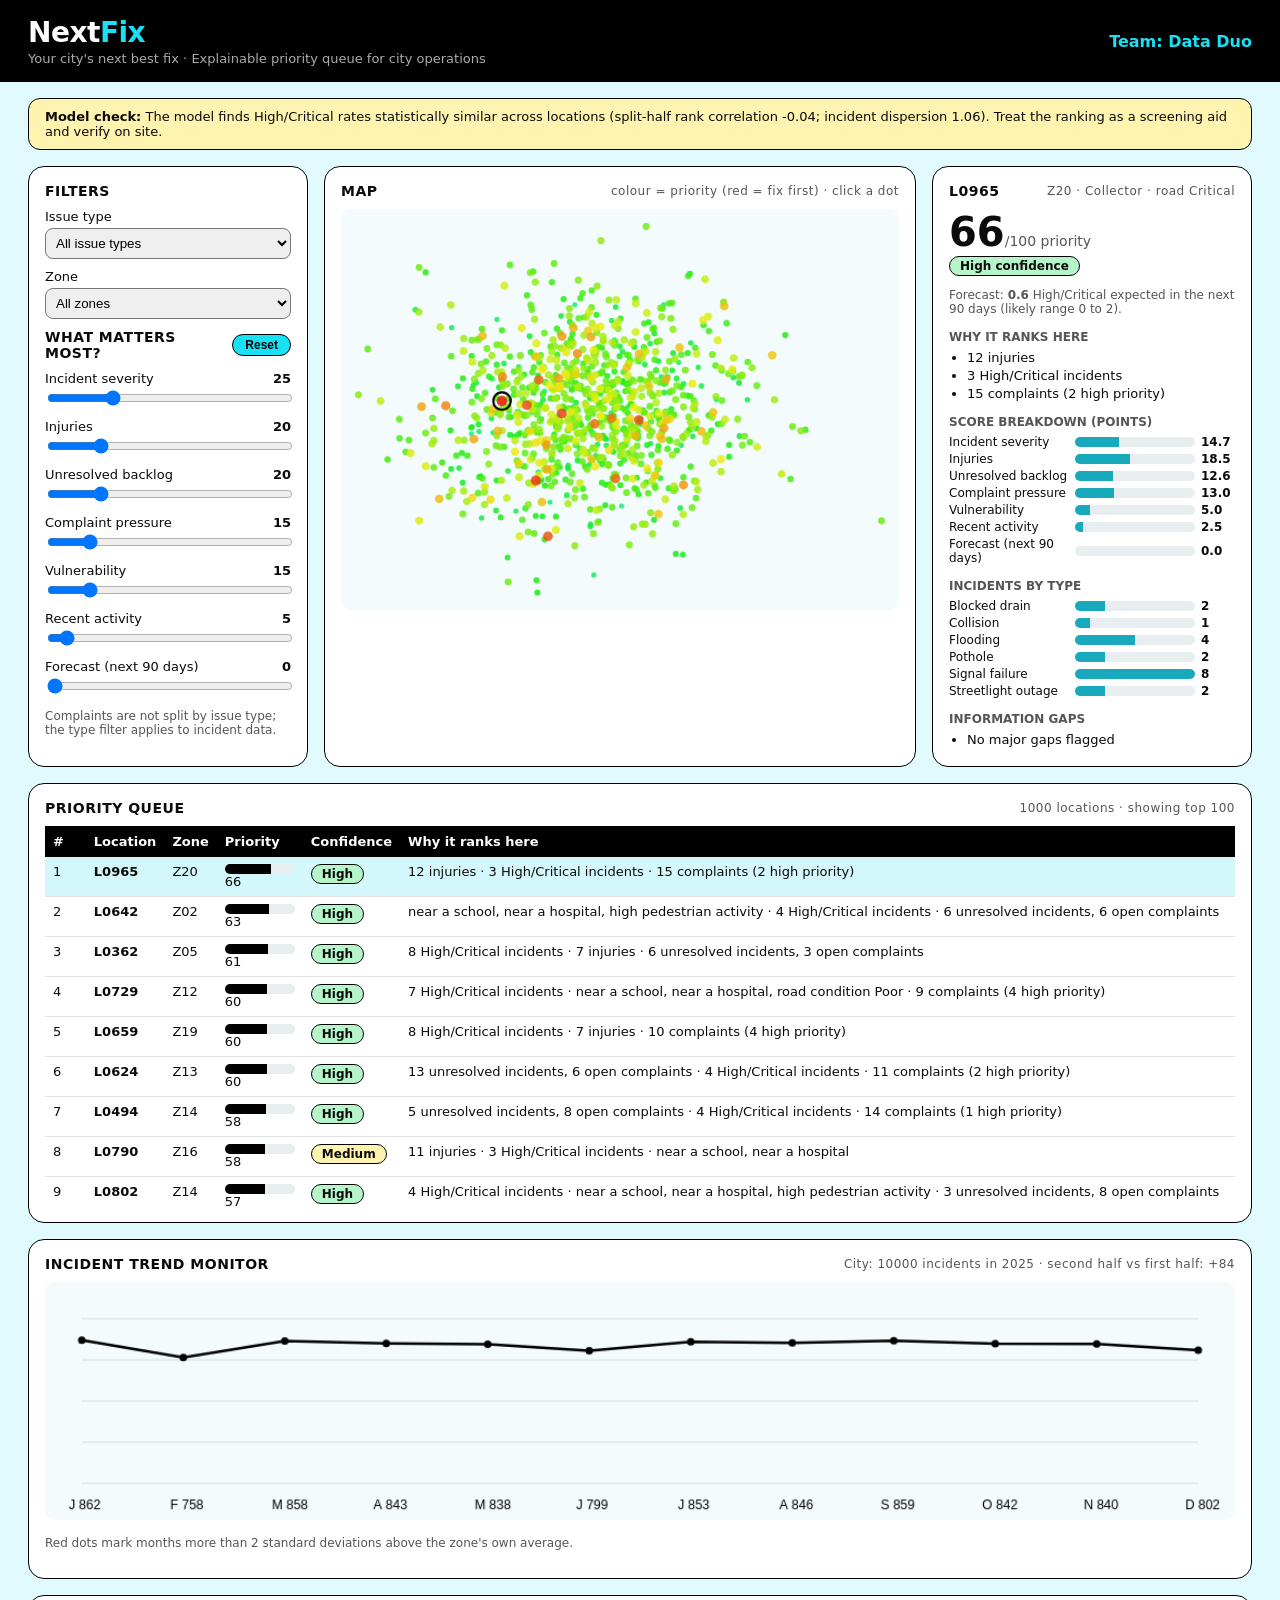
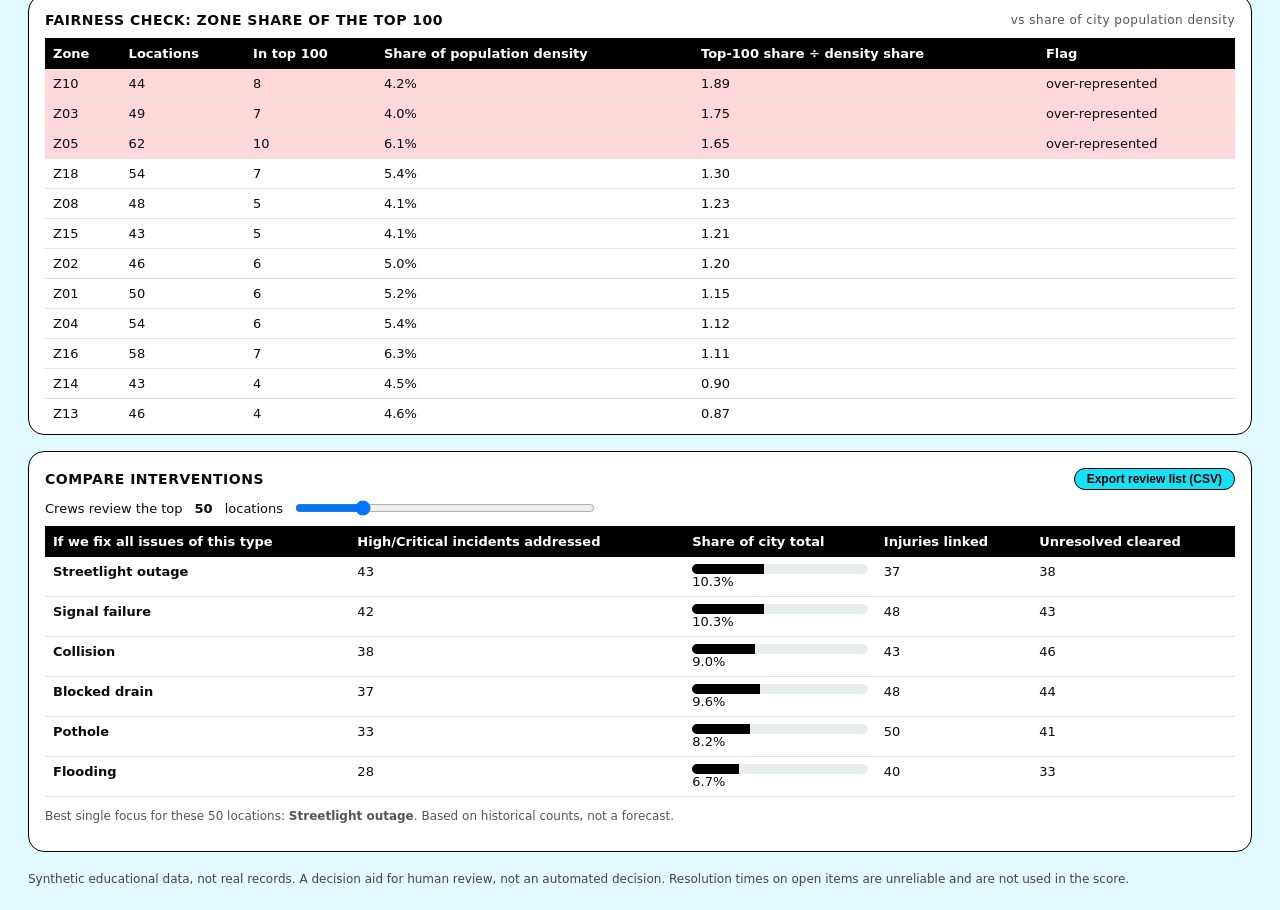
<file: index.html>
<!DOCTYPE html>
<html lang="en"><head><meta charset="utf-8"><meta name="viewport" content="width=device-width,initial-scale=1">
<title>NextFix – Where should we fix first?</title><link rel="stylesheet" href="style.css"></head><body>
<header><div><h1>Next<span>Fix</span></h1><p>Your city's next best fix · Explainable priority queue for city operations</p></div><div class="team">Team: Data Duo</div></header>
<main>
<section class="banner wide" id="banner"></section>
<section class="card"><h2>Filters</h2>
<label>Issue type<select id="type"></select></label><label>Zone<select id="zone"></select></label>
<h2>What matters most? <button id="reset">Reset</button></h2><div id="weights"></div>
<p class="note">Complaints are not split by issue type; the type filter applies to incident data.</p></section>
<section class="card"><h2>Map <small>colour = priority (red = fix first) · click a dot</small></h2><canvas id="map" width="640" height="460"></canvas></section>
<section class="card" id="detail"></section>
<section class="card wide"><h2>Priority queue <small id="count"></small></h2><div class="scroll"><table id="queue"><thead><tr><th>#</th><th>Location</th><th>Zone</th><th>Priority</th><th>Confidence</th><th>Why it ranks here</th></tr></thead><tbody></tbody></table></div></section>
<section class="card wide"><h2>Incident trend monitor <small id="trendnote"></small></h2><canvas id="trend" width="1100" height="220"></canvas><p class="note">Red dots mark months more than 2 standard deviations above the zone's own average.</p></section>
<section class="card wide"><h2>Fairness check: zone share of the top 100 <small>vs share of city population density</small></h2><div class="scroll"><table id="fair"></table></div></section>
<section class="card wide"><h2>Compare interventions <button id="export">Export review list (CSV)</button></h2><label class="row">Crews review the top <b id="nv">50</b> locations <input type="range" id="topn" min="10" max="200" value="50"></label><div id="sim"></div></section>
</main>
<footer>Synthetic educational data, not real records. A decision aid for human review, not an automated decision. Resolution times on open items are unreliable and are not used in the score.</footer>
<script src="data.js"></script><script src="app.js"></script></body></html>
</file>
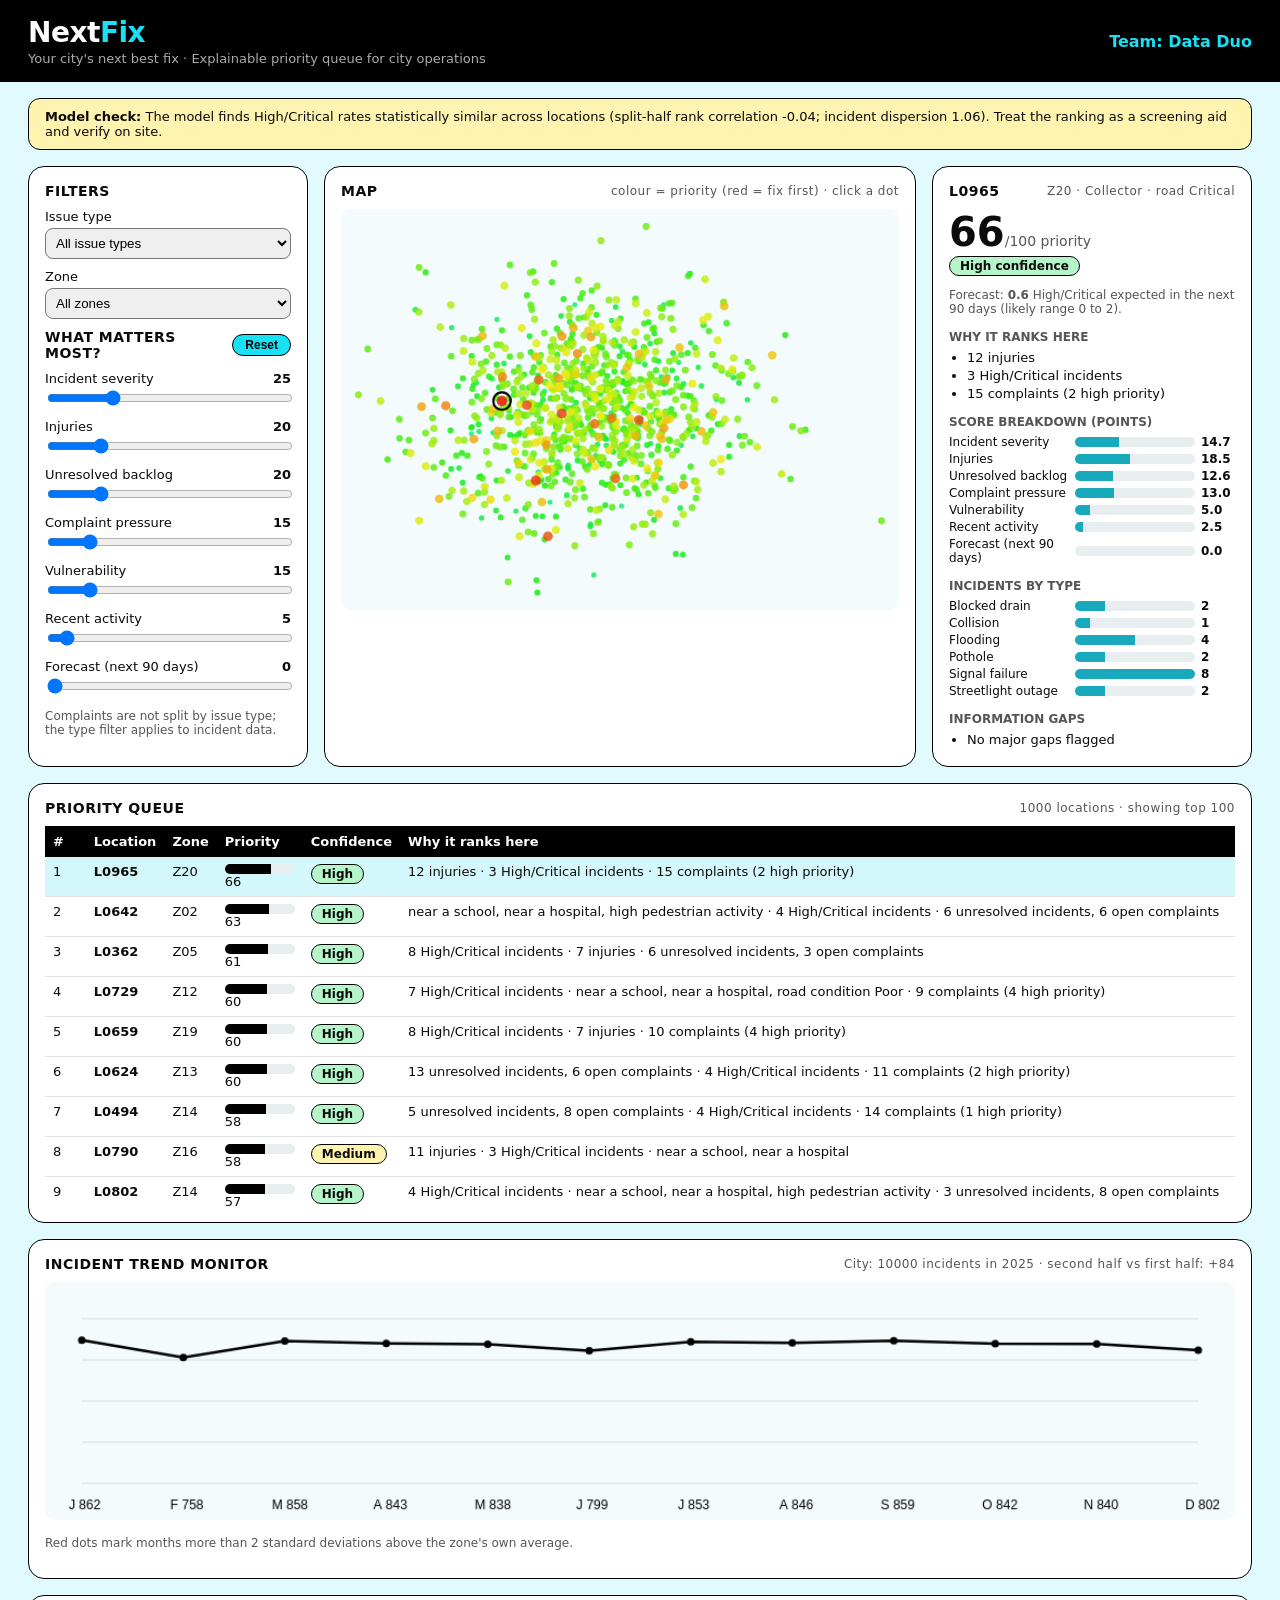
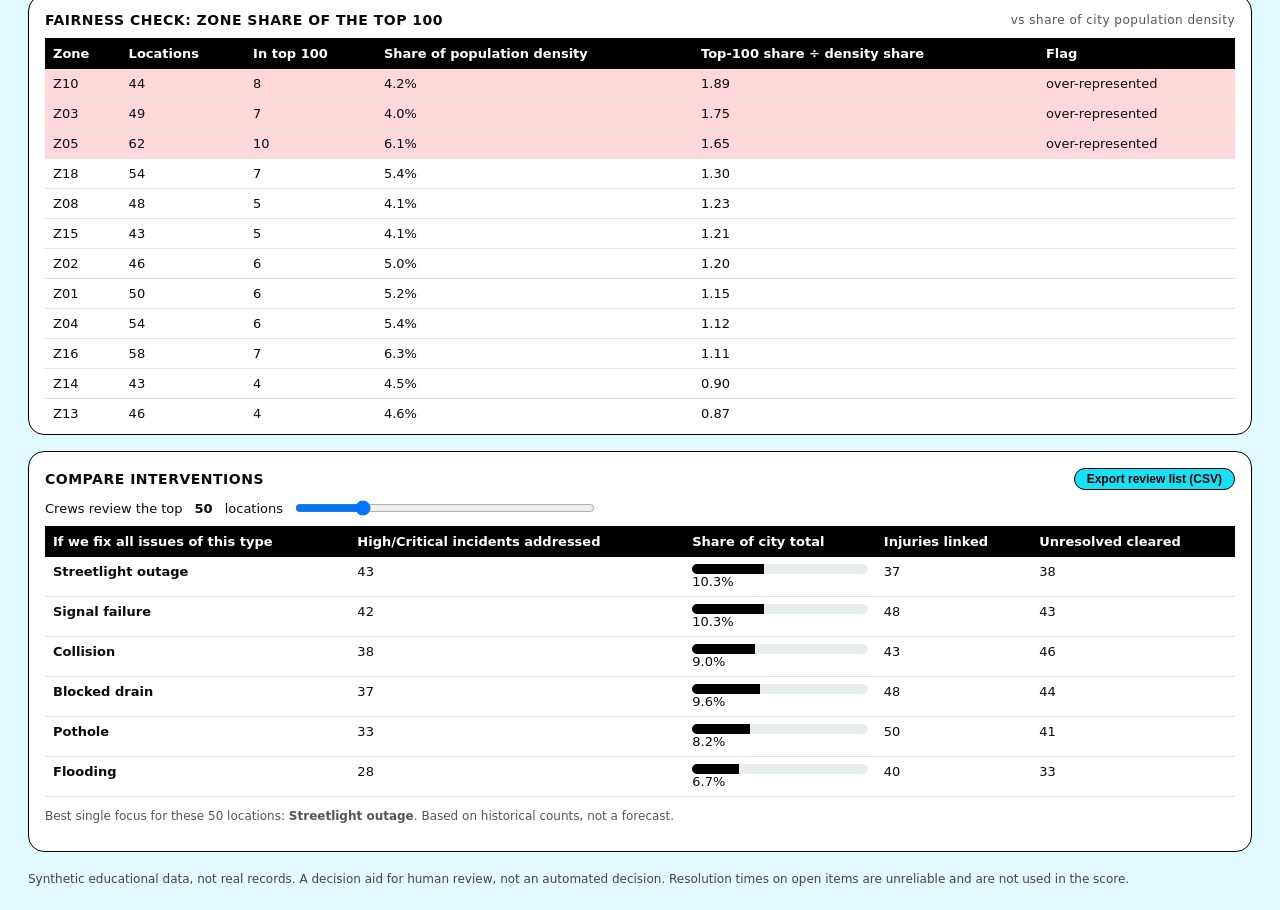
<file: NextFix_standalone.html>
<!DOCTYPE html>
<html lang="en"><head><meta charset="utf-8"><meta name="viewport" content="width=device-width,initial-scale=1">
<title>NextFix – Where should we fix first?</title><style>
*{box-sizing:border-box}body{margin:0;font-family:Inter,system-ui,sans-serif;background:#e0fafe;color:#0b0b0b}
header{background:#000;color:#fff;padding:16px 28px;display:flex;justify-content:space-between;align-items:center}
h1{margin:0;font-size:28px;font-weight:900;letter-spacing:-.5px}h1 span{color:#18e0f5}header p{margin:2px 0 0;color:#aaa;font-size:13px}.team{color:#18e0f5;font-weight:700}
main{display:grid;grid-template-columns:280px 1fr 320px;gap:16px;padding:16px 28px}
.card{background:#fff;border:1.5px solid #000;border-radius:16px;padding:16px}.wide{grid-column:1/-1}
h2{margin:0 0 10px;font-size:14px;text-transform:uppercase;letter-spacing:.5px;display:flex;justify-content:space-between;align-items:center}h2 small{font-weight:400;text-transform:none;color:#555;font-size:12px}
h3{margin:14px 0 6px;font-size:12px;text-transform:uppercase;color:#555}
label{display:block;font-size:13px;margin-bottom:10px}label output{float:right;font-weight:700}select,input[type=range]{width:100%;margin-top:4px}select{padding:6px;border-radius:8px}
label.row{display:flex;gap:12px;align-items:center}label.row input{max-width:300px;margin:0}
button{background:#18e0f5;border:1.5px solid #000;border-radius:999px;font-weight:700;padding:3px 12px;cursor:pointer}
canvas{width:100%;height:auto;border-radius:10px;background:#f4fbfc;cursor:pointer}.note{font-size:12px;color:#555}
.scroll{max-height:380px;overflow:auto}table{width:100%;border-collapse:collapse;font-size:13px}
th{position:sticky;top:0;background:#000;color:#fff;text-align:left;padding:8px}td{padding:7px 8px;border-bottom:1px solid #e3e3e3;vertical-align:top}
#queue tbody tr{cursor:pointer}#queue tbody tr:hover,#queue tr.sel{background:#d3f7fb}
.bar{background:#e8eef0;border-radius:6px;height:10px;min-width:70px;overflow:hidden}.bar i{display:block;height:100%;background:#000}
.b{display:grid;grid-template-columns:120px 1fr 34px;gap:6px;align-items:center;font-size:12px;margin:3px 0}.b .bar i{background:#18a9bd}
.big{font-size:40px;font-weight:900}.big span{font-size:14px;font-weight:400;color:#555}
.pill{display:inline-block;padding:2px 10px;border-radius:999px;font-size:12px;font-weight:700;border:1.5px solid #000}.High{background:#b6f5c9}.Medium{background:#fff3b0}.Low{background:#ffc9c9}
ul{margin:0;padding-left:18px;font-size:13px}li{margin:3px 0}footer{padding:4px 28px 24px;font-size:12px;color:#444}
@media(max-width:1000px){main{grid-template-columns:1fr}}
.banner{background:#fff3b0;border:1.5px solid #000;border-radius:12px;padding:10px 16px;font-size:13px}
#trend{background:#f4fbfc;cursor:default}.over{background:#ffd9d9}.under{background:#fff3b0}h2 button{font-size:12px}

</style></head><body>
<header><div><h1>Next<span>Fix</span></h1><p>Your city's next best fix · Explainable priority queue for city operations</p></div><div class="team">Team: Data Duo</div></header>
<main>
<section class="banner wide" id="banner"></section>
<section class="card"><h2>Filters</h2>
<label>Issue type<select id="type"></select></label><label>Zone<select id="zone"></select></label>
<h2>What matters most? <button id="reset">Reset</button></h2><div id="weights"></div>
<p class="note">Complaints are not split by issue type; the type filter applies to incident data.</p></section>
<section class="card"><h2>Map <small>colour = priority (red = fix first) · click a dot</small></h2><canvas id="map" width="640" height="460"></canvas></section>
<section class="card" id="detail"></section>
<section class="card wide"><h2>Priority queue <small id="count"></small></h2><div class="scroll"><table id="queue"><thead><tr><th>#</th><th>Location</th><th>Zone</th><th>Priority</th><th>Confidence</th><th>Why it ranks here</th></tr></thead><tbody></tbody></table></div></section>
<section class="card wide"><h2>Incident trend monitor <small id="trendnote"></small></h2><canvas id="trend" width="1100" height="220"></canvas><p class="note">Red dots mark months more than 2 standard deviations above the zone's own average.</p></section>
<section class="card wide"><h2>Fairness check: zone share of the top 100 <small>vs share of city population density</small></h2><div class="scroll"><table id="fair"></table></div></section>
<section class="card wide"><h2>Compare interventions <button id="export">Export review list (CSV)</button></h2><label class="row">Crews review the top <b id="nv">50</b> locations <input type="range" id="topn" min="10" max="200" value="50"></label><div id="sim"></div></section>
</main>
<footer>Synthetic educational data, not real records. A decision aid for human review, not an automated decision. Resolution times on open items are unreliable and are not used in the score.</footer>
<script>
const TYPES=["Blocked drain", "Collision", "Flooding", "Pothole", "Signal failure", "Streetlight outage"];
const META={"msg": "The model finds High/Critical rates statistically similar across locations (split-half rank correlation -0.04; incident dispersion 1.06). Treat the ranking as a screening aid and verify on site.", "fcw": 0};
const ZM={"Z01":[46,31,43,40,46,40,47,40,42,42,34,46],"Z02":[42,26,44,43,35,45,32,40,29,39,53,42],"Z03":[39,37,47,37,49,47,50,36,42,35,45,48],"Z04":[50,46,41,41,55,45,44,34,47,40,55,49],"Z05":[61,51,68,45,59,47,58,45,50,59,46,47],"Z06":[40,20,39,34,36,42,45,34,42,41,34,41],"Z07":[35,41,37,34,34,45,30,51,37,41,32,28],"Z08":[33,37,43,40,46,41,36,46,32,51,47,33],"Z09":[46,38,46,46,38,37,52,52,54,45,55,35],"Z10":[39,43,49,51,33,38,29,35,43,49,27,38],"Z11":[48,53,53,55,53,49,62,49,56,57,52,57],"Z12":[39,36,39,39,44,32,39,46,43,35,27,45],"Z13":[43,31,36,50,46,32,36,43,38,37,41,38],"Z14":[44,41,41,38,31,32,34,35,31,26,30,40],"Z15":[43,30,40,33,28,40,37,37,52,40,42,25],"Z16":[47,43,52,52,57,45,51,50,46,55,49,40],"Z17":[43,46,29,36,34,34,39,37,40,38,43,31],"Z18":[49,47,42,56,40,33,58,45,47,42,51,49],"Z19":[30,35,38,31,37,34,35,50,46,30,36,41],"Z20":[45,26,31,42,37,41,39,41,42,40,41,29],"ALL":[862,758,858,843,838,799,853,846,859,842,840,802]};
const DATA=[{"id":"L0001","z":"Z19","rt":"Residential","rc":"Good","pd":8597,"sc":0,"ho":0,"pa":"Medium","la":16.5164,"lo":80.46389,"t":[[2,1,1,0,5,1],[0,0,0,0,0,0],[2,1,1,2,5,0],[3,0,0,2,4,1],[2,1,0,0,9,1],[2,1,0,1,10,0]],"ni":11,"cn":10,"cw":14.0,"hp":5,"oc":4,"fc":0.605,"fl":0,"fh":2},{"id":"L0002","z":"Z14","rt":"Collector","rc":"Poor","pd":1343,"sc":0,"ho":1,"pa":"High","la":16.38439,"lo":80.42982,"t":[[0,0,0,0,0,0],[0,0,0,0,0,0],[1,0,0,1,2,0],[1,0,0,0,2,0],[3,1,0,1,7,0],[1,1,1,0,4,0]],"ni":6,"cn":13,"cw":13.5,"hp":2,"oc":3,"fc":0.605,"fl":0,"fh":2},{"id":"L0003","z":"Z17","rt":"Local","rc":"Poor","pd":14911,"sc":0,"ho":0,"pa":"Medium","la":16.62755,"lo":80.4409,"t":[[2,0,1,0,4,0],[5,2,3,1,17,1],[2,2,0,0,12,0],[2,1,0,0,6,1],[1,0,0,0,1,1],[1,0,0,0,1,0]],"ni":13,"cn":7,"cw":9.0,"hp":3,"oc":2,"fc":0.605,"fl":0,"fh":2},{"id":"L0004","z":"Z17","rt":"Arterial","rc":"Poor","pd":7235,"sc":1,"ho":0,"pa":"Low","la":16.28954,"lo":80.42675,"t":[[0,0,0,0,0,0],[0,0,0,0,0,0],[2,0,1,0,4,1],[1,1,1,1,8,1],[1,0,1,0,2,0],[0,0,0,0,0,0]],"ni":4,"cn":11,"cw":11.5,"hp":1,"oc":3,"fc":0.605,"fl":0,"fh":2},{"id":"L0005","z":"Z10","rt":"Residential","rc":"Poor","pd":5480,"sc":0,"ho":0,"pa":"Medium","la":16.2702,"lo":80.43971,"t":[[0,0,0,0,0,0],[3,2,1,0,9,0],[1,1,1,1,4,0],[2,0,0,0,3,0],[4,1,3,1,10,0],[0,0,0,0,0,0]],"ni":10,"cn":8,"cw":7.5,"hp":0,"oc":4,"fc":0.605,"fl":0,"fh":2},{"id":"L0006","z":"Z07","rt":"Collector","rc":"Poor","pd":20697,"sc":0,"ho":0,"pa":"High","la":16.64817,"lo":80.31427,"t":[[1,0,0,1,1,0],[3,0,1,1,5,2],[1,1,1,0,4,0],[2,0,0,1,3,0],[2,1,0,0,5,0],[1,0,0,0,1,0]],"ni":10,"cn":10,"cw":8.5,"hp":0,"oc":4,"fc":0.605,"fl":0,"fh":2},{"id":"L0007","z":"Z03","rt":"Local","rc":"Fair","pd":14887,"sc":0,"ho":0,"pa":"Medium","la":16.48227,"lo":80.52487,"t":[[1,0,1,1,2,1],[2,2,1,1,12,0],[0,0,0,0,0,0],[0,0,0,0,0,0],[1,0,1,0,2,0],[0,0,0,0,0,0]],"ni":4,"cn":1,"cw":1.0,"hp":0,"oc":1,"fc":0.605,"fl":0,"fh":2},{"id":"L0008","z":"Z14","rt":"Residential","rc":"Poor","pd":11841,"sc":1,"ho":0,"pa":"High","la":16.38163,"lo":80.54965,"t":[[1,0,0,0,1,0],[2,0,0,1,3,1],[0,0,0,0,0,0],[0,0,0,0,0,0],[4,0,1,1,6,0],[0,0,0,0,0,0]],"ni":7,"cn":9,"cw":7.5,"hp":0,"oc":5,"fc":0.605,"fl":0,"fh":2},{"id":"L0009","z":"Z08","rt":"Collector","rc":"Good","pd":11571,"sc":0,"ho":0,"pa":"Medium","la":16.45541,"lo":80.51133,"t":[[0,0,0,0,0,0],[0,0,0,0,0,0],[2,0,0,2,4,1],[6,1,2,2,12,1],[1,1,0,0,4,0],[1,0,0,0,1,0]],"ni":10,"cn":8,"cw":9.0,"hp":2,"oc":3,"fc":0.605,"fl":0,"fh":2},{"id":"L0010","z":"Z13","rt":"Local","rc":"Good","pd":14918,"sc":0,"ho":0,"pa":"Medium","la":16.42276,"lo":80.48431,"t":[[2,0,0,0,3,2],[2,0,1,0,2,0],[0,0,0,0,0,0],[1,0,0,0,1,0],[0,0,0,0,0,0],[2,0,1,1,3,1]],"ni":7,"cn":12,"cw":13.0,"hp":2,"oc":7,"fc":0.605,"fl":0,"fh":2},{"id":"L0011","z":"Z16","rt":"Collector","rc":"Poor","pd":1708,"sc":1,"ho":0,"pa":"High","la":16.37052,"lo":80.57552,"t":[[2,1,2,0,10,0],[1,1,0,1,4,0],[3,1,1,2,7,0],[0,0,0,0,0,0],[1,0,1,1,2,0],[1,0,0,0,1,1]],"ni":8,"cn":15,"cw":17.5,"hp":4,"oc":3,"fc":0.605,"fl":0,"fh":2},{"id":"L0012","z":"Z19","rt":"Arterial","rc":"Poor","pd":17914,"sc":0,"ho":0,"pa":"Medium","la":16.33347,"lo":80.493,"t":[[5,2,1,0,12,1],[3,2,2,0,10,1],[2,0,0,0,2,0],[2,1,0,0,5,0],[2,0,0,0,3,0],[0,0,0,0,0,0]],"ni":14,"cn":6,"cw":5.5,"hp":1,"oc":2,"fc":0.605,"fl":0,"fh":2},{"id":"L0013","z":"Z18","rt":"Local","rc":"Fair","pd":2054,"sc":0,"ho":0,"pa":"High","la":16.37777,"lo":80.51435,"t":[[1,0,1,0,1,0],[2,2,1,1,8,0],[0,0,0,0,0,0],[1,0,0,0,1,0],[5,1,0,3,11,0],[1,1,1,0,4,1]],"ni":10,"cn":9,"cw":10.0,"hp":2,"oc":4,"fc":0.605,"fl":0,"fh":2},{"id":"L0014","z":"Z04","rt":"Collector","rc":"Good","pd":12811,"sc":1,"ho":0,"pa":"Medium","la":16.35801,"lo":80.64339,"t":[[2,1,1,0,6,1],[2,1,2,0,10,1],[0,0,0,0,0,0],[2,1,1,1,10,1],[2,0,0,0,3,1],[0,0,0,0,0,0]],"ni":8,"cn":9,"cw":12.0,"hp":4,"oc":3,"fc":0.605,"fl":0,"fh":2},{"id":"L0015","z":"Z03","rt":"Local","rc":"Critical","pd":10660,"sc":0,"ho":0,"pa":"Medium","la":16.44557,"lo":80.55845,"t":[[1,0,1,0,1,0],[0,0,0,0,0,0],[1,0,0,0,2,0],[0,0,0,0,0,0],[2,0,1,0,3,1],[1,1,1,1,4,0]],"ni":5,"cn":9,"cw":7.5,"hp":1,"oc":3,"fc":0.605,"fl":0,"fh":2},{"id":"L0016","z":"Z08","rt":"Arterial","rc":"Fair","pd":5581,"sc":0,"ho":0,"pa":"Medium","la":16.4455,"lo":80.48734,"t":[[2,0,1,0,3,0],[2,0,0,1,3,1],[0,0,0,0,0,0],[1,1,0,1,8,0],[2,0,1,1,2,1],[1,0,1,0,2,0]],"ni":8,"cn":4,"cw":3.5,"hp":0,"oc":1,"fc":0.605,"fl":0,"fh":2},{"id":"L0017","z":"Z07","rt":"Local","rc":"Good","pd":16979,"sc":1,"ho":0,"pa":"High","la":16.38419,"lo":80.49441,"t":[[1,1,0,0,4,0],[3,0,0,1,5,0],[2,0,1,0,4,1],[0,0,0,0,0,0],[2,1,0,2,5,2],[2,0,1,0,4,1]],"ni":10,"cn":11,"cw":13.5,"hp":3,"oc":4,"fc":0.605,"fl":0,"fh":2},{"id":"L0018","z":"Z14","rt":"Local","rc":"Poor","pd":21670,"sc":0,"ho":0,"pa":"Medium","la":16.48238,"lo":80.52022,"t":[[0,0,0,0,0,0],[1,0,0,0,2,0],[0,0,0,0,0,0],[1,1,0,1,4,0],[2,1,0,2,6,0],[2,1,0,0,5,2]],"ni":6,"cn":10,"cw":8.0,"hp":0,"oc":4,"fc":0.605,"fl":0,"fh":2},{"id":"L0019","z":"Z20","rt":"Arterial","rc":"Poor","pd":7037,"sc":0,"ho":0,"pa":"Low","la":16.51138,"lo":80.49334,"t":[[1,0,0,1,2,0],[2,0,2,1,4,2],[1,1,1,0,4,1],[1,0,0,1,1,0],[0,0,0,0,0,0],[2,1,0,0,5,1]],"ni":7,"cn":5,"cw":6.0,"hp":2,"oc":4,"fc":0.605,"fl":0,"fh":2},{"id":"L0020","z":"Z11","rt":"Residential","rc":"Poor","pd":16183,"sc":0,"ho":0,"pa":"Medium","la":16.40541,"lo":80.29281,"t":[[1,1,0,1,4,1],[1,1,0,0,4,1],[3,0,0,0,3,2],[3,1,0,0,10,0],[1,0,1,1,2,1],[0,0,0,0,0,0]],"ni":9,"cn":7,"cw":7.0,"hp":1,"oc":3,"fc":0.605,"fl":0,"fh":2},{"id":"L0021","z":"Z04","rt":"Residential","rc":"Fair","pd":17256,"sc":0,"ho":0,"pa":"Low","la":16.46916,"lo":80.57555,"t":[[1,0,0,0,1,0],[3,1,1,0,7,1],[2,1,0,1,9,0],[2,0,1,1,3,1],[2,1,0,0,5,2],[1,0,1,0,2,0]],"ni":11,"cn":12,"cw":14.5,"hp":3,"oc":6,"fc":0.605,"fl":0,"fh":2},{"id":"L0022","z":"Z12","rt":"Collector","rc":"Fair","pd":16114,"sc":0,"ho":0,"pa":"Low","la":16.4867,"lo":80.53644,"t":[[2,0,1,0,2,0],[3,1,1,1,6,0],[0,0,0,0,0,0],[1,0,0,1,1,1],[1,0,1,0,1,0],[0,0,0,0,0,0]],"ni":7,"cn":10,"cw":9.0,"hp":1,"oc":4,"fc":0.605,"fl":0,"fh":2},{"id":"L0023","z":"Z17","rt":"Local","rc":"Good","pd":7210,"sc":0,"ho":0,"pa":"Low","la":16.36393,"lo":80.4764,"t":[[1,1,0,0,4,0],[1,0,0,0,1,0],[2,0,1,0,3,0],[1,0,0,0,1,0],[2,0,0,0,3,2],[1,0,1,0,2,0]],"ni":8,"cn":7,"cw":6.0,"hp":0,"oc":4,"fc":0.605,"fl":0,"fh":2},{"id":"L0024","z":"Z10","rt":"Highway","rc":"Poor","pd":11303,"sc":0,"ho":1,"pa":"Medium","la":16.41517,"lo":80.62205,"t":[[3,0,1,4,5,1],[2,1,0,0,5,1],[0,0,0,0,0,0],[2,0,0,0,2,1],[1,0,0,0,2,0],[6,4,3,2,19,2]],"ni":14,"cn":9,"cw":9.5,"hp":2,"oc":6,"fc":0.605,"fl":0,"fh":2},{"id":"L0025","z":"Z01","rt":"Local","rc":"Fair","pd":21921,"sc":0,"ho":0,"pa":"Low","la":16.45624,"lo":80.51277,"t":[[0,0,0,0,0,0],[0,0,0,0,0,0],[0,0,0,0,0,0],[1,1,0,0,4,0],[3,0,2,1,3,1],[0,0,0,0,0,0]],"ni":4,"cn":8,"cw":6.5,"hp":0,"oc":5,"fc":0.605,"fl":0,"fh":2},{"id":"L0026","z":"Z01","rt":"Local","rc":"Fair","pd":15418,"sc":0,"ho":0,"pa":"Medium","la":16.44048,"lo":80.50354,"t":[[2,0,0,1,3,0],[0,0,0,0,0,0],[0,0,0,0,0,0],[3,1,2,1,7,1],[0,0,0,0,0,0],[1,0,0,0,2,1]],"ni":6,"cn":10,"cw":14.0,"hp":4,"oc":4,"fc":0.605,"fl":0,"fh":2},{"id":"L0027","z":"Z20","rt":"Collector","rc":"Fair","pd":14399,"sc":0,"ho":0,"pa":"Medium","la":16.48448,"lo":80.37649,"t":[[0,0,0,0,0,0],[1,1,0,0,8,1],[1,0,0,0,2,0],[2,0,1,0,3,1],[1,0,0,0,2,0],[1,0,0,0,2,0]],"ni":6,"cn":4,"cw":5.0,"hp":1,"oc":4,"fc":0.605,"fl":0,"fh":2},{"id":"L0028","z":"Z14","rt":"Residential","rc":"Fair","pd":9406,"sc":0,"ho":0,"pa":"Low","la":16.45056,"lo":80.54247,"t":[[3,0,0,0,5,1],[1,0,0,0,2,0],[2,1,0,1,5,0],[1,1,0,0,8,0],[0,0,0,0,0,0],[0,0,0,0,0,0]],"ni":7,"cn":3,"cw":3.0,"hp":0,"oc":2,"fc":0.605,"fl":0,"fh":2},{"id":"L0029","z":"Z10","rt":"Arterial","rc":"Fair","pd":15658,"sc":0,"ho":0,"pa":"High","la":16.4623,"lo":80.46295,"t":[[4,1,1,2,9,3],[2,1,1,1,6,0],[1,0,1,0,1,0],[1,0,0,1,1,1],[2,0,1,0,3,1],[0,0,0,0,0,0]],"ni":10,"cn":9,"cw":8.5,"hp":0,"oc":5,"fc":0.605,"fl":0,"fh":2},{"id":"L0030","z":"Z12","rt":"Collector","rc":"Fair","pd":10834,"sc":0,"ho":0,"pa":"High","la":16.54536,"lo":80.46042,"t":[[1,0,1,1,2,0],[2,0,1,1,2,2],[0,0,0,0,0,0],[2,2,1,0,12,2],[2,1,0,0,6,0],[3,1,1,1,12,2]],"ni":10,"cn":6,"cw":6.0,"hp":1,"oc":3,"fc":0.605,"fl":0,"fh":2},{"id":"L0031","z":"Z02","rt":"Collector","rc":"Critical","pd":5760,"sc":0,"ho":0,"pa":"High","la":16.53371,"lo":80.46899,"t":[[0,0,0,0,0,0],[1,1,1,0,4,1],[2,0,0,0,3,0],[1,0,1,0,2,0],[2,1,1,1,6,2],[1,0,0,0,1,0]],"ni":7,"cn":9,"cw":11.5,"hp":3,"oc":4,"fc":0.605,"fl":0,"fh":2},{"id":"L0032","z":"Z11","rt":"Collector","rc":"Fair","pd":12501,"sc":1,"ho":0,"pa":"Medium","la":16.25382,"lo":80.54358,"t":[[1,0,0,0,2,0],[2,0,1,0,2,2],[1,1,0,0,4,1],[1,0,0,0,1,0],[0,0,0,0,0,0],[3,1,1,1,7,2]],"ni":8,"cn":8,"cw":10.5,"hp":3,"oc":5,"fc":0.605,"fl":0,"fh":2},{"id":"L0033","z":"Z20","rt":"Arterial","rc":"Poor","pd":23693,"sc":1,"ho":1,"pa":"Medium","la":16.53402,"lo":80.61535,"t":[[1,0,0,0,1,1],[1,1,1,0,4,0],[0,0,0,0,0,0],[0,0,0,0,0,0],[1,1,0,1,4,0],[2,0,0,0,4,0]],"ni":5,"cn":5,"cw":4.0,"hp":0,"oc":4,"fc":0.605,"fl":0,"fh":2},{"id":"L0034","z":"Z19","rt":"Collector","rc":"Poor","pd":16285,"sc":0,"ho":0,"pa":"Medium","la":16.40953,"lo":80.54547,"t":[[2,1,1,0,5,1],[1,0,0,1,2,0],[1,0,0,1,2,0],[2,1,2,0,6,1],[2,0,0,0,2,1],[2,1,1,0,9,1]],"ni":10,"cn":11,"cw":12.5,"hp":2,"oc":6,"fc":0.605,"fl":0,"fh":2},{"id":"L0035","z":"Z01","rt":"Highway","rc":"Good","pd":11275,"sc":1,"ho":0,"pa":"High","la":16.59069,"lo":80.57758,"t":[[0,0,0,0,0,0],[4,1,1,1,8,1],[1,0,0,0,2,0],[2,0,1,0,4,0],[1,0,0,0,1,0],[3,0,0,0,4,1]],"ni":11,"cn":12,"cw":10.5,"hp":1,"oc":3,"fc":0.605,"fl":0,"fh":2},{"id":"L0036","z":"Z10","rt":"Arterial","rc":"Poor","pd":14136,"sc":0,"ho":0,"pa":"Medium","la":16.43546,"lo":80.41446,"t":[[1,1,0,0,4,0],[1,0,1,0,1,0],[1,0,0,0,1,1],[2,1,0,1,9,1],[1,0,1,0,2,0],[2,1,1,0,6,0]],"ni":8,"cn":4,"cw":4.5,"hp":1,"oc":0,"fc":0.605,"fl":0,"fh":2},{"id":"L0037","z":"Z03","rt":"Collector","rc":"Good","pd":11313,"sc":0,"ho":0,"pa":"Low","la":16.46504,"lo":80.61022,"t":[[1,0,1,0,1,0],[1,0,1,0,1,0],[4,1,0,1,9,0],[2,0,0,0,3,0],[2,1,1,1,10,2],[2,0,1,0,3,0]],"ni":12,"cn":7,"cw":7.5,"hp":1,"oc":3,"fc":0.605,"fl":0,"fh":2},{"id":"L0038","z":"Z08","rt":"Collector","rc":"Fair","pd":9667,"sc":0,"ho":0,"pa":"Medium","la":16.49408,"lo":80.54198,"t":[[2,1,1,4,5,1],[2,1,0,1,5,1],[5,2,2,0,12,1],[1,0,0,0,2,0],[0,0,0,0,0,0],[2,0,1,1,3,0]],"ni":12,"cn":11,"cw":13.0,"hp":3,"oc":3,"fc":0.605,"fl":0,"fh":2},{"id":"L0039","z":"Z08","rt":"Local","rc":"Poor","pd":16125,"sc":0,"ho":0,"pa":"Medium","la":16.47467,"lo":80.48092,"t":[[1,0,0,0,2,0],[2,0,1,1,3,1],[2,0,0,2,2,1],[3,0,0,0,3,0],[1,0,0,0,2,1],[4,1,0,0,12,2]],"ni":13,"cn":5,"cw":5.0,"hp":1,"oc":3,"fc":0.605,"fl":0,"fh":2},{"id":"L0040","z":"Z11","rt":"Local","rc":"Fair","pd":21609,"sc":0,"ho":0,"pa":"High","la":16.43714,"lo":80.52643,"t":[[2,0,1,1,3,1],[1,1,0,0,4,0],[1,1,1,0,8,0],[1,1,1,0,4,0],[2,0,0,1,3,0],[1,0,0,0,1,1]],"ni":8,"cn":6,"cw":4.5,"hp":0,"oc":0,"fc":0.605,"fl":0,"fh":2},{"id":"L0041","z":"Z20","rt":"Collector","rc":"Poor","pd":19737,"sc":0,"ho":0,"pa":"High","la":16.4482,"lo":80.45155,"t":[[2,0,1,1,2,1],[2,1,1,1,5,0],[2,0,0,0,4,0],[0,0,0,0,0,0],[3,3,1,1,20,0],[1,0,0,1,1,0]],"ni":10,"cn":9,"cw":11.0,"hp":3,"oc":3,"fc":0.605,"fl":0,"fh":2},{"id":"L0042","z":"Z15","rt":"Residential","rc":"Poor","pd":19776,"sc":0,"ho":0,"pa":"Medium","la":16.39582,"lo":80.5628,"t":[[1,1,0,0,4,0],[0,0,0,0,0,0],[1,0,0,0,2,0],[2,0,0,1,4,0],[2,0,0,1,3,1],[1,0,0,1,2,0]],"ni":7,"cn":4,"cw":6.0,"hp":2,"oc":3,"fc":0.605,"fl":0,"fh":2},{"id":"L0043","z":"Z11","rt":"Collector","rc":"Fair","pd":4758,"sc":0,"ho":0,"pa":"Medium","la":16.48186,"lo":80.52613,"t":[[1,0,0,0,1,0],[1,1,0,0,4,1],[1,1,0,1,4,1],[2,0,0,0,2,1],[4,1,1,2,9,0],[1,0,0,0,1,0]],"ni":10,"cn":11,"cw":12.5,"hp":3,"oc":2,"fc":0.605,"fl":0,"fh":2},{"id":"L0044","z":"Z06","rt":"Arterial","rc":"Fair","pd":19010,"sc":1,"ho":0,"pa":"High","la":16.62171,"lo":80.50829,"t":[[1,0,0,0,1,0],[2,1,1,0,5,0],[2,0,1,0,3,2],[2,0,1,1,4,2],[1,1,0,0,4,0],[1,1,0,0,8,0]],"ni":9,"cn":7,"cw":8.5,"hp":2,"oc":2,"fc":0.605,"fl":0,"fh":2},{"id":"L0045","z":"Z18","rt":"Collector","rc":"Fair","pd":2221,"sc":1,"ho":0,"pa":"Low","la":16.68638,"lo":80.51257,"t":[[2,0,0,0,4,1],[2,1,1,0,5,0],[2,1,0,1,6,0],[2,2,0,0,8,0],[2,1,0,0,5,1],[2,1,0,1,6,0]],"ni":12,"cn":10,"cw":11.0,"hp":2,"oc":4,"fc":0.606,"fl":0,"fh":2},{"id":"L0046","z":"Z19","rt":"Arterial","rc":"Critical","pd":23111,"sc":0,"ho":0,"pa":"Medium","la":16.35473,"lo":80.70949,"t":[[4,2,3,1,15,2],[1,0,1,0,1,1],[0,0,0,0,0,0],[2,0,1,0,3,2],[2,1,0,0,5,0],[3,0,1,1,5,0]],"ni":12,"cn":8,"cw":11.0,"hp":3,"oc":3,"fc":0.605,"fl":0,"fh":2},{"id":"L0047","z":"Z01","rt":"Arterial","rc":"Fair","pd":12849,"sc":0,"ho":0,"pa":"Low","la":16.31856,"lo":80.58265,"t":[[3,2,1,1,10,0],[0,0,0,0,0,0],[1,0,0,1,2,1],[2,1,1,1,5,1],[2,1,0,0,5,1],[1,1,1,1,8,0]],"ni":9,"cn":14,"cw":15.0,"hp":3,"oc":5,"fc":0.605,"fl":0,"fh":2},{"id":"L0048","z":"Z01","rt":"Local","rc":"Poor","pd":3769,"sc":0,"ho":1,"pa":"Medium","la":16.54945,"lo":80.50153,"t":[[3,2,0,1,18,1],[2,0,0,0,3,1],[4,1,1,1,10,0],[2,2,1,1,8,0],[4,1,1,0,9,0],[1,1,0,0,4,1]],"ni":16,"cn":10,"cw":11.5,"hp":2,"oc":7,"fc":0.606,"fl":0,"fh":2},{"id":"L0049","z":"Z11","rt":"Residential","rc":"Fair","pd":12553,"sc":0,"ho":0,"pa":"Medium","la":16.36415,"lo":80.46759,"t":[[2,1,1,0,5,0],[0,0,0,0,0,0],[3,1,2,1,7,0],[1,0,0,1,2,0],[2,0,0,0,3,0],[1,0,0,0,1,0]],"ni":9,"cn":6,"cw":6.0,"hp":1,"oc":4,"fc":0.605,"fl":0,"fh":2},{"id":"L0050","z":"Z14","rt":"Local","rc":"Poor","pd":8350,"sc":1,"ho":0,"pa":"Medium","la":16.5223,"lo":80.53289,"t":[[3,0,0,0,4,0],[0,0,0,0,0,0],[1,0,0,0,1,0],[0,0,0,0,0,0],[1,0,0,0,1,0],[0,0,0,0,0,0]],"ni":5,"cn":9,"cw":11.0,"hp":2,"oc":5,"fc":0.605,"fl":0,"fh":2},{"id":"L0051","z":"Z09","rt":"Highway","rc":"Fair","pd":10572,"sc":0,"ho":1,"pa":"High","la":16.42021,"lo":80.46626,"t":[[1,0,1,0,2,0],[1,0,0,0,2,1],[1,0,0,0,2,0],[3,1,0,0,8,1],[0,0,0,0,0,0],[1,1,0,1,4,0]],"ni":7,"cn":9,"cw":11.0,"hp":3,"oc":1,"fc":0.605,"fl":0,"fh":2},{"id":"L0052","z":"Z12","rt":"Local","rc":"Poor","pd":14920,"sc":1,"ho":0,"pa":"High","la":16.52303,"lo":80.39366,"t":[[2,1,1,0,6,1],[2,1,2,0,6,0],[1,1,0,1,4,0],[0,0,0,0,0,0],[3,1,0,3,12,2],[0,0,0,0,0,0]],"ni":8,"cn":6,"cw":5.0,"hp":0,"oc":1,"fc":0.605,"fl":0,"fh":2},{"id":"L0053","z":"Z17","rt":"Collector","rc":"Poor","pd":12978,"sc":0,"ho":0,"pa":"Medium","la":16.49862,"lo":80.47906,"t":[[2,0,1,2,3,1],[2,1,0,1,5,0],[0,0,0,0,0,0],[2,0,0,0,3,0],[2,0,0,0,3,1],[0,0,0,0,0,0]],"ni":8,"cn":6,"cw":5.5,"hp":1,"oc":4,"fc":0.605,"fl":0,"fh":2},{"id":"L0054","z":"Z13","rt":"Local","rc":"Poor","pd":14972,"sc":0,"ho":0,"pa":"Medium","la":16.60185,"lo":80.52141,"t":[[1,0,1,1,1,0],[5,1,2,1,9,1],[3,2,1,0,14,1],[2,1,1,0,6,0],[2,0,0,0,4,0],[1,1,0,1,8,0]],"ni":14,"cn":4,"cw":3.5,"hp":0,"oc":2,"fc":0.605,"fl":0,"fh":2},{"id":"L0055","z":"Z19","rt":"Collector","rc":"Good","pd":20731,"sc":0,"ho":0,"pa":"High","la":16.50925,"lo":80.51604,"t":[[2,2,0,1,8,1],[1,0,0,0,2,0],[3,0,0,0,5,1],[0,0,0,0,0,0],[0,0,0,0,0,0],[1,0,0,0,2,0]],"ni":7,"cn":5,"cw":5.0,"hp":1,"oc":2,"fc":0.605,"fl":0,"fh":2},{"id":"L0056","z":"Z20","rt":"Collector","rc":"Poor","pd":6738,"sc":0,"ho":0,"pa":"Low","la":16.49488,"lo":80.44408,"t":[[0,0,0,0,0,0],[1,0,1,0,1,0],[0,0,0,0,0,0],[0,0,0,0,0,0],[2,1,1,0,9,1],[2,1,0,0,6,0]],"ni":5,"cn":9,"cw":11.0,"hp":3,"oc":2,"fc":0.605,"fl":0,"fh":2},{"id":"L0057","z":"Z02","rt":"Arterial","rc":"Poor","pd":23941,"sc":1,"ho":0,"pa":"High","la":16.4796,"lo":80.43709,"t":[[2,2,1,0,8,1],[1,0,0,0,2,0],[1,1,0,0,8,1],[0,0,0,0,0,0],[3,0,1,0,5,0],[2,0,0,1,3,0]],"ni":9,"cn":9,"cw":11.5,"hp":3,"oc":3,"fc":0.605,"fl":0,"fh":2},{"id":"L0058","z":"Z17","rt":"Local","rc":"Poor","pd":8720,"sc":0,"ho":0,"pa":"Medium","la":16.54027,"lo":80.47543,"t":[[2,0,0,1,2,0],[0,0,0,0,0,0],[2,0,1,1,4,1],[1,0,1,0,2,1],[0,0,0,0,0,0],[1,1,0,0,4,0]],"ni":6,"cn":11,"cw":12.5,"hp":3,"oc":7,"fc":0.605,"fl":0,"fh":2},{"id":"L0059","z":"Z14","rt":"Local","rc":"Fair","pd":12163,"sc":1,"ho":0,"pa":"Medium","la":16.49467,"lo":80.4994,"t":[[0,0,0,0,0,0],[3,1,0,0,7,0],[1,0,1,0,1,1],[1,1,1,0,4,0],[1,0,0,0,1,0],[2,1,0,4,10,0]],"ni":8,"cn":8,"cw":8.0,"hp":1,"oc":4,"fc":0.605,"fl":0,"fh":2},{"id":"L0060","z":"Z09","rt":"Local","rc":"Poor","pd":22974,"sc":0,"ho":0,"pa":"Medium","la":16.39485,"lo":80.39816,"t":[[1,0,1,0,1,1],[0,0,0,0,0,0],[0,0,0,0,0,0],[2,1,0,0,5,1],[1,1,1,0,4,0],[3,2,1,0,13,0]],"ni":7,"cn":11,"cw":12.0,"hp":3,"oc":4,"fc":0.605,"fl":0,"fh":2},{"id":"L0061","z":"Z15","rt":"Local","rc":"Poor","pd":20122,"sc":0,"ho":0,"pa":"Low","la":16.28838,"lo":80.81863,"t":[[1,0,0,0,1,0],[4,3,1,0,14,1],[2,0,1,1,2,0],[6,2,4,0,17,1],[2,0,0,0,2,0],[2,0,0,1,2,0]],"ni":17,"cn":7,"cw":6.5,"hp":0,"oc":0,"fc":0.605,"fl":0,"fh":2},{"id":"L0062","z":"Z04","rt":"Collector","rc":"Poor","pd":22788,"sc":0,"ho":1,"pa":"Low","la":16.44997,"lo":80.60263,"t":[[1,0,1,1,2,1],[1,0,0,0,1,0],[1,1,1,1,4,0],[1,1,0,0,4,0],[2,0,1,1,3,2],[0,0,0,0,0,0]],"ni":6,"cn":9,"cw":9.0,"hp":2,"oc":7,"fc":0.605,"fl":0,"fh":2},{"id":"L0063","z":"Z17","rt":"Local","rc":"Fair","pd":7299,"sc":0,"ho":0,"pa":"High","la":16.4228,"lo":80.51343,"t":[[4,1,0,0,8,2],[1,0,0,0,1,0],[2,0,0,0,2,0],[2,1,1,1,5,0],[3,2,2,2,9,1],[1,1,0,0,4,0]],"ni":13,"cn":10,"cw":9.5,"hp":2,"oc":4,"fc":0.605,"fl":0,"fh":2},{"id":"L0064","z":"Z10","rt":"Residential","rc":"Poor","pd":14521,"sc":1,"ho":0,"pa":"Low","la":16.59141,"lo":80.50226,"t":[[2,2,1,0,8,1],[2,0,0,0,2,1],[0,0,0,0,0,0],[2,0,0,2,4,0],[0,0,0,0,0,0],[1,0,0,1,1,0]],"ni":7,"cn":9,"cw":8.5,"hp":1,"oc":6,"fc":0.605,"fl":0,"fh":2},{"id":"L0065","z":"Z12","rt":"Local","rc":"Fair","pd":2400,"sc":0,"ho":0,"pa":"Low","la":16.30271,"lo":80.39814,"t":[[1,1,0,0,4,0],[1,0,0,0,2,1],[2,0,1,0,2,0],[2,0,1,0,2,1],[0,0,0,0,0,0],[1,0,0,0,1,0]],"ni":7,"cn":10,"cw":12.5,"hp":3,"oc":4,"fc":0.605,"fl":0,"fh":2},{"id":"L0066","z":"Z16","rt":"Residential","rc":"Good","pd":2975,"sc":0,"ho":0,"pa":"Medium","la":16.36554,"lo":80.42932,"t":[[3,1,0,0,10,2],[2,0,1,0,3,0],[1,0,1,0,2,0],[1,1,0,0,8,0],[3,0,2,0,5,1],[1,1,0,0,4,0]],"ni":11,"cn":7,"cw":8.0,"hp":1,"oc":4,"fc":0.605,"fl":0,"fh":2},{"id":"L0067","z":"Z20","rt":"Arterial","rc":"Fair","pd":2937,"sc":0,"ho":1,"pa":"Medium","la":16.46516,"lo":80.55691,"t":[[4,0,2,0,5,0],[3,1,1,1,7,0],[3,1,1,1,11,3],[0,0,0,0,0,0],[2,1,1,0,5,0],[2,0,1,1,3,2]],"ni":14,"cn":5,"cw":7.0,"hp":2,"oc":1,"fc":0.605,"fl":0,"fh":2},{"id":"L0068","z":"Z17","rt":"Local","rc":"Good","pd":1689,"sc":0,"ho":0,"pa":"Low","la":16.41031,"lo":80.53998,"t":[[2,0,2,0,3,0],[4,2,1,2,11,3],[1,0,1,0,2,0],[1,0,0,0,2,1],[0,0,0,0,0,0],[0,0,0,0,0,0]],"ni":8,"cn":8,"cw":7.0,"hp":1,"oc":1,"fc":0.605,"fl":0,"fh":2},{"id":"L0069","z":"Z10","rt":"Residential","rc":"Fair","pd":21220,"sc":0,"ho":0,"pa":"Low","la":16.49965,"lo":80.53736,"t":[[0,0,0,0,0,0],[3,1,1,0,6,1],[1,0,0,0,1,0],[3,1,1,0,8,1],[2,0,1,1,3,1],[3,1,1,1,6,0]],"ni":12,"cn":7,"cw":6.5,"hp":1,"oc":3,"fc":0.605,"fl":0,"fh":2},{"id":"L0070","z":"Z08","rt":"Residential","rc":"Poor","pd":10943,"sc":1,"ho":0,"pa":"Low","la":16.33932,"lo":80.5178,"t":[[0,0,0,0,0,0],[0,0,0,0,0,0],[3,1,1,0,10,2],[1,0,0,0,1,0],[2,1,0,1,6,2],[0,0,0,0,0,0]],"ni":6,"cn":6,"cw":6.0,"hp":1,"oc":3,"fc":0.605,"fl":0,"fh":2},{"id":"L0071","z":"Z09","rt":"Residential","rc":"Poor","pd":19830,"sc":0,"ho":0,"pa":"Low","la":16.56669,"lo":80.48107,"t":[[2,0,1,0,4,1],[2,0,1,1,4,0],[3,1,3,0,6,2],[1,0,1,2,1,0],[3,2,1,1,9,0],[1,0,0,0,1,0]],"ni":12,"cn":5,"cw":6.0,"hp":1,"oc":1,"fc":0.605,"fl":0,"fh":2},{"id":"L0072","z":"Z13","rt":"Residential","rc":"Critical","pd":22459,"sc":0,"ho":1,"pa":"Medium","la":16.50489,"lo":80.64333,"t":[[3,0,2,0,4,0],[2,2,0,1,8,1],[2,0,0,0,3,0],[3,1,2,0,8,2],[1,0,0,0,2,0],[2,0,2,0,3,1]],"ni":13,"cn":10,"cw":12.0,"hp":2,"oc":1,"fc":0.605,"fl":0,"fh":2},{"id":"L0073","z":"Z10","rt":"Local","rc":"Critical","pd":12855,"sc":0,"ho":0,"pa":"High","la":16.55091,"lo":80.38342,"t":[[1,0,0,1,2,0],[3,0,2,0,5,1],[3,2,1,1,10,1],[2,1,2,1,5,1],[3,1,0,0,7,1],[0,0,0,0,0,0]],"ni":12,"cn":14,"cw":18.5,"hp":5,"oc":5,"fc":0.605,"fl":0,"fh":2},{"id":"L0074","z":"Z17","rt":"Collector","rc":"Poor","pd":12525,"sc":0,"ho":1,"pa":"Low","la":16.46161,"lo":80.47469,"t":[[1,0,0,0,1,1],[0,0,0,0,0,0],[3,1,1,0,10,3],[0,0,0,0,0,0],[2,0,1,1,2,0],[5,0,0,0,7,1]],"ni":11,"cn":14,"cw":14.0,"hp":2,"oc":7,"fc":0.605,"fl":0,"fh":2},{"id":"L0075","z":"Z01","rt":"Residential","rc":"Critical","pd":4098,"sc":1,"ho":0,"pa":"High","la":16.43569,"lo":80.6084,"t":[[3,1,1,1,6,0],[2,1,0,0,10,0],[1,0,1,0,1,0],[0,0,0,0,0,0],[3,1,1,1,7,0],[2,0,0,0,3,0]],"ni":11,"cn":8,"cw":7.5,"hp":1,"oc":1,"fc":0.605,"fl":0,"fh":2},{"id":"L0076","z":"Z13","rt":"Local","rc":"Fair","pd":4133,"sc":0,"ho":0,"pa":"Medium","la":16.50286,"lo":80.47919,"t":[[0,0,0,0,0,0],[2,0,1,1,3,0],[0,0,0,0,0,0],[2,0,1,0,4,0],[3,0,0,1,3,0],[2,1,1,0,6,0]],"ni":9,"cn":8,"cw":7.5,"hp":0,"oc":4,"fc":0.605,"fl":0,"fh":2},{"id":"L0077","z":"Z14","rt":"Arterial","rc":"Good","pd":10662,"sc":1,"ho":0,"pa":"Medium","la":16.56065,"lo":80.56903,"t":[[1,0,1,0,1,1],[0,0,0,0,0,0],[1,0,0,0,2,0],[2,0,0,0,2,0],[1,1,0,0,8,1],[6,1,2,1,10,2]],"ni":11,"cn":6,"cw":5.0,"hp":0,"oc":3,"fc":0.605,"fl":0,"fh":2},{"id":"L0078","z":"Z15","rt":"Residential","rc":"Poor","pd":7233,"sc":1,"ho":0,"pa":"Low","la":16.52112,"lo":80.51853,"t":[[2,0,0,0,3,0],[0,0,0,0,0,0],[1,1,1,0,4,1],[4,1,1,2,9,1],[2,0,1,0,3,2],[4,0,0,0,5,1]],"ni":13,"cn":6,"cw":8.0,"hp":2,"oc":2,"fc":0.605,"fl":0,"fh":2},{"id":"L0079","z":"Z11","rt":"Local","rc":"Fair","pd":22202,"sc":0,"ho":0,"pa":"Medium","la":16.39613,"lo":80.52677,"t":[[4,0,1,1,6,0],[0,0,0,0,0,0],[2,0,0,1,2,0],[3,1,2,2,8,0],[2,0,0,2,3,1],[4,0,1,1,7,3]],"ni":15,"cn":4,"cw":3.5,"hp":0,"oc":2,"fc":0.605,"fl":0,"fh":2},{"id":"L0080","z":"Z03","rt":"Local","rc":"Good","pd":23450,"sc":0,"ho":1,"pa":"Medium","la":16.54883,"lo":80.56281,"t":[[3,2,1,1,10,1],[3,0,0,1,5,2],[0,0,0,0,0,0],[1,1,0,0,4,1],[1,1,1,0,4,0],[2,1,2,0,6,1]],"ni":10,"cn":3,"cw":4.0,"hp":1,"oc":1,"fc":0.605,"fl":0,"fh":2},{"id":"L0081","z":"Z15","rt":"Residential","rc":"Good","pd":1518,"sc":0,"ho":0,"pa":"Low","la":16.39312,"lo":80.68287,"t":[[4,1,3,1,9,0],[2,1,1,1,5,1],[3,1,0,1,8,0],[1,1,0,0,4,1],[4,1,1,0,13,1],[1,0,0,0,1,0]],"ni":15,"cn":9,"cw":12.0,"hp":4,"oc":6,"fc":0.605,"fl":0,"fh":2},{"id":"L0082","z":"Z19","rt":"Residential","rc":"Fair","pd":16917,"sc":0,"ho":1,"pa":"High","la":16.40752,"lo":80.60185,"t":[[1,0,1,1,2,0],[0,0,0,0,0,0],[5,2,0,3,20,1],[0,0,0,0,0,0],[0,0,0,0,0,0],[1,0,1,1,1,1]],"ni":7,"cn":8,"cw":6.0,"hp":0,"oc":3,"fc":0.605,"fl":0,"fh":2},{"id":"L0083","z":"Z03","rt":"Residential","rc":"Fair","pd":13281,"sc":0,"ho":0,"pa":"Low","la":16.5166,"lo":80.55203,"t":[[1,1,0,0,8,1],[0,0,0,0,0,0],[3,0,1,1,5,0],[1,1,1,0,4,1],[3,0,0,1,4,2],[6,1,2,1,12,2]],"ni":14,"cn":7,"cw":7.5,"hp":1,"oc":3,"fc":0.605,"fl":0,"fh":2},{"id":"L0084","z":"Z15","rt":"Arterial","rc":"Good","pd":15953,"sc":1,"ho":0,"pa":"Low","la":16.51982,"lo":80.55736,"t":[[0,0,0,0,0,0],[0,0,0,0,0,0],[4,1,3,2,9,1],[1,0,0,0,2,0],[4,0,1,2,7,2],[3,0,1,0,4,2]],"ni":12,"cn":6,"cw":7.5,"hp":2,"oc":3,"fc":0.605,"fl":0,"fh":2},{"id":"L0085","z":"Z08","rt":"Collector","rc":"Poor","pd":10284,"sc":0,"ho":0,"pa":"High","la":16.36209,"lo":80.45848,"t":[[4,0,2,1,7,2],[3,0,0,1,5,1],[3,1,0,1,6,1],[2,0,0,3,4,1],[2,1,0,2,10,0],[1,1,0,0,4,1]],"ni":15,"cn":5,"cw":5.0,"hp":0,"oc":2,"fc":0.605,"fl":0,"fh":2},{"id":"L0086","z":"Z16","rt":"Local","rc":"Good","pd":17794,"sc":0,"ho":0,"pa":"High","la":16.33654,"lo":80.38586,"t":[[3,1,2,1,7,0],[1,1,0,0,8,1],[5,2,3,0,18,1],[1,1,0,0,8,0],[6,1,2,0,12,1],[0,0,0,0,0,0]],"ni":16,"cn":7,"cw":7.0,"hp":1,"oc":1,"fc":0.606,"fl":0,"fh":2},{"id":"L0087","z":"Z06","rt":"Arterial","rc":"Fair","pd":6903,"sc":0,"ho":0,"pa":"Medium","la":16.52163,"lo":80.41318,"t":[[2,0,1,1,3,0],[1,0,0,1,2,0],[4,0,0,0,4,0],[3,0,1,2,4,0],[0,0,0,0,0,0],[2,1,1,0,5,0]],"ni":12,"cn":7,"cw":7.0,"hp":1,"oc":4,"fc":0.605,"fl":0,"fh":2},{"id":"L0088","z":"Z12","rt":"Local","rc":"Good","pd":24794,"sc":0,"ho":0,"pa":"Medium","la":16.50995,"lo":80.39895,"t":[[1,0,0,0,1,0],[2,0,2,0,4,0],[0,0,0,0,0,0],[3,1,0,0,8,1],[0,0,0,0,0,0],[1,1,1,1,8,0]],"ni":7,"cn":5,"cw":7.5,"hp":3,"oc":2,"fc":0.605,"fl":0,"fh":2},{"id":"L0089","z":"Z08","rt":"Local","rc":"Fair","pd":22586,"sc":0,"ho":0,"pa":"High","la":16.51172,"lo":80.40679,"t":[[0,0,0,0,0,0],[3,0,1,0,3,1],[1,0,0,0,1,0],[3,2,0,1,10,1],[0,0,0,0,0,0],[0,0,0,0,0,0]],"ni":7,"cn":4,"cw":5.0,"hp":1,"oc":0,"fc":0.605,"fl":0,"fh":2},{"id":"L0090","z":"Z15","rt":"Arterial","rc":"Fair","pd":24562,"sc":0,"ho":0,"pa":"High","la":16.41471,"lo":80.54477,"t":[[3,0,0,0,5,0],[1,0,0,0,1,1],[2,1,1,1,5,0],[1,0,0,0,1,0],[1,0,0,0,2,0],[3,2,0,0,10,1]],"ni":11,"cn":7,"cw":8.5,"hp":2,"oc":2,"fc":0.605,"fl":0,"fh":2},{"id":"L0091","z":"Z15","rt":"Residential","rc":"Good","pd":23073,"sc":0,"ho":0,"pa":"Medium","la":16.36177,"lo":80.34919,"t":[[2,0,0,0,2,0],[1,0,0,2,2,0],[0,0,0,0,0,0],[3,0,0,0,6,1],[2,0,0,1,4,1],[0,0,0,0,0,0]],"ni":8,"cn":7,"cw":6.0,"hp":1,"oc":2,"fc":0.605,"fl":0,"fh":2},{"id":"L0092","z":"Z19","rt":"Local","rc":"Fair","pd":4280,"sc":0,"ho":1,"pa":"Low","la":16.53773,"lo":80.5274,"t":[[4,1,2,0,8,0],[3,1,2,1,8,0],[0,0,0,0,0,0],[3,0,0,0,5,0],[2,0,0,1,2,0],[2,0,0,0,3,0]],"ni":14,"cn":8,"cw":10.5,"hp":3,"oc":4,"fc":0.605,"fl":0,"fh":2},{"id":"L0093","z":"Z04","rt":"Collector","rc":"Poor","pd":14794,"sc":1,"ho":0,"pa":"Medium","la":16.48708,"lo":80.5311,"t":[[2,2,0,1,8,1],[1,0,1,0,1,0],[2,1,1,2,6,1],[1,0,0,1,1,0],[1,1,0,0,8,0],[3,0,0,0,4,0]],"ni":10,"cn":8,"cw":9.5,"hp":2,"oc":3,"fc":0.605,"fl":0,"fh":2},{"id":"L0094","z":"Z11","rt":"Arterial","rc":"Fair","pd":17324,"sc":0,"ho":0,"pa":"Low","la":16.51303,"lo":80.5067,"t":[[0,0,0,0,0,0],[2,0,1,0,3,0],[1,0,0,0,2,1],[4,1,1,0,8,1],[3,2,1,2,10,1],[3,0,2,1,5,3]],"ni":13,"cn":10,"cw":12.0,"hp":3,"oc":2,"fc":0.605,"fl":0,"fh":2},{"id":"L0095","z":"Z09","rt":"Local","rc":"Poor","pd":1699,"sc":1,"ho":1,"pa":"Low","la":16.50601,"lo":80.46531,"t":[[3,1,1,0,8,0],[3,1,0,0,6,1],[1,0,0,0,1,1],[3,1,2,0,7,1],[2,0,0,1,3,1],[0,0,0,0,0,0]],"ni":12,"cn":9,"cw":7.5,"hp":0,"oc":3,"fc":0.605,"fl":0,"fh":2},{"id":"L0096","z":"Z05","rt":"Highway","rc":"Fair","pd":16402,"sc":0,"ho":1,"pa":"High","la":16.54358,"lo":80.51506,"t":[[1,1,0,0,4,0],[3,1,2,1,8,1],[1,0,0,0,1,0],[2,0,0,0,2,0],[0,0,0,0,0,0],[2,0,1,0,2,0]],"ni":9,"cn":13,"cw":12.5,"hp":1,"oc":8,"fc":0.605,"fl":0,"fh":2},{"id":"L0097","z":"Z04","rt":"Arterial","rc":"Good","pd":4655,"sc":0,"ho":1,"pa":"Low","la":16.47438,"lo":80.54244,"t":[[1,0,0,0,2,0],[0,0,0,0,0,0],[1,0,0,0,2,1],[1,0,1,0,1,0],[1,0,0,1,1,0],[5,2,1,3,12,2]],"ni":9,"cn":9,"cw":11.0,"hp":2,"oc":5,"fc":0.605,"fl":0,"fh":2},{"id":"L0098","z":"Z11","rt":"Residential","rc":"Fair","pd":13727,"sc":0,"ho":0,"pa":"Low","la":16.35236,"lo":80.34349,"t":[[1,0,0,0,2,1],[0,0,0,0,0,0],[1,0,1,0,2,0],[1,1,0,2,4,0],[2,0,1,0,4,0],[0,0,0,0,0,0]],"ni":5,"cn":10,"cw":14.0,"hp":4,"oc":6,"fc":0.605,"fl":0,"fh":2},{"id":"L0099","z":"Z05","rt":"Collector","rc":"Fair","pd":19467,"sc":1,"ho":0,"pa":"Medium","la":16.50318,"lo":80.65576,"t":[[3,1,1,1,7,0],[0,0,0,0,0,0],[1,1,0,0,4,0],[5,1,1,0,14,1],[1,0,0,1,1,0],[2,0,1,1,2,0]],"ni":12,"cn":8,"cw":10.5,"hp":3,"oc":8,"fc":0.605,"fl":0,"fh":2},{"id":"L0100","z":"Z13","rt":"Residential","rc":"Good","pd":11726,"sc":0,"ho":0,"pa":"Medium","la":16.47761,"lo":80.42695,"t":[[3,1,1,2,6,0],[1,1,0,0,8,1],[3,0,1,0,4,1],[1,0,0,0,2,1],[4,3,0,1,13,0],[2,1,0,0,5,0]],"ni":14,"cn":5,"cw":3.0,"hp":0,"oc":2,"fc":0.606,"fl":0,"fh":2},{"id":"L0101","z":"Z04","rt":"Local","rc":"Good","pd":19710,"sc":1,"ho":0,"pa":"Medium","la":16.46042,"lo":80.4278,"t":[[1,0,0,0,2,0],[2,2,0,1,8,0],[2,0,1,0,3,1],[3,0,1,0,4,0],[1,0,1,0,2,0],[0,0,0,0,0,0]],"ni":9,"cn":6,"cw":6.5,"hp":1,"oc":4,"fc":0.605,"fl":0,"fh":2},{"id":"L0102","z":"Z04","rt":"Local","rc":"Poor","pd":4914,"sc":0,"ho":1,"pa":"Low","la":16.33498,"lo":80.57196,"t":[[1,0,1,0,2,0],[3,0,0,0,4,1],[0,0,0,0,0,0],[2,1,0,1,5,0],[1,0,0,0,1,0],[2,0,0,0,3,1]],"ni":9,"cn":11,"cw":13.5,"hp":3,"oc":4,"fc":0.605,"fl":0,"fh":2},{"id":"L0103","z":"Z19","rt":"Local","rc":"Fair","pd":7729,"sc":0,"ho":0,"pa":"Medium","la":16.46231,"lo":80.50338,"t":[[3,1,0,0,8,0],[1,0,0,0,1,0],[1,0,1,0,2,0],[2,0,1,0,3,2],[2,0,1,0,3,1],[0,0,0,0,0,0]],"ni":9,"cn":10,"cw":13.5,"hp":4,"oc":4,"fc":0.605,"fl":0,"fh":2},{"id":"L0104","z":"Z14","rt":"Arterial","rc":"Fair","pd":3181,"sc":1,"ho":1,"pa":"Medium","la":16.49926,"lo":80.43783,"t":[[2,0,1,0,3,0],[1,0,1,0,1,0],[0,0,0,0,0,0],[2,0,0,1,4,0],[2,1,0,1,6,0],[2,1,0,0,6,1]],"ni":9,"cn":7,"cw":5.5,"hp":0,"oc":2,"fc":0.605,"fl":0,"fh":2},{"id":"L0105","z":"Z08","rt":"Residential","rc":"Good","pd":19285,"sc":1,"ho":0,"pa":"Low","la":16.30694,"lo":80.61194,"t":[[2,0,1,3,3,0],[3,0,1,2,5,1],[0,0,0,0,0,0],[2,0,0,0,4,0],[1,0,0,0,2,0],[1,0,1,0,2,0]],"ni":9,"cn":8,"cw":7.5,"hp":1,"oc":3,"fc":0.605,"fl":0,"fh":2},{"id":"L0106","z":"Z15","rt":"Arterial","rc":"Good","pd":18344,"sc":0,"ho":0,"pa":"Low","la":16.38518,"lo":80.49826,"t":[[1,0,0,0,2,0],[1,1,1,1,4,1],[2,0,1,0,4,0],[3,1,2,0,7,0],[1,0,0,1,2,0],[2,0,0,0,3,0]],"ni":10,"cn":14,"cw":16.5,"hp":4,"oc":4,"fc":0.605,"fl":0,"fh":2},{"id":"L0107","z":"Z11","rt":"Local","rc":"Fair","pd":17180,"sc":0,"ho":0,"pa":"Low","la":16.37534,"lo":80.50333,"t":[[3,0,0,1,4,0],[1,0,0,0,1,0],[1,1,0,0,4,0],[1,0,0,0,1,0],[2,1,1,0,9,0],[1,0,1,0,1,1]],"ni":9,"cn":9,"cw":13.0,"hp":4,"oc":4,"fc":0.605,"fl":0,"fh":2},{"id":"L0108","z":"Z10","rt":"Highway","rc":"Good","pd":9251,"sc":0,"ho":0,"pa":"Low","la":16.50686,"lo":80.42283,"t":[[1,0,0,0,1,1],[1,0,0,0,1,0],[1,0,0,1,2,0],[1,0,0,0,2,0],[1,0,0,0,2,0],[1,0,0,0,1,0]],"ni":6,"cn":10,"cw":9.0,"hp":0,"oc":4,"fc":0.605,"fl":0,"fh":2},{"id":"L0109","z":"Z08","rt":"Collector","rc":"Critical","pd":1374,"sc":0,"ho":0,"pa":"Medium","la":16.42785,"lo":80.46663,"t":[[2,0,0,0,2,1],[1,0,0,0,1,0],[4,1,2,1,8,2],[1,0,0,0,1,0],[3,0,2,1,3,1],[2,0,2,0,3,0]],"ni":13,"cn":8,"cw":8.5,"hp":2,"oc":4,"fc":0.605,"fl":0,"fh":2},{"id":"L0110","z":"Z09","rt":"Local","rc":"Fair","pd":24900,"sc":1,"ho":0,"pa":"Low","la":16.47828,"lo":80.48737,"t":[[3,0,2,0,5,0],[2,1,1,0,10,1],[1,1,0,0,4,0],[2,0,1,1,2,1],[1,0,0,0,2,0],[1,0,0,1,1,0]],"ni":10,"cn":10,"cw":10.0,"hp":1,"oc":7,"fc":0.605,"fl":0,"fh":2},{"id":"L0111","z":"Z08","rt":"Arterial","rc":"Good","pd":14912,"sc":0,"ho":0,"pa":"Low","la":16.43967,"lo":80.4208,"t":[[1,0,0,1,2,0],[3,1,0,0,7,1],[3,1,1,0,8,0],[1,1,0,0,4,0],[2,1,0,0,6,0],[1,1,0,0,8,0]],"ni":11,"cn":15,"cw":13.5,"hp":1,"oc":7,"fc":0.605,"fl":0,"fh":2},{"id":"L0112","z":"Z02","rt":"Collector","rc":"Fair","pd":16291,"sc":0,"ho":0,"pa":"High","la":16.49728,"lo":80.37888,"t":[[3,0,2,0,4,0],[1,0,1,0,1,1],[4,2,2,0,11,0],[3,0,0,0,4,1],[4,0,1,0,7,0],[1,0,0,0,2,1]],"ni":16,"cn":9,"cw":8.0,"hp":1,"oc":5,"fc":0.605,"fl":0,"fh":2},{"id":"L0113","z":"Z11","rt":"Arterial","rc":"Poor","pd":19932,"sc":0,"ho":0,"pa":"Low","la":16.485,"lo":80.53575,"t":[[2,1,0,0,5,0],[2,1,1,0,6,0],[1,0,0,0,1,1],[2,0,0,1,3,0],[0,0,0,0,0,0],[2,0,0,2,3,0]],"ni":9,"cn":4,"cw":4.5,"hp":1,"oc":0,"fc":0.605,"fl":0,"fh":2},{"id":"L0114","z":"Z01","rt":"Arterial","rc":"Fair","pd":3100,"sc":0,"ho":0,"pa":"Medium","la":16.62741,"lo":80.45914,"t":[[4,2,1,2,19,1],[1,0,0,0,2,0],[0,0,0,0,0,0],[2,0,0,1,2,0],[2,0,0,0,3,1],[0,0,0,0,0,0]],"ni":9,"cn":7,"cw":8.0,"hp":2,"oc":2,"fc":0.605,"fl":0,"fh":2},{"id":"L0115","z":"Z18","rt":"Local","rc":"Good","pd":19728,"sc":0,"ho":0,"pa":"Low","la":16.39455,"lo":80.55203,"t":[[2,0,1,1,3,1],[3,2,1,0,14,1],[1,0,1,1,1,1],[0,0,0,0,0,0],[3,0,1,0,5,1],[3,2,0,1,10,0]],"ni":12,"cn":6,"cw":6.5,"hp":1,"oc":2,"fc":0.605,"fl":0,"fh":2},{"id":"L0116","z":"Z02","rt":"Local","rc":"Good","pd":11925,"sc":0,"ho":0,"pa":"Low","la":16.43552,"lo":80.63372,"t":[[1,0,1,0,1,0],[2,0,0,0,3,0],[1,1,0,2,4,0],[6,0,0,4,10,1],[2,1,1,1,6,0],[1,0,0,0,2,1]],"ni":13,"cn":12,"cw":10.5,"hp":0,"oc":4,"fc":0.605,"fl":0,"fh":2},{"id":"L0117","z":"Z13","rt":"Residential","rc":"Poor","pd":20320,"sc":0,"ho":0,"pa":"Low","la":16.38074,"lo":80.35487,"t":[[1,0,0,1,2,0],[0,0,0,0,0,0],[2,1,0,0,6,0],[0,0,0,0,0,0],[2,0,1,1,4,2],[1,0,0,1,2,1]],"ni":6,"cn":11,"cw":10.0,"hp":1,"oc":4,"fc":0.605,"fl":0,"fh":2},{"id":"L0118","z":"Z18","rt":"Collector","rc":"Fair","pd":23586,"sc":0,"ho":0,"pa":"Low","la":16.32177,"lo":80.49459,"t":[[2,0,0,1,3,0],[2,0,1,0,4,1],[2,0,0,1,3,0],[5,2,1,1,18,0],[0,0,0,0,0,0],[2,0,2,1,3,0]],"ni":13,"cn":4,"cw":5.0,"hp":1,"oc":2,"fc":0.605,"fl":0,"fh":2},{"id":"L0119","z":"Z02","rt":"Residential","rc":"Good","pd":10836,"sc":1,"ho":0,"pa":"Low","la":16.4391,"lo":80.42681,"t":[[3,0,1,1,4,1],[1,1,0,0,4,0],[4,1,1,0,10,0],[0,0,0,0,0,0],[0,0,0,0,0,0],[4,2,1,1,11,1]],"ni":12,"cn":9,"cw":8.5,"hp":1,"oc":2,"fc":0.605,"fl":0,"fh":2},{"id":"L0120","z":"Z12","rt":"Residential","rc":"Fair","pd":24310,"sc":0,"ho":0,"pa":"Low","la":16.43369,"lo":80.39314,"t":[[3,0,1,0,4,1],[1,0,0,0,1,0],[0,0,0,0,0,0],[0,0,0,0,0,0],[2,0,2,0,3,0],[0,0,0,0,0,0]],"ni":6,"cn":7,"cw":10.0,"hp":3,"oc":2,"fc":0.605,"fl":0,"fh":2},{"id":"L0121","z":"Z03","rt":"Local","rc":"Good","pd":4413,"sc":0,"ho":0,"pa":"Medium","la":16.42065,"lo":80.37128,"t":[[0,0,0,0,0,0],[1,0,0,0,1,0],[1,0,0,0,1,0],[3,1,1,0,8,0],[1,0,0,1,1,0],[3,0,0,1,6,1]],"ni":9,"cn":11,"cw":11.0,"hp":2,"oc":3,"fc":0.605,"fl":0,"fh":2},{"id":"L0122","z":"Z15","rt":"Collector","rc":"Poor","pd":21222,"sc":1,"ho":0,"pa":"High","la":16.52148,"lo":80.44126,"t":[[1,0,0,0,2,0],[2,1,1,0,6,1],[1,0,1,0,2,0],[1,0,1,0,2,0],[3,0,0,1,6,0],[3,3,1,0,20,1]],"ni":11,"cn":13,"cw":14.5,"hp":3,"oc":4,"fc":0.605,"fl":0,"fh":2},{"id":"L0123","z":"Z10","rt":"Collector","rc":"Fair","pd":7852,"sc":1,"ho":1,"pa":"High","la":16.41703,"lo":80.43971,"t":[[2,1,1,0,9,0],[1,1,0,0,4,1],[0,0,0,0,0,0],[1,0,0,0,2,0],[0,0,0,0,0,0],[3,2,0,0,14,0]],"ni":7,"cn":7,"cw":7.5,"hp":2,"oc":3,"fc":0.605,"fl":0,"fh":2},{"id":"L0124","z":"Z08","rt":"Arterial","rc":"Poor","pd":6114,"sc":0,"ho":0,"pa":"High","la":16.34939,"lo":80.55168,"t":[[0,0,0,0,0,0],[1,0,0,1,2,0],[1,0,0,0,1,0],[1,0,0,0,2,1],[1,0,0,1,1,1],[4,1,1,0,9,2]],"ni":8,"cn":4,"cw":4.5,"hp":1,"oc":2,"fc":0.605,"fl":0,"fh":2},{"id":"L0125","z":"Z12","rt":"Arterial","rc":"Poor","pd":13036,"sc":0,"ho":0,"pa":"Medium","la":16.41024,"lo":80.42221,"t":[[1,0,1,0,1,0],[2,0,0,2,4,0],[0,0,0,0,0,0],[1,0,1,0,1,0],[4,1,2,0,9,0],[0,0,0,0,0,0]],"ni":8,"cn":5,"cw":6.0,"hp":1,"oc":4,"fc":0.605,"fl":0,"fh":2},{"id":"L0126","z":"Z16","rt":"Local","rc":"Fair","pd":11733,"sc":0,"ho":0,"pa":"Medium","la":16.49471,"lo":80.6666,"t":[[1,0,1,0,2,0],[2,0,0,1,3,1],[0,0,0,0,0,0],[3,1,2,0,6,1],[3,0,3,1,4,1],[1,0,0,0,1,1]],"ni":10,"cn":9,"cw":10.5,"hp":2,"oc":3,"fc":0.605,"fl":0,"fh":2},{"id":"L0127","z":"Z09","rt":"Residential","rc":"Good","pd":22463,"sc":0,"ho":0,"pa":"Low","la":16.58849,"lo":80.43716,"t":[[1,0,0,0,2,1],[2,1,0,2,6,1],[3,1,0,1,8,1],[2,0,0,0,2,0],[0,0,0,0,0,0],[1,0,0,1,2,1]],"ni":9,"cn":10,"cw":11.5,"hp":2,"oc":4,"fc":0.605,"fl":0,"fh":2},{"id":"L0128","z":"Z17","rt":"Residential","rc":"Good","pd":13868,"sc":0,"ho":1,"pa":"Low","la":16.39536,"lo":80.60008,"t":[[0,0,0,0,0,0],[1,0,0,0,2,1],[0,0,0,0,0,0],[0,0,0,0,0,0],[0,0,0,0,0,0],[3,1,1,1,10,0]],"ni":4,"cn":5,"cw":5.0,"hp":1,"oc":2,"fc":0.605,"fl":0,"fh":2},{"id":"L0129","z":"Z16","rt":"Collector","rc":"Good","pd":24179,"sc":0,"ho":0,"pa":"Low","la":16.54095,"lo":80.61062,"t":[[0,0,0,0,0,0],[1,0,1,0,2,0],[2,1,2,0,6,0],[2,1,0,0,5,0],[0,0,0,0,0,0],[1,0,0,1,1,0]],"ni":6,"cn":6,"cw":6.0,"hp":1,"oc":3,"fc":0.605,"fl":0,"fh":2},{"id":"L0130","z":"Z07","rt":"Local","rc":"Poor","pd":22836,"sc":0,"ho":0,"pa":"High","la":16.41597,"lo":80.43265,"t":[[1,1,0,0,4,0],[1,0,1,0,2,0],[2,0,1,0,3,0],[2,0,1,1,4,1],[1,0,0,0,1,0],[3,0,0,0,4,0]],"ni":10,"cn":10,"cw":9.5,"hp":2,"oc":3,"fc":0.605,"fl":0,"fh":2},{"id":"L0131","z":"Z09","rt":"Collector","rc":"Fair","pd":702,"sc":0,"ho":0,"pa":"Medium","la":16.51093,"lo":80.52763,"t":[[1,1,0,1,4,0],[1,1,0,0,8,1],[2,0,2,0,4,1],[1,1,0,0,8,0],[0,0,0,0,0,0],[2,0,0,0,2,1]],"ni":7,"cn":11,"cw":12.5,"hp":2,"oc":5,"fc":0.605,"fl":0,"fh":2},{"id":"L0132","z":"Z15","rt":"Highway","rc":"Poor","pd":16539,"sc":0,"ho":0,"pa":"Medium","la":16.52326,"lo":80.6994,"t":[[3,0,1,1,4,1],[3,1,1,1,7,0],[1,0,0,1,2,0],[4,1,3,1,13,2],[4,1,1,3,8,1],[0,0,0,0,0,0]],"ni":15,"cn":8,"cw":8.5,"hp":1,"oc":5,"fc":0.605,"fl":0,"fh":2},{"id":"L0133","z":"Z14","rt":"Arterial","rc":"Fair","pd":20273,"sc":0,"ho":0,"pa":"High","la":16.52827,"lo":80.45895,"t":[[1,1,1,1,4,1],[0,0,0,0,0,0],[1,1,1,0,8,0],[2,0,1,2,2,0],[2,0,0,1,4,0],[3,0,1,1,5,0]],"ni":9,"cn":7,"cw":9.5,"hp":3,"oc":3,"fc":0.605,"fl":0,"fh":2},{"id":"L0134","z":"Z14","rt":"Residential","rc":"Fair","pd":10308,"sc":0,"ho":0,"pa":"Medium","la":16.46061,"lo":80.63844,"t":[[1,1,0,0,4,0],[1,0,0,0,2,0],[2,1,0,0,5,0],[0,0,0,0,0,0],[1,0,1,0,2,0],[0,0,0,0,0,0]],"ni":5,"cn":6,"cw":7.5,"hp":2,"oc":1,"fc":0.605,"fl":0,"fh":2},{"id":"L0135","z":"Z06","rt":"Local","rc":"Good","pd":23671,"sc":0,"ho":0,"pa":"Medium","la":16.36698,"lo":80.47681,"t":[[1,0,0,0,1,1],[0,0,0,0,0,0],[2,0,1,0,3,0],[3,1,0,0,7,1],[3,0,0,0,5,1],[2,0,0,0,4,1]],"ni":11,"cn":2,"cw":2.0,"hp":0,"oc":2,"fc":0.605,"fl":0,"fh":2},{"id":"L0136","z":"Z08","rt":"Local","rc":"Poor","pd":3828,"sc":0,"ho":0,"pa":"High","la":16.43728,"lo":80.42918,"t":[[5,1,0,0,11,1],[2,1,0,1,10,0],[2,0,1,0,3,2],[1,0,0,0,1,0],[2,0,0,0,2,0],[6,1,0,0,14,0]],"ni":18,"cn":4,"cw":4.0,"hp":1,"oc":1,"fc":0.605,"fl":0,"fh":2},{"id":"L0137","z":"Z15","rt":"Highway","rc":"Poor","pd":13206,"sc":0,"ho":0,"pa":"Medium","la":16.39616,"lo":80.53935,"t":[[3,0,2,0,4,1],[3,0,2,0,5,2],[2,1,1,0,6,0],[2,0,1,0,3,0],[2,1,0,2,6,0],[1,0,0,0,1,0]],"ni":13,"cn":4,"cw":4.5,"hp":1,"oc":1,"fc":0.605,"fl":0,"fh":2},{"id":"L0138","z":"Z03","rt":"Arterial","rc":"Good","pd":17202,"sc":1,"ho":1,"pa":"Medium","la":16.4618,"lo":80.52079,"t":[[1,0,0,0,1,0],[0,0,0,0,0,0],[1,1,0,0,8,0],[1,0,1,0,1,0],[4,0,4,2,8,1],[3,1,0,2,6,1]],"ni":10,"cn":12,"cw":13.5,"hp":3,"oc":2,"fc":0.605,"fl":0,"fh":2},{"id":"L0139","z":"Z06","rt":"Residential","rc":"Good","pd":17686,"sc":0,"ho":0,"pa":"Low","la":16.35178,"lo":80.38191,"t":[[0,0,0,0,0,0],[1,0,0,0,2,0],[1,0,0,0,2,0],[1,1,0,0,4,0],[2,0,0,0,3,0],[0,0,0,0,0,0]],"ni":5,"cn":10,"cw":10.0,"hp":2,"oc":4,"fc":0.605,"fl":0,"fh":2},{"id":"L0140","z":"Z02","rt":"Arterial","rc":"Poor","pd":11213,"sc":0,"ho":0,"pa":"High","la":16.4044,"lo":80.37391,"t":[[8,3,3,1,32,2],[1,1,1,1,8,1],[3,0,1,3,5,2],[1,0,0,2,1,0],[1,0,1,0,2,1],[0,0,0,0,0,0]],"ni":14,"cn":9,"cw":7.5,"hp":1,"oc":1,"fc":0.605,"fl":0,"fh":2},{"id":"L0141","z":"Z19","rt":"Arterial","rc":"Good","pd":7995,"sc":0,"ho":0,"pa":"High","la":16.40965,"lo":80.6294,"t":[[2,0,1,1,4,0],[2,0,0,1,3,1],[1,0,1,0,1,0],[2,0,1,0,4,0],[1,1,1,0,4,0],[2,1,0,0,5,1]],"ni":10,"cn":11,"cw":12.0,"hp":3,"oc":5,"fc":0.605,"fl":0,"fh":2},{"id":"L0142","z":"Z13","rt":"Collector","rc":"Poor","pd":23371,"sc":1,"ho":1,"pa":"Low","la":16.46526,"lo":80.37748,"t":[[1,0,1,0,1,0],[2,1,0,1,6,0],[1,0,0,0,1,1],[0,0,0,0,0,0],[0,0,0,0,0,0],[0,0,0,0,0,0]],"ni":4,"cn":7,"cw":4.5,"hp":0,"oc":3,"fc":0.605,"fl":0,"fh":2},{"id":"L0143","z":"Z09","rt":"Collector","rc":"Critical","pd":14396,"sc":0,"ho":0,"pa":"Low","la":16.51477,"lo":80.58729,"t":[[2,1,2,2,6,2],[2,2,1,0,8,1],[1,0,1,0,1,0],[3,0,1,0,4,1],[3,0,1,0,5,0],[3,1,0,0,7,0]],"ni":14,"cn":6,"cw":6.5,"hp":2,"oc":2,"fc":0.605,"fl":0,"fh":2},{"id":"L0144","z":"Z03","rt":"Residential","rc":"Good","pd":1167,"sc":0,"ho":0,"pa":"Low","la":16.45969,"lo":80.53239,"t":[[1,1,1,0,4,0],[2,1,0,0,6,0],[1,0,0,0,1,0],[1,1,1,1,4,0],[3,2,3,0,9,1],[3,1,0,1,6,2]],"ni":11,"cn":9,"cw":10.0,"hp":2,"oc":3,"fc":0.606,"fl":0,"fh":2},{"id":"L0145","z":"Z09","rt":"Collector","rc":"Poor","pd":9282,"sc":1,"ho":0,"pa":"Low","la":16.44016,"lo":80.58143,"t":[[4,2,1,1,11,1],[1,0,0,2,1,1],[0,0,0,0,0,0],[1,0,0,1,1,0],[3,0,0,1,4,0],[2,1,1,0,5,2]],"ni":11,"cn":8,"cw":9.0,"hp":2,"oc":4,"fc":0.605,"fl":0,"fh":2},{"id":"L0146","z":"Z10","rt":"Residential","rc":"Good","pd":24819,"sc":1,"ho":0,"pa":"Medium","la":16.36678,"lo":80.52064,"t":[[5,0,2,0,7,1],[2,1,0,0,5,0],[4,1,2,0,9,2],[1,0,0,0,2,0],[3,2,1,0,13,1],[0,0,0,0,0,0]],"ni":15,"cn":3,"cw":4.0,"hp":1,"oc":2,"fc":0.605,"fl":0,"fh":2},{"id":"L0147","z":"Z09","rt":"Arterial","rc":"Fair","pd":23603,"sc":1,"ho":0,"pa":"Low","la":16.56556,"lo":80.52782,"t":[[1,0,0,0,2,0],[0,0,0,0,0,0],[2,0,1,1,3,0],[3,0,2,1,4,0],[4,3,2,2,13,1],[1,0,1,1,1,1]],"ni":11,"cn":10,"cw":8.0,"hp":0,"oc":4,"fc":0.605,"fl":0,"fh":2},{"id":"L0148","z":"Z15","rt":"Arterial","rc":"Good","pd":2874,"sc":1,"ho":0,"pa":"Low","la":16.46828,"lo":80.44905,"t":[[0,0,0,0,0,0],[3,1,0,0,10,1],[3,1,0,0,7,1],[2,1,1,0,9,0],[0,0,0,0,0,0],[3,2,1,0,10,0]],"ni":11,"cn":6,"cw":5.0,"hp":0,"oc":3,"fc":0.605,"fl":0,"fh":2},{"id":"L0149","z":"Z14","rt":"Local","rc":"Poor","pd":14264,"sc":1,"ho":0,"pa":"Medium","la":16.42054,"lo":80.54846,"t":[[3,0,1,2,3,2],[2,0,1,0,3,0],[0,0,0,0,0,0],[1,0,0,0,2,1],[1,1,0,0,8,0],[2,0,0,1,4,0]],"ni":9,"cn":7,"cw":6.5,"hp":1,"oc":3,"fc":0.605,"fl":0,"fh":2},{"id":"L0150","z":"Z01","rt":"Residential","rc":"Poor","pd":17589,"sc":0,"ho":0,"pa":"Medium","la":16.50209,"lo":80.57273,"t":[[3,1,0,1,7,0],[2,0,0,1,3,1],[1,1,1,0,8,0],[0,0,0,0,0,0],[1,1,0,0,4,0],[1,0,0,0,1,0]],"ni":8,"cn":7,"cw":6.5,"hp":0,"oc":4,"fc":0.605,"fl":0,"fh":2},{"id":"L0151","z":"Z02","rt":"Local","rc":"Fair","pd":11614,"sc":1,"ho":1,"pa":"High","la":16.55658,"lo":80.55057,"t":[[4,1,3,0,9,0],[2,0,1,0,4,0],[2,0,2,0,4,1],[3,0,0,1,4,1],[0,0,0,0,0,0],[0,0,0,0,0,0]],"ni":11,"cn":11,"cw":8.0,"hp":0,"oc":6,"fc":0.605,"fl":0,"fh":2},{"id":"L0152","z":"Z12","rt":"Arterial","rc":"Fair","pd":7672,"sc":0,"ho":0,"pa":"Low","la":16.30429,"lo":80.50093,"t":[[3,0,0,1,3,0],[1,0,0,1,1,0],[0,0,0,0,0,0],[2,1,0,0,6,1],[1,0,1,0,1,0],[2,0,1,2,3,0]],"ni":9,"cn":10,"cw":13.0,"hp":4,"oc":5,"fc":0.605,"fl":0,"fh":2},{"id":"L0153","z":"Z05","rt":"Residential","rc":"Fair","pd":13922,"sc":0,"ho":0,"pa":"Medium","la":16.41573,"lo":80.55244,"t":[[1,0,0,0,2,0],[2,0,0,0,2,2],[4,2,1,1,10,2],[1,0,0,0,1,1],[1,0,1,0,1,0],[1,0,1,0,1,1]],"ni":10,"cn":11,"cw":13.5,"hp":3,"oc":2,"fc":0.605,"fl":0,"fh":2},{"id":"L0154","z":"Z16","rt":"Arterial","rc":"Poor","pd":5397,"sc":0,"ho":0,"pa":"High","la":16.46451,"lo":80.638,"t":[[3,1,0,0,11,2],[1,0,1,1,2,0],[0,0,0,0,0,0],[1,0,1,0,2,0],[2,0,1,2,4,1],[2,0,0,0,2,0]],"ni":9,"cn":8,"cw":9.0,"hp":2,"oc":6,"fc":0.605,"fl":0,"fh":2},{"id":"L0155","z":"Z06","rt":"Local","rc":"Fair","pd":5296,"sc":0,"ho":0,"pa":"Medium","la":16.36543,"lo":80.42728,"t":[[1,0,0,0,1,0],[1,0,0,0,2,1],[1,1,0,0,4,0],[1,1,0,0,4,1],[1,0,0,0,1,0],[2,0,1,0,2,0]],"ni":7,"cn":4,"cw":4.5,"hp":1,"oc":1,"fc":0.605,"fl":0,"fh":2},{"id":"L0156","z":"Z03","rt":"Arterial","rc":"Good","pd":14733,"sc":0,"ho":0,"pa":"Low","la":16.39064,"lo":80.47659,"t":[[4,1,4,1,9,2],[1,0,0,1,1,0],[1,0,0,0,2,0],[2,0,0,1,3,0],[2,0,0,1,3,2],[4,2,1,2,15,1]],"ni":14,"cn":7,"cw":7.5,"hp":1,"oc":5,"fc":0.605,"fl":0,"fh":2},{"id":"L0157","z":"Z17","rt":"Highway","rc":"Good","pd":16310,"sc":0,"ho":0,"pa":"High","la":16.53419,"lo":80.59826,"t":[[1,1,1,0,4,0],[3,2,1,2,10,1],[2,1,0,0,5,0],[3,0,0,0,6,0],[2,0,1,1,4,1],[3,2,2,2,9,0]],"ni":14,"cn":9,"cw":11.5,"hp":3,"oc":6,"fc":0.606,"fl":0,"fh":2},{"id":"L0158","z":"Z11","rt":"Highway","rc":"Good","pd":8881,"sc":0,"ho":0,"pa":"High","la":16.55542,"lo":80.50792,"t":[[1,0,0,0,1,0],[3,0,1,1,5,2],[1,0,1,0,2,1],[2,0,0,0,4,0],[2,1,2,0,6,1],[2,0,0,0,3,0]],"ni":11,"cn":10,"cw":11.0,"hp":2,"oc":5,"fc":0.605,"fl":0,"fh":2},{"id":"L0159","z":"Z15","rt":"Highway","rc":"Good","pd":1902,"sc":0,"ho":0,"pa":"High","la":16.54716,"lo":80.36286,"t":[[1,0,1,0,1,1],[1,0,0,0,1,1],[5,1,1,2,10,2],[2,0,0,1,3,0],[0,0,0,0,0,0],[1,0,0,1,2,0]],"ni":10,"cn":10,"cw":12.0,"hp":3,"oc":6,"fc":0.605,"fl":0,"fh":2},{"id":"L0160","z":"Z17","rt":"Collector","rc":"Poor","pd":18254,"sc":0,"ho":0,"pa":"Medium","la":16.40208,"lo":80.41884,"t":[[3,0,1,1,5,1],[2,0,0,0,3,0],[2,0,2,2,4,0],[2,0,0,1,2,0],[2,1,1,0,5,1],[4,0,0,0,8,0]],"ni":15,"cn":13,"cw":11.5,"hp":0,"oc":5,"fc":0.605,"fl":0,"fh":2},{"id":"L0161","z":"Z14","rt":"Collector","rc":"Fair","pd":16052,"sc":1,"ho":0,"pa":"Low","la":16.44818,"lo":80.48545,"t":[[1,0,1,0,2,1],[4,0,1,0,6,1],[3,1,1,1,7,1],[2,0,0,2,2,1],[1,1,0,0,8,1],[1,1,0,0,4,0]],"ni":12,"cn":7,"cw":7.0,"hp":0,"oc":3,"fc":0.605,"fl":0,"fh":2},{"id":"L0162","z":"Z19","rt":"Arterial","rc":"Fair","pd":3434,"sc":0,"ho":1,"pa":"High","la":16.63137,"lo":80.62621,"t":[[1,0,1,0,2,0],[2,1,1,0,5,0],[2,2,1,0,12,2],[3,1,1,0,7,0],[1,0,0,2,1,0],[2,0,1,1,3,0]],"ni":11,"cn":11,"cw":9.5,"hp":1,"oc":4,"fc":0.605,"fl":0,"fh":2},{"id":"L0163","z":"Z16","rt":"Local","rc":"Poor","pd":9797,"sc":0,"ho":0,"pa":"Medium","la":16.47929,"lo":80.5652,"t":[[2,1,0,1,5,1],[2,1,0,0,5,0],[1,0,0,2,1,0],[2,0,2,2,3,1],[4,2,2,0,15,2],[3,0,2,1,5,0]],"ni":14,"cn":9,"cw":9.0,"hp":1,"oc":6,"fc":0.605,"fl":0,"fh":2},{"id":"L0164","z":"Z03","rt":"Local","rc":"Fair","pd":15389,"sc":1,"ho":0,"pa":"Medium","la":16.47491,"lo":80.46078,"t":[[2,0,0,1,4,0],[3,2,1,1,10,1],[3,1,0,1,7,1],[4,0,2,1,7,2],[0,0,0,0,0,0],[2,0,1,0,3,1]],"ni":14,"cn":7,"cw":7.5,"hp":1,"oc":4,"fc":0.605,"fl":0,"fh":2},{"id":"L0165","z":"Z04","rt":"Residential","rc":"Poor","pd":3521,"sc":1,"ho":0,"pa":"Medium","la":16.38855,"lo":80.57469,"t":[[1,0,0,0,1,0],[1,1,1,0,4,0],[1,0,0,1,1,0],[2,1,0,0,6,1],[2,0,0,0,3,0],[2,0,0,1,2,0]],"ni":9,"cn":9,"cw":9.0,"hp":1,"oc":4,"fc":0.605,"fl":0,"fh":2},{"id":"L0166","z":"Z06","rt":"Local","rc":"Good","pd":14480,"sc":1,"ho":1,"pa":"Medium","la":16.39613,"lo":80.65237,"t":[[1,0,0,0,1,0],[0,0,0,0,0,0],[2,1,1,1,10,0],[2,0,0,0,3,1],[1,1,0,0,4,0],[0,0,0,0,0,0]],"ni":6,"cn":5,"cw":5.5,"hp":1,"oc":0,"fc":0.605,"fl":0,"fh":2},{"id":"L0167","z":"Z15","rt":"Collector","rc":"Critical","pd":19947,"sc":0,"ho":0,"pa":"High","la":16.43566,"lo":80.41195,"t":[[3,0,0,0,4,1],[1,0,1,0,1,0],[2,0,0,1,3,0],[2,0,0,0,3,1],[3,0,1,1,3,0],[0,0,0,0,0,0]],"ni":11,"cn":9,"cw":11.5,"hp":3,"oc":3,"fc":0.605,"fl":0,"fh":2},{"id":"L0168","z":"Z17","rt":"Residential","rc":"Fair","pd":7978,"sc":1,"ho":1,"pa":"High","la":16.28333,"lo":80.5578,"t":[[1,1,0,0,4,0],[3,1,2,0,7,1],[3,0,1,0,5,1],[3,1,1,1,7,2],[1,0,0,0,2,0],[1,0,0,0,2,0]],"ni":12,"cn":5,"cw":4.0,"hp":0,"oc":2,"fc":0.605,"fl":0,"fh":2},{"id":"L0169","z":"Z15","rt":"Collector","rc":"Fair","pd":7834,"sc":0,"ho":0,"pa":"Medium","la":16.38068,"lo":80.53365,"t":[[2,0,0,1,4,1],[3,0,1,1,4,2],[2,1,0,0,5,0],[3,0,2,1,4,1],[1,0,0,0,2,0],[2,1,1,1,6,0]],"ni":13,"cn":5,"cw":7.5,"hp":3,"oc":3,"fc":0.605,"fl":0,"fh":2},{"id":"L0170","z":"Z06","rt":"Collector","rc":"Good","pd":16080,"sc":0,"ho":0,"pa":"Medium","la":16.48398,"lo":80.58271,"t":[[3,0,2,0,4,1],[1,0,0,0,1,0],[0,0,0,0,0,0],[2,1,0,0,9,0],[2,1,1,1,5,1],[3,0,1,0,5,0]],"ni":11,"cn":9,"cw":12.5,"hp":4,"oc":3,"fc":0.605,"fl":0,"fh":2},{"id":"L0171","z":"Z10","rt":"Arterial","rc":"Poor","pd":15727,"sc":0,"ho":0,"pa":"Medium","la":16.47755,"lo":80.43409,"t":[[1,0,0,0,1,0],[1,1,0,0,4,0],[1,0,0,0,1,0],[2,1,0,0,5,1],[4,2,1,0,11,1],[0,0,0,0,0,0]],"ni":9,"cn":8,"cw":9.0,"hp":2,"oc":3,"fc":0.605,"fl":0,"fh":2},{"id":"L0172","z":"Z11","rt":"Collector","rc":"Fair","pd":4242,"sc":0,"ho":0,"pa":"Medium","la":16.50341,"lo":80.49738,"t":[[2,0,1,0,4,1],[2,1,1,0,6,1],[2,0,0,0,3,1],[2,0,0,1,3,0],[2,0,0,0,3,0],[1,0,0,0,1,0]],"ni":11,"cn":9,"cw":12.0,"hp":3,"oc":4,"fc":0.605,"fl":0,"fh":2},{"id":"L0173","z":"Z04","rt":"Local","rc":"Fair","pd":21575,"sc":0,"ho":0,"pa":"Medium","la":16.57542,"lo":80.53398,"t":[[2,0,0,0,4,0],[4,1,1,1,7,1],[2,0,1,0,2,0],[0,0,0,0,0,0],[1,0,1,0,2,0],[1,0,0,0,2,1]],"ni":10,"cn":8,"cw":7.5,"hp":1,"oc":2,"fc":0.605,"fl":0,"fh":2},{"id":"L0174","z":"Z11","rt":"Local","rc":"Poor","pd":5160,"sc":0,"ho":0,"pa":"Low","la":16.43001,"lo":80.4462,"t":[[4,1,2,1,9,0],[3,0,1,0,5,1],[0,0,0,0,0,0],[2,1,0,1,6,0],[0,0,0,0,0,0],[5,0,0,1,8,1]],"ni":14,"cn":8,"cw":9.0,"hp":2,"oc":5,"fc":0.605,"fl":0,"fh":2},{"id":"L0175","z":"Z20","rt":"Residential","rc":"Fair","pd":19798,"sc":1,"ho":0,"pa":"High","la":16.27214,"lo":80.43321,"t":[[2,0,0,1,3,0],[1,0,1,0,1,0],[2,2,2,0,12,0],[0,0,0,0,0,0],[2,1,1,0,6,1],[1,1,0,0,4,0]],"ni":8,"cn":8,"cw":7.5,"hp":1,"oc":1,"fc":0.605,"fl":0,"fh":2},{"id":"L0176","z":"Z14","rt":"Residential","rc":"Fair","pd":8133,"sc":1,"ho":0,"pa":"Medium","la":16.58474,"lo":80.31394,"t":[[1,0,1,0,2,0],[3,2,2,0,9,1],[1,1,0,0,4,0],[1,0,0,0,2,0],[3,1,0,0,7,1],[1,1,0,0,4,0]],"ni":10,"cn":13,"cw":13.0,"hp":2,"oc":4,"fc":0.605,"fl":0,"fh":2},{"id":"L0177","z":"Z10","rt":"Arterial","rc":"Fair","pd":14873,"sc":0,"ho":0,"pa":"Medium","la":16.47021,"lo":80.43926,"t":[[1,0,0,0,1,0],[3,1,1,2,8,0],[1,1,0,0,4,0],[0,0,0,0,0,0],[1,0,0,0,1,0],[0,0,0,0,0,0]],"ni":6,"cn":8,"cw":8.0,"hp":1,"oc":5,"fc":0.605,"fl":0,"fh":2},{"id":"L0178","z":"Z04","rt":"Residential","rc":"Poor","pd":9440,"sc":0,"ho":0,"pa":"High","la":16.55358,"lo":80.4816,"t":[[2,1,2,1,6,0],[1,0,0,0,1,1],[0,0,0,0,0,0],[2,0,0,1,2,0],[2,0,1,0,3,0],[2,0,0,1,3,1]],"ni":9,"cn":6,"cw":8.0,"hp":3,"oc":0,"fc":0.605,"fl":0,"fh":2},{"id":"L0179","z":"Z11","rt":"Residential","rc":"Fair","pd":17097,"sc":0,"ho":0,"pa":"Low","la":16.39199,"lo":80.46852,"t":[[3,0,1,0,3,1],[1,0,0,0,2,0],[1,0,0,0,2,0],[2,2,0,0,8,1],[3,1,2,2,7,1],[3,0,0,1,4,1]],"ni":13,"cn":8,"cw":8.0,"hp":1,"oc":4,"fc":0.605,"fl":0,"fh":2},{"id":"L0180","z":"Z06","rt":"Highway","rc":"Critical","pd":22815,"sc":1,"ho":0,"pa":"Low","la":16.44805,"lo":80.41177,"t":[[3,1,1,1,7,1],[1,0,0,0,1,0],[1,0,0,0,1,1],[1,0,0,0,2,1],[3,1,0,0,8,1],[1,0,1,0,2,1]],"ni":10,"cn":10,"cw":11.5,"hp":3,"oc":5,"fc":0.605,"fl":0,"fh":2},{"id":"L0181","z":"Z06","rt":"Residential","rc":"Critical","pd":2961,"sc":0,"ho":1,"pa":"Low","la":16.29765,"lo":80.5752,"t":[[4,1,3,1,9,1],[4,2,2,3,11,2],[1,0,0,0,2,0],[3,0,2,1,5,1],[0,0,0,0,0,0],[2,0,0,1,4,2]],"ni":14,"cn":10,"cw":11.0,"hp":2,"oc":3,"fc":0.605,"fl":0,"fh":2},{"id":"L0182","z":"Z17","rt":"Arterial","rc":"Poor","pd":4006,"sc":0,"ho":0,"pa":"High","la":16.47061,"lo":80.52914,"t":[[3,1,2,0,7,0],[0,0,0,0,0,0],[0,0,0,0,0,0],[1,0,0,2,1,0],[0,0,0,0,0,0],[1,0,0,1,1,1]],"ni":5,"cn":6,"cw":6.0,"hp":1,"oc":1,"fc":0.605,"fl":0,"fh":2},{"id":"L0183","z":"Z15","rt":"Collector","rc":"Fair","pd":10634,"sc":1,"ho":0,"pa":"Medium","la":16.48607,"lo":80.56226,"t":[[0,0,0,0,0,0],[3,0,2,1,5,1],[3,2,0,0,9,1],[2,0,1,0,4,0],[2,0,0,0,3,0],[3,0,3,1,4,2]],"ni":13,"cn":8,"cw":5.0,"hp":0,"oc":3,"fc":0.605,"fl":0,"fh":2},{"id":"L0184","z":"Z18","rt":"Collector","rc":"Fair","pd":22678,"sc":0,"ho":0,"pa":"High","la":16.42763,"lo":80.54456,"t":[[2,0,0,1,2,0],[2,0,0,0,4,2],[2,2,0,0,12,1],[4,2,1,0,11,0],[0,0,0,0,0,0],[2,0,1,3,3,1]],"ni":12,"cn":6,"cw":5.0,"hp":0,"oc":2,"fc":0.605,"fl":0,"fh":2},{"id":"L0185","z":"Z07","rt":"Arterial","rc":"Fair","pd":1443,"sc":1,"ho":0,"pa":"Low","la":16.44261,"lo":80.49912,"t":[[3,2,1,0,14,0],[3,0,2,1,5,0],[3,1,1,1,11,0],[1,0,0,0,2,0],[1,0,1,0,2,1],[1,0,1,0,2,1]],"ni":12,"cn":6,"cw":5.5,"hp":0,"oc":2,"fc":0.605,"fl":0,"fh":2},{"id":"L0186","z":"Z07","rt":"Collector","rc":"Fair","pd":16374,"sc":0,"ho":0,"pa":"Medium","la":16.57848,"lo":80.62936,"t":[[2,1,1,0,5,1],[2,1,0,1,5,1],[1,1,1,0,8,0],[2,0,0,0,2,1],[5,0,2,1,6,3],[2,0,1,0,2,0]],"ni":14,"cn":11,"cw":12.0,"hp":1,"oc":7,"fc":0.605,"fl":0,"fh":2},{"id":"L0187","z":"Z12","rt":"Local","rc":"Poor","pd":20131,"sc":0,"ho":0,"pa":"Low","la":16.38426,"lo":80.54273,"t":[[2,0,0,0,4,0],[3,2,0,1,10,0],[0,0,0,0,0,0],[2,1,0,1,6,0],[2,0,1,1,4,0],[0,0,0,0,0,0]],"ni":9,"cn":5,"cw":7.5,"hp":3,"oc":2,"fc":0.605,"fl":0,"fh":2},{"id":"L0188","z":"Z08","rt":"Arterial","rc":"Fair","pd":18434,"sc":0,"ho":0,"pa":"High","la":16.49763,"lo":80.51193,"t":[[0,0,0,0,0,0],[0,0,0,0,0,0],[3,2,1,0,9,1],[3,0,1,1,5,1],[1,0,0,0,2,0],[1,1,0,0,4,1]],"ni":8,"cn":9,"cw":7.5,"hp":0,"oc":4,"fc":0.605,"fl":0,"fh":2},{"id":"L0189","z":"Z16","rt":"Arterial","rc":"Poor","pd":16005,"sc":1,"ho":0,"pa":"Medium","la":16.45097,"lo":80.56603,"t":[[2,0,2,0,3,0],[0,0,0,0,0,0],[1,0,1,1,2,1],[2,1,1,0,5,0],[0,0,0,0,0,0],[0,0,0,0,0,0]],"ni":5,"cn":9,"cw":9.5,"hp":1,"oc":5,"fc":0.605,"fl":0,"fh":2},{"id":"L0190","z":"Z18","rt":"Arterial","rc":"Good","pd":9029,"sc":1,"ho":0,"pa":"Low","la":16.37554,"lo":80.43601,"t":[[2,0,1,0,4,1],[4,1,1,2,8,0],[0,0,0,0,0,0],[2,0,0,0,4,0],[5,0,2,2,8,4],[2,0,0,0,4,0]],"ni":15,"cn":9,"cw":9.5,"hp":2,"oc":5,"fc":0.605,"fl":0,"fh":2},{"id":"L0191","z":"Z04","rt":"Residential","rc":"Good","pd":23635,"sc":0,"ho":0,"pa":"High","la":16.56864,"lo":80.5029,"t":[[1,0,1,0,1,0],[2,1,1,1,5,0],[2,0,0,1,4,0],[1,1,0,0,4,0],[3,0,1,1,3,1],[3,1,2,0,6,1]],"ni":12,"cn":9,"cw":10.5,"hp":3,"oc":5,"fc":0.605,"fl":0,"fh":2},{"id":"L0192","z":"Z18","rt":"Local","rc":"Critical","pd":18500,"sc":0,"ho":0,"pa":"Medium","la":16.37301,"lo":80.54839,"t":[[4,0,0,1,6,2],[1,0,0,2,2,0],[0,0,0,0,0,0],[5,3,4,2,19,2],[3,1,2,1,7,2],[0,0,0,0,0,0]],"ni":13,"cn":5,"cw":4.5,"hp":1,"oc":2,"fc":0.605,"fl":0,"fh":2},{"id":"L0193","z":"Z12","rt":"Local","rc":"Good","pd":10260,"sc":0,"ho":0,"pa":"High","la":16.53639,"lo":80.46224,"t":[[0,0,0,0,0,0],[3,1,2,2,7,1],[0,0,0,0,0,0],[0,0,0,0,0,0],[1,1,1,0,4,0],[2,1,0,1,9,1]],"ni":6,"cn":10,"cw":11.0,"hp":2,"oc":6,"fc":0.605,"fl":0,"fh":2},{"id":"L0194","z":"Z09","rt":"Local","rc":"Fair","pd":21579,"sc":1,"ho":1,"pa":"Low","la":16.42353,"lo":80.50222,"t":[[2,0,1,0,3,1],[3,0,3,2,4,0],[3,0,2,0,6,0],[0,0,0,0,0,0],[1,0,0,0,1,0],[0,0,0,0,0,0]],"ni":9,"cn":8,"cw":7.5,"hp":1,"oc":3,"fc":0.605,"fl":0,"fh":2},{"id":"L0195","z":"Z10","rt":"Collector","rc":"Critical","pd":7370,"sc":0,"ho":1,"pa":"Low","la":16.41677,"lo":80.47657,"t":[[0,0,0,0,0,0],[4,1,0,0,13,0],[2,2,1,1,12,0],[0,0,0,0,0,0],[3,0,1,0,5,0],[2,0,1,0,2,1]],"ni":11,"cn":8,"cw":8.5,"hp":2,"oc":4,"fc":0.605,"fl":0,"fh":2},{"id":"L0196","z":"Z19","rt":"Collector","rc":"Poor","pd":15794,"sc":0,"ho":1,"pa":"Medium","la":16.35902,"lo":80.5636,"t":[[0,0,0,0,0,0],[1,0,0,0,2,1],[0,0,0,0,0,0],[1,0,1,0,2,0],[1,0,0,1,2,0],[2,0,2,0,4,1]],"ni":5,"cn":9,"cw":9.0,"hp":1,"oc":4,"fc":0.605,"fl":0,"fh":2},{"id":"L0197","z":"Z01","rt":"Residential","rc":"Fair","pd":7552,"sc":0,"ho":0,"pa":"High","la":16.59908,"lo":80.64643,"t":[[1,0,0,0,1,1],[1,0,0,0,2,0],[1,1,1,0,4,0],[1,0,0,0,1,1],[1,1,0,1,4,0],[3,0,0,4,4,2]],"ni":8,"cn":9,"cw":9.5,"hp":2,"oc":3,"fc":0.605,"fl":0,"fh":2},{"id":"L0198","z":"Z20","rt":"Arterial","rc":"Fair","pd":14242,"sc":0,"ho":0,"pa":"Low","la":16.41177,"lo":80.37125,"t":[[2,0,1,0,2,0],[0,0,0,0,0,0],[1,0,0,0,1,0],[0,0,0,0,0,0],[0,0,0,0,0,0],[2,0,0,1,3,0]],"ni":5,"cn":8,"cw":8.0,"hp":1,"oc":1,"fc":0.605,"fl":0,"fh":2},{"id":"L0199","z":"Z20","rt":"Local","rc":"Good","pd":4169,"sc":1,"ho":0,"pa":"Medium","la":16.40915,"lo":80.42948,"t":[[2,0,2,0,3,1],[0,0,0,0,0,0],[1,0,0,0,1,0],[0,0,0,0,0,0],[1,1,0,0,4,0],[1,0,0,1,2,1]],"ni":5,"cn":4,"cw":4.0,"hp":1,"oc":1,"fc":0.605,"fl":0,"fh":2},{"id":"L0200","z":"Z06","rt":"Highway","rc":"Good","pd":4168,"sc":0,"ho":0,"pa":"Medium","la":16.44223,"lo":80.43729,"t":[[0,0,0,0,0,0],[0,0,0,0,0,0],[1,1,0,0,4,0],[3,1,0,1,6,0],[0,0,0,0,0,0],[3,0,2,0,3,0]],"ni":7,"cn":3,"cw":2.5,"hp":0,"oc":2,"fc":0.605,"fl":0,"fh":2},{"id":"L0201","z":"Z11","rt":"Collector","rc":"Fair","pd":9270,"sc":0,"ho":0,"pa":"Low","la":16.47509,"lo":80.515,"t":[[1,0,0,0,1,0],[2,0,0,0,3,1],[0,0,0,0,0,0],[1,0,0,0,1,0],[0,0,0,0,0,0],[2,0,0,0,4,1]],"ni":6,"cn":6,"cw":5.0,"hp":0,"oc":3,"fc":0.605,"fl":0,"fh":2},{"id":"L0202","z":"Z04","rt":"Collector","rc":"Poor","pd":16677,"sc":0,"ho":0,"pa":"Low","la":16.45615,"lo":80.48538,"t":[[1,0,0,0,1,0],[2,0,1,1,3,0],[1,0,0,1,2,0],[2,0,0,0,4,1],[1,0,0,0,1,1],[0,0,0,0,0,0]],"ni":7,"cn":7,"cw":6.5,"hp":1,"oc":5,"fc":0.605,"fl":0,"fh":2},{"id":"L0203","z":"Z13","rt":"Collector","rc":"Fair","pd":3032,"sc":0,"ho":0,"pa":"Medium","la":16.59516,"lo":80.48414,"t":[[1,0,1,0,1,0],[0,0,0,0,0,0],[0,0,0,0,0,0],[3,1,1,1,7,0],[1,0,0,0,1,0],[2,0,0,1,4,0]],"ni":7,"cn":1,"cw":2.0,"hp":1,"oc":1,"fc":0.605,"fl":0,"fh":2},{"id":"L0204","z":"Z18","rt":"Arterial","rc":"Fair","pd":12563,"sc":0,"ho":0,"pa":"Low","la":16.44442,"lo":80.41225,"t":[[1,0,0,1,1,0],[1,0,0,0,2,0],[5,0,0,2,6,1],[0,0,0,0,0,0],[2,0,0,0,3,1],[1,0,1,0,2,0]],"ni":10,"cn":7,"cw":5.5,"hp":0,"oc":2,"fc":0.605,"fl":0,"fh":2},{"id":"L0205","z":"Z08","rt":"Local","rc":"Fair","pd":24983,"sc":1,"ho":0,"pa":"Medium","la":16.46083,"lo":80.50672,"t":[[3,1,0,2,8,0],[3,1,1,2,7,2],[2,0,1,1,4,1],[2,0,0,0,4,0],[1,0,0,0,2,0],[4,0,1,1,6,0]],"ni":15,"cn":7,"cw":8.0,"hp":2,"oc":2,"fc":0.605,"fl":0,"fh":2},{"id":"L0206","z":"Z05","rt":"Local","rc":"Good","pd":13504,"sc":0,"ho":0,"pa":"Medium","la":16.44872,"lo":80.45223,"t":[[3,0,0,1,4,0],[1,1,0,0,4,0],[3,0,1,2,5,0],[0,0,0,0,0,0],[3,1,1,3,6,0],[2,1,0,1,6,0]],"ni":12,"cn":8,"cw":9.5,"hp":2,"oc":8,"fc":0.605,"fl":0,"fh":2},{"id":"L0207","z":"Z17","rt":"Local","rc":"Fair","pd":24285,"sc":0,"ho":0,"pa":"Medium","la":16.52754,"lo":80.47494,"t":[[2,0,0,1,2,1],[1,0,0,0,1,0],[1,0,0,0,2,0],[5,2,4,1,16,0],[4,1,1,3,12,3],[1,0,0,0,1,1]],"ni":14,"cn":10,"cw":10.5,"hp":2,"oc":4,"fc":0.605,"fl":0,"fh":2},{"id":"L0208","z":"Z05","rt":"Highway","rc":"Critical","pd":20013,"sc":0,"ho":0,"pa":"Low","la":16.43462,"lo":80.57552,"t":[[2,0,1,1,3,0],[2,0,0,0,4,0],[1,0,0,2,2,0],[3,0,1,0,4,0],[1,1,1,0,4,0],[4,1,0,0,9,1]],"ni":13,"cn":9,"cw":9.0,"hp":1,"oc":3,"fc":0.605,"fl":0,"fh":2},{"id":"L0209","z":"Z02","rt":"Residential","rc":"Poor","pd":22228,"sc":1,"ho":0,"pa":"High","la":16.36575,"lo":80.32154,"t":[[2,0,1,0,2,0],[3,1,1,2,6,0],[0,0,0,0,0,0],[5,2,2,1,12,2],[0,0,0,0,0,0],[2,0,2,0,3,0]],"ni":12,"cn":9,"cw":10.0,"hp":1,"oc":3,"fc":0.605,"fl":0,"fh":2},{"id":"L0210","z":"Z16","rt":"Collector","rc":"Poor","pd":6521,"sc":0,"ho":0,"pa":"Medium","la":16.4904,"lo":80.59514,"t":[[2,0,0,1,2,1],[1,0,1,0,1,0],[2,0,1,1,4,0],[0,0,0,0,0,0],[0,0,0,0,0,0],[1,0,0,0,2,0]],"ni":6,"cn":9,"cw":9.0,"hp":1,"oc":2,"fc":0.605,"fl":0,"fh":2},{"id":"L0211","z":"Z11","rt":"Collector","rc":"Poor","pd":22460,"sc":1,"ho":1,"pa":"Medium","la":16.37848,"lo":80.54585,"t":[[1,0,0,0,2,0],[2,1,0,1,6,0],[2,0,0,0,3,0],[1,1,0,1,4,1],[6,0,3,1,10,1],[2,0,1,0,2,0]],"ni":14,"cn":3,"cw":2.0,"hp":0,"oc":2,"fc":0.605,"fl":0,"fh":2},{"id":"L0212","z":"Z06","rt":"Local","rc":"Poor","pd":8039,"sc":1,"ho":0,"pa":"Medium","la":16.4766,"lo":80.55646,"t":[[2,0,1,0,4,0],[2,0,0,0,4,0],[1,0,0,0,1,1],[7,2,2,1,15,1],[2,0,0,1,3,0],[2,0,1,1,2,0]],"ni":16,"cn":8,"cw":9.0,"hp":2,"oc":4,"fc":0.605,"fl":0,"fh":2},{"id":"L0213","z":"Z14","rt":"Arterial","rc":"Good","pd":4378,"sc":1,"ho":0,"pa":"Medium","la":16.43254,"lo":80.44738,"t":[[0,0,0,0,0,0],[0,0,0,0,0,0],[4,1,0,1,9,0],[1,1,1,0,4,0],[2,2,0,2,8,1],[0,0,0,0,0,0]],"ni":7,"cn":4,"cw":3.5,"hp":0,"oc":0,"fc":0.605,"fl":0,"fh":2},{"id":"L0214","z":"Z14","rt":"Arterial","rc":"Poor","pd":23240,"sc":1,"ho":1,"pa":"High","la":16.50176,"lo":80.38379,"t":[[2,1,0,0,5,0],[1,0,0,0,1,0],[2,0,0,0,3,0],[3,0,3,0,4,0],[1,0,0,0,2,0],[2,0,0,0,3,0]],"ni":11,"cn":10,"cw":11.5,"hp":3,"oc":5,"fc":0.605,"fl":0,"fh":2},{"id":"L0215","z":"Z09","rt":"Arterial","rc":"Poor","pd":4737,"sc":1,"ho":0,"pa":"Medium","la":16.44695,"lo":80.61467,"t":[[3,0,2,0,4,0],[2,1,0,0,6,2],[3,1,0,0,7,0],[3,0,3,1,4,0],[2,0,0,0,2,0],[1,0,0,0,2,0]],"ni":14,"cn":6,"cw":7.0,"hp":2,"oc":0,"fc":0.605,"fl":0,"fh":2},{"id":"L0216","z":"Z13","rt":"Residential","rc":"Good","pd":22047,"sc":0,"ho":0,"pa":"Medium","la":16.45978,"lo":80.52803,"t":[[1,1,0,0,4,1],[0,0,0,0,0,0],[2,0,1,0,4,0],[1,1,1,1,4,1],[2,0,1,0,2,0],[0,0,0,0,0,0]],"ni":6,"cn":12,"cw":11.0,"hp":1,"oc":5,"fc":0.605,"fl":0,"fh":2},{"id":"L0217","z":"Z12","rt":"Residential","rc":"Critical","pd":16973,"sc":1,"ho":0,"pa":"Low","la":16.4603,"lo":80.59408,"t":[[4,1,2,0,10,1],[2,2,2,1,8,0],[0,0,0,0,0,0],[2,0,0,0,3,1],[1,0,0,0,1,1],[2,1,0,0,6,0]],"ni":11,"cn":7,"cw":7.0,"hp":1,"oc":3,"fc":0.605,"fl":0,"fh":2},{"id":"L0218","z":"Z03","rt":"Arterial","rc":"Poor","pd":21439,"sc":1,"ho":0,"pa":"High","la":16.40822,"lo":80.57689,"t":[[0,0,0,0,0,0],[1,0,0,1,1,1],[0,0,0,0,0,0],[4,1,2,2,9,0],[1,0,1,0,2,0],[3,1,2,1,8,0]],"ni":9,"cn":11,"cw":13.5,"hp":4,"oc":6,"fc":0.605,"fl":0,"fh":2},{"id":"L0219","z":"Z10","rt":"Arterial","rc":"Good","pd":12646,"sc":1,"ho":1,"pa":"High","la":16.48937,"lo":80.58343,"t":[[3,1,1,0,11,2],[1,0,1,0,2,0],[3,0,0,0,4,0],[3,1,2,0,7,0],[3,0,1,2,4,1],[3,0,1,0,3,2]],"ni":16,"cn":10,"cw":10.5,"hp":1,"oc":6,"fc":0.605,"fl":0,"fh":2},{"id":"L0220","z":"Z13","rt":"Local","rc":"Poor","pd":13092,"sc":0,"ho":0,"pa":"Medium","la":16.3909,"lo":80.48937,"t":[[1,1,0,1,4,1],[1,1,1,0,8,0],[1,0,0,0,2,0],[1,0,0,0,2,1],[1,0,0,0,1,0],[2,2,0,0,8,0]],"ni":7,"cn":4,"cw":4.0,"hp":0,"oc":0,"fc":0.605,"fl":0,"fh":2},{"id":"L0221","z":"Z05","rt":"Residential","rc":"Fair","pd":11210,"sc":1,"ho":0,"pa":"Low","la":16.43678,"lo":80.512,"t":[[3,1,0,1,10,0],[3,1,1,1,12,0],[3,2,0,0,14,1],[2,0,0,0,4,1],[3,0,1,2,4,1],[3,1,0,0,7,1]],"ni":17,"cn":6,"cw":6.5,"hp":1,"oc":4,"fc":0.605,"fl":0,"fh":2},{"id":"L0222","z":"Z03","rt":"Arterial","rc":"Fair","pd":3860,"sc":1,"ho":0,"pa":"High","la":16.57459,"lo":80.44021,"t":[[2,0,1,0,3,0],[1,0,0,0,2,0],[1,0,0,0,1,0],[0,0,0,0,0,0],[2,0,0,0,3,1],[3,0,1,1,4,1]],"ni":9,"cn":11,"cw":14.0,"hp":3,"oc":7,"fc":0.605,"fl":0,"fh":2},{"id":"L0223","z":"Z20","rt":"Collector","rc":"Critical","pd":1960,"sc":0,"ho":0,"pa":"Low","la":16.34843,"lo":80.38319,"t":[[2,0,0,2,3,0],[4,2,0,0,15,0],[0,0,0,0,0,0],[1,0,1,0,2,0],[0,0,0,0,0,0],[3,1,0,0,12,1]],"ni":10,"cn":10,"cw":10.5,"hp":2,"oc":3,"fc":0.605,"fl":0,"fh":2},{"id":"L0224","z":"Z08","rt":"Local","rc":"Critical","pd":922,"sc":0,"ho":0,"pa":"Medium","la":16.42334,"lo":80.46435,"t":[[3,0,1,4,5,1],[0,0,0,0,0,0],[0,0,0,0,0,0],[1,0,1,1,1,1],[2,0,1,1,4,2],[0,0,0,0,0,0]],"ni":6,"cn":3,"cw":3.5,"hp":1,"oc":2,"fc":0.605,"fl":0,"fh":2},{"id":"L0225","z":"Z01","rt":"Highway","rc":"Good","pd":6668,"sc":1,"ho":0,"pa":"High","la":16.49551,"lo":80.45541,"t":[[1,0,0,1,2,0],[2,1,0,1,6,0],[0,0,0,0,0,0],[1,0,0,0,2,0],[3,3,1,1,12,0],[3,1,0,2,6,0]],"ni":10,"cn":7,"cw":8.0,"hp":1,"oc":4,"fc":0.605,"fl":0,"fh":2},{"id":"L0226","z":"Z20","rt":"Local","rc":"Fair","pd":2799,"sc":1,"ho":0,"pa":"Low","la":16.51659,"lo":80.49786,"t":[[2,2,0,0,8,0],[0,0,0,0,0,0],[4,0,0,1,4,0],[4,2,2,0,15,2],[1,0,0,0,1,0],[4,1,1,0,8,1]],"ni":15,"cn":10,"cw":11.0,"hp":2,"oc":5,"fc":0.605,"fl":0,"fh":2},{"id":"L0227","z":"Z18","rt":"Arterial","rc":"Fair","pd":21404,"sc":0,"ho":0,"pa":"Low","la":16.49261,"lo":80.56734,"t":[[2,0,0,2,4,0],[3,1,2,1,8,0],[0,0,0,0,0,0],[0,0,0,0,0,0],[0,0,0,0,0,0],[3,0,1,2,3,0]],"ni":8,"cn":10,"cw":11.0,"hp":2,"oc":3,"fc":0.605,"fl":0,"fh":2},{"id":"L0228","z":"Z05","rt":"Residential","rc":"Critical","pd":17784,"sc":1,"ho":0,"pa":"Medium","la":16.57599,"lo":80.48839,"t":[[1,1,0,0,4,1],[0,0,0,0,0,0],[2,0,1,1,4,1],[2,0,1,0,3,0],[4,0,0,2,7,0],[0,0,0,0,0,0]],"ni":9,"cn":5,"cw":4.0,"hp":0,"oc":3,"fc":0.605,"fl":0,"fh":2},{"id":"L0229","z":"Z02","rt":"Residential","rc":"Fair","pd":20826,"sc":0,"ho":0,"pa":"High","la":16.52556,"lo":80.61683,"t":[[2,0,0,2,4,0],[1,0,0,0,2,1],[3,0,3,0,5,1],[2,2,0,0,8,2],[2,1,0,0,5,0],[1,0,1,1,2,1]],"ni":11,"cn":13,"cw":13.5,"hp":2,"oc":3,"fc":0.605,"fl":0,"fh":2},{"id":"L0230","z":"Z14","rt":"Residential","rc":"Poor","pd":13276,"sc":0,"ho":0,"pa":"High","la":16.54235,"lo":80.5282,"t":[[3,0,1,0,3,2],[2,1,1,0,6,0],[2,1,1,0,5,2],[2,0,0,0,4,0],[1,0,1,0,1,1],[0,0,0,0,0,0]],"ni":10,"cn":8,"cw":10.0,"hp":2,"oc":3,"fc":0.605,"fl":0,"fh":2},{"id":"L0231","z":"Z03","rt":"Local","rc":"Fair","pd":1454,"sc":0,"ho":0,"pa":"Medium","la":16.50264,"lo":80.42283,"t":[[0,0,0,0,0,0],[0,0,0,0,0,0],[2,0,1,1,3,0],[5,2,2,3,14,2],[3,1,0,0,8,2],[2,1,1,0,5,0]],"ni":12,"cn":6,"cw":8.0,"hp":2,"oc":3,"fc":0.605,"fl":0,"fh":2},{"id":"L0232","z":"Z12","rt":"Collector","rc":"Fair","pd":19619,"sc":1,"ho":0,"pa":"Medium","la":16.31111,"lo":80.43331,"t":[[1,0,0,0,1,0],[3,2,1,1,18,1],[1,0,1,0,1,0],[4,1,3,0,10,2],[1,0,0,0,2,1],[0,0,0,0,0,0]],"ni":10,"cn":6,"cw":7.0,"hp":2,"oc":0,"fc":0.605,"fl":0,"fh":2},{"id":"L0233","z":"Z16","rt":"Local","rc":"Good","pd":21353,"sc":0,"ho":1,"pa":"Low","la":16.46606,"lo":80.60708,"t":[[1,1,0,0,4,0],[1,0,0,0,1,0],[1,0,0,0,2,0],[0,0,0,0,0,0],[2,1,1,0,6,0],[3,0,1,1,5,2]],"ni":8,"cn":8,"cw":7.0,"hp":1,"oc":4,"fc":0.605,"fl":0,"fh":2},{"id":"L0234","z":"Z11","rt":"Residential","rc":"Fair","pd":5494,"sc":0,"ho":0,"pa":"Medium","la":16.49306,"lo":80.42556,"t":[[2,2,1,0,8,1],[3,1,0,3,7,0],[3,1,1,0,7,0],[2,1,0,0,5,2],[3,0,0,1,5,0],[1,1,1,0,8,0]],"ni":14,"cn":6,"cw":8.5,"hp":3,"oc":2,"fc":0.606,"fl":0,"fh":2},{"id":"L0235","z":"Z11","rt":"Local","rc":"Fair","pd":6475,"sc":0,"ho":1,"pa":"Medium","la":16.41933,"lo":80.3303,"t":[[2,1,2,1,10,1],[2,1,0,1,6,0],[3,0,2,0,5,0],[0,0,0,0,0,0],[3,0,1,1,4,1],[2,0,1,0,3,1]],"ni":12,"cn":6,"cw":7.0,"hp":2,"oc":2,"fc":0.605,"fl":0,"fh":2},{"id":"L0236","z":"Z16","rt":"Collector","rc":"Poor","pd":8181,"sc":0,"ho":0,"pa":"High","la":16.40332,"lo":80.58705,"t":[[2,0,0,1,2,1],[2,1,0,0,5,0],[1,0,1,0,1,0],[1,0,0,1,1,1],[1,0,0,0,1,0],[3,1,2,2,8,1]],"ni":10,"cn":6,"cw":7.0,"hp":1,"oc":2,"fc":0.605,"fl":0,"fh":2},{"id":"L0237","z":"Z09","rt":"Residential","rc":"Poor","pd":16316,"sc":0,"ho":0,"pa":"Medium","la":16.49558,"lo":80.50648,"t":[[1,0,0,0,1,0],[4,0,1,2,6,0],[2,0,0,0,3,0],[4,0,2,4,6,1],[1,1,0,0,4,1],[4,0,0,0,6,1]],"ni":16,"cn":9,"cw":10.0,"hp":2,"oc":5,"fc":0.605,"fl":0,"fh":2},{"id":"L0238","z":"Z15","rt":"Collector","rc":"Good","pd":19011,"sc":0,"ho":0,"pa":"Low","la":16.43951,"lo":80.59258,"t":[[2,1,1,0,5,1],[2,0,2,0,3,0],[2,0,1,1,3,0],[2,0,1,1,3,1],[0,0,0,0,0,0],[0,0,0,0,0,0]],"ni":8,"cn":3,"cw":2.5,"hp":0,"oc":0,"fc":0.605,"fl":0,"fh":2},{"id":"L0239","z":"Z11","rt":"Highway","rc":"Fair","pd":6286,"sc":0,"ho":0,"pa":"Medium","la":16.43241,"lo":80.51738,"t":[[0,0,0,0,0,0],[2,1,0,0,5,0],[1,1,0,0,4,0],[2,1,0,2,10,0],[1,0,1,0,1,0],[3,1,0,1,7,1]],"ni":9,"cn":7,"cw":11.0,"hp":4,"oc":5,"fc":0.605,"fl":0,"fh":2},{"id":"L0240","z":"Z11","rt":"Residential","rc":"Critical","pd":24035,"sc":0,"ho":1,"pa":"Medium","la":16.40044,"lo":80.47016,"t":[[1,0,0,0,1,0],[1,0,0,1,2,0],[1,1,1,0,4,0],[1,0,0,1,2,0],[1,0,0,0,1,0],[1,0,0,0,2,0]],"ni":6,"cn":3,"cw":3.5,"hp":1,"oc":1,"fc":0.605,"fl":0,"fh":2},{"id":"L0241","z":"Z07","rt":"Local","rc":"Poor","pd":17024,"sc":1,"ho":0,"pa":"Medium","la":16.48034,"lo":80.68255,"t":[[3,2,0,0,9,2],[3,0,1,0,6,0],[2,0,1,0,3,0],[0,0,0,0,0,0],[3,0,1,0,4,0],[1,0,0,0,1,0]],"ni":12,"cn":8,"cw":9.0,"hp":2,"oc":3,"fc":0.605,"fl":0,"fh":2},{"id":"L0242","z":"Z19","rt":"Arterial","rc":"Fair","pd":771,"sc":1,"ho":0,"pa":"Medium","la":16.44299,"lo":80.47946,"t":[[0,0,0,0,0,0],[0,0,0,0,0,0],[1,1,1,1,4,0],[4,0,1,1,4,1],[2,1,1,0,9,0],[3,2,0,1,10,0]],"ni":10,"cn":15,"cw":16.0,"hp":3,"oc":5,"fc":0.605,"fl":0,"fh":2},{"id":"L0243","z":"Z01","rt":"Arterial","rc":"Fair","pd":5385,"sc":1,"ho":0,"pa":"Medium","la":16.55051,"lo":80.47012,"t":[[2,1,0,3,5,1],[2,2,0,0,12,0],[3,0,2,1,4,0],[4,1,1,2,13,1],[1,0,1,0,2,0],[0,0,0,0,0,0]],"ni":12,"cn":12,"cw":13.5,"hp":4,"oc":6,"fc":0.605,"fl":0,"fh":2},{"id":"L0244","z":"Z05","rt":"Collector","rc":"Fair","pd":5114,"sc":0,"ho":0,"pa":"High","la":16.50229,"lo":80.60456,"t":[[0,0,0,0,0,0],[0,0,0,0,0,0],[2,0,2,0,4,0],[1,0,0,0,2,0],[2,0,0,0,3,1],[2,1,1,2,10,0]],"ni":7,"cn":9,"cw":14.5,"hp":6,"oc":3,"fc":0.605,"fl":0,"fh":2},{"id":"L0245","z":"Z18","rt":"Arterial","rc":"Good","pd":11910,"sc":0,"ho":0,"pa":"High","la":16.52792,"lo":80.50724,"t":[[3,0,0,0,3,0],[0,0,0,0,0,0],[2,1,1,0,5,2],[2,1,0,1,5,0],[2,1,1,0,9,1],[2,2,2,0,12,0]],"ni":11,"cn":9,"cw":8.0,"hp":1,"oc":6,"fc":0.605,"fl":0,"fh":2},{"id":"L0246","z":"Z11","rt":"Arterial","rc":"Fair","pd":13583,"sc":0,"ho":0,"pa":"Medium","la":16.48925,"lo":80.54663,"t":[[2,1,1,1,6,1],[2,0,1,0,3,0],[2,0,2,0,3,0],[1,1,0,0,4,0],[0,0,0,0,0,0],[3,0,1,0,4,0]],"ni":10,"cn":1,"cw":1.0,"hp":0,"oc":0,"fc":0.605,"fl":0,"fh":2},{"id":"L0247","z":"Z19","rt":"Collector","rc":"Poor","pd":979,"sc":0,"ho":0,"pa":"Medium","la":16.31121,"lo":80.38565,"t":[[1,1,0,0,4,0],[4,1,1,4,13,1],[2,0,1,0,4,0],[4,3,1,1,18,1],[1,1,0,0,4,1],[1,0,0,0,2,0]],"ni":13,"cn":5,"cw":5.0,"hp":0,"oc":2,"fc":0.606,"fl":0,"fh":2},{"id":"L0248","z":"Z16","rt":"Residential","rc":"Good","pd":9249,"sc":0,"ho":0,"pa":"Low","la":16.29699,"lo":80.60243,"t":[[1,0,0,0,2,0],[4,0,0,1,7,1],[1,0,0,1,1,0],[5,1,2,1,10,1],[3,1,1,0,7,1],[3,1,2,0,7,3]],"ni":17,"cn":14,"cw":14.5,"hp":2,"oc":1,"fc":0.605,"fl":0,"fh":2},{"id":"L0249","z":"Z19","rt":"Highway","rc":"Poor","pd":15805,"sc":0,"ho":0,"pa":"Medium","la":16.41811,"lo":80.44546,"t":[[3,0,2,0,5,0],[4,0,2,1,8,1],[2,0,1,1,4,0],[3,1,1,1,7,0],[3,0,1,0,4,0],[0,0,0,0,0,0]],"ni":15,"cn":5,"cw":6.5,"hp":2,"oc":4,"fc":0.605,"fl":0,"fh":2},{"id":"L0250","z":"Z13","rt":"Collector","rc":"Fair","pd":10150,"sc":0,"ho":0,"pa":"Medium","la":16.43302,"lo":80.46491,"t":[[5,1,3,0,10,2],[2,1,0,1,6,1],[3,0,0,0,5,0],[2,1,1,0,5,1],[2,0,0,0,3,0],[3,1,1,2,6,1]],"ni":17,"cn":11,"cw":13.0,"hp":2,"oc":2,"fc":0.605,"fl":0,"fh":2},{"id":"L0251","z":"Z09","rt":"Arterial","rc":"Poor","pd":16302,"sc":0,"ho":0,"pa":"Medium","la":16.2894,"lo":80.57052,"t":[[1,0,0,1,1,0],[0,0,0,0,0,0],[1,0,0,0,2,0],[2,0,0,0,2,0],[1,1,0,0,4,1],[2,0,0,0,3,0]],"ni":7,"cn":9,"cw":11.0,"hp":3,"oc":4,"fc":0.605,"fl":0,"fh":2},{"id":"L0252","z":"Z20","rt":"Arterial","rc":"Good","pd":12014,"sc":0,"ho":0,"pa":"Medium","la":16.4813,"lo":80.47574,"t":[[1,0,0,0,1,0],[1,1,1,0,4,0],[0,0,0,0,0,0],[0,0,0,0,0,0],[3,0,0,1,5,0],[4,1,1,1,13,0]],"ni":9,"cn":10,"cw":13.5,"hp":5,"oc":4,"fc":0.605,"fl":0,"fh":2},{"id":"L0253","z":"Z18","rt":"Residential","rc":"Poor","pd":19359,"sc":0,"ho":1,"pa":"Low","la":16.51767,"lo":80.45711,"t":[[1,1,0,0,4,1],[4,3,1,2,13,0],[1,0,0,0,2,0],[2,0,2,1,3,2],[1,0,1,1,1,0],[1,1,0,0,8,0]],"ni":10,"cn":10,"cw":11.5,"hp":2,"oc":3,"fc":0.605,"fl":0,"fh":2},{"id":"L0254","z":"Z11","rt":"Arterial","rc":"Fair","pd":20744,"sc":1,"ho":0,"pa":"Medium","la":16.35365,"lo":80.52877,"t":[[0,0,0,0,0,0],[3,0,0,1,5,1],[2,1,0,0,5,1],[0,0,0,0,0,0],[2,0,0,1,4,0],[1,0,0,2,2,0]],"ni":8,"cn":7,"cw":6.0,"hp":0,"oc":6,"fc":0.605,"fl":0,"fh":2},{"id":"L0255","z":"Z04","rt":"Local","rc":"Poor","pd":9080,"sc":1,"ho":0,"pa":"Low","la":16.39948,"lo":80.59588,"t":[[2,0,1,1,3,1],[0,0,0,0,0,0],[0,0,0,0,0,0],[1,0,0,2,1,1],[1,0,0,1,1,0],[2,1,2,1,5,1]],"ni":6,"cn":10,"cw":12.5,"hp":3,"oc":3,"fc":0.605,"fl":0,"fh":2},{"id":"L0256","z":"Z18","rt":"Residential","rc":"Poor","pd":993,"sc":0,"ho":0,"pa":"High","la":16.43835,"lo":80.56971,"t":[[0,0,0,0,0,0],[2,0,0,0,4,1],[1,1,1,1,4,0],[0,0,0,0,0,0],[1,0,1,1,2,0],[1,1,1,1,4,0]],"ni":5,"cn":8,"cw":10.0,"hp":2,"oc":2,"fc":0.605,"fl":0,"fh":2},{"id":"L0257","z":"Z02","rt":"Local","rc":"Fair","pd":5561,"sc":0,"ho":0,"pa":"High","la":16.3324,"lo":80.61818,"t":[[2,0,1,2,3,0],[2,1,0,0,6,0],[5,2,1,0,16,4],[0,0,0,0,0,0],[2,0,0,0,2,1],[2,1,0,0,5,0]],"ni":13,"cn":10,"cw":12.5,"hp":3,"oc":3,"fc":0.605,"fl":0,"fh":2},{"id":"L0258","z":"Z06","rt":"Collector","rc":"Fair","pd":17754,"sc":0,"ho":0,"pa":"High","la":16.34342,"lo":80.46226,"t":[[1,0,0,1,2,0],[2,1,0,0,6,1],[2,0,0,0,2,0],[1,0,0,0,2,0],[1,1,1,0,8,1],[1,0,0,0,1,0]],"ni":8,"cn":8,"cw":9.0,"hp":3,"oc":5,"fc":0.605,"fl":0,"fh":2},{"id":"L0259","z":"Z05","rt":"Residential","rc":"Fair","pd":18659,"sc":0,"ho":1,"pa":"Medium","la":16.42001,"lo":80.52612,"t":[[1,0,0,0,1,1],[1,0,0,0,2,0],[2,0,0,0,2,1],[2,1,0,0,6,0],[1,0,1,0,2,0],[3,0,2,0,3,0]],"ni":10,"cn":7,"cw":10.5,"hp":4,"oc":2,"fc":0.605,"fl":0,"fh":2},{"id":"L0260","z":"Z08","rt":"Residential","rc":"Poor","pd":3612,"sc":0,"ho":0,"pa":"Medium","la":16.42035,"lo":80.48084,"t":[[2,0,1,2,2,0],[1,0,1,0,1,0],[0,0,0,0,0,0],[1,0,0,0,1,0],[1,0,0,0,2,1],[1,0,0,1,2,0]],"ni":6,"cn":11,"cw":11.0,"hp":2,"oc":6,"fc":0.605,"fl":0,"fh":2},{"id":"L0261","z":"Z03","rt":"Residential","rc":"Poor","pd":19524,"sc":0,"ho":0,"pa":"Medium","la":16.4041,"lo":80.51922,"t":[[3,0,0,0,3,0],[2,0,0,0,2,1],[1,0,0,1,1,0],[0,0,0,0,0,0],[1,0,1,0,1,1],[0,0,0,0,0,0]],"ni":7,"cn":2,"cw":3.0,"hp":1,"oc":0,"fc":0.605,"fl":0,"fh":2},{"id":"L0262","z":"Z13","rt":"Residential","rc":"Fair","pd":9490,"sc":0,"ho":0,"pa":"High","la":16.44104,"lo":80.52351,"t":[[3,0,1,0,5,0],[2,0,0,0,4,0],[2,0,0,0,3,0],[1,0,0,0,1,0],[1,0,0,0,1,0],[1,0,1,0,2,0]],"ni":10,"cn":6,"cw":5.5,"hp":0,"oc":2,"fc":0.605,"fl":0,"fh":2},{"id":"L0263","z":"Z05","rt":"Residential","rc":"Fair","pd":7700,"sc":0,"ho":0,"pa":"Medium","la":16.49345,"lo":80.66325,"t":[[2,1,0,0,5,1],[4,0,1,0,7,1],[3,0,1,2,5,0],[1,0,1,0,1,0],[1,1,0,0,8,0],[2,0,1,1,4,0]],"ni":13,"cn":6,"cw":7.0,"hp":1,"oc":1,"fc":0.605,"fl":0,"fh":2},{"id":"L0264","z":"Z01","rt":"Local","rc":"Fair","pd":23178,"sc":0,"ho":0,"pa":"Low","la":16.32837,"lo":80.54048,"t":[[2,1,1,0,10,1],[3,1,0,1,11,1],[0,0,0,0,0,0],[2,0,1,2,2,0],[3,0,1,0,5,1],[2,1,1,0,6,1]],"ni":12,"cn":4,"cw":3.5,"hp":0,"oc":3,"fc":0.605,"fl":0,"fh":2},{"id":"L0265","z":"Z02","rt":"Residential","rc":"Poor","pd":17946,"sc":1,"ho":1,"pa":"Low","la":16.57717,"lo":80.49403,"t":[[2,0,0,1,3,0],[1,0,0,0,2,0],[3,0,1,1,4,1],[2,1,0,0,6,0],[2,0,0,0,4,1],[0,0,0,0,0,0]],"ni":10,"cn":2,"cw":2.0,"hp":0,"oc":0,"fc":0.605,"fl":0,"fh":2},{"id":"L0266","z":"Z16","rt":"Local","rc":"Fair","pd":9620,"sc":0,"ho":0,"pa":"High","la":16.4616,"lo":80.46137,"t":[[1,0,0,0,2,0],[0,0,0,0,0,0],[0,0,0,0,0,0],[1,0,0,0,1,0],[1,1,0,1,4,0],[2,1,0,0,5,1]],"ni":5,"cn":9,"cw":8.5,"hp":1,"oc":5,"fc":0.605,"fl":0,"fh":2},{"id":"L0267","z":"Z05","rt":"Local","rc":"Fair","pd":15549,"sc":0,"ho":0,"pa":"Medium","la":16.39175,"lo":80.50346,"t":[[3,0,1,2,4,0],[2,0,0,1,3,1],[2,0,0,0,2,1],[0,0,0,0,0,0],[1,0,0,0,1,0],[1,0,1,1,2,0]],"ni":9,"cn":11,"cw":11.5,"hp":2,"oc":5,"fc":0.605,"fl":0,"fh":2},{"id":"L0268","z":"Z10","rt":"Local","rc":"Good","pd":18912,"sc":0,"ho":1,"pa":"Low","la":16.44819,"lo":80.51334,"t":[[4,2,1,3,15,1],[0,0,0,0,0,0],[2,0,0,1,2,1],[2,1,0,0,5,0],[0,0,0,0,0,0],[3,1,0,1,8,0]],"ni":11,"cn":8,"cw":7.0,"hp":1,"oc":5,"fc":0.605,"fl":0,"fh":2},{"id":"L0269","z":"Z13","rt":"Arterial","rc":"Fair","pd":19570,"sc":0,"ho":0,"pa":"Medium","la":16.4952,"lo":80.46318,"t":[[0,0,0,0,0,0],[2,0,1,0,3,0],[1,0,0,0,1,0],[2,0,0,0,4,1],[4,0,1,3,7,1],[0,0,0,0,0,0]],"ni":9,"cn":5,"cw":6.0,"hp":1,"oc":3,"fc":0.605,"fl":0,"fh":2},{"id":"L0270","z":"Z08","rt":"Local","rc":"Fair","pd":20293,"sc":1,"ho":0,"pa":"Medium","la":16.4811,"lo":80.45652,"t":[[0,0,0,0,0,0],[3,0,1,2,5,1],[4,0,0,1,7,0],[3,1,1,2,11,1],[3,0,0,1,5,1],[4,2,1,0,12,1]],"ni":17,"cn":6,"cw":7.0,"hp":2,"oc":1,"fc":0.605,"fl":0,"fh":2},{"id":"L0271","z":"Z15","rt":"Collector","rc":"Poor","pd":23997,"sc":0,"ho":1,"pa":"Low","la":16.51238,"lo":80.54256,"t":[[1,0,1,0,1,1],[1,1,1,0,8,0],[0,0,0,0,0,0],[2,1,1,0,6,2],[2,0,2,0,3,1],[1,0,1,0,2,0]],"ni":7,"cn":5,"cw":4.0,"hp":0,"oc":1,"fc":0.605,"fl":0,"fh":2},{"id":"L0272","z":"Z06","rt":"Collector","rc":"Critical","pd":19287,"sc":1,"ho":0,"pa":"Low","la":16.36965,"lo":80.42322,"t":[[1,0,0,0,1,0],[2,1,1,2,6,1],[4,2,2,4,10,0],[3,1,1,0,8,0],[2,0,2,1,3,0],[1,1,1,0,4,1]],"ni":13,"cn":6,"cw":7.5,"hp":2,"oc":2,"fc":0.605,"fl":0,"fh":2},{"id":"L0273","z":"Z03","rt":"Local","rc":"Fair","pd":24421,"sc":1,"ho":0,"pa":"Low","la":16.45221,"lo":80.44166,"t":[[0,0,0,0,0,0],[4,3,0,0,18,3],[3,0,2,1,4,0],[1,0,0,0,2,0],[0,0,0,0,0,0],[1,0,1,1,2,0]],"ni":9,"cn":6,"cw":4.5,"hp":0,"oc":2,"fc":0.605,"fl":0,"fh":2},{"id":"L0274","z":"Z01","rt":"Residential","rc":"Fair","pd":19960,"sc":0,"ho":1,"pa":"Low","la":16.55496,"lo":80.46788,"t":[[1,0,1,0,2,1],[2,1,0,0,9,0],[1,1,0,0,4,0],[2,0,0,0,3,1],[1,0,1,0,1,0],[2,0,0,3,3,0]],"ni":9,"cn":6,"cw":5.5,"hp":1,"oc":4,"fc":0.605,"fl":0,"fh":2},{"id":"L0275","z":"Z01","rt":"Arterial","rc":"Good","pd":3975,"sc":0,"ho":0,"pa":"Low","la":16.38629,"lo":80.52596,"t":[[1,0,0,1,1,0],[0,0,0,0,0,0],[2,1,1,2,9,1],[0,0,0,0,0,0],[2,0,0,0,3,0],[2,0,0,2,3,0]],"ni":7,"cn":8,"cw":9.5,"hp":2,"oc":1,"fc":0.605,"fl":0,"fh":2},{"id":"L0276","z":"Z09","rt":"Residential","rc":"Poor","pd":15638,"sc":1,"ho":0,"pa":"Low","la":16.52928,"lo":80.56156,"t":[[3,0,0,0,4,1],[0,0,0,0,0,0],[2,2,0,1,8,0],[4,1,1,0,10,1],[0,0,0,0,0,0],[1,0,0,0,2,0]],"ni":10,"cn":11,"cw":16.0,"hp":5,"oc":7,"fc":0.605,"fl":0,"fh":2},{"id":"L0277","z":"Z16","rt":"Residential","rc":"Poor","pd":11140,"sc":0,"ho":0,"pa":"Medium","la":16.7065,"lo":80.56185,"t":[[3,0,0,1,4,0],[1,0,1,1,1,0],[0,0,0,0,0,0],[2,1,1,2,6,0],[2,0,1,0,2,0],[4,1,3,2,10,2]],"ni":12,"cn":5,"cw":4.0,"hp":0,"oc":1,"fc":0.605,"fl":0,"fh":2},{"id":"L0278","z":"Z17","rt":"Collector","rc":"Poor","pd":5458,"sc":1,"ho":1,"pa":"High","la":16.46175,"lo":80.41192,"t":[[0,0,0,0,0,0],[1,0,0,0,1,1],[1,1,0,0,4,0],[3,3,1,0,12,0],[0,0,0,0,0,0],[1,0,0,0,1,0]],"ni":6,"cn":7,"cw":7.0,"hp":1,"oc":4,"fc":0.605,"fl":0,"fh":2},{"id":"L0279","z":"Z19","rt":"Arterial","rc":"Poor","pd":2959,"sc":1,"ho":0,"pa":"Low","la":16.41012,"lo":80.55268,"t":[[0,0,0,0,0,0],[0,0,0,0,0,0],[2,0,2,1,4,1],[1,1,0,1,4,0],[1,0,0,0,1,0],[3,0,0,0,4,0]],"ni":7,"cn":9,"cw":12.0,"hp":4,"oc":3,"fc":0.605,"fl":0,"fh":2},{"id":"L0280","z":"Z18","rt":"Arterial","rc":"Fair","pd":8303,"sc":0,"ho":0,"pa":"Medium","la":16.48223,"lo":80.44143,"t":[[0,0,0,0,0,0],[1,0,0,0,1,0],[2,1,1,0,5,1],[5,3,2,1,16,2],[3,1,1,1,7,1],[0,0,0,0,0,0]],"ni":11,"cn":6,"cw":8.5,"hp":3,"oc":3,"fc":0.605,"fl":0,"fh":2},{"id":"L0281","z":"Z17","rt":"Collector","rc":"Fair","pd":3049,"sc":1,"ho":0,"pa":"Medium","la":16.49327,"lo":80.39042,"t":[[2,0,1,1,2,1],[1,0,1,0,1,0],[2,0,0,1,3,1],[1,0,0,0,1,0],[0,0,0,0,0,0],[2,1,1,0,5,0]],"ni":8,"cn":5,"cw":5.5,"hp":1,"oc":3,"fc":0.605,"fl":0,"fh":2},{"id":"L0282","z":"Z07","rt":"Collector","rc":"Fair","pd":1291,"sc":0,"ho":0,"pa":"Low","la":16.53802,"lo":80.4771,"t":[[1,1,0,0,4,0],[1,0,0,0,2,0],[3,1,1,0,7,0],[2,0,1,0,4,0],[1,1,0,0,4,1],[2,0,0,0,3,0]],"ni":10,"cn":8,"cw":10.0,"hp":3,"oc":3,"fc":0.605,"fl":0,"fh":2},{"id":"L0283","z":"Z05","rt":"Collector","rc":"Poor","pd":18574,"sc":0,"ho":0,"pa":"Low","la":16.48262,"lo":80.60258,"t":[[3,0,1,0,5,1],[1,0,0,0,2,0],[1,0,0,0,1,0],[2,0,1,0,3,0],[1,0,0,0,1,1],[1,0,0,0,1,1]],"ni":9,"cn":7,"cw":8.5,"hp":2,"oc":3,"fc":0.605,"fl":0,"fh":2},{"id":"L0284","z":"Z04","rt":"Collector","rc":"Poor","pd":13455,"sc":1,"ho":0,"pa":"Medium","la":16.50532,"lo":80.54072,"t":[[5,0,3,1,8,1],[1,0,1,2,1,0],[1,0,0,0,2,0],[1,0,0,0,2,1],[1,0,0,1,2,0],[2,1,1,2,9,2]],"ni":11,"cn":14,"cw":11.5,"hp":1,"oc":5,"fc":0.605,"fl":0,"fh":2},{"id":"L0285","z":"Z02","rt":"Local","rc":"Poor","pd":11371,"sc":1,"ho":0,"pa":"Medium","la":16.2697,"lo":80.5043,"t":[[2,0,0,1,2,0],[0,0,0,0,0,0],[3,1,2,0,10,1],[3,1,2,0,8,0],[0,0,0,0,0,0],[1,0,0,1,2,0]],"ni":9,"cn":9,"cw":7.5,"hp":1,"oc":4,"fc":0.605,"fl":0,"fh":2},{"id":"L0286","z":"Z05","rt":"Collector","rc":"Good","pd":2583,"sc":0,"ho":0,"pa":"Medium","la":16.4379,"lo":80.63008,"t":[[0,0,0,0,0,0],[2,0,0,1,3,1],[4,0,0,0,4,2],[3,1,1,1,7,0],[3,0,1,1,5,1],[1,1,0,0,8,0]],"ni":13,"cn":5,"cw":4.5,"hp":0,"oc":3,"fc":0.605,"fl":0,"fh":2},{"id":"L0287","z":"Z11","rt":"Residential","rc":"Good","pd":7450,"sc":1,"ho":0,"pa":"High","la":16.34178,"lo":80.43388,"t":[[0,0,0,0,0,0],[0,0,0,0,0,0],[4,1,1,0,8,1],[2,0,2,0,2,0],[3,2,1,2,9,2],[0,0,0,0,0,0]],"ni":9,"cn":9,"cw":11.5,"hp":3,"oc":2,"fc":0.605,"fl":0,"fh":2},{"id":"L0288","z":"Z09","rt":"Collector","rc":"Poor","pd":19972,"sc":0,"ho":1,"pa":"High","la":16.59696,"lo":80.55052,"t":[[0,0,0,0,0,0],[0,0,0,0,0,0],[2,0,0,2,4,1],[1,1,0,1,4,0],[3,0,1,1,5,0],[1,1,0,0,4,1]],"ni":7,"cn":10,"cw":11.5,"hp":2,"oc":7,"fc":0.605,"fl":0,"fh":2},{"id":"L0289","z":"Z17","rt":"Local","rc":"Fair","pd":7094,"sc":0,"ho":0,"pa":"Low","la":16.32039,"lo":80.40992,"t":[[1,0,1,1,2,0],[0,0,0,0,0,0],[2,1,1,1,5,1],[1,0,0,0,2,0],[5,0,1,4,7,2],[4,2,2,0,16,0]],"ni":13,"cn":9,"cw":9.5,"hp":2,"oc":4,"fc":0.605,"fl":0,"fh":2},{"id":"L0290","z":"Z17","rt":"Residential","rc":"Good","pd":21923,"sc":0,"ho":0,"pa":"Medium","la":16.56121,"lo":80.46443,"t":[[1,1,1,1,4,1],[1,0,0,0,1,0],[1,0,0,0,2,1],[0,0,0,0,0,0],[2,1,1,0,9,0],[0,0,0,0,0,0]],"ni":5,"cn":8,"cw":10.5,"hp":3,"oc":4,"fc":0.605,"fl":0,"fh":2},{"id":"L0291","z":"Z17","rt":"Local","rc":"Fair","pd":9103,"sc":0,"ho":0,"pa":"High","la":16.48643,"lo":80.47976,"t":[[2,1,1,0,5,1],[0,0,0,0,0,0],[0,0,0,0,0,0],[2,1,0,0,5,0],[0,0,0,0,0,0],[1,0,1,0,2,0]],"ni":5,"cn":11,"cw":12.5,"hp":2,"oc":7,"fc":0.605,"fl":0,"fh":2},{"id":"L0292","z":"Z07","rt":"Local","rc":"Critical","pd":1560,"sc":1,"ho":0,"pa":"Low","la":16.49118,"lo":80.46017,"t":[[0,0,0,0,0,0],[1,0,0,0,1,0],[3,1,2,0,7,2],[3,1,1,0,8,0],[1,0,1,0,1,0],[1,0,1,0,1,0]],"ni":9,"cn":10,"cw":14.5,"hp":5,"oc":5,"fc":0.605,"fl":0,"fh":2},{"id":"L0293","z":"Z12","rt":"Arterial","rc":"Poor","pd":8941,"sc":0,"ho":0,"pa":"High","la":16.51088,"lo":80.38189,"t":[[2,2,1,0,8,1],[0,0,0,0,0,0],[1,0,1,0,1,0],[3,2,0,0,9,1],[0,0,0,0,0,0],[4,1,1,1,9,0]],"ni":10,"cn":10,"cw":9.5,"hp":1,"oc":4,"fc":0.605,"fl":0,"fh":2},{"id":"L0294","z":"Z05","rt":"Arterial","rc":"Poor","pd":14523,"sc":1,"ho":0,"pa":"Medium","la":16.40441,"lo":80.57901,"t":[[3,0,2,1,3,1],[0,0,0,0,0,0],[2,0,1,0,3,1],[1,1,0,0,4,0],[4,3,1,2,14,0],[3,0,1,1,4,0]],"ni":13,"cn":15,"cw":13.0,"hp":1,"oc":7,"fc":0.605,"fl":0,"fh":2},{"id":"L0295","z":"Z09","rt":"Local","rc":"Fair","pd":23563,"sc":0,"ho":0,"pa":"Medium","la":16.3708,"lo":80.46531,"t":[[1,0,0,1,2,0],[2,0,1,1,3,1],[3,1,1,0,11,0],[0,0,0,0,0,0],[1,0,0,0,1,1],[1,1,0,0,8,0]],"ni":8,"cn":8,"cw":11.5,"hp":4,"oc":2,"fc":0.605,"fl":0,"fh":2},{"id":"L0296","z":"Z19","rt":"Local","rc":"Poor","pd":7889,"sc":0,"ho":0,"pa":"Low","la":16.3274,"lo":80.37871,"t":[[1,0,0,1,1,0],[3,0,0,1,4,2],[1,0,0,1,1,1],[2,1,0,1,9,0],[2,0,1,2,3,0],[3,0,0,0,6,1]],"ni":12,"cn":6,"cw":6.5,"hp":1,"oc":2,"fc":0.605,"fl":0,"fh":2},{"id":"L0297","z":"Z09","rt":"Local","rc":"Critical","pd":11031,"sc":1,"ho":0,"pa":"Low","la":16.30587,"lo":80.43024,"t":[[1,1,1,0,4,0],[0,0,0,0,0,0],[0,0,0,0,0,0],[2,0,0,0,3,0],[3,0,0,1,3,0],[2,0,1,0,3,1]],"ni":8,"cn":8,"cw":8.5,"hp":1,"oc":4,"fc":0.605,"fl":0,"fh":2},{"id":"L0298","z":"Z03","rt":"Residential","rc":"Critical","pd":2190,"sc":0,"ho":0,"pa":"Low","la":16.43438,"lo":80.37709,"t":[[2,1,0,1,6,0],[4,2,0,1,11,2],[2,1,2,0,5,1],[1,0,0,0,1,1],[2,1,0,0,9,0],[0,0,0,0,0,0]],"ni":11,"cn":14,"cw":13.0,"hp":1,"oc":4,"fc":0.605,"fl":0,"fh":2},{"id":"L0299","z":"Z20","rt":"Collector","rc":"Poor","pd":24558,"sc":0,"ho":0,"pa":"Medium","la":16.37241,"lo":80.49223,"t":[[0,0,0,0,0,0],[1,0,1,0,2,0],[1,1,0,1,4,0],[1,0,0,0,1,0],[2,0,0,0,3,2],[2,0,1,0,2,0]],"ni":7,"cn":11,"cw":13.0,"hp":2,"oc":6,"fc":0.605,"fl":0,"fh":2},{"id":"L0300","z":"Z04","rt":"Arterial","rc":"Fair","pd":20462,"sc":1,"ho":0,"pa":"Low","la":16.42329,"lo":80.56168,"t":[[2,1,2,1,6,0],[0,0,0,0,0,0],[3,1,0,0,11,1],[0,0,0,0,0,0],[4,3,2,1,17,2],[1,0,1,0,1,0]],"ni":10,"cn":11,"cw":14.0,"hp":4,"oc":7,"fc":0.605,"fl":0,"fh":2},{"id":"L0301","z":"Z10","rt":"Highway","rc":"Poor","pd":14645,"sc":1,"ho":0,"pa":"Medium","la":16.54644,"lo":80.47971,"t":[[1,0,0,0,1,0],[0,0,0,0,0,0],[1,1,1,0,4,0],[1,0,0,0,1,0],[2,0,0,0,3,1],[3,1,2,1,7,0]],"ni":8,"cn":6,"cw":4.5,"hp":0,"oc":3,"fc":0.605,"fl":0,"fh":2},{"id":"L0302","z":"Z12","rt":"Highway","rc":"Poor","pd":1028,"sc":1,"ho":0,"pa":"Medium","la":16.43214,"lo":80.55506,"t":[[0,0,0,0,0,0],[1,0,0,0,2,1],[2,0,0,2,4,0],[1,0,0,0,2,1],[2,0,1,1,2,0],[1,0,0,0,1,0]],"ni":7,"cn":6,"cw":6.5,"hp":2,"oc":3,"fc":0.605,"fl":0,"fh":2},{"id":"L0303","z":"Z08","rt":"Local","rc":"Critical","pd":3716,"sc":0,"ho":0,"pa":"Low","la":16.64081,"lo":80.43553,"t":[[2,1,0,1,5,1],[4,3,2,1,13,2],[2,0,1,0,3,0],[2,0,1,2,3,1],[0,0,0,0,0,0],[1,0,0,1,1,0]],"ni":11,"cn":7,"cw":7.0,"hp":1,"oc":2,"fc":0.605,"fl":0,"fh":2},{"id":"L0304","z":"Z03","rt":"Highway","rc":"Fair","pd":12570,"sc":0,"ho":0,"pa":"High","la":16.3956,"lo":80.66692,"t":[[5,2,1,1,12,1],[1,0,0,0,1,0],[1,0,0,0,1,0],[2,0,1,0,3,1],[1,1,0,0,4,1],[3,1,1,1,7,0]],"ni":13,"cn":8,"cw":9.5,"hp":2,"oc":2,"fc":0.605,"fl":0,"fh":2},{"id":"L0305","z":"Z04","rt":"Highway","rc":"Poor","pd":10097,"sc":0,"ho":0,"pa":"Low","la":16.42779,"lo":80.48922,"t":[[0,0,0,0,0,0],[3,1,2,0,6,0],[1,1,0,0,4,1],[3,0,1,0,6,2],[1,0,0,0,1,0],[2,0,1,1,3,1]],"ni":10,"cn":8,"cw":9.5,"hp":2,"oc":4,"fc":0.605,"fl":0,"fh":2},{"id":"L0306","z":"Z14","rt":"Highway","rc":"Good","pd":12921,"sc":0,"ho":0,"pa":"Medium","la":16.28306,"lo":80.56096,"t":[[1,0,1,1,2,0],[4,1,2,0,8,0],[8,3,3,0,20,1],[2,2,1,0,12,0],[0,0,0,0,0,0],[0,0,0,0,0,0]],"ni":15,"cn":7,"cw":8.0,"hp":1,"oc":3,"fc":0.606,"fl":0,"fh":2},{"id":"L0307","z":"Z15","rt":"Collector","rc":"Good","pd":4608,"sc":0,"ho":0,"pa":"Low","la":16.40488,"lo":80.51738,"t":[[0,0,0,0,0,0],[0,0,0,0,0,0],[0,0,0,0,0,0],[1,0,1,0,2,0],[1,1,1,1,4,0],[3,2,1,2,10,2]],"ni":5,"cn":5,"cw":5.5,"hp":1,"oc":3,"fc":0.605,"fl":0,"fh":2},{"id":"L0308","z":"Z05","rt":"Residential","rc":"Good","pd":10692,"sc":0,"ho":0,"pa":"Medium","la":16.4516,"lo":80.4962,"t":[[2,0,1,0,3,1],[1,0,0,1,1,0],[4,0,1,0,6,1],[2,1,1,0,5,1],[3,1,1,1,8,0],[3,2,1,0,9,1]],"ni":15,"cn":9,"cw":10.5,"hp":3,"oc":7,"fc":0.605,"fl":0,"fh":2},{"id":"L0309","z":"Z14","rt":"Residential","rc":"Poor","pd":8544,"sc":0,"ho":0,"pa":"Medium","la":16.40104,"lo":80.62694,"t":[[2,0,0,2,3,1],[0,0,0,0,0,0],[2,0,1,0,2,1],[1,1,0,0,4,1],[3,1,0,0,7,2],[4,0,0,1,6,2]],"ni":12,"cn":15,"cw":13.0,"hp":2,"oc":7,"fc":0.605,"fl":0,"fh":2},{"id":"L0310","z":"Z04","rt":"Local","rc":"Poor","pd":23763,"sc":0,"ho":0,"pa":"Medium","la":16.64225,"lo":80.43857,"t":[[2,0,1,1,2,0],[1,0,0,1,2,1],[2,2,1,0,8,0],[1,0,0,0,1,1],[1,1,1,0,8,1],[1,0,0,0,2,0]],"ni":8,"cn":4,"cw":6.0,"hp":2,"oc":2,"fc":0.605,"fl":0,"fh":2},{"id":"L0311","z":"Z04","rt":"Local","rc":"Fair","pd":2357,"sc":0,"ho":0,"pa":"High","la":16.44883,"lo":80.4676,"t":[[3,0,0,0,4,2],[1,1,0,0,4,0],[1,0,1,0,1,0],[3,1,2,0,10,2],[0,0,0,0,0,0],[2,0,1,1,3,0]],"ni":10,"cn":14,"cw":15.0,"hp":2,"oc":8,"fc":0.605,"fl":0,"fh":2},{"id":"L0312","z":"Z04","rt":"Residential","rc":"Poor","pd":15784,"sc":1,"ho":0,"pa":"High","la":16.36117,"lo":80.45391,"t":[[2,1,0,1,6,0],[2,0,0,1,3,1],[1,0,0,1,2,1],[1,0,1,0,2,1],[5,1,2,0,11,1],[4,0,0,3,6,0]],"ni":15,"cn":11,"cw":14.0,"hp":5,"oc":3,"fc":0.605,"fl":0,"fh":2},{"id":"L0313","z":"Z03","rt":"Local","rc":"Critical","pd":9994,"sc":1,"ho":1,"pa":"High","la":16.34061,"lo":80.4387,"t":[[0,0,0,0,0,0],[2,0,0,0,3,0],[2,1,1,0,5,1],[2,0,0,1,4,0],[2,2,0,3,16,0],[1,1,0,0,4,1]],"ni":9,"cn":8,"cw":7.0,"hp":1,"oc":2,"fc":0.605,"fl":0,"fh":2},{"id":"L0314","z":"Z08","rt":"Arterial","rc":"Fair","pd":8088,"sc":1,"ho":0,"pa":"High","la":16.41173,"lo":80.60569,"t":[[2,0,1,0,4,0],[0,0,0,0,0,0],[2,0,2,1,3,0],[3,1,1,0,7,1],[1,0,0,0,2,0],[1,0,0,1,1,0]],"ni":9,"cn":9,"cw":10.0,"hp":2,"oc":6,"fc":0.605,"fl":0,"fh":2},{"id":"L0315","z":"Z19","rt":"Collector","rc":"Poor","pd":19885,"sc":0,"ho":0,"pa":"Medium","la":16.54528,"lo":80.53786,"t":[[1,0,0,0,1,0],[3,1,0,1,7,2],[1,0,0,0,2,0],[3,2,0,2,9,0],[0,0,0,0,0,0],[4,1,1,1,10,1]],"ni":12,"cn":11,"cw":11.0,"hp":1,"oc":5,"fc":0.605,"fl":0,"fh":2},{"id":"L0316","z":"Z02","rt":"Arterial","rc":"Critical","pd":7316,"sc":0,"ho":0,"pa":"High","la":16.51951,"lo":80.65725,"t":[[1,1,0,0,4,0],[1,0,1,1,2,0],[2,2,2,1,8,1],[0,0,0,0,0,0],[2,1,2,1,9,0],[3,1,1,0,8,1]],"ni":9,"cn":8,"cw":8.5,"hp":2,"oc":4,"fc":0.605,"fl":0,"fh":2},{"id":"L0317","z":"Z19","rt":"Residential","rc":"Poor","pd":24277,"sc":1,"ho":0,"pa":"High","la":16.33863,"lo":80.57098,"t":[[0,0,0,0,0,0],[0,0,0,0,0,0],[3,1,0,0,8,2],[1,0,0,1,1,0],[3,1,1,0,6,0],[5,0,0,1,8,3]],"ni":12,"cn":4,"cw":3.5,"hp":0,"oc":2,"fc":0.605,"fl":0,"fh":2},{"id":"L0318","z":"Z10","rt":"Residential","rc":"Poor","pd":3356,"sc":0,"ho":0,"pa":"Medium","la":16.32735,"lo":80.56414,"t":[[1,1,1,0,4,0],[1,1,0,0,8,0],[1,0,0,1,1,0],[3,1,1,0,7,1],[4,0,0,1,7,0],[3,2,0,0,10,0]],"ni":13,"cn":6,"cw":5.0,"hp":0,"oc":3,"fc":0.605,"fl":0,"fh":2},{"id":"L0319","z":"Z14","rt":"Local","rc":"Fair","pd":22458,"sc":0,"ho":1,"pa":"Medium","la":16.3388,"lo":80.53385,"t":[[1,0,0,0,1,0],[0,0,0,0,0,0],[2,0,0,0,2,1],[1,0,0,0,2,1],[2,1,1,1,6,1],[0,0,0,0,0,0]],"ni":6,"cn":10,"cw":7.5,"hp":0,"oc":3,"fc":0.605,"fl":0,"fh":2},{"id":"L0320","z":"Z16","rt":"Local","rc":"Critical","pd":699,"sc":0,"ho":0,"pa":"High","la":16.41502,"lo":80.5023,"t":[[2,1,0,0,5,1],[0,0,0,0,0,0],[0,0,0,0,0,0],[1,0,0,0,1,0],[1,0,1,0,2,0],[1,0,0,0,1,1]],"ni":5,"cn":6,"cw":7.5,"hp":2,"oc":2,"fc":0.605,"fl":0,"fh":2},{"id":"L0321","z":"Z02","rt":"Arterial","rc":"Fair","pd":14539,"sc":1,"ho":0,"pa":"Medium","la":16.36818,"lo":80.51995,"t":[[1,0,0,0,2,1],[0,0,0,0,0,0],[1,1,0,1,4,0],[0,0,0,0,0,0],[0,0,0,0,0,0],[2,1,0,0,6,0]],"ni":4,"cn":10,"cw":12.5,"hp":3,"oc":7,"fc":0.605,"fl":0,"fh":2},{"id":"L0322","z":"Z05","rt":"Residential","rc":"Good","pd":16270,"sc":0,"ho":0,"pa":"Low","la":16.4261,"lo":80.6441,"t":[[3,2,1,0,9,1],[0,0,0,0,0,0],[5,0,3,3,7,0],[1,0,0,1,2,0],[4,0,0,0,7,2],[3,0,0,1,4,1]],"ni":16,"cn":8,"cw":8.0,"hp":1,"oc":1,"fc":0.605,"fl":0,"fh":2},{"id":"L0323","z":"Z18","rt":"Local","rc":"Good","pd":1504,"sc":1,"ho":0,"pa":"Low","la":16.40439,"lo":80.52581,"t":[[1,0,1,2,1,0],[2,1,1,1,5,1],[1,1,0,1,4,1],[1,0,0,0,1,0],[1,0,0,0,1,0],[2,1,0,0,6,1]],"ni":8,"cn":7,"cw":6.0,"hp":1,"oc":6,"fc":0.605,"fl":0,"fh":2},{"id":"L0324","z":"Z15","rt":"Local","rc":"Poor","pd":11329,"sc":1,"ho":0,"pa":"Low","la":16.35209,"lo":80.44487,"t":[[3,0,2,1,4,0],[3,1,2,1,7,0],[6,0,1,1,12,0],[2,1,1,0,5,1],[0,0,0,0,0,0],[0,0,0,0,0,0]],"ni":14,"cn":9,"cw":11.0,"hp":2,"oc":6,"fc":0.605,"fl":0,"fh":2},{"id":"L0325","z":"Z04","rt":"Collector","rc":"Good","pd":13923,"sc":0,"ho":0,"pa":"Medium","la":16.49623,"lo":80.48515,"t":[[3,0,1,0,4,0],[1,1,0,0,4,0],[3,3,2,1,16,2],[1,0,0,0,2,0],[1,0,0,0,1,0],[2,0,0,0,3,0]],"ni":11,"cn":9,"cw":13.0,"hp":4,"oc":4,"fc":0.605,"fl":0,"fh":2},{"id":"L0326","z":"Z05","rt":"Arterial","rc":"Fair","pd":1605,"sc":1,"ho":1,"pa":"Low","la":16.43311,"lo":80.5881,"t":[[2,0,1,0,4,1],[1,0,0,0,1,0],[2,0,0,0,4,1],[5,1,0,1,11,1],[4,1,1,0,9,2],[3,0,1,0,4,1]],"ni":17,"cn":12,"cw":14.0,"hp":3,"oc":6,"fc":0.605,"fl":0,"fh":2},{"id":"L0327","z":"Z15","rt":"Collector","rc":"Fair","pd":21033,"sc":1,"ho":0,"pa":"High","la":16.3985,"lo":80.45171,"t":[[3,0,1,1,4,1],[3,1,1,1,7,2],[1,1,0,0,4,0],[0,0,0,0,0,0],[2,0,0,0,3,1],[0,0,0,0,0,0]],"ni":9,"cn":11,"cw":10.0,"hp":0,"oc":4,"fc":0.605,"fl":0,"fh":2},{"id":"L0328","z":"Z07","rt":"Residential","rc":"Good","pd":23463,"sc":0,"ho":0,"pa":"Medium","la":16.45509,"lo":80.43788,"t":[[0,0,0,0,0,0],[1,0,0,1,2,0],[1,0,0,0,2,1],[2,2,1,1,12,0],[1,0,0,0,1,0],[1,0,1,0,2,1]],"ni":6,"cn":5,"cw":4.5,"hp":1,"oc":0,"fc":0.605,"fl":0,"fh":2},{"id":"L0329","z":"Z18","rt":"Highway","rc":"Fair","pd":17630,"sc":0,"ho":0,"pa":"Medium","la":16.47575,"lo":80.4412,"t":[[2,1,2,1,5,0],[4,0,2,1,6,1],[0,0,0,0,0,0],[1,0,0,0,2,0],[2,0,0,0,3,0],[2,1,0,0,10,0]],"ni":11,"cn":10,"cw":9.0,"hp":1,"oc":4,"fc":0.605,"fl":0,"fh":2},{"id":"L0330","z":"Z19","rt":"Residential","rc":"Fair","pd":7789,"sc":0,"ho":0,"pa":"Low","la":16.40726,"lo":80.5506,"t":[[1,0,0,0,1,0],[1,1,0,0,4,0],[3,0,1,1,5,1],[2,0,1,0,3,0],[1,0,0,0,1,0],[1,1,0,0,4,1]],"ni":9,"cn":17,"cw":17.0,"hp":3,"oc":7,"fc":0.605,"fl":0,"fh":2},{"id":"L0331","z":"Z07","rt":"Collector","rc":"Good","pd":20231,"sc":0,"ho":0,"pa":"High","la":16.44689,"lo":80.58929,"t":[[1,0,0,0,2,0],[0,0,0,0,0,0],[1,0,0,0,1,0],[1,0,0,0,2,0],[2,2,1,0,16,0],[0,0,0,0,0,0]],"ni":5,"cn":9,"cw":8.5,"hp":1,"oc":4,"fc":0.605,"fl":0,"fh":2},{"id":"L0332","z":"Z10","rt":"Local","rc":"Poor","pd":24940,"sc":0,"ho":0,"pa":"High","la":16.31465,"lo":80.44825,"t":[[0,0,0,0,0,0],[3,1,2,0,7,0],[4,0,1,3,4,0],[5,2,2,1,16,1],[1,0,0,0,2,0],[1,0,0,0,2,0]],"ni":14,"cn":11,"cw":14.0,"hp":4,"oc":7,"fc":0.605,"fl":0,"fh":2},{"id":"L0333","z":"Z09","rt":"Residential","rc":"Good","pd":15540,"sc":1,"ho":0,"pa":"High","la":16.3048,"lo":80.51127,"t":[[3,1,1,0,11,0],[2,0,0,1,3,0],[0,0,0,0,0,0],[3,0,1,1,5,2],[0,0,0,0,0,0],[0,0,0,0,0,0]],"ni":8,"cn":9,"cw":9.0,"hp":1,"oc":5,"fc":0.605,"fl":0,"fh":2},{"id":"L0334","z":"Z02","rt":"Local","rc":"Poor","pd":11690,"sc":1,"ho":0,"pa":"Medium","la":16.44199,"lo":80.55998,"t":[[2,1,0,2,10,1],[1,1,0,0,4,0],[0,0,0,0,0,0],[0,0,0,0,0,0],[3,1,0,1,6,1],[1,0,0,0,2,0]],"ni":7,"cn":8,"cw":5.5,"hp":0,"oc":3,"fc":0.605,"fl":0,"fh":2},{"id":"L0335","z":"Z08","rt":"Local","rc":"Good","pd":5362,"sc":0,"ho":0,"pa":"Medium","la":16.42202,"lo":80.37226,"t":[[0,0,0,0,0,0],[1,0,1,0,1,0],[1,0,0,0,1,1],[0,0,0,0,0,0],[1,0,0,0,1,1],[2,1,1,0,5,0]],"ni":5,"cn":3,"cw":3.5,"hp":1,"oc":2,"fc":0.605,"fl":0,"fh":2},{"id":"L0336","z":"Z07","rt":"Highway","rc":"Good","pd":21201,"sc":0,"ho":0,"pa":"High","la":16.5457,"lo":80.37805,"t":[[2,1,1,1,6,0],[3,0,1,1,4,0],[0,0,0,0,0,0],[1,0,1,0,1,0],[1,0,1,0,2,0],[1,0,1,0,2,0]],"ni":8,"cn":11,"cw":12.0,"hp":3,"oc":5,"fc":0.605,"fl":0,"fh":2},{"id":"L0337","z":"Z19","rt":"Highway","rc":"Poor","pd":4163,"sc":0,"ho":0,"pa":"Low","la":16.44609,"lo":80.4435,"t":[[2,1,2,0,5,0],[1,1,1,0,4,0],[2,0,0,1,4,1],[0,0,0,0,0,0],[0,0,0,0,0,0],[4,1,2,1,8,0]],"ni":9,"cn":11,"cw":12.0,"hp":2,"oc":6,"fc":0.605,"fl":0,"fh":2},{"id":"L0338","z":"Z13","rt":"Collector","rc":"Fair","pd":10645,"sc":0,"ho":0,"pa":"High","la":16.47622,"lo":80.4671,"t":[[1,1,1,0,4,0],[1,0,0,0,2,0],[2,0,1,0,2,0],[2,0,0,1,3,0],[2,0,0,1,3,0],[1,0,0,0,2,0]],"ni":9,"cn":9,"cw":11.0,"hp":3,"oc":6,"fc":0.605,"fl":0,"fh":2},{"id":"L0339","z":"Z03","rt":"Residential","rc":"Poor","pd":17152,"sc":0,"ho":0,"pa":"Low","la":16.41915,"lo":80.53791,"t":[[1,0,0,0,2,0],[2,1,0,1,5,0],[2,0,0,1,2,1],[2,1,1,2,5,0],[3,1,0,0,7,1],[1,0,0,0,2,0]],"ni":11,"cn":9,"cw":7.5,"hp":1,"oc":4,"fc":0.605,"fl":0,"fh":2},{"id":"L0340","z":"Z03","rt":"Residential","rc":"Fair","pd":5390,"sc":0,"ho":0,"pa":"Medium","la":16.41372,"lo":80.44286,"t":[[0,0,0,0,0,0],[2,1,0,0,5,0],[1,0,1,0,2,0],[2,0,2,1,2,0],[3,1,2,2,6,0],[1,0,0,0,1,0]],"ni":9,"cn":11,"cw":9.5,"hp":1,"oc":5,"fc":0.605,"fl":0,"fh":2},{"id":"L0341","z":"Z15","rt":"Local","rc":"Poor","pd":16484,"sc":1,"ho":0,"pa":"Medium","la":16.60363,"lo":80.55026,"t":[[1,0,1,1,1,1],[1,1,0,0,4,0],[3,0,1,0,5,1],[4,0,2,1,4,0],[0,0,0,0,0,0],[0,0,0,0,0,0]],"ni":9,"cn":5,"cw":6.0,"hp":2,"oc":2,"fc":0.605,"fl":0,"fh":2},{"id":"L0342","z":"Z08","rt":"Local","rc":"Poor","pd":18412,"sc":0,"ho":0,"pa":"Low","la":16.43901,"lo":80.443,"t":[[2,2,0,1,16,0],[5,0,1,2,8,2],[3,0,0,0,3,0],[0,0,0,0,0,0],[2,1,0,0,5,1],[1,0,1,1,1,0]],"ni":13,"cn":6,"cw":5.0,"hp":0,"oc":3,"fc":0.605,"fl":0,"fh":2},{"id":"L0343","z":"Z10","rt":"Local","rc":"Critical","pd":9165,"sc":1,"ho":0,"pa":"High","la":16.54193,"lo":80.52483,"t":[[1,0,0,0,2,0],[6,1,2,1,12,3],[2,1,0,1,5,0],[0,0,0,0,0,0],[2,1,1,0,5,0],[3,1,0,2,8,0]],"ni":14,"cn":5,"cw":4.0,"hp":0,"oc":2,"fc":0.605,"fl":0,"fh":2},{"id":"L0344","z":"Z13","rt":"Local","rc":"Poor","pd":24162,"sc":1,"ho":1,"pa":"Medium","la":16.57777,"lo":80.49661,"t":[[1,0,0,1,1,0],[1,1,1,1,4,0],[0,0,0,0,0,0],[3,1,1,0,8,1],[3,1,2,1,7,3],[0,0,0,0,0,0]],"ni":8,"cn":5,"cw":5.5,"hp":1,"oc":2,"fc":0.605,"fl":0,"fh":2},{"id":"L0345","z":"Z04","rt":"Collector","rc":"Good","pd":21292,"sc":1,"ho":0,"pa":"Medium","la":16.4367,"lo":80.56622,"t":[[4,1,1,0,8,1],[2,1,1,0,9,1],[3,2,1,0,13,2],[0,0,0,0,0,0],[2,0,1,0,3,0],[0,0,0,0,0,0]],"ni":11,"cn":12,"cw":15.0,"hp":5,"oc":3,"fc":0.605,"fl":0,"fh":2},{"id":"L0346","z":"Z02","rt":"Arterial","rc":"Fair","pd":21090,"sc":0,"ho":0,"pa":"Low","la":16.54297,"lo":80.48127,"t":[[4,1,1,2,13,1],[2,0,0,0,4,0],[2,0,1,0,3,0],[1,0,0,0,2,0],[0,0,0,0,0,0],[2,0,1,0,4,1]],"ni":11,"cn":5,"cw":5.0,"hp":1,"oc":4,"fc":0.605,"fl":0,"fh":2},{"id":"L0347","z":"Z18","rt":"Arterial","rc":"Fair","pd":4556,"sc":0,"ho":1,"pa":"Low","la":16.41522,"lo":80.52892,"t":[[0,0,0,0,0,0],[1,0,1,2,2,1],[3,1,1,1,8,0],[3,0,1,3,5,0],[1,0,0,0,1,0],[3,1,1,0,7,0]],"ni":11,"cn":7,"cw":8.0,"hp":1,"oc":2,"fc":0.605,"fl":0,"fh":2},{"id":"L0348","z":"Z19","rt":"Arterial","rc":"Fair","pd":19886,"sc":0,"ho":0,"pa":"Medium","la":16.60317,"lo":80.47179,"t":[[2,1,0,0,10,2],[0,0,0,0,0,0],[1,0,1,0,2,0],[1,0,1,0,1,1],[3,0,1,1,5,1],[0,0,0,0,0,0]],"ni":7,"cn":8,"cw":7.0,"hp":1,"oc":2,"fc":0.605,"fl":0,"fh":2},{"id":"L0349","z":"Z17","rt":"Local","rc":"Poor","pd":11094,"sc":0,"ho":0,"pa":"High","la":16.48952,"lo":80.53091,"t":[[1,1,1,0,4,0],[1,1,0,0,4,0],[0,0,0,0,0,0],[1,0,0,0,2,1],[1,0,0,0,2,1],[3,0,0,1,3,0]],"ni":7,"cn":14,"cw":13.5,"hp":1,"oc":5,"fc":0.605,"fl":0,"fh":2},{"id":"L0350","z":"Z16","rt":"Arterial","rc":"Poor","pd":4835,"sc":1,"ho":0,"pa":"Low","la":16.44752,"lo":80.51573,"t":[[0,0,0,0,0,0],[1,0,1,0,2,0],[4,0,2,2,5,1],[2,1,1,0,6,0],[2,0,1,0,4,0],[0,0,0,0,0,0]],"ni":9,"cn":11,"cw":12.5,"hp":2,"oc":3,"fc":0.605,"fl":0,"fh":2},{"id":"L0351","z":"Z13","rt":"Arterial","rc":"Poor","pd":10909,"sc":0,"ho":0,"pa":"Low","la":16.44531,"lo":80.49787,"t":[[2,0,0,0,3,0],[3,0,2,0,5,1],[3,0,2,2,4,2],[2,0,1,0,2,1],[1,0,0,0,1,0],[2,0,0,0,4,0]],"ni":13,"cn":6,"cw":8.0,"hp":2,"oc":3,"fc":0.605,"fl":0,"fh":2},{"id":"L0352","z":"Z07","rt":"Highway","rc":"Poor","pd":23766,"sc":0,"ho":1,"pa":"High","la":16.56229,"lo":80.57028,"t":[[1,0,0,0,2,0],[0,0,0,0,0,0],[5,0,0,1,9,1],[0,0,0,0,0,0],[3,1,1,3,6,1],[2,0,0,0,2,0]],"ni":11,"cn":4,"cw":3.5,"hp":0,"oc":2,"fc":0.605,"fl":0,"fh":2},{"id":"L0353","z":"Z18","rt":"Local","rc":"Critical","pd":2765,"sc":0,"ho":0,"pa":"Low","la":16.41157,"lo":80.54174,"t":[[1,0,0,1,1,0],[0,0,0,0,0,0],[2,0,1,1,3,0],[1,0,0,0,1,1],[0,0,0,0,0,0],[2,0,1,0,4,0]],"ni":6,"cn":8,"cw":8.5,"hp":1,"oc":4,"fc":0.605,"fl":0,"fh":2},{"id":"L0354","z":"Z20","rt":"Arterial","rc":"Critical","pd":20441,"sc":0,"ho":0,"pa":"Low","la":16.55012,"lo":80.5148,"t":[[2,0,1,0,3,0],[0,0,0,0,0,0],[2,2,0,1,8,0],[2,1,0,1,6,1],[1,1,0,0,4,1],[3,2,3,1,10,2]],"ni":10,"cn":7,"cw":9.0,"hp":2,"oc":5,"fc":0.606,"fl":0,"fh":2},{"id":"L0355","z":"Z11","rt":"Residential","rc":"Good","pd":5158,"sc":0,"ho":0,"pa":"High","la":16.46013,"lo":80.70175,"t":[[3,0,1,1,4,1],[2,1,1,1,6,1],[1,1,0,0,4,0],[2,1,1,0,5,0],[2,0,0,0,4,1],[2,0,2,1,2,0]],"ni":12,"cn":9,"cw":11.0,"hp":2,"oc":3,"fc":0.605,"fl":0,"fh":2},{"id":"L0356","z":"Z03","rt":"Collector","rc":"Fair","pd":23707,"sc":0,"ho":0,"pa":"Low","la":16.29951,"lo":80.56673,"t":[[2,0,0,0,3,1],[3,1,1,2,7,1],[3,1,0,1,6,0],[2,2,0,0,12,0],[2,0,1,0,3,1],[2,0,0,0,4,0]],"ni":14,"cn":7,"cw":9.0,"hp":2,"oc":4,"fc":0.605,"fl":0,"fh":2},{"id":"L0357","z":"Z05","rt":"Residential","rc":"Good","pd":7394,"sc":1,"ho":0,"pa":"Medium","la":16.29205,"lo":80.38232,"t":[[0,0,0,0,0,0],[2,0,0,0,3,0],[1,0,0,0,2,0],[0,0,0,0,0,0],[1,0,1,0,2,0],[1,1,0,0,4,0]],"ni":5,"cn":5,"cw":5.5,"hp":2,"oc":2,"fc":0.605,"fl":0,"fh":2},{"id":"L0358","z":"Z07","rt":"Collector","rc":"Poor","pd":18484,"sc":1,"ho":1,"pa":"Medium","la":16.42053,"lo":80.47834,"t":[[4,0,2,0,7,3],[6,1,2,0,11,1],[4,1,0,1,9,1],[2,0,0,1,3,0],[1,0,1,1,1,0],[2,0,1,0,3,0]],"ni":19,"cn":5,"cw":4.5,"hp":0,"oc":3,"fc":0.605,"fl":0,"fh":2},{"id":"L0359","z":"Z16","rt":"Local","rc":"Good","pd":23823,"sc":0,"ho":1,"pa":"Medium","la":16.37046,"lo":80.44532,"t":[[2,0,2,1,3,1],[1,0,0,0,1,0],[6,3,3,1,16,1],[5,2,3,0,14,1],[0,0,0,0,0,0],[1,0,0,0,1,1]],"ni":15,"cn":9,"cw":9.0,"hp":1,"oc":3,"fc":0.605,"fl":0,"fh":2},{"id":"L0360","z":"Z15","rt":"Local","rc":"Poor","pd":11469,"sc":0,"ho":0,"pa":"High","la":16.34412,"lo":80.44503,"t":[[0,0,0,0,0,0],[1,0,0,0,1,0],[4,1,2,2,8,1],[3,1,1,0,6,0],[2,0,0,1,3,1],[1,0,0,0,2,0]],"ni":11,"cn":4,"cw":4.0,"hp":1,"oc":2,"fc":0.605,"fl":0,"fh":2},{"id":"L0361","z":"Z11","rt":"Local","rc":"Fair","pd":20706,"sc":0,"ho":0,"pa":"Medium","la":16.46186,"lo":80.47323,"t":[[0,0,0,0,0,0],[1,0,0,1,1,1],[0,0,0,0,0,0],[2,0,0,0,3,0],[0,0,0,0,0,0],[2,0,0,0,3,0]],"ni":5,"cn":7,"cw":8.0,"hp":2,"oc":1,"fc":0.605,"fl":0,"fh":2},{"id":"L0362","z":"Z05","rt":"Highway","rc":"Poor","pd":5701,"sc":0,"ho":0,"pa":"Medium","la":16.44065,"lo":80.46974,"t":[[2,1,1,0,6,0],[5,2,1,2,19,3],[8,3,3,4,23,1],[1,0,1,1,1,0],[4,0,0,0,6,1],[3,2,0,0,13,1]],"ni":23,"cn":9,"cw":11.0,"hp":3,"oc":3,"fc":0.606,"fl":0,"fh":2},{"id":"L0363","z":"Z16","rt":"Residential","rc":"Fair","pd":20858,"sc":0,"ho":0,"pa":"Low","la":16.54632,"lo":80.37943,"t":[[4,3,1,0,13,1],[2,0,1,0,3,2],[2,1,1,1,9,1],[1,1,0,1,4,0],[1,0,1,2,1,0],[0,0,0,0,0,0]],"ni":10,"cn":6,"cw":7.5,"hp":2,"oc":1,"fc":0.605,"fl":0,"fh":2},{"id":"L0364","z":"Z16","rt":"Collector","rc":"Fair","pd":22225,"sc":0,"ho":0,"pa":"Medium","la":16.44465,"lo":80.3507,"t":[[1,0,1,1,1,0],[1,1,0,0,8,0],[2,1,0,0,5,1],[1,0,0,0,2,1],[3,1,1,0,8,0],[3,0,1,0,4,1]],"ni":11,"cn":8,"cw":9.0,"hp":1,"oc":3,"fc":0.605,"fl":0,"fh":2},{"id":"L0365","z":"Z14","rt":"Collector","rc":"Fair","pd":18001,"sc":0,"ho":0,"pa":"Low","la":16.47026,"lo":80.56638,"t":[[2,0,0,1,4,0],[4,0,2,1,8,1],[2,0,1,0,3,0],[5,1,2,1,9,2],[2,1,0,0,5,0],[2,1,0,0,6,1]],"ni":17,"cn":7,"cw":5.5,"hp":0,"oc":3,"fc":0.605,"fl":0,"fh":2},{"id":"L0366","z":"Z20","rt":"Local","rc":"Fair","pd":20236,"sc":1,"ho":0,"pa":"Medium","la":16.42487,"lo":80.48607,"t":[[3,0,1,0,4,1],[1,0,1,1,1,0],[2,0,1,0,3,0],[2,0,1,0,2,2],[0,0,0,0,0,0],[2,1,1,0,6,0]],"ni":10,"cn":7,"cw":7.0,"hp":1,"oc":5,"fc":0.605,"fl":0,"fh":2},{"id":"L0367","z":"Z17","rt":"Residential","rc":"Poor","pd":22493,"sc":1,"ho":0,"pa":"Medium","la":16.38415,"lo":80.30488,"t":[[1,0,0,0,2,0],[3,1,0,2,7,0],[1,0,0,0,2,1],[5,1,1,0,9,2],[0,0,0,0,0,0],[2,0,0,0,4,1]],"ni":12,"cn":11,"cw":14.5,"hp":5,"oc":6,"fc":0.605,"fl":0,"fh":2},{"id":"L0368","z":"Z07","rt":"Local","rc":"Good","pd":15435,"sc":0,"ho":0,"pa":"Medium","la":16.49283,"lo":80.40512,"t":[[2,1,2,2,9,1],[2,1,1,0,10,0],[2,2,0,1,8,1],[2,0,0,2,3,0],[3,2,1,1,9,1],[2,1,1,2,5,0]],"ni":13,"cn":12,"cw":13.0,"hp":3,"oc":5,"fc":0.606,"fl":0,"fh":2},{"id":"L0369","z":"Z12","rt":"Residential","rc":"Good","pd":4626,"sc":1,"ho":0,"pa":"Medium","la":16.57123,"lo":80.53141,"t":[[1,0,0,0,2,0],[7,1,4,5,13,2],[1,0,0,0,1,1],[1,1,0,1,8,0],[0,0,0,0,0,0],[1,0,0,1,2,1]],"ni":11,"cn":6,"cw":7.0,"hp":1,"oc":1,"fc":0.605,"fl":0,"fh":2},{"id":"L0370","z":"Z10","rt":"Highway","rc":"Fair","pd":16550,"sc":0,"ho":0,"pa":"High","la":16.47349,"lo":80.43887,"t":[[2,0,0,0,2,0],[1,0,0,0,1,0],[3,1,0,0,10,2],[2,1,1,0,5,0],[3,0,1,1,5,0],[2,1,0,0,6,0]],"ni":13,"cn":11,"cw":11.0,"hp":1,"oc":4,"fc":0.605,"fl":0,"fh":2},{"id":"L0371","z":"Z08","rt":"Collector","rc":"Fair","pd":6740,"sc":0,"ho":0,"pa":"High","la":16.48019,"lo":80.59543,"t":[[3,0,1,0,5,1],[0,0,0,0,0,0],[2,0,1,0,3,1],[4,2,1,0,10,1],[1,0,0,1,1,0],[2,1,1,0,6,2]],"ni":12,"cn":9,"cw":9.0,"hp":2,"oc":3,"fc":0.605,"fl":0,"fh":2},{"id":"L0372","z":"Z09","rt":"Local","rc":"Fair","pd":3267,"sc":1,"ho":0,"pa":"Medium","la":16.46445,"lo":80.53164,"t":[[3,1,0,0,6,0],[1,0,0,0,1,1],[1,0,0,0,1,1],[0,0,0,0,0,0],[2,1,0,0,5,0],[1,0,0,0,1,1]],"ni":8,"cn":7,"cw":8.0,"hp":2,"oc":2,"fc":0.605,"fl":0,"fh":2},{"id":"L0373","z":"Z04","rt":"Arterial","rc":"Good","pd":5528,"sc":0,"ho":0,"pa":"Medium","la":16.41671,"lo":80.43399,"t":[[1,0,1,0,1,0],[3,0,0,1,3,1],[4,3,3,1,13,1],[1,0,1,0,2,0],[1,0,0,0,1,1],[2,0,1,0,4,0]],"ni":12,"cn":10,"cw":11.5,"hp":2,"oc":2,"fc":0.605,"fl":0,"fh":2},{"id":"L0374","z":"Z13","rt":"Residential","rc":"Poor","pd":10159,"sc":0,"ho":0,"pa":"Low","la":16.49396,"lo":80.51946,"t":[[2,1,0,0,9,0],[3,1,0,1,6,0],[1,0,0,0,2,0],[1,0,0,0,1,0],[1,0,0,0,1,0],[1,0,1,0,2,0]],"ni":9,"cn":9,"cw":9.5,"hp":2,"oc":4,"fc":0.605,"fl":0,"fh":2},{"id":"L0375","z":"Z03","rt":"Collector","rc":"Fair","pd":14640,"sc":0,"ho":0,"pa":"Medium","la":16.38451,"lo":80.45919,"t":[[2,0,0,0,2,1],[1,0,0,0,1,0],[1,0,1,0,1,0],[1,0,0,3,1,0],[1,1,0,1,4,1],[5,1,4,4,10,1]],"ni":11,"cn":5,"cw":6.5,"hp":2,"oc":3,"fc":0.605,"fl":0,"fh":2},{"id":"L0376","z":"Z09","rt":"Arterial","rc":"Poor","pd":14658,"sc":1,"ho":0,"pa":"Medium","la":16.42935,"lo":80.56709,"t":[[1,0,0,0,2,1],[0,0,0,0,0,0],[0,0,0,0,0,0],[2,1,0,0,9,0],[4,1,2,0,8,1],[0,0,0,0,0,0]],"ni":7,"cn":7,"cw":7.0,"hp":0,"oc":5,"fc":0.605,"fl":0,"fh":2},{"id":"L0377","z":"Z08","rt":"Residential","rc":"Poor","pd":11334,"sc":0,"ho":1,"pa":"Low","la":16.38999,"lo":80.53309,"t":[[0,0,0,0,0,0],[2,0,1,0,3,1],[2,0,0,1,2,1],[2,1,1,1,5,1],[3,1,2,1,7,0],[0,0,0,0,0,0]],"ni":9,"cn":8,"cw":10.0,"hp":2,"oc":3,"fc":0.605,"fl":0,"fh":2},{"id":"L0378","z":"Z11","rt":"Residential","rc":"Poor","pd":18910,"sc":1,"ho":0,"pa":"Low","la":16.46723,"lo":80.41787,"t":[[1,0,1,1,1,0],[0,0,0,0,0,0],[2,0,1,0,4,0],[2,0,0,0,4,2],[0,0,0,0,0,0],[3,0,2,1,4,0]],"ni":8,"cn":6,"cw":7.0,"hp":1,"oc":2,"fc":0.605,"fl":0,"fh":2},{"id":"L0379","z":"Z07","rt":"Collector","rc":"Good","pd":8391,"sc":0,"ho":0,"pa":"High","la":16.38099,"lo":80.55665,"t":[[2,1,1,2,6,0],[0,0,0,0,0,0],[4,1,1,3,7,1],[1,0,0,1,2,0],[0,0,0,0,0,0],[4,1,0,0,13,3]],"ni":11,"cn":5,"cw":4.5,"hp":0,"oc":1,"fc":0.605,"fl":0,"fh":2},{"id":"L0380","z":"Z12","rt":"Residential","rc":"Good","pd":16175,"sc":0,"ho":0,"pa":"High","la":16.46861,"lo":80.42304,"t":[[4,0,1,2,4,0],[3,0,1,0,5,2],[1,0,0,1,1,0],[2,1,1,0,5,0],[3,1,0,0,6,0],[2,1,0,1,6,0]],"ni":15,"cn":8,"cw":9.0,"hp":2,"oc":5,"fc":0.605,"fl":0,"fh":2},{"id":"L0381","z":"Z05","rt":"Residential","rc":"Fair","pd":579,"sc":0,"ho":1,"pa":"High","la":16.4366,"lo":80.51315,"t":[[4,0,2,0,6,2],[2,0,0,0,3,1],[1,1,1,0,4,0],[0,0,0,0,0,0],[3,2,1,0,9,0],[0,0,0,0,0,0]],"ni":10,"cn":13,"cw":15.5,"hp":4,"oc":7,"fc":0.605,"fl":0,"fh":2},{"id":"L0382","z":"Z01","rt":"Collector","rc":"Fair","pd":4808,"sc":0,"ho":0,"pa":"High","la":16.33896,"lo":80.55936,"t":[[1,0,0,0,2,1],[0,0,0,0,0,0],[0,0,0,0,0,0],[2,1,2,0,9,0],[1,1,0,3,4,0],[2,0,1,1,3,0]],"ni":6,"cn":10,"cw":11.5,"hp":2,"oc":7,"fc":0.605,"fl":0,"fh":2},{"id":"L0383","z":"Z08","rt":"Arterial","rc":"Good","pd":24925,"sc":1,"ho":0,"pa":"Low","la":16.58812,"lo":80.31021,"t":[[2,0,0,1,2,2],[1,0,1,0,2,0],[1,1,1,0,4,0],[0,0,0,0,0,0],[1,0,0,0,2,1],[0,0,0,0,0,0]],"ni":5,"cn":3,"cw":3.5,"hp":1,"oc":2,"fc":0.605,"fl":0,"fh":2},{"id":"L0384","z":"Z17","rt":"Local","rc":"Fair","pd":6101,"sc":1,"ho":0,"pa":"Medium","la":16.35388,"lo":80.46,"t":[[1,0,0,0,1,0],[4,1,3,0,13,0],[3,0,0,1,5,1],[4,1,1,0,11,0],[2,0,0,0,3,1],[0,0,0,0,0,0]],"ni":14,"cn":6,"cw":6.0,"hp":1,"oc":3,"fc":0.605,"fl":0,"fh":2},{"id":"L0385","z":"Z17","rt":"Residential","rc":"Good","pd":8447,"sc":1,"ho":0,"pa":"High","la":16.38073,"lo":80.36688,"t":[[0,0,0,0,0,0],[0,0,0,0,0,0],[1,1,1,0,4,0],[0,0,0,0,0,0],[1,1,1,1,4,0],[1,1,1,0,8,1]],"ni":3,"cn":7,"cw":7.5,"hp":2,"oc":1,"fc":0.605,"fl":0,"fh":2},{"id":"L0386","z":"Z17","rt":"Collector","rc":"Good","pd":7219,"sc":0,"ho":0,"pa":"High","la":16.48508,"lo":80.46186,"t":[[2,0,2,0,4,0],[3,1,0,0,7,0],[0,0,0,0,0,0],[2,0,1,1,3,1],[0,0,0,0,0,0],[2,0,0,1,2,0]],"ni":9,"cn":8,"cw":7.5,"hp":1,"oc":4,"fc":0.605,"fl":0,"fh":2},{"id":"L0387","z":"Z09","rt":"Arterial","rc":"Good","pd":6048,"sc":0,"ho":0,"pa":"Medium","la":16.48818,"lo":80.42174,"t":[[1,0,1,0,2,1],[1,0,1,0,2,1],[0,0,0,0,0,0],[2,1,1,0,5,1],[0,0,0,0,0,0],[4,3,2,3,17,1]],"ni":8,"cn":5,"cw":4.5,"hp":0,"oc":1,"fc":0.605,"fl":0,"fh":2},{"id":"L0388","z":"Z16","rt":"Local","rc":"Good","pd":5610,"sc":1,"ho":0,"pa":"High","la":16.36488,"lo":80.46402,"t":[[0,0,0,0,0,0],[1,0,0,0,1,0],[0,0,0,0,0,0],[2,0,0,0,2,1],[4,1,0,1,9,1],[3,2,0,1,9,1]],"ni":10,"cn":8,"cw":9.0,"hp":2,"oc":4,"fc":0.605,"fl":0,"fh":2},{"id":"L0389","z":"Z18","rt":"Residential","rc":"Good","pd":4327,"sc":0,"ho":1,"pa":"Medium","la":16.56218,"lo":80.50677,"t":[[3,1,0,1,8,1],[5,3,1,1,15,0],[0,0,0,0,0,0],[0,0,0,0,0,0],[3,0,1,2,5,0],[3,1,1,1,6,1]],"ni":14,"cn":11,"cw":11.5,"hp":2,"oc":5,"fc":0.605,"fl":0,"fh":2},{"id":"L0390","z":"Z04","rt":"Local","rc":"Critical","pd":4386,"sc":0,"ho":1,"pa":"Low","la":16.28569,"lo":80.50905,"t":[[0,0,0,0,0,0],[2,1,0,0,5,1],[5,1,3,0,11,0],[2,1,0,0,6,0],[0,0,0,0,0,0],[3,1,1,1,7,1]],"ni":12,"cn":10,"cw":9.5,"hp":1,"oc":4,"fc":0.605,"fl":0,"fh":2},{"id":"L0391","z":"Z15","rt":"Residential","rc":"Good","pd":5045,"sc":0,"ho":0,"pa":"Medium","la":16.34677,"lo":80.474,"t":[[4,1,0,1,8,1],[1,1,0,0,8,0],[1,0,0,1,2,0],[1,0,0,0,1,0],[1,0,0,0,1,0],[1,0,0,2,2,0]],"ni":9,"cn":7,"cw":9.0,"hp":2,"oc":2,"fc":0.605,"fl":0,"fh":2},{"id":"L0392","z":"Z03","rt":"Local","rc":"Fair","pd":1091,"sc":0,"ho":0,"pa":"Medium","la":16.5035,"lo":80.47954,"t":[[2,1,0,0,5,0],[2,1,2,0,10,1],[0,0,0,0,0,0],[1,0,0,0,2,0],[4,1,0,0,9,1],[2,0,0,0,2,0]],"ni":11,"cn":8,"cw":9.5,"hp":2,"oc":3,"fc":0.605,"fl":0,"fh":2},{"id":"L0393","z":"Z16","rt":"Local","rc":"Good","pd":15666,"sc":0,"ho":1,"pa":"Medium","la":16.45035,"lo":80.471,"t":[[1,0,0,1,1,0],[2,0,0,1,3,0],[1,0,0,0,1,0],[2,0,1,0,4,1],[0,0,0,0,0,0],[2,0,1,0,4,1]],"ni":8,"cn":7,"cw":9.0,"hp":2,"oc":2,"fc":0.605,"fl":0,"fh":2},{"id":"L0394","z":"Z13","rt":"Local","rc":"Poor","pd":6599,"sc":0,"ho":1,"pa":"Medium","la":16.29301,"lo":80.40317,"t":[[1,0,1,0,1,0],[1,0,0,0,2,1],[0,0,0,0,0,0],[1,0,1,0,2,0],[1,0,0,0,1,0],[2,0,0,0,3,1]],"ni":6,"cn":14,"cw":11.0,"hp":1,"oc":3,"fc":0.605,"fl":0,"fh":2},{"id":"L0395","z":"Z02","rt":"Residential","rc":"Fair","pd":9066,"sc":0,"ho":0,"pa":"High","la":16.43263,"lo":80.52283,"t":[[1,0,0,0,1,0],[0,0,0,0,0,0],[3,0,1,1,5,0],[2,0,1,0,3,1],[1,1,0,0,4,0],[2,0,0,1,4,1]],"ni":9,"cn":6,"cw":5.5,"hp":1,"oc":3,"fc":0.605,"fl":0,"fh":2},{"id":"L0396","z":"Z01","rt":"Collector","rc":"Fair","pd":6905,"sc":0,"ho":0,"pa":"Medium","la":16.48117,"lo":80.48385,"t":[[2,0,1,1,3,1],[1,0,0,0,1,0],[3,0,0,0,4,0],[2,0,1,0,4,0],[2,0,2,0,3,0],[3,0,1,1,5,2]],"ni":13,"cn":9,"cw":9.5,"hp":1,"oc":2,"fc":0.605,"fl":0,"fh":2},{"id":"L0397","z":"Z13","rt":"Collector","rc":"Critical","pd":8296,"sc":0,"ho":0,"pa":"Low","la":16.48253,"lo":80.58143,"t":[[0,0,0,0,0,0],[3,0,0,0,6,1],[4,2,1,2,11,1],[0,0,0,0,0,0],[1,0,0,0,1,0],[1,0,0,0,1,0]],"ni":9,"cn":5,"cw":3.5,"hp":0,"oc":2,"fc":0.605,"fl":0,"fh":2},{"id":"L0398","z":"Z03","rt":"Residential","rc":"Poor","pd":22928,"sc":1,"ho":0,"pa":"Low","la":16.43903,"lo":80.45863,"t":[[2,1,0,0,5,1],[5,2,2,1,15,0],[3,1,0,1,10,1],[5,0,2,2,5,2],[0,0,0,0,0,0],[0,0,0,0,0,0]],"ni":15,"cn":7,"cw":7.0,"hp":1,"oc":4,"fc":0.605,"fl":0,"fh":2},{"id":"L0399","z":"Z09","rt":"Arterial","rc":"Good","pd":21369,"sc":0,"ho":1,"pa":"Medium","la":16.32264,"lo":80.34682,"t":[[1,0,0,0,2,1],[1,1,0,1,8,1],[0,0,0,0,0,0],[1,1,1,0,4,1],[1,0,0,0,2,0],[6,1,2,2,11,1]],"ni":10,"cn":4,"cw":5.0,"hp":1,"oc":2,"fc":0.605,"fl":0,"fh":2},{"id":"L0400","z":"Z17","rt":"Collector","rc":"Fair","pd":8034,"sc":1,"ho":0,"pa":"Medium","la":16.49443,"lo":80.49265,"t":[[1,0,1,1,1,0],[2,0,0,1,3,0],[0,0,0,0,0,0],[3,0,1,0,5,1],[1,0,0,0,1,0],[3,0,0,1,6,2]],"ni":10,"cn":7,"cw":8.0,"hp":2,"oc":4,"fc":0.605,"fl":0,"fh":2},{"id":"L0401","z":"Z04","rt":"Residential","rc":"Poor","pd":11131,"sc":0,"ho":0,"pa":"Low","la":16.21102,"lo":80.50484,"t":[[1,0,0,0,2,0],[0,0,0,0,0,0],[3,0,1,1,5,1],[0,0,0,0,0,0],[0,0,0,0,0,0],[2,0,1,0,3,2]],"ni":6,"cn":7,"cw":5.0,"hp":0,"oc":1,"fc":0.605,"fl":0,"fh":2},{"id":"L0402","z":"Z02","rt":"Collector","rc":"Poor","pd":15744,"sc":0,"ho":0,"pa":"High","la":16.46471,"lo":80.5472,"t":[[0,0,0,0,0,0],[3,0,1,1,6,2],[2,0,1,0,3,1],[0,0,0,0,0,0],[1,0,0,0,1,0],[3,2,1,1,17,1]],"ni":9,"cn":12,"cw":13.5,"hp":3,"oc":5,"fc":0.605,"fl":0,"fh":2},{"id":"L0403","z":"Z20","rt":"Collector","rc":"Poor","pd":20163,"sc":0,"ho":0,"pa":"Medium","la":16.4187,"lo":80.46484,"t":[[2,2,0,1,8,0],[4,1,3,0,14,0],[2,1,0,0,5,1],[2,0,1,1,4,0],[1,1,1,0,4,0],[1,0,1,0,2,0]],"ni":12,"cn":9,"cw":10.5,"hp":2,"oc":1,"fc":0.605,"fl":0,"fh":2},{"id":"L0404","z":"Z07","rt":"Arterial","rc":"Fair","pd":7422,"sc":1,"ho":0,"pa":"High","la":16.51048,"lo":80.54278,"t":[[5,1,1,1,9,2],[1,1,1,0,8,0],[1,1,1,0,8,0],[0,0,0,0,0,0],[0,0,0,0,0,0],[4,0,2,0,6,1]],"ni":11,"cn":7,"cw":7.0,"hp":1,"oc":7,"fc":0.605,"fl":0,"fh":2},{"id":"L0405","z":"Z01","rt":"Arterial","rc":"Good","pd":20635,"sc":0,"ho":0,"pa":"Medium","la":16.57259,"lo":80.5242,"t":[[2,0,0,1,4,0],[0,0,0,0,0,0],[1,1,0,1,4,0],[1,0,0,0,1,1],[0,0,0,0,0,0],[2,1,1,1,10,0]],"ni":6,"cn":3,"cw":2.0,"hp":0,"oc":1,"fc":0.605,"fl":0,"fh":2},{"id":"L0406","z":"Z20","rt":"Collector","rc":"Fair","pd":5324,"sc":0,"ho":0,"pa":"Medium","la":16.56038,"lo":80.59103,"t":[[1,0,1,0,1,1],[1,0,1,0,2,0],[2,1,0,0,6,0],[1,1,0,2,4,0],[2,0,0,0,3,1],[1,0,1,0,1,0]],"ni":8,"cn":13,"cw":12.5,"hp":2,"oc":9,"fc":0.605,"fl":0,"fh":2},{"id":"L0407","z":"Z01","rt":"Local","rc":"Fair","pd":17200,"sc":0,"ho":1,"pa":"Low","la":16.42842,"lo":80.52411,"t":[[2,0,1,2,2,0],[1,0,0,1,1,1],[1,1,0,0,4,0],[1,0,0,0,1,0],[4,2,2,0,15,2],[0,0,0,0,0,0]],"ni":9,"cn":3,"cw":4.0,"hp":1,"oc":2,"fc":0.605,"fl":0,"fh":2},{"id":"L0408","z":"Z15","rt":"Arterial","rc":"Poor","pd":5128,"sc":0,"ho":1,"pa":"High","la":16.36728,"lo":80.42244,"t":[[1,0,0,1,2,0],[3,1,0,1,7,0],[2,0,0,0,4,0],[0,0,0,0,0,0],[3,1,0,0,7,0],[1,0,0,0,2,0]],"ni":10,"cn":8,"cw":10.0,"hp":3,"oc":4,"fc":0.605,"fl":0,"fh":2},{"id":"L0409","z":"Z07","rt":"Local","rc":"Fair","pd":507,"sc":1,"ho":0,"pa":"Low","la":16.52288,"lo":80.42466,"t":[[5,0,0,1,7,0],[1,1,1,0,4,1],[1,0,0,0,2,0],[4,0,1,0,6,0],[1,1,0,2,4,0],[5,2,1,2,12,0]],"ni":17,"cn":6,"cw":5.5,"hp":0,"oc":0,"fc":0.605,"fl":0,"fh":2},{"id":"L0410","z":"Z20","rt":"Highway","rc":"Fair","pd":714,"sc":0,"ho":0,"pa":"Low","la":16.39085,"lo":80.45295,"t":[[2,0,0,1,2,0],[2,0,0,0,3,0],[1,0,0,0,2,0],[4,1,2,1,8,2],[2,0,0,0,3,0],[2,1,0,1,6,0]],"ni":13,"cn":10,"cw":14.0,"hp":4,"oc":5,"fc":0.605,"fl":0,"fh":2},{"id":"L0411","z":"Z09","rt":"Local","rc":"Poor","pd":10208,"sc":0,"ho":0,"pa":"Medium","la":16.28031,"lo":80.50086,"t":[[1,1,0,0,4,0],[1,1,0,0,4,0],[1,0,0,0,2,1],[1,0,1,1,1,0],[3,0,0,0,4,1],[1,0,0,0,1,0]],"ni":8,"cn":7,"cw":7.0,"hp":0,"oc":2,"fc":0.605,"fl":0,"fh":2},{"id":"L0412","z":"Z20","rt":"Local","rc":"Fair","pd":14622,"sc":0,"ho":0,"pa":"Medium","la":16.39278,"lo":80.46121,"t":[[1,0,0,0,1,0],[2,1,0,0,6,1],[3,1,3,0,7,0],[3,0,1,0,4,0],[1,1,0,0,4,0],[3,2,0,0,13,1]],"ni":13,"cn":10,"cw":9.5,"hp":1,"oc":4,"fc":0.605,"fl":0,"fh":2},{"id":"L0413","z":"Z17","rt":"Residential","rc":"Poor","pd":1289,"sc":0,"ho":0,"pa":"High","la":16.40231,"lo":80.33036,"t":[[1,0,0,0,2,0],[3,1,1,0,6,0],[5,2,2,0,16,0],[2,2,1,0,12,0],[0,0,0,0,0,0],[3,2,0,2,13,2]],"ni":14,"cn":4,"cw":4.5,"hp":1,"oc":2,"fc":0.606,"fl":0,"fh":2},{"id":"L0414","z":"Z08","rt":"Residential","rc":"Poor","pd":11581,"sc":0,"ho":0,"pa":"High","la":16.48821,"lo":80.44324,"t":[[1,0,1,1,1,0],[1,0,0,0,1,0],[1,1,1,0,4,0],[2,1,0,0,6,1],[1,0,0,0,1,0],[0,0,0,0,0,0]],"ni":6,"cn":12,"cw":12.0,"hp":1,"oc":6,"fc":0.605,"fl":0,"fh":2},{"id":"L0415","z":"Z05","rt":"Local","rc":"Fair","pd":4978,"sc":0,"ho":1,"pa":"Low","la":16.41636,"lo":80.63298,"t":[[1,0,0,0,1,0],[1,0,0,0,2,0],[1,0,0,0,2,1],[2,0,0,1,3,0],[2,1,0,1,10,1],[2,1,1,1,5,1]],"ni":9,"cn":6,"cw":7.0,"hp":1,"oc":2,"fc":0.605,"fl":0,"fh":2},{"id":"L0416","z":"Z16","rt":"Arterial","rc":"Good","pd":17913,"sc":0,"ho":0,"pa":"Low","la":16.4473,"lo":80.40458,"t":[[2,0,0,0,4,1],[2,1,2,0,6,1],[0,0,0,0,0,0],[3,1,1,1,8,1],[3,1,0,2,7,2],[2,0,0,0,4,0]],"ni":12,"cn":7,"cw":9.5,"hp":3,"oc":4,"fc":0.605,"fl":0,"fh":2},{"id":"L0417","z":"Z06","rt":"Local","rc":"Good","pd":21941,"sc":0,"ho":0,"pa":"Low","la":16.2952,"lo":80.44147,"t":[[2,0,0,0,3,1],[2,0,0,0,3,0],[1,1,0,0,4,0],[3,1,2,0,8,2],[1,0,1,0,1,1],[2,2,0,1,8,0]],"ni":11,"cn":4,"cw":4.5,"hp":1,"oc":2,"fc":0.605,"fl":0,"fh":2},{"id":"L0418","z":"Z05","rt":"Arterial","rc":"Fair","pd":1663,"sc":0,"ho":0,"pa":"Medium","la":16.35436,"lo":80.5273,"t":[[1,0,0,0,2,0],[3,0,1,1,5,1],[2,1,1,1,10,1],[2,2,0,0,8,1],[0,0,0,0,0,0],[5,2,1,1,15,1]],"ni":13,"cn":6,"cw":4.5,"hp":0,"oc":2,"fc":0.605,"fl":0,"fh":2},{"id":"L0419","z":"Z14","rt":"Local","rc":"Fair","pd":15651,"sc":0,"ho":0,"pa":"High","la":16.43097,"lo":80.58352,"t":[[4,2,3,2,14,0],[3,0,2,0,4,2],[2,0,0,0,3,1],[1,0,0,0,1,0],[2,1,1,0,6,1],[1,0,0,0,2,0]],"ni":13,"cn":14,"cw":14.0,"hp":2,"oc":8,"fc":0.605,"fl":0,"fh":2},{"id":"L0420","z":"Z12","rt":"Residential","rc":"Fair","pd":20026,"sc":0,"ho":0,"pa":"Low","la":16.4066,"lo":80.46097,"t":[[3,1,0,1,8,1],[0,0,0,0,0,0],[2,1,0,0,6,0],[1,0,1,0,1,0],[4,1,2,2,8,0],[0,0,0,0,0,0]],"ni":10,"cn":12,"cw":13.5,"hp":2,"oc":6,"fc":0.605,"fl":0,"fh":2},{"id":"L0421","z":"Z10","rt":"Arterial","rc":"Fair","pd":16794,"sc":0,"ho":0,"pa":"High","la":16.34486,"lo":80.56802,"t":[[4,1,3,0,12,2],[0,0,0,0,0,0],[3,1,1,0,7,0],[2,2,1,2,8,0],[2,1,0,0,6,1],[0,0,0,0,0,0]],"ni":11,"cn":9,"cw":8.5,"hp":1,"oc":5,"fc":0.605,"fl":0,"fh":2},{"id":"L0422","z":"Z20","rt":"Arterial","rc":"Poor","pd":4805,"sc":1,"ho":0,"pa":"Medium","la":16.56145,"lo":80.53128,"t":[[2,0,0,1,4,1],[2,0,1,1,3,1],[1,0,0,0,2,0],[1,0,0,0,2,0],[1,0,0,1,2,1],[2,1,1,1,6,1]],"ni":9,"cn":7,"cw":8.0,"hp":1,"oc":3,"fc":0.605,"fl":0,"fh":2},{"id":"L0423","z":"Z13","rt":"Residential","rc":"Fair","pd":9595,"sc":0,"ho":1,"pa":"Low","la":16.43211,"lo":80.64801,"t":[[1,0,1,0,2,1],[5,1,0,1,13,2],[2,2,0,0,8,1],[2,1,0,0,6,1],[0,0,0,0,0,0],[2,0,0,0,3,1]],"ni":12,"cn":16,"cw":18.0,"hp":4,"oc":4,"fc":0.605,"fl":0,"fh":2},{"id":"L0424","z":"Z09","rt":"Arterial","rc":"Poor","pd":19445,"sc":0,"ho":0,"pa":"Low","la":16.34162,"lo":80.48965,"t":[[1,0,1,1,2,0],[3,3,0,1,12,1],[2,0,2,1,3,0],[4,1,0,3,8,1],[2,0,1,0,2,2],[1,0,0,0,1,1]],"ni":13,"cn":10,"cw":10.0,"hp":1,"oc":4,"fc":0.605,"fl":0,"fh":2},{"id":"L0425","z":"Z03","rt":"Arterial","rc":"Fair","pd":13107,"sc":1,"ho":0,"pa":"Medium","la":16.59301,"lo":80.64703,"t":[[1,0,0,1,2,0],[3,1,0,1,7,0],[3,0,1,1,5,0],[3,0,1,0,5,1],[2,0,1,1,3,1],[4,2,1,0,15,2]],"ni":16,"cn":12,"cw":11.5,"hp":2,"oc":5,"fc":0.605,"fl":0,"fh":2},{"id":"L0426","z":"Z01","rt":"Arterial","rc":"Good","pd":13567,"sc":0,"ho":0,"pa":"High","la":16.50927,"lo":80.51913,"t":[[1,1,0,0,8,0],[1,0,1,1,1,1],[3,1,0,1,11,3],[2,0,0,1,4,0],[1,0,1,0,2,1],[3,1,0,0,11,0]],"ni":11,"cn":6,"cw":6.0,"hp":1,"oc":2,"fc":0.605,"fl":0,"fh":2},{"id":"L0427","z":"Z01","rt":"Residential","rc":"Poor","pd":11559,"sc":0,"ho":1,"pa":"Medium","la":16.56855,"lo":80.5597,"t":[[1,0,0,0,2,0],[1,0,0,0,2,0],[0,0,0,0,0,0],[1,0,1,0,1,0],[1,1,0,0,4,0],[3,2,1,0,17,1]],"ni":7,"cn":7,"cw":7.0,"hp":0,"oc":2,"fc":0.605,"fl":0,"fh":2},{"id":"L0428","z":"Z13","rt":"Local","rc":"Fair","pd":15820,"sc":0,"ho":0,"pa":"Low","la":16.49164,"lo":80.49803,"t":[[0,0,0,0,0,0],[1,0,0,0,2,0],[1,0,0,0,1,0],[1,1,0,0,4,0],[0,0,0,0,0,0],[2,0,0,0,3,0]],"ni":5,"cn":5,"cw":4.5,"hp":0,"oc":1,"fc":0.605,"fl":0,"fh":2},{"id":"L0429","z":"Z01","rt":"Collector","rc":"Good","pd":19028,"sc":0,"ho":0,"pa":"High","la":16.45353,"lo":80.54599,"t":[[0,0,0,0,0,0],[1,0,0,0,2,0],[1,0,0,0,1,0],[5,1,1,2,10,3],[3,2,1,0,9,1],[0,0,0,0,0,0]],"ni":10,"cn":7,"cw":7.5,"hp":1,"oc":1,"fc":0.605,"fl":0,"fh":2},{"id":"L0430","z":"Z12","rt":"Arterial","rc":"Fair","pd":23483,"sc":0,"ho":0,"pa":"High","la":16.3306,"lo":80.36282,"t":[[0,0,0,0,0,0],[2,0,1,1,3,0],[0,0,0,0,0,0],[1,0,0,2,2,0],[3,1,1,0,7,0],[2,0,1,1,3,0]],"ni":8,"cn":11,"cw":12.0,"hp":2,"oc":7,"fc":0.605,"fl":0,"fh":2},{"id":"L0431","z":"Z06","rt":"Highway","rc":"Poor","pd":12625,"sc":0,"ho":0,"pa":"Medium","la":16.36797,"lo":80.50016,"t":[[2,1,1,0,5,0],[2,0,0,0,3,0],[1,0,1,0,2,0],[0,0,0,0,0,0],[1,0,1,0,2,1],[1,1,0,0,4,0]],"ni":7,"cn":6,"cw":6.0,"hp":1,"oc":2,"fc":0.605,"fl":0,"fh":2},{"id":"L0432","z":"Z02","rt":"Local","rc":"Good","pd":18294,"sc":1,"ho":0,"pa":"High","la":16.26602,"lo":80.42372,"t":[[0,0,0,0,0,0],[0,0,0,0,0,0],[1,1,1,0,4,1],[4,1,0,1,8,0],[0,0,0,0,0,0],[4,0,3,1,6,3]],"ni":9,"cn":10,"cw":12.5,"hp":3,"oc":6,"fc":0.605,"fl":0,"fh":2},{"id":"L0433","z":"Z17","rt":"Collector","rc":"Poor","pd":1484,"sc":0,"ho":0,"pa":"Medium","la":16.49277,"lo":80.57831,"t":[[2,1,1,0,6,0],[1,0,1,0,1,0],[0,0,0,0,0,0],[0,0,0,0,0,0],[2,1,0,0,6,0],[1,0,0,0,2,0]],"ni":6,"cn":7,"cw":7.0,"hp":1,"oc":2,"fc":0.605,"fl":0,"fh":2},{"id":"L0434","z":"Z03","rt":"Collector","rc":"Fair","pd":7743,"sc":0,"ho":0,"pa":"Medium","la":16.34545,"lo":80.39868,"t":[[3,1,0,1,6,0],[1,0,0,0,2,0],[0,0,0,0,0,0],[3,0,2,2,6,1],[2,0,0,0,2,1],[1,1,0,0,4,0]],"ni":10,"cn":4,"cw":4.0,"hp":0,"oc":2,"fc":0.605,"fl":0,"fh":2},{"id":"L0435","z":"Z05","rt":"Collector","rc":"Poor","pd":5299,"sc":0,"ho":0,"pa":"High","la":16.35337,"lo":80.57127,"t":[[1,1,0,1,4,0],[0,0,0,0,0,0],[2,0,0,0,3,1],[3,1,1,1,7,1],[1,0,1,0,2,0],[0,0,0,0,0,0]],"ni":7,"cn":9,"cw":12.5,"hp":4,"oc":2,"fc":0.605,"fl":0,"fh":2},{"id":"L0436","z":"Z02","rt":"Collector","rc":"Critical","pd":18567,"sc":0,"ho":0,"pa":"Medium","la":16.33319,"lo":80.59361,"t":[[0,0,0,0,0,0],[3,0,0,0,4,1],[0,0,0,0,0,0],[3,1,1,0,7,1],[4,2,1,0,11,0],[4,0,2,0,5,0]],"ni":14,"cn":8,"cw":9.5,"hp":3,"oc":3,"fc":0.605,"fl":0,"fh":2},{"id":"L0437","z":"Z15","rt":"Collector","rc":"Poor","pd":7399,"sc":0,"ho":0,"pa":"Low","la":16.57408,"lo":80.39911,"t":[[0,0,0,0,0,0],[1,0,0,0,1,0],[3,2,0,0,9,1],[1,0,0,0,1,0],[3,0,0,0,5,1],[1,1,0,0,4,0]],"ni":9,"cn":5,"cw":4.5,"hp":0,"oc":3,"fc":0.605,"fl":0,"fh":2},{"id":"L0438","z":"Z05","rt":"Residential","rc":"Fair","pd":10994,"sc":0,"ho":0,"pa":"Low","la":16.56622,"lo":80.62452,"t":[[1,0,0,0,2,0],[1,0,0,0,2,0],[1,0,0,0,1,0],[3,0,1,3,4,0],[2,0,0,2,3,0],[0,0,0,0,0,0]],"ni":8,"cn":9,"cw":9.5,"hp":2,"oc":5,"fc":0.605,"fl":0,"fh":2},{"id":"L0439","z":"Z03","rt":"Collector","rc":"Fair","pd":4459,"sc":1,"ho":0,"pa":"Medium","la":16.56075,"lo":80.38275,"t":[[2,1,0,0,9,0],[2,1,0,0,6,0],[3,0,2,2,5,1],[3,0,1,0,5,0],[0,0,0,0,0,0],[4,1,0,0,8,1]],"ni":14,"cn":5,"cw":4.5,"hp":0,"oc":0,"fc":0.605,"fl":0,"fh":2},{"id":"L0440","z":"Z20","rt":"Highway","rc":"Fair","pd":14816,"sc":0,"ho":0,"pa":"Low","la":16.3073,"lo":80.52482,"t":[[2,0,0,0,3,1],[2,1,1,2,6,1],[3,1,1,0,8,0],[2,1,0,0,5,1],[1,0,0,0,1,0],[0,0,0,0,0,0]],"ni":10,"cn":10,"cw":8.0,"hp":0,"oc":6,"fc":0.605,"fl":0,"fh":2},{"id":"L0441","z":"Z19","rt":"Residential","rc":"Fair","pd":16302,"sc":0,"ho":0,"pa":"Low","la":16.47236,"lo":80.45107,"t":[[1,0,0,0,1,0],[1,1,0,0,4,0],[1,0,0,0,2,1],[3,1,0,0,7,0],[1,1,0,0,4,0],[2,1,0,0,5,0]],"ni":9,"cn":4,"cw":3.5,"hp":0,"oc":2,"fc":0.605,"fl":0,"fh":2},{"id":"L0442","z":"Z11","rt":"Collector","rc":"Poor","pd":12543,"sc":1,"ho":0,"pa":"Low","la":16.4729,"lo":80.52153,"t":[[1,1,0,0,4,0],[2,0,1,0,4,1],[2,1,0,1,6,1],[3,1,0,1,6,1],[2,0,0,2,2,1],[3,2,1,0,10,2]],"ni":13,"cn":9,"cw":9.0,"hp":1,"oc":4,"fc":0.605,"fl":0,"fh":2},{"id":"L0443","z":"Z09","rt":"Local","rc":"Poor","pd":20564,"sc":0,"ho":0,"pa":"Medium","la":16.47573,"lo":80.51172,"t":[[0,0,0,0,0,0],[0,0,0,0,0,0],[2,0,2,2,3,0],[3,3,1,1,24,0],[4,0,0,0,6,1],[1,0,0,0,1,1]],"ni":10,"cn":14,"cw":13.0,"hp":1,"oc":7,"fc":0.605,"fl":0,"fh":2},{"id":"L0444","z":"Z14","rt":"Residential","rc":"Good","pd":13513,"sc":0,"ho":1,"pa":"High","la":16.53806,"lo":80.40313,"t":[[4,2,0,1,11,1],[1,0,1,0,2,0],[3,0,0,1,4,0],[2,1,0,0,5,0],[1,0,1,0,1,0],[2,0,1,1,3,1]],"ni":13,"cn":7,"cw":8.0,"hp":1,"oc":2,"fc":0.605,"fl":0,"fh":2},{"id":"L0445","z":"Z07","rt":"Collector","rc":"Fair","pd":23492,"sc":0,"ho":0,"pa":"Medium","la":16.47377,"lo":80.51833,"t":[[0,0,0,0,0,0],[2,0,0,1,3,0],[3,0,1,0,4,1],[0,0,0,0,0,0],[3,0,0,3,4,1],[0,0,0,0,0,0]],"ni":8,"cn":9,"cw":7.5,"hp":0,"oc":4,"fc":0.605,"fl":0,"fh":2},{"id":"L0446","z":"Z15","rt":"Residential","rc":"Poor","pd":18735,"sc":1,"ho":0,"pa":"Medium","la":16.43716,"lo":80.37484,"t":[[0,0,0,0,0,0],[0,0,0,0,0,0],[4,2,1,2,11,3],[2,0,0,0,3,1],[1,0,1,0,2,0],[0,0,0,0,0,0]],"ni":7,"cn":10,"cw":13.0,"hp":4,"oc":3,"fc":0.605,"fl":0,"fh":2},{"id":"L0447","z":"Z20","rt":"Collector","rc":"Poor","pd":16351,"sc":1,"ho":0,"pa":"High","la":16.52518,"lo":80.5174,"t":[[0,0,0,0,0,0],[2,0,0,2,2,1],[2,0,1,1,3,0],[1,0,1,1,1,0],[1,1,1,0,4,0],[0,0,0,0,0,0]],"ni":6,"cn":4,"cw":4.0,"hp":0,"oc":4,"fc":0.605,"fl":0,"fh":2},{"id":"L0448","z":"Z12","rt":"Residential","rc":"Good","pd":20329,"sc":0,"ho":0,"pa":"Low","la":16.3879,"lo":80.59536,"t":[[2,0,0,0,3,0],[2,0,1,1,3,0],[2,0,1,0,3,0],[0,0,0,0,0,0],[1,0,1,0,1,1],[0,0,0,0,0,0]],"ni":7,"cn":14,"cw":15.0,"hp":2,"oc":4,"fc":0.605,"fl":0,"fh":2},{"id":"L0449","z":"Z04","rt":"Collector","rc":"Poor","pd":22431,"sc":0,"ho":0,"pa":"Low","la":16.47032,"lo":80.58145,"t":[[0,0,0,0,0,0],[0,0,0,0,0,0],[0,0,0,0,0,0],[2,0,0,1,3,0],[1,0,0,0,2,0],[1,1,1,0,4,1]],"ni":4,"cn":9,"cw":10.0,"hp":2,"oc":5,"fc":0.605,"fl":0,"fh":2},{"id":"L0450","z":"Z04","rt":"Residential","rc":"Fair","pd":11409,"sc":0,"ho":0,"pa":"Medium","la":16.46343,"lo":80.46471,"t":[[2,0,1,1,2,1],[0,0,0,0,0,0],[1,0,0,0,1,0],[2,0,2,1,3,1],[0,0,0,0,0,0],[2,0,0,2,4,2]],"ni":7,"cn":7,"cw":6.0,"hp":0,"oc":2,"fc":0.605,"fl":0,"fh":2},{"id":"L0451","z":"Z15","rt":"Residential","rc":"Poor","pd":18884,"sc":0,"ho":0,"pa":"High","la":16.39979,"lo":80.67508,"t":[[0,0,0,0,0,0],[0,0,0,0,0,0],[0,0,0,0,0,0],[0,0,0,0,0,0],[2,0,2,2,3,1],[1,0,1,0,2,0]],"ni":3,"cn":10,"cw":15.0,"hp":5,"oc":3,"fc":0.605,"fl":0,"fh":2},{"id":"L0452","z":"Z11","rt":"Arterial","rc":"Poor","pd":1417,"sc":1,"ho":1,"pa":"Medium","la":16.57936,"lo":80.47801,"t":[[2,0,0,1,2,0],[1,1,0,0,4,0],[3,0,1,0,3,0],[2,1,0,0,6,0],[1,0,0,0,1,0],[3,0,1,0,5,0]],"ni":12,"cn":11,"cw":13.0,"hp":3,"oc":4,"fc":0.605,"fl":0,"fh":2},{"id":"L0453","z":"Z03","rt":"Arterial","rc":"Fair","pd":6754,"sc":0,"ho":1,"pa":"Low","la":16.48892,"lo":80.55535,"t":[[2,0,0,0,2,0],[0,0,0,0,0,0],[3,1,1,0,6,1],[1,1,1,0,4,1],[0,0,0,0,0,0],[4,1,2,0,7,0]],"ni":10,"cn":10,"cw":11.5,"hp":3,"oc":6,"fc":0.605,"fl":0,"fh":2},{"id":"L0454","z":"Z19","rt":"Collector","rc":"Good","pd":21547,"sc":0,"ho":0,"pa":"High","la":16.34554,"lo":80.40395,"t":[[1,0,0,0,1,0],[1,0,0,0,1,1],[4,0,2,1,6,1],[1,1,0,0,4,1],[1,0,0,0,1,0],[1,0,0,0,2,0]],"ni":9,"cn":14,"cw":16.0,"hp":3,"oc":8,"fc":0.605,"fl":0,"fh":2},{"id":"L0455","z":"Z10","rt":"Arterial","rc":"Good","pd":9888,"sc":0,"ho":0,"pa":"Medium","la":16.54216,"lo":80.54801,"t":[[0,0,0,0,0,0],[3,1,0,2,7,0],[4,0,3,0,6,1],[0,0,0,0,0,0],[1,0,0,1,1,0],[0,0,0,0,0,0]],"ni":8,"cn":13,"cw":15.5,"hp":4,"oc":4,"fc":0.605,"fl":0,"fh":2},{"id":"L0456","z":"Z12","rt":"Local","rc":"Good","pd":21154,"sc":1,"ho":1,"pa":"Low","la":16.53236,"lo":80.25821,"t":[[2,0,1,0,4,1],[1,0,1,0,1,0],[1,0,1,0,1,0],[0,0,0,0,0,0],[1,0,0,1,2,0],[3,0,1,1,3,0]],"ni":8,"cn":8,"cw":7.0,"hp":0,"oc":4,"fc":0.605,"fl":0,"fh":2},{"id":"L0457","z":"Z11","rt":"Local","rc":"Critical","pd":646,"sc":0,"ho":0,"pa":"High","la":16.47486,"lo":80.46075,"t":[[2,0,0,2,3,1],[0,0,0,0,0,0],[0,0,0,0,0,0],[2,0,1,0,4,0],[4,1,1,2,9,0],[1,0,1,0,1,0]],"ni":9,"cn":6,"cw":4.5,"hp":0,"oc":1,"fc":0.605,"fl":0,"fh":2},{"id":"L0458","z":"Z05","rt":"Residential","rc":"Fair","pd":18186,"sc":0,"ho":0,"pa":"Medium","la":16.39438,"lo":80.57523,"t":[[1,0,0,1,2,0],[2,0,1,0,3,0],[1,0,1,0,1,0],[2,1,0,0,6,0],[1,1,0,0,8,0],[1,0,0,0,2,0]],"ni":8,"cn":8,"cw":8.0,"hp":1,"oc":2,"fc":0.605,"fl":0,"fh":2},{"id":"L0459","z":"Z10","rt":"Residential","rc":"Fair","pd":2375,"sc":1,"ho":0,"pa":"Medium","la":16.25265,"lo":80.48413,"t":[[5,1,1,0,8,0],[1,0,0,0,2,1],[1,0,0,0,2,0],[1,1,1,0,8,0],[3,3,2,0,16,0],[2,1,1,0,6,1]],"ni":13,"cn":4,"cw":7.0,"hp":3,"oc":1,"fc":0.606,"fl":0,"fh":2},{"id":"L0460","z":"Z16","rt":"Arterial","rc":"Fair","pd":13422,"sc":0,"ho":0,"pa":"Medium","la":16.38849,"lo":80.52147,"t":[[1,0,0,0,2,0],[3,0,0,0,5,1],[2,0,0,1,2,1],[3,1,1,1,6,0],[2,1,0,0,10,1],[3,2,1,2,13,1]],"ni":14,"cn":10,"cw":14.5,"hp":5,"oc":6,"fc":0.605,"fl":0,"fh":2},{"id":"L0461","z":"Z18","rt":"Collector","rc":"Good","pd":16890,"sc":0,"ho":0,"pa":"Medium","la":16.44689,"lo":80.52754,"t":[[4,1,2,0,8,1],[1,0,0,0,1,0],[0,0,0,0,0,0],[1,1,0,2,4,1],[1,0,0,2,2,0],[0,0,0,0,0,0]],"ni":7,"cn":9,"cw":9.5,"hp":1,"oc":6,"fc":0.605,"fl":0,"fh":2},{"id":"L0462","z":"Z05","rt":"Arterial","rc":"Fair","pd":21224,"sc":1,"ho":0,"pa":"Medium","la":16.48375,"lo":80.47161,"t":[[3,1,0,0,8,3],[2,0,1,0,4,0],[2,0,1,1,2,1],[1,0,1,0,2,1],[0,0,0,0,0,0],[2,0,0,0,3,2]],"ni":10,"cn":7,"cw":8.5,"hp":2,"oc":2,"fc":0.605,"fl":0,"fh":2},{"id":"L0463","z":"Z16","rt":"Residential","rc":"Poor","pd":20134,"sc":0,"ho":0,"pa":"Low","la":16.5618,"lo":80.42598,"t":[[2,1,2,0,6,1],[3,1,1,2,8,2],[1,0,0,0,2,0],[5,3,1,4,16,0],[2,0,0,0,3,0],[3,1,1,0,7,0]],"ni":16,"cn":6,"cw":5.5,"hp":1,"oc":5,"fc":0.606,"fl":0,"fh":2},{"id":"L0464","z":"Z10","rt":"Collector","rc":"Fair","pd":2818,"sc":0,"ho":0,"pa":"High","la":16.60432,"lo":80.49026,"t":[[1,1,0,0,4,0],[2,0,0,0,3,0],[2,1,2,0,9,1],[0,0,0,0,0,0],[3,1,1,0,6,2],[0,0,0,0,0,0]],"ni":8,"cn":6,"cw":8.5,"hp":3,"oc":3,"fc":0.605,"fl":0,"fh":2},{"id":"L0465","z":"Z12","rt":"Collector","rc":"Critical","pd":16878,"sc":1,"ho":0,"pa":"Medium","la":16.52137,"lo":80.44222,"t":[[2,0,0,2,4,0],[1,0,0,0,2,1],[1,0,0,1,2,0],[3,1,2,1,7,0],[3,1,0,1,6,0],[0,0,0,0,0,0]],"ni":10,"cn":6,"cw":7.0,"hp":2,"oc":1,"fc":0.605,"fl":0,"fh":2},{"id":"L0466","z":"Z06","rt":"Local","rc":"Good","pd":18671,"sc":0,"ho":1,"pa":"Medium","la":16.47706,"lo":80.487,"t":[[0,0,0,0,0,0],[2,0,0,0,3,0],[2,1,1,1,5,0],[5,1,0,0,9,0],[0,0,0,0,0,0],[3,0,1,0,6,1]],"ni":12,"cn":6,"cw":6.0,"hp":1,"oc":4,"fc":0.605,"fl":0,"fh":2},{"id":"L0467","z":"Z19","rt":"Collector","rc":"Critical","pd":20870,"sc":0,"ho":1,"pa":"High","la":16.45906,"lo":80.53322,"t":[[3,0,1,0,4,0],[2,0,0,0,2,1],[1,0,0,0,2,0],[2,0,1,2,3,0],[1,0,0,0,2,0],[1,1,0,0,8,0]],"ni":10,"cn":5,"cw":5.0,"hp":1,"oc":3,"fc":0.605,"fl":0,"fh":2},{"id":"L0468","z":"Z08","rt":"Local","rc":"Fair","pd":9045,"sc":0,"ho":1,"pa":"Medium","la":16.32046,"lo":80.61625,"t":[[2,0,0,0,4,2],[1,0,1,0,1,1],[2,1,1,0,6,0],[0,0,0,0,0,0],[3,0,1,0,4,0],[3,0,2,2,5,0]],"ni":11,"cn":7,"cw":6.5,"hp":1,"oc":1,"fc":0.605,"fl":0,"fh":2},{"id":"L0469","z":"Z07","rt":"Arterial","rc":"Fair","pd":8242,"sc":0,"ho":0,"pa":"Medium","la":16.44976,"lo":80.53025,"t":[[2,0,1,2,2,1],[3,0,0,2,5,2],[0,0,0,0,0,0],[1,0,0,0,2,1],[2,0,1,0,3,0],[5,1,3,1,8,2]],"ni":13,"cn":9,"cw":9.5,"hp":2,"oc":6,"fc":0.605,"fl":0,"fh":2},{"id":"L0470","z":"Z19","rt":"Local","rc":"Good","pd":12836,"sc":0,"ho":0,"pa":"High","la":16.4243,"lo":80.49112,"t":[[1,0,0,0,2,0],[0,0,0,0,0,0],[2,2,0,0,8,1],[1,0,0,1,1,0],[1,0,1,0,1,0],[3,0,0,1,4,1]],"ni":8,"cn":4,"cw":3.5,"hp":0,"oc":3,"fc":0.605,"fl":0,"fh":2},{"id":"L0471","z":"Z16","rt":"Highway","rc":"Poor","pd":8941,"sc":1,"ho":0,"pa":"Low","la":16.33122,"lo":80.35019,"t":[[0,0,0,0,0,0],[2,0,1,1,2,1],[4,1,1,0,9,1],[3,2,1,0,9,0],[1,0,0,0,2,0],[0,0,0,0,0,0]],"ni":10,"cn":12,"cw":12.5,"hp":2,"oc":8,"fc":0.605,"fl":0,"fh":2},{"id":"L0472","z":"Z15","rt":"Arterial","rc":"Good","pd":5103,"sc":1,"ho":0,"pa":"Medium","la":16.42817,"lo":80.4225,"t":[[4,1,1,0,9,2],[0,0,0,0,0,0],[0,0,0,0,0,0],[3,0,2,1,5,0],[2,1,2,0,6,1],[1,0,0,1,2,0]],"ni":10,"cn":13,"cw":13.0,"hp":2,"oc":7,"fc":0.605,"fl":0,"fh":2},{"id":"L0473","z":"Z07","rt":"Residential","rc":"Poor","pd":11022,"sc":1,"ho":1,"pa":"Low","la":16.38638,"lo":80.41886,"t":[[3,1,1,0,7,1],[2,0,0,1,3,0],[3,0,1,0,5,1],[2,0,2,1,4,0],[1,0,0,0,2,0],[5,2,2,0,19,3]],"ni":16,"cn":6,"cw":6.5,"hp":1,"oc":3,"fc":0.605,"fl":0,"fh":2},{"id":"L0474","z":"Z06","rt":"Arterial","rc":"Poor","pd":13689,"sc":1,"ho":0,"pa":"Medium","la":16.52442,"lo":80.63408,"t":[[1,1,0,0,4,0],[0,0,0,0,0,0],[0,0,0,0,0,0],[1,0,1,1,1,0],[0,0,0,0,0,0],[4,2,1,2,19,0]],"ni":6,"cn":8,"cw":9.0,"hp":2,"oc":2,"fc":0.605,"fl":0,"fh":2},{"id":"L0475","z":"Z05","rt":"Local","rc":"Poor","pd":9355,"sc":0,"ho":0,"pa":"Medium","la":16.45317,"lo":80.54675,"t":[[2,0,0,1,2,0],[0,0,0,0,0,0],[2,0,0,0,2,0],[3,0,0,0,5,2],[0,0,0,0,0,0],[2,0,0,0,2,1]],"ni":9,"cn":6,"cw":5.5,"hp":1,"oc":3,"fc":0.605,"fl":0,"fh":2},{"id":"L0476","z":"Z18","rt":"Residential","rc":"Fair","pd":13420,"sc":0,"ho":0,"pa":"Medium","la":16.36931,"lo":80.53359,"t":[[2,1,0,0,10,0],[1,0,0,0,1,0],[2,0,2,0,3,0],[2,1,1,0,9,0],[1,1,0,0,4,0],[1,0,1,0,1,0]],"ni":9,"cn":4,"cw":6.0,"hp":2,"oc":2,"fc":0.605,"fl":0,"fh":2},{"id":"L0477","z":"Z13","rt":"Collector","rc":"Poor","pd":18607,"sc":0,"ho":0,"pa":"Low","la":16.32915,"lo":80.38566,"t":[[3,0,1,0,5,1],[4,2,1,0,12,2],[2,0,0,1,2,1],[2,0,1,0,4,1],[2,0,0,1,3,1],[3,3,0,1,16,1]],"ni":16,"cn":4,"cw":5.0,"hp":2,"oc":1,"fc":0.605,"fl":0,"fh":2},{"id":"L0478","z":"Z01","rt":"Local","rc":"Fair","pd":21399,"sc":1,"ho":0,"pa":"High","la":16.36136,"lo":80.57463,"t":[[3,1,0,1,7,0],[0,0,0,0,0,0],[2,1,0,0,5,1],[1,0,0,0,1,0],[2,1,0,2,6,1],[1,1,0,0,4,1]],"ni":9,"cn":5,"cw":6.0,"hp":2,"oc":3,"fc":0.605,"fl":0,"fh":2},{"id":"L0479","z":"Z18","rt":"Local","rc":"Fair","pd":20248,"sc":0,"ho":0,"pa":"High","la":16.36161,"lo":80.45114,"t":[[1,1,0,0,4,0],[1,0,1,0,2,0],[1,0,1,0,2,0],[3,2,0,0,10,1],[0,0,0,0,0,0],[2,1,2,1,6,0]],"ni":8,"cn":11,"cw":12.5,"hp":2,"oc":8,"fc":0.605,"fl":0,"fh":2},{"id":"L0480","z":"Z02","rt":"Local","rc":"Poor","pd":8259,"sc":0,"ho":0,"pa":"High","la":16.34737,"lo":80.45522,"t":[[3,1,1,0,7,0],[0,0,0,0,0,0],[0,0,0,0,0,0],[2,1,0,2,5,1],[1,0,0,2,1,0],[0,0,0,0,0,0]],"ni":6,"cn":7,"cw":8.0,"hp":1,"oc":4,"fc":0.605,"fl":0,"fh":2},{"id":"L0481","z":"Z05","rt":"Residential","rc":"Poor","pd":3357,"sc":1,"ho":0,"pa":"High","la":16.33065,"lo":80.5918,"t":[[0,0,0,0,0,0],[1,1,0,0,4,0],[0,0,0,0,0,0],[1,1,1,1,4,0],[5,1,1,2,11,1],[2,0,0,0,3,0]],"ni":9,"cn":10,"cw":9.5,"hp":1,"oc":1,"fc":0.605,"fl":0,"fh":2},{"id":"L0482","z":"Z20","rt":"Residential","rc":"Good","pd":21589,"sc":1,"ho":0,"pa":"High","la":16.50248,"lo":80.58292,"t":[[2,1,1,0,6,0],[4,1,3,0,10,0],[1,0,0,0,2,0],[3,0,2,0,5,0],[0,0,0,0,0,0],[3,0,1,2,4,0]],"ni":13,"cn":5,"cw":5.0,"hp":1,"oc":1,"fc":0.605,"fl":0,"fh":2},{"id":"L0483","z":"Z05","rt":"Collector","rc":"Critical","pd":22343,"sc":1,"ho":0,"pa":"Low","la":16.47099,"lo":80.58746,"t":[[0,0,0,0,0,0],[2,0,0,0,3,0],[1,0,1,0,2,0],[2,1,2,1,5,0],[1,0,0,0,1,1],[0,0,0,0,0,0]],"ni":6,"cn":6,"cw":7.5,"hp":2,"oc":4,"fc":0.605,"fl":0,"fh":2},{"id":"L0484","z":"Z18","rt":"Arterial","rc":"Critical","pd":20106,"sc":0,"ho":0,"pa":"Medium","la":16.39768,"lo":80.32835,"t":[[3,0,1,2,5,0],[4,2,0,4,11,2],[0,0,0,0,0,0],[0,0,0,0,0,0],[3,1,2,0,11,0],[2,0,1,2,3,0]],"ni":12,"cn":4,"cw":4.0,"hp":0,"oc":1,"fc":0.605,"fl":0,"fh":2},{"id":"L0485","z":"Z01","rt":"Arterial","rc":"Poor","pd":15781,"sc":1,"ho":0,"pa":"Low","la":16.37912,"lo":80.65238,"t":[[1,0,0,0,1,0],[3,1,1,0,7,1],[0,0,0,0,0,0],[0,0,0,0,0,0],[0,0,0,0,0,0],[1,0,0,0,2,0]],"ni":5,"cn":7,"cw":8.5,"hp":2,"oc":5,"fc":0.605,"fl":0,"fh":2},{"id":"L0486","z":"Z02","rt":"Local","rc":"Good","pd":20474,"sc":0,"ho":0,"pa":"Medium","la":16.47279,"lo":80.59038,"t":[[2,0,0,3,3,1],[1,0,1,0,1,0],[0,0,0,0,0,0],[1,0,0,0,1,0],[1,0,1,0,1,0],[0,0,0,0,0,0]],"ni":5,"cn":13,"cw":12.0,"hp":1,"oc":10,"fc":0.605,"fl":0,"fh":2},{"id":"L0487","z":"Z09","rt":"Residential","rc":"Critical","pd":21031,"sc":0,"ho":0,"pa":"Medium","la":16.46946,"lo":80.4307,"t":[[5,0,1,1,10,0],[1,0,0,1,1,0],[1,0,1,0,2,0],[3,1,0,0,8,1],[2,0,0,0,3,1],[1,1,1,0,4,0]],"ni":13,"cn":13,"cw":12.5,"hp":2,"oc":6,"fc":0.605,"fl":0,"fh":2},{"id":"L0488","z":"Z02","rt":"Arterial","rc":"Good","pd":8610,"sc":1,"ho":1,"pa":"Medium","la":16.42482,"lo":80.43946,"t":[[2,0,1,0,3,0],[2,0,1,0,4,1],[2,0,0,1,3,0],[2,0,0,2,2,1],[3,0,1,1,4,1],[0,0,0,0,0,0]],"ni":11,"cn":6,"cw":8.5,"hp":3,"oc":0,"fc":0.605,"fl":0,"fh":2},{"id":"L0489","z":"Z13","rt":"Arterial","rc":"Fair","pd":5367,"sc":1,"ho":0,"pa":"Low","la":16.496,"lo":80.48529,"t":[[2,1,1,2,9,0],[2,1,0,2,10,0],[1,0,0,0,2,0],[1,0,1,0,1,0],[5,2,2,1,11,1],[4,0,0,0,8,2]],"ni":15,"cn":8,"cw":10.0,"hp":3,"oc":5,"fc":0.605,"fl":0,"fh":2},{"id":"L0490","z":"Z12","rt":"Collector","rc":"Fair","pd":21639,"sc":1,"ho":0,"pa":"Low","la":16.40454,"lo":80.47895,"t":[[2,0,0,1,3,0],[3,1,0,0,8,0],[2,1,0,0,6,0],[0,0,0,0,0,0],[0,0,0,0,0,0],[1,0,0,0,2,0]],"ni":8,"cn":12,"cw":16.5,"hp":6,"oc":7,"fc":0.605,"fl":0,"fh":2},{"id":"L0491","z":"Z10","rt":"Arterial","rc":"Fair","pd":1844,"sc":0,"ho":0,"pa":"High","la":16.37358,"lo":80.42095,"t":[[2,1,0,1,6,1],[1,0,0,0,2,0],[0,0,0,0,0,0],[4,0,1,1,5,2],[2,0,1,0,3,0],[5,2,2,0,16,2]],"ni":14,"cn":5,"cw":4.5,"hp":0,"oc":2,"fc":0.605,"fl":0,"fh":2},{"id":"L0492","z":"Z04","rt":"Local","rc":"Fair","pd":23083,"sc":0,"ho":0,"pa":"Medium","la":16.46552,"lo":80.56942,"t":[[0,0,0,0,0,0],[1,0,0,0,2,1],[1,0,0,0,2,1],[1,0,1,0,1,0],[0,0,0,0,0,0],[5,2,3,1,12,0]],"ni":8,"cn":12,"cw":8.5,"hp":0,"oc":7,"fc":0.605,"fl":0,"fh":2},{"id":"L0493","z":"Z18","rt":"Arterial","rc":"Fair","pd":13420,"sc":1,"ho":0,"pa":"High","la":16.45172,"lo":80.34332,"t":[[5,2,2,2,14,1],[0,0,0,0,0,0],[2,1,0,1,9,1],[6,1,2,3,13,2],[1,0,1,0,2,0],[2,0,0,0,3,0]],"ni":16,"cn":9,"cw":9.0,"hp":1,"oc":5,"fc":0.605,"fl":0,"fh":2},{"id":"L0494","z":"Z14","rt":"Residential","rc":"Critical","pd":3930,"sc":1,"ho":0,"pa":"Medium","la":16.48854,"lo":80.44479,"t":[[2,1,0,2,5,1],[5,2,3,4,13,2],[2,1,1,0,6,0],[3,0,0,0,4,1],[2,0,1,1,3,0],[0,0,0,0,0,0]],"ni":14,"cn":14,"cw":14.0,"hp":1,"oc":8,"fc":0.605,"fl":0,"fh":2},{"id":"L0495","z":"Z13","rt":"Local","rc":"Poor","pd":20362,"sc":0,"ho":0,"pa":"High","la":16.48691,"lo":80.51807,"t":[[3,1,2,1,6,0],[2,1,1,1,5,0],[0,0,0,0,0,0],[2,0,1,2,3,1],[2,0,0,1,4,1],[0,0,0,0,0,0]],"ni":9,"cn":3,"cw":3.5,"hp":1,"oc":3,"fc":0.605,"fl":0,"fh":2},{"id":"L0496","z":"Z10","rt":"Collector","rc":"Fair","pd":18741,"sc":1,"ho":0,"pa":"High","la":16.4467,"lo":80.39484,"t":[[0,0,0,0,0,0],[2,2,0,0,8,1],[1,0,0,0,1,1],[5,1,2,1,10,0],[1,0,0,0,1,1],[2,1,0,1,9,1]],"ni":11,"cn":13,"cw":16.5,"hp":4,"oc":6,"fc":0.605,"fl":0,"fh":2},{"id":"L0497","z":"Z02","rt":"Residential","rc":"Good","pd":1667,"sc":0,"ho":0,"pa":"Low","la":16.46889,"lo":80.47222,"t":[[1,0,0,1,1,0],[4,0,0,0,6,1],[2,0,1,0,2,0],[1,0,0,1,1,0],[3,0,0,4,5,1],[1,1,0,0,4,0]],"ni":12,"cn":10,"cw":12.5,"hp":4,"oc":5,"fc":0.605,"fl":0,"fh":2},{"id":"L0498","z":"Z19","rt":"Residential","rc":"Fair","pd":6952,"sc":1,"ho":0,"pa":"High","la":16.5782,"lo":80.57884,"t":[[1,0,0,0,2,0],[1,0,0,0,2,1],[0,0,0,0,0,0],[3,2,0,0,9,0],[4,1,1,3,7,1],[1,0,1,1,2,0]],"ni":10,"cn":6,"cw":7.5,"hp":2,"oc":3,"fc":0.605,"fl":0,"fh":2},{"id":"L0499","z":"Z05","rt":"Collector","rc":"Poor","pd":2564,"sc":1,"ho":0,"pa":"Medium","la":16.4012,"lo":80.48483,"t":[[2,0,0,1,4,1],[2,1,0,0,6,0],[1,0,0,0,1,0],[3,0,0,3,3,1],[3,0,2,2,5,2],[2,0,0,0,3,0]],"ni":13,"cn":10,"cw":9.5,"hp":1,"oc":5,"fc":0.605,"fl":0,"fh":2},{"id":"L0500","z":"Z14","rt":"Arterial","rc":"Fair","pd":10116,"sc":0,"ho":1,"pa":"Medium","la":16.42997,"lo":80.523,"t":[[2,1,1,0,6,0],[0,0,0,0,0,0],[3,0,0,0,4,1],[2,0,0,0,2,1],[4,2,0,0,12,2],[2,0,1,0,3,0]],"ni":13,"cn":9,"cw":8.0,"hp":1,"oc":4,"fc":0.605,"fl":0,"fh":2},{"id":"L0501","z":"Z17","rt":"Local","rc":"Fair","pd":11013,"sc":0,"ho":0,"pa":"High","la":16.53818,"lo":80.39882,"t":[[1,0,0,0,1,1],[3,1,0,0,11,1],[1,0,0,1,1,1],[3,2,1,0,9,2],[1,0,1,0,1,0],[2,1,0,0,5,1]],"ni":11,"cn":7,"cw":6.5,"hp":0,"oc":4,"fc":0.605,"fl":0,"fh":2},{"id":"L0502","z":"Z16","rt":"Local","rc":"Poor","pd":14471,"sc":1,"ho":0,"pa":"Medium","la":16.49106,"lo":80.47777,"t":[[2,2,2,1,8,0],[2,0,0,1,3,0],[4,1,1,2,8,0],[1,0,0,0,2,0],[2,0,0,0,3,0],[2,0,1,0,3,0]],"ni":13,"cn":5,"cw":7.0,"hp":2,"oc":3,"fc":0.605,"fl":0,"fh":2},{"id":"L0503","z":"Z19","rt":"Arterial","rc":"Fair","pd":9584,"sc":0,"ho":0,"pa":"Medium","la":16.37758,"lo":80.51173,"t":[[2,1,0,1,9,1],[2,1,0,0,6,1],[1,1,0,0,4,0],[1,0,0,1,1,0],[1,0,0,1,2,1],[4,0,1,0,6,1]],"ni":11,"cn":11,"cw":12.5,"hp":3,"oc":6,"fc":0.605,"fl":0,"fh":2},{"id":"L0504","z":"Z18","rt":"Local","rc":"Poor","pd":15544,"sc":0,"ho":0,"pa":"Low","la":16.48492,"lo":80.45213,"t":[[2,0,1,0,4,0],[2,0,2,0,2,1],[3,0,1,1,5,1],[2,1,1,0,6,1],[3,0,1,1,6,0],[4,2,0,0,11,1]],"ni":16,"cn":5,"cw":6.0,"hp":1,"oc":1,"fc":0.605,"fl":0,"fh":2},{"id":"L0505","z":"Z12","rt":"Collector","rc":"Fair","pd":14419,"sc":0,"ho":1,"pa":"High","la":16.3709,"lo":80.33944,"t":[[0,0,0,0,0,0],[0,0,0,0,0,0],[0,0,0,0,0,0],[2,2,1,0,12,1],[0,0,0,0,0,0],[3,1,0,2,11,1]],"ni":5,"cn":3,"cw":4.5,"hp":2,"oc":1,"fc":0.605,"fl":0,"fh":2},{"id":"L0506","z":"Z18","rt":"Residential","rc":"Poor","pd":8113,"sc":0,"ho":0,"pa":"Medium","la":16.40667,"lo":80.51059,"t":[[2,1,1,1,6,1],[3,1,2,1,7,1],[1,0,0,0,2,0],[5,1,2,1,15,2],[3,1,1,1,6,1],[2,2,1,1,12,1]],"ni":16,"cn":7,"cw":8.0,"hp":1,"oc":3,"fc":0.606,"fl":0,"fh":2},{"id":"L0507","z":"Z04","rt":"Residential","rc":"Fair","pd":15463,"sc":0,"ho":0,"pa":"Medium","la":16.55888,"lo":80.40454,"t":[[1,0,0,0,2,0],[0,0,0,0,0,0],[4,0,0,2,5,0],[3,2,3,1,14,2],[0,0,0,0,0,0],[2,1,0,1,5,0]],"ni":10,"cn":3,"cw":2.0,"hp":0,"oc":2,"fc":0.605,"fl":0,"fh":2},{"id":"L0508","z":"Z14","rt":"Arterial","rc":"Good","pd":9287,"sc":0,"ho":0,"pa":"Low","la":16.48112,"lo":80.37334,"t":[[1,0,0,1,2,1],[1,0,0,0,2,0],[0,0,0,0,0,0],[1,0,1,0,2,0],[0,0,0,0,0,0],[1,1,0,1,4,0]],"ni":4,"cn":9,"cw":8.0,"hp":1,"oc":3,"fc":0.605,"fl":0,"fh":2},{"id":"L0509","z":"Z15","rt":"Local","rc":"Poor","pd":15930,"sc":1,"ho":0,"pa":"Medium","la":16.40484,"lo":80.49296,"t":[[0,0,0,0,0,0],[1,0,1,0,2,0],[1,0,0,0,2,0],[3,0,0,0,4,0],[4,1,2,0,9,0],[4,1,2,1,8,1]],"ni":13,"cn":8,"cw":10.5,"hp":3,"oc":4,"fc":0.605,"fl":0,"fh":2},{"id":"L0510","z":"Z08","rt":"Arterial","rc":"Fair","pd":5279,"sc":0,"ho":0,"pa":"Low","la":16.44191,"lo":80.39773,"t":[[1,1,0,0,4,0],[1,0,0,0,1,1],[3,1,1,1,7,1],[4,1,2,0,9,0],[3,1,1,0,6,1],[1,1,0,0,4,0]],"ni":13,"cn":4,"cw":4.0,"hp":0,"oc":1,"fc":0.605,"fl":0,"fh":2},{"id":"L0511","z":"Z18","rt":"Residential","rc":"Fair","pd":22309,"sc":0,"ho":0,"pa":"High","la":16.3684,"lo":80.514,"t":[[3,0,0,0,4,2],[0,0,0,0,0,0],[2,0,2,0,3,1],[0,0,0,0,0,0],[3,0,0,0,4,0],[1,0,0,0,1,0]],"ni":9,"cn":7,"cw":9.5,"hp":3,"oc":3,"fc":0.605,"fl":0,"fh":2},{"id":"L0512","z":"Z09","rt":"Local","rc":"Good","pd":22986,"sc":0,"ho":0,"pa":"Medium","la":16.38438,"lo":80.36088,"t":[[1,1,1,1,4,0],[3,0,0,1,4,1],[1,1,1,0,4,0],[2,0,1,0,4,1],[0,0,0,0,0,0],[0,0,0,0,0,0]],"ni":7,"cn":6,"cw":7.0,"hp":2,"oc":3,"fc":0.605,"fl":0,"fh":2},{"id":"L0513","z":"Z19","rt":"Residential","rc":"Good","pd":16475,"sc":0,"ho":0,"pa":"Low","la":16.30633,"lo":80.59907,"t":[[2,0,0,0,4,1],[3,0,0,0,5,0],[3,0,0,2,5,2],[1,1,0,0,4,1],[0,0,0,0,0,0],[1,1,0,0,4,0]],"ni":10,"cn":4,"cw":4.0,"hp":1,"oc":2,"fc":0.605,"fl":0,"fh":2},{"id":"L0514","z":"Z16","rt":"Residential","rc":"Good","pd":20521,"sc":1,"ho":0,"pa":"Low","la":16.47653,"lo":80.46649,"t":[[5,2,2,3,12,0],[2,0,2,0,3,1],[2,0,1,0,2,0],[2,0,1,2,3,1],[2,1,0,0,6,0],[2,0,0,0,2,1]],"ni":15,"cn":9,"cw":8.0,"hp":0,"oc":7,"fc":0.605,"fl":0,"fh":2},{"id":"L0515","z":"Z05","rt":"Arterial","rc":"Good","pd":12412,"sc":0,"ho":0,"pa":"Medium","la":16.27973,"lo":80.54825,"t":[[3,1,2,0,7,0],[1,0,0,0,2,1],[1,1,0,1,4,0],[1,0,0,0,2,0],[3,2,1,1,9,0],[4,1,0,0,8,2]],"ni":13,"cn":12,"cw":12.0,"hp":1,"oc":4,"fc":0.605,"fl":0,"fh":2},{"id":"L0516","z":"Z14","rt":"Residential","rc":"Poor","pd":10235,"sc":0,"ho":0,"pa":"Low","la":16.23579,"lo":80.41072,"t":[[1,0,0,0,1,0],[2,1,0,1,6,0],[0,0,0,0,0,0],[2,1,1,0,6,0],[2,0,0,0,2,1],[2,0,1,0,3,0]],"ni":9,"cn":11,"cw":10.0,"hp":0,"oc":2,"fc":0.605,"fl":0,"fh":2},{"id":"L0517","z":"Z17","rt":"Collector","rc":"Poor","pd":9884,"sc":0,"ho":0,"pa":"Medium","la":16.52961,"lo":80.36262,"t":[[2,0,0,1,3,0],[4,0,2,2,5,0],[0,0,0,0,0,0],[3,0,1,1,4,0],[0,0,0,0,0,0],[3,0,0,4,4,2]],"ni":12,"cn":11,"cw":13.0,"hp":3,"oc":4,"fc":0.605,"fl":0,"fh":2},{"id":"L0518","z":"Z18","rt":"Residential","rc":"Good","pd":6061,"sc":0,"ho":0,"pa":"Medium","la":16.43903,"lo":80.58796,"t":[[0,0,0,0,0,0],[1,0,0,1,1,0],[2,0,0,0,2,1],[2,1,0,0,9,0],[1,0,1,0,1,1],[3,1,1,0,6,1]],"ni":9,"cn":12,"cw":11.0,"hp":0,"oc":3,"fc":0.605,"fl":0,"fh":2},{"id":"L0519","z":"Z19","rt":"Local","rc":"Fair","pd":10194,"sc":0,"ho":0,"pa":"Medium","la":16.36519,"lo":80.49519,"t":[[1,0,1,1,1,1],[2,1,1,2,5,0],[2,0,0,0,3,0],[2,0,0,0,2,0],[3,0,2,0,5,0],[0,0,0,0,0,0]],"ni":10,"cn":5,"cw":6.0,"hp":2,"oc":2,"fc":0.605,"fl":0,"fh":2},{"id":"L0520","z":"Z11","rt":"Collector","rc":"Fair","pd":10037,"sc":1,"ho":0,"pa":"Low","la":16.43495,"lo":80.49853,"t":[[2,0,0,0,2,1],[0,0,0,0,0,0],[1,1,1,0,4,0],[3,0,0,1,3,1],[2,0,1,1,3,2],[1,1,0,1,4,0]],"ni":9,"cn":7,"cw":7.0,"hp":2,"oc":2,"fc":0.605,"fl":0,"fh":2},{"id":"L0521","z":"Z15","rt":"Arterial","rc":"Fair","pd":20319,"sc":0,"ho":1,"pa":"Low","la":16.6221,"lo":80.40714,"t":[[3,0,0,0,6,1],[4,2,1,2,15,0],[3,0,2,1,4,1],[3,0,1,0,6,0],[4,0,1,0,5,1],[4,1,1,0,9,0]],"ni":21,"cn":7,"cw":7.0,"hp":1,"oc":2,"fc":0.605,"fl":0,"fh":2},{"id":"L0522","z":"Z04","rt":"Arterial","rc":"Good","pd":22106,"sc":1,"ho":0,"pa":"High","la":16.42593,"lo":80.57673,"t":[[4,1,0,1,8,0],[4,1,0,1,12,0],[0,0,0,0,0,0],[0,0,0,0,0,0],[2,0,0,1,3,0],[1,0,0,0,1,1]],"ni":11,"cn":8,"cw":11.0,"hp":4,"oc":1,"fc":0.605,"fl":0,"fh":2},{"id":"L0523","z":"Z17","rt":"Residential","rc":"Good","pd":15110,"sc":1,"ho":0,"pa":"Medium","la":16.37023,"lo":80.63476,"t":[[4,0,0,1,4,0],[0,0,0,0,0,0],[1,1,1,0,4,0],[3,0,0,0,3,1],[3,1,1,1,6,1],[5,0,2,1,8,2]],"ni":16,"cn":10,"cw":10.5,"hp":2,"oc":4,"fc":0.605,"fl":0,"fh":2},{"id":"L0524","z":"Z17","rt":"Local","rc":"Critical","pd":12542,"sc":0,"ho":1,"pa":"High","la":16.3373,"lo":80.59215,"t":[[4,1,1,1,9,2],[2,0,0,0,3,0],[0,0,0,0,0,0],[2,0,0,1,3,0],[3,0,0,2,5,1],[1,0,0,1,2,0]],"ni":12,"cn":7,"cw":8.5,"hp":2,"oc":4,"fc":0.605,"fl":0,"fh":2},{"id":"L0525","z":"Z06","rt":"Collector","rc":"Poor","pd":24865,"sc":0,"ho":1,"pa":"Medium","la":16.57316,"lo":80.62387,"t":[[4,1,1,0,9,1],[1,0,1,0,1,0],[4,1,1,0,14,1],[0,0,0,0,0,0],[3,1,1,2,8,1],[2,0,0,2,3,2]],"ni":14,"cn":6,"cw":8.0,"hp":2,"oc":3,"fc":0.605,"fl":0,"fh":2},{"id":"L0526","z":"Z05","rt":"Arterial","rc":"Fair","pd":11059,"sc":1,"ho":0,"pa":"Low","la":16.50124,"lo":80.65658,"t":[[2,0,2,0,3,0],[2,0,2,0,3,0],[2,0,1,0,3,1],[2,0,1,0,3,0],[0,0,0,0,0,0],[1,0,1,0,2,0]],"ni":9,"cn":7,"cw":7.5,"hp":1,"oc":3,"fc":0.605,"fl":0,"fh":2},{"id":"L0527","z":"Z01","rt":"Arterial","rc":"Fair","pd":20567,"sc":0,"ho":0,"pa":"Medium","la":16.52081,"lo":80.44504,"t":[[3,1,0,1,8,2],[5,0,2,1,9,0],[2,0,0,0,2,1],[2,1,1,0,5,0],[1,0,0,0,1,1],[4,1,2,1,12,1]],"ni":17,"cn":8,"cw":10.0,"hp":3,"oc":1,"fc":0.605,"fl":0,"fh":2},{"id":"L0528","z":"Z01","rt":"Residential","rc":"Poor","pd":20029,"sc":0,"ho":0,"pa":"Low","la":16.4174,"lo":80.49535,"t":[[1,0,1,1,2,0],[1,1,0,0,8,0],[2,0,0,1,3,0],[1,1,0,0,4,0],[4,1,2,1,8,2],[1,0,0,1,2,0]],"ni":10,"cn":10,"cw":12.0,"hp":3,"oc":5,"fc":0.605,"fl":0,"fh":2},{"id":"L0529","z":"Z04","rt":"Residential","rc":"Good","pd":5852,"sc":0,"ho":1,"pa":"Low","la":16.56395,"lo":80.51223,"t":[[1,1,0,2,4,1],[1,0,1,1,1,0],[3,1,1,3,7,0],[1,0,0,2,1,0],[3,1,1,1,10,1],[2,0,1,1,2,1]],"ni":11,"cn":10,"cw":9.0,"hp":1,"oc":3,"fc":0.605,"fl":0,"fh":2},{"id":"L0530","z":"Z11","rt":"Arterial","rc":"Fair","pd":12699,"sc":0,"ho":0,"pa":"High","la":16.53311,"lo":80.38824,"t":[[0,0,0,0,0,0],[4,1,1,1,8,1],[0,0,0,0,0,0],[2,1,1,0,10,0],[5,1,0,1,11,1],[1,0,0,0,2,0]],"ni":12,"cn":8,"cw":10.0,"hp":3,"oc":2,"fc":0.605,"fl":0,"fh":2},{"id":"L0531","z":"Z05","rt":"Collector","rc":"Fair","pd":15722,"sc":0,"ho":0,"pa":"Low","la":16.3348,"lo":80.52491,"t":[[2,0,1,1,4,1],[1,1,0,0,4,0],[0,0,0,0,0,0],[3,0,1,0,5,0],[1,1,0,1,4,0],[1,0,0,1,1,0]],"ni":8,"cn":12,"cw":13.0,"hp":2,"oc":7,"fc":0.605,"fl":0,"fh":2},{"id":"L0532","z":"Z07","rt":"Collector","rc":"Poor","pd":12664,"sc":1,"ho":0,"pa":"Medium","la":16.51824,"lo":80.59326,"t":[[1,1,0,0,4,0],[1,0,1,1,1,0],[2,1,2,1,6,0],[3,2,0,2,14,0],[0,0,0,0,0,0],[1,0,0,0,1,0]],"ni":8,"cn":8,"cw":10.0,"hp":3,"oc":1,"fc":0.605,"fl":0,"fh":2},{"id":"L0533","z":"Z13","rt":"Highway","rc":"Critical","pd":7315,"sc":0,"ho":0,"pa":"High","la":16.47187,"lo":80.49504,"t":[[3,1,1,1,7,1],[0,0,0,0,0,0],[1,1,1,0,4,0],[1,0,0,0,2,1],[2,0,1,0,3,0],[0,0,0,0,0,0]],"ni":7,"cn":8,"cw":5.0,"hp":0,"oc":4,"fc":0.605,"fl":0,"fh":2},{"id":"L0534","z":"Z16","rt":"Local","rc":"Poor","pd":6861,"sc":0,"ho":0,"pa":"Medium","la":16.48288,"lo":80.41045,"t":[[4,2,1,1,15,1],[3,1,0,0,7,0],[0,0,0,0,0,0],[1,0,0,0,2,0],[2,1,1,1,6,1],[4,2,2,1,15,0]],"ni":14,"cn":4,"cw":2.5,"hp":0,"oc":1,"fc":0.606,"fl":0,"fh":2},{"id":"L0535","z":"Z08","rt":"Highway","rc":"Fair","pd":2090,"sc":0,"ho":0,"pa":"Low","la":16.42545,"lo":80.64009,"t":[[3,1,0,0,7,1],[3,1,0,0,8,0],[1,0,1,0,2,1],[3,0,0,0,6,1],[3,1,0,0,8,1],[0,0,0,0,0,0]],"ni":13,"cn":5,"cw":6.5,"hp":2,"oc":3,"fc":0.605,"fl":0,"fh":2},{"id":"L0536","z":"Z19","rt":"Local","rc":"Fair","pd":15302,"sc":1,"ho":0,"pa":"Low","la":16.41442,"lo":80.57912,"t":[[3,1,1,2,7,1],[1,0,0,0,2,1],[0,0,0,0,0,0],[3,0,1,0,5,0],[1,0,0,0,1,0],[3,0,1,1,6,0]],"ni":11,"cn":8,"cw":6.5,"hp":0,"oc":3,"fc":0.605,"fl":0,"fh":2},{"id":"L0537","z":"Z19","rt":"Residential","rc":"Poor","pd":24288,"sc":0,"ho":0,"pa":"Medium","la":16.43307,"lo":80.57575,"t":[[1,0,0,1,1,0],[1,0,1,0,2,1],[1,0,0,0,2,0],[0,0,0,0,0,0],[0,0,0,0,0,0],[1,1,0,0,4,1]],"ni":4,"cn":9,"cw":8.0,"hp":0,"oc":3,"fc":0.605,"fl":0,"fh":2},{"id":"L0538","z":"Z12","rt":"Arterial","rc":"Critical","pd":22870,"sc":0,"ho":1,"pa":"High","la":16.36405,"lo":80.33022,"t":[[2,0,1,0,3,2],[0,0,0,0,0,0],[0,0,0,0,0,0],[1,0,0,0,1,0],[2,1,2,0,5,0],[1,0,0,1,1,1]],"ni":6,"cn":8,"cw":11.0,"hp":3,"oc":2,"fc":0.605,"fl":0,"fh":2},{"id":"L0539","z":"Z01","rt":"Collector","rc":"Good","pd":14594,"sc":0,"ho":0,"pa":"High","la":16.50792,"lo":80.50271,"t":[[1,0,1,0,2,0],[2,1,1,1,6,0],[1,0,0,0,2,0],[2,2,1,1,8,0],[2,0,1,0,3,0],[0,0,0,0,0,0]],"ni":8,"cn":8,"cw":8.0,"hp":1,"oc":4,"fc":0.605,"fl":0,"fh":2},{"id":"L0540","z":"Z12","rt":"Collector","rc":"Poor","pd":23472,"sc":0,"ho":0,"pa":"High","la":16.41819,"lo":80.60985,"t":[[0,0,0,0,0,0],[5,2,0,2,13,1],[3,0,0,0,5,1],[2,0,0,0,2,1],[2,0,1,0,3,1],[1,0,1,0,1,1]],"ni":13,"cn":3,"cw":3.5,"hp":1,"oc":1,"fc":0.605,"fl":0,"fh":2},{"id":"L0541","z":"Z14","rt":"Local","rc":"Poor","pd":20667,"sc":0,"ho":0,"pa":"Low","la":16.43553,"lo":80.51798,"t":[[3,1,0,1,7,0],[0,0,0,0,0,0],[1,0,0,0,1,0],[0,0,0,0,0,0],[2,1,0,1,5,2],[1,1,0,1,8,1]],"ni":7,"cn":5,"cw":5.5,"hp":1,"oc":2,"fc":0.605,"fl":0,"fh":2},{"id":"L0542","z":"Z12","rt":"Collector","rc":"Fair","pd":12956,"sc":0,"ho":0,"pa":"Low","la":16.46015,"lo":80.67228,"t":[[0,0,0,0,0,0],[1,0,0,1,1,0],[2,0,0,0,3,1],[0,0,0,0,0,0],[4,0,2,1,7,2],[1,0,0,0,1,0]],"ni":8,"cn":4,"cw":3.5,"hp":1,"oc":3,"fc":0.605,"fl":0,"fh":2},{"id":"L0543","z":"Z12","rt":"Local","rc":"Critical","pd":5901,"sc":0,"ho":0,"pa":"Medium","la":16.4982,"lo":80.47356,"t":[[1,1,0,0,8,0],[2,1,1,1,5,0],[0,0,0,0,0,0],[5,1,0,2,10,2],[1,0,1,0,1,0],[1,0,0,1,1,0]],"ni":10,"cn":14,"cw":17.0,"hp":5,"oc":6,"fc":0.605,"fl":0,"fh":2},{"id":"L0544","z":"Z05","rt":"Highway","rc":"Fair","pd":13397,"sc":0,"ho":0,"pa":"Low","la":16.47918,"lo":80.35671,"t":[[0,0,0,0,0,0],[0,0,0,0,0,0],[2,1,0,0,6,1],[3,1,0,1,7,1],[1,0,0,0,2,0],[0,0,0,0,0,0]],"ni":6,"cn":10,"cw":10.5,"hp":2,"oc":4,"fc":0.605,"fl":0,"fh":2},{"id":"L0545","z":"Z14","rt":"Local","rc":"Critical","pd":16910,"sc":0,"ho":0,"pa":"Low","la":16.32571,"lo":80.55362,"t":[[0,0,0,0,0,0],[2,1,1,0,5,1],[1,0,0,0,1,0],[2,1,1,0,10,2],[1,0,0,0,2,0],[0,0,0,0,0,0]],"ni":6,"cn":10,"cw":10.5,"hp":2,"oc":3,"fc":0.605,"fl":0,"fh":2},{"id":"L0546","z":"Z09","rt":"Arterial","rc":"Poor","pd":5372,"sc":1,"ho":0,"pa":"Medium","la":16.42851,"lo":80.48335,"t":[[0,0,0,0,0,0],[0,0,0,0,0,0],[4,2,2,0,11,1],[1,0,0,0,2,0],[4,1,3,1,12,0],[3,1,0,1,7,2]],"ni":12,"cn":6,"cw":6.0,"hp":1,"oc":1,"fc":0.605,"fl":0,"fh":2},{"id":"L0547","z":"Z20","rt":"Local","rc":"Good","pd":9088,"sc":0,"ho":0,"pa":"Low","la":16.52412,"lo":80.46477,"t":[[3,0,1,0,5,1],[2,0,1,0,2,1],[2,0,0,1,4,1],[1,0,0,0,1,1],[1,0,0,0,1,0],[4,3,1,0,14,1]],"ni":13,"cn":8,"cw":7.5,"hp":1,"oc":3,"fc":0.605,"fl":0,"fh":2},{"id":"L0548","z":"Z04","rt":"Collector","rc":"Good","pd":1055,"sc":1,"ho":0,"pa":"Low","la":16.59513,"lo":80.58083,"t":[[2,1,0,0,6,0],[2,2,1,0,12,0],[1,1,0,0,4,0],[1,0,0,0,1,0],[1,0,0,0,1,0],[0,0,0,0,0,0]],"ni":7,"cn":2,"cw":1.5,"hp":0,"oc":0,"fc":0.605,"fl":0,"fh":2},{"id":"L0549","z":"Z04","rt":"Arterial","rc":"Poor","pd":14642,"sc":0,"ho":0,"pa":"Medium","la":16.61127,"lo":80.49253,"t":[[2,0,2,0,2,0],[1,0,0,0,2,1],[4,1,2,0,13,0],[4,1,1,1,9,2],[1,0,1,1,1,0],[1,0,1,0,2,1]],"ni":13,"cn":2,"cw":2.0,"hp":0,"oc":0,"fc":0.605,"fl":0,"fh":2},{"id":"L0550","z":"Z17","rt":"Arterial","rc":"Poor","pd":7910,"sc":1,"ho":0,"pa":"High","la":16.58359,"lo":80.56268,"t":[[1,0,0,0,1,0],[2,0,2,0,4,1],[1,0,0,1,2,1],[0,0,0,0,0,0],[3,2,2,0,13,2],[0,0,0,0,0,0]],"ni":7,"cn":10,"cw":12.5,"hp":3,"oc":6,"fc":0.605,"fl":0,"fh":2},{"id":"L0551","z":"Z13","rt":"Residential","rc":"Poor","pd":20128,"sc":1,"ho":0,"pa":"Medium","la":16.53696,"lo":80.47916,"t":[[1,0,0,0,2,0],[2,1,0,1,5,1],[2,2,1,2,8,0],[2,1,1,2,5,0],[1,1,0,0,4,0],[2,1,0,0,10,0]],"ni":10,"cn":5,"cw":6.0,"hp":1,"oc":2,"fc":0.606,"fl":0,"fh":2},{"id":"L0552","z":"Z01","rt":"Arterial","rc":"Fair","pd":14168,"sc":0,"ho":0,"pa":"Medium","la":16.44224,"lo":80.55923,"t":[[1,1,0,0,4,1],[4,0,0,1,4,1],[2,0,1,0,4,2],[1,0,0,0,1,1],[2,0,0,1,2,0],[2,0,0,1,2,0]],"ni":12,"cn":10,"cw":11.0,"hp":2,"oc":5,"fc":0.605,"fl":0,"fh":2},{"id":"L0553","z":"Z17","rt":"Collector","rc":"Fair","pd":24248,"sc":0,"ho":0,"pa":"Low","la":16.40905,"lo":80.515,"t":[[0,0,0,0,0,0],[3,1,1,0,6,0],[2,0,0,0,3,0],[2,0,0,1,4,1],[2,0,1,1,3,0],[1,1,0,0,4,1]],"ni":10,"cn":7,"cw":8.0,"hp":2,"oc":2,"fc":0.605,"fl":0,"fh":2},{"id":"L0554","z":"Z03","rt":"Collector","rc":"Fair","pd":3328,"sc":0,"ho":0,"pa":"Medium","la":16.56886,"lo":80.64954,"t":[[0,0,0,0,0,0],[3,1,1,0,6,0],[0,0,0,0,0,0],[3,2,0,0,10,0],[1,0,1,1,2,0],[1,0,1,1,1,1]],"ni":8,"cn":8,"cw":9.0,"hp":2,"oc":4,"fc":0.605,"fl":0,"fh":2},{"id":"L0555","z":"Z20","rt":"Collector","rc":"Good","pd":12638,"sc":0,"ho":0,"pa":"Low","la":16.45038,"lo":80.4107,"t":[[5,1,1,2,11,2],[0,0,0,0,0,0],[4,1,0,0,8,2],[2,0,0,0,2,1],[2,0,0,0,2,0],[3,1,0,0,10,0]],"ni":16,"cn":10,"cw":12.0,"hp":2,"oc":2,"fc":0.605,"fl":0,"fh":2},{"id":"L0556","z":"Z02","rt":"Collector","rc":"Critical","pd":24446,"sc":0,"ho":1,"pa":"High","la":16.43387,"lo":80.52417,"t":[[1,0,1,1,2,0],[3,1,0,0,10,2],[3,0,2,0,5,2],[5,4,1,5,21,1],[2,0,1,1,4,1],[0,0,0,0,0,0]],"ni":14,"cn":9,"cw":9.0,"hp":1,"oc":3,"fc":0.605,"fl":0,"fh":2},{"id":"L0557","z":"Z05","rt":"Residential","rc":"Poor","pd":23365,"sc":0,"ho":0,"pa":"Low","la":16.55449,"lo":80.57089,"t":[[0,0,0,0,0,0],[1,0,1,0,1,0],[4,2,3,1,11,2],[0,0,0,0,0,0],[1,0,0,0,2,0],[3,0,0,1,4,1]],"ni":9,"cn":3,"cw":3.5,"hp":1,"oc":1,"fc":0.605,"fl":0,"fh":2},{"id":"L0558","z":"Z01","rt":"Residential","rc":"Poor","pd":842,"sc":0,"ho":0,"pa":"Medium","la":16.38931,"lo":80.49308,"t":[[1,1,0,1,4,0],[1,0,0,0,1,0],[3,2,0,3,10,2],[2,0,1,0,4,1],[3,1,1,1,10,0],[1,0,1,1,1,1]],"ni":11,"cn":7,"cw":8.5,"hp":3,"oc":5,"fc":0.605,"fl":0,"fh":2},{"id":"L0559","z":"Z05","rt":"Collector","rc":"Poor","pd":23039,"sc":0,"ho":0,"pa":"Low","la":16.4777,"lo":80.40121,"t":[[1,0,0,0,1,1],[1,0,1,0,2,0],[0,0,0,0,0,0],[1,0,0,1,1,0],[1,0,0,1,1,0],[2,0,0,1,2,0]],"ni":6,"cn":7,"cw":7.0,"hp":1,"oc":3,"fc":0.605,"fl":0,"fh":2},{"id":"L0560","z":"Z20","rt":"Local","rc":"Poor","pd":4931,"sc":0,"ho":0,"pa":"Medium","la":16.36119,"lo":80.4977,"t":[[0,0,0,0,0,0],[3,1,1,0,11,0],[2,2,0,0,12,0],[2,0,1,1,3,1],[1,0,0,1,2,1],[2,1,0,0,6,0]],"ni":10,"cn":9,"cw":11.5,"hp":3,"oc":2,"fc":0.605,"fl":0,"fh":2},{"id":"L0561","z":"Z18","rt":"Residential","rc":"Poor","pd":5130,"sc":0,"ho":0,"pa":"Medium","la":16.52243,"lo":80.43908,"t":[[2,1,1,0,6,1],[0,0,0,0,0,0],[0,0,0,0,0,0],[1,0,0,1,2,0],[1,1,0,0,4,1],[1,0,1,1,2,0]],"ni":5,"cn":3,"cw":2.5,"hp":0,"oc":1,"fc":0.605,"fl":0,"fh":2},{"id":"L0562","z":"Z04","rt":"Arterial","rc":"Fair","pd":5828,"sc":0,"ho":0,"pa":"Low","la":16.53518,"lo":80.51029,"t":[[0,0,0,0,0,0],[1,0,0,0,1,0],[2,1,0,0,5,0],[4,0,0,0,5,0],[2,1,1,0,6,1],[2,1,1,1,6,1]],"ni":11,"cn":12,"cw":9.5,"hp":0,"oc":6,"fc":0.605,"fl":0,"fh":2},{"id":"L0563","z":"Z12","rt":"Arterial","rc":"Critical","pd":11383,"sc":0,"ho":0,"pa":"High","la":16.5058,"lo":80.44998,"t":[[3,0,1,0,4,1],[6,1,0,0,12,4],[3,1,2,0,10,0],[1,0,0,1,1,0],[2,1,1,1,6,0],[0,0,0,0,0,0]],"ni":15,"cn":6,"cw":11.0,"hp":5,"oc":3,"fc":0.605,"fl":0,"fh":2},{"id":"L0564","z":"Z06","rt":"Collector","rc":"Good","pd":3102,"sc":0,"ho":0,"pa":"Low","la":16.37502,"lo":80.53774,"t":[[1,0,0,0,2,0],[2,0,1,0,2,1],[0,0,0,0,0,0],[2,1,0,1,9,0],[3,0,1,0,4,1],[3,0,2,1,5,1]],"ni":11,"cn":10,"cw":11.0,"hp":2,"oc":1,"fc":0.605,"fl":0,"fh":2},{"id":"L0565","z":"Z09","rt":"Arterial","rc":"Poor","pd":18475,"sc":1,"ho":1,"pa":"High","la":16.44216,"lo":80.63476,"t":[[2,0,1,0,3,1],[2,1,2,1,6,0],[1,1,1,0,8,0],[2,0,0,1,3,1],[2,0,1,1,3,0],[3,2,1,1,14,0]],"ni":12,"cn":8,"cw":6.5,"hp":0,"oc":2,"fc":0.605,"fl":0,"fh":2},{"id":"L0566","z":"Z05","rt":"Residential","rc":"Fair","pd":22701,"sc":0,"ho":0,"pa":"Medium","la":16.45905,"lo":80.51652,"t":[[0,0,0,0,0,0],[2,2,1,1,8,1],[3,0,0,3,5,0],[1,0,0,0,1,0],[1,1,0,0,4,1],[3,1,1,0,7,1]],"ni":10,"cn":13,"cw":12.0,"hp":0,"oc":6,"fc":0.605,"fl":0,"fh":2},{"id":"L0567","z":"Z14","rt":"Local","rc":"Poor","pd":11171,"sc":1,"ho":0,"pa":"Low","la":16.51247,"lo":80.54333,"t":[[3,2,1,0,10,0],[0,0,0,0,0,0],[5,1,0,1,11,0],[2,1,0,1,6,0],[1,0,0,0,2,0],[0,0,0,0,0,0]],"ni":11,"cn":12,"cw":14.0,"hp":4,"oc":5,"fc":0.605,"fl":0,"fh":2},{"id":"L0568","z":"Z04","rt":"Local","rc":"Fair","pd":2905,"sc":0,"ho":0,"pa":"Medium","la":16.5234,"lo":80.44682,"t":[[1,0,0,0,1,1],[0,0,0,0,0,0],[2,0,0,0,3,0],[2,0,0,1,3,1],[2,0,2,0,4,0],[3,0,2,0,4,1]],"ni":10,"cn":8,"cw":9.5,"hp":2,"oc":5,"fc":0.605,"fl":0,"fh":2},{"id":"L0569","z":"Z06","rt":"Collector","rc":"Fair","pd":24764,"sc":0,"ho":0,"pa":"Medium","la":16.57936,"lo":80.46919,"t":[[0,0,0,0,0,0],[3,0,1,3,4,0],[2,0,1,0,4,0],[0,0,0,0,0,0],[1,0,0,0,2,0],[0,0,0,0,0,0]],"ni":6,"cn":4,"cw":3.5,"hp":0,"oc":3,"fc":0.605,"fl":0,"fh":2},{"id":"L0570","z":"Z05","rt":"Residential","rc":"Poor","pd":18735,"sc":0,"ho":0,"pa":"Medium","la":16.41356,"lo":80.49428,"t":[[1,0,0,1,1,0],[0,0,0,0,0,0],[2,1,0,1,6,0],[3,0,2,1,5,0],[3,1,1,0,7,1],[1,0,1,0,2,0]],"ni":10,"cn":7,"cw":6.5,"hp":0,"oc":1,"fc":0.605,"fl":0,"fh":2},{"id":"L0571","z":"Z01","rt":"Residential","rc":"Good","pd":20366,"sc":0,"ho":0,"pa":"Medium","la":16.41749,"lo":80.73567,"t":[[1,0,0,0,2,1],[1,0,1,0,1,0],[1,0,1,0,1,1],[2,1,1,1,5,0],[0,0,0,0,0,0],[3,1,2,1,8,1]],"ni":8,"cn":7,"cw":5.5,"hp":1,"oc":3,"fc":0.605,"fl":0,"fh":2},{"id":"L0572","z":"Z16","rt":"Highway","rc":"Poor","pd":11527,"sc":0,"ho":0,"pa":"Medium","la":16.33424,"lo":80.54944,"t":[[2,0,0,0,3,0],[0,0,0,0,0,0],[0,0,0,0,0,0],[1,0,0,1,1,0],[2,0,0,1,3,1],[2,0,0,0,2,0]],"ni":7,"cn":10,"cw":12.0,"hp":3,"oc":6,"fc":0.605,"fl":0,"fh":2},{"id":"L0573","z":"Z12","rt":"Residential","rc":"Poor","pd":24260,"sc":0,"ho":0,"pa":"Medium","la":16.49028,"lo":80.39365,"t":[[0,0,0,0,0,0],[1,0,0,0,2,0],[3,0,1,0,6,0],[1,0,1,0,2,0],[1,0,1,0,1,1],[2,0,0,0,3,1]],"ni":8,"cn":6,"cw":3.5,"hp":0,"oc":3,"fc":0.605,"fl":0,"fh":2},{"id":"L0574","z":"Z05","rt":"Local","rc":"Fair","pd":24495,"sc":0,"ho":0,"pa":"Low","la":16.49609,"lo":80.42896,"t":[[1,0,1,0,2,0],[1,0,1,0,2,0],[0,0,0,0,0,0],[0,0,0,0,0,0],[3,1,0,0,8,1],[1,0,0,1,2,0]],"ni":6,"cn":6,"cw":7.0,"hp":2,"oc":4,"fc":0.605,"fl":0,"fh":2},{"id":"L0575","z":"Z09","rt":"Arterial","rc":"Good","pd":10929,"sc":1,"ho":0,"pa":"Medium","la":16.47238,"lo":80.53922,"t":[[0,0,0,0,0,0],[0,0,0,0,0,0],[2,1,0,0,6,1],[2,0,1,0,2,0],[1,0,0,1,2,0],[0,0,0,0,0,0]],"ni":5,"cn":10,"cw":9.5,"hp":2,"oc":4,"fc":0.605,"fl":0,"fh":2},{"id":"L0576","z":"Z01","rt":"Local","rc":"Good","pd":18276,"sc":1,"ho":0,"pa":"Medium","la":16.3888,"lo":80.54681,"t":[[2,2,0,0,8,0],[0,0,0,0,0,0],[1,0,0,0,1,1],[4,0,3,0,7,1],[1,0,0,0,2,0],[2,1,1,2,9,0]],"ni":10,"cn":7,"cw":9.0,"hp":2,"oc":4,"fc":0.605,"fl":0,"fh":2},{"id":"L0577","z":"Z11","rt":"Collector","rc":"Fair","pd":4653,"sc":0,"ho":0,"pa":"Medium","la":16.40899,"lo":80.56592,"t":[[1,0,0,2,2,1],[1,0,0,0,2,1],[3,1,0,0,7,0],[2,1,1,1,5,0],[4,1,0,1,8,2],[2,0,0,2,3,1]],"ni":13,"cn":7,"cw":8.0,"hp":2,"oc":2,"fc":0.605,"fl":0,"fh":2},{"id":"L0578","z":"Z19","rt":"Residential","rc":"Poor","pd":13701,"sc":0,"ho":0,"pa":"Medium","la":16.44856,"lo":80.61316,"t":[[3,0,0,2,4,1],[2,0,1,0,3,0],[2,0,0,1,3,0],[4,3,1,3,14,0],[1,0,1,0,2,0],[2,1,2,0,5,1]],"ni":14,"cn":7,"cw":7.5,"hp":2,"oc":2,"fc":0.605,"fl":0,"fh":2},{"id":"L0579","z":"Z20","rt":"Local","rc":"Fair","pd":15013,"sc":0,"ho":0,"pa":"Medium","la":16.34217,"lo":80.36171,"t":[[3,0,0,1,4,1],[3,1,1,1,10,0],[0,0,0,0,0,0],[0,0,0,0,0,0],[0,0,0,0,0,0],[0,0,0,0,0,0]],"ni":6,"cn":9,"cw":9.0,"hp":2,"oc":2,"fc":0.605,"fl":0,"fh":2},{"id":"L0580","z":"Z10","rt":"Arterial","rc":"Good","pd":3377,"sc":0,"ho":0,"pa":"High","la":16.41507,"lo":80.37954,"t":[[1,0,0,0,2,1],[2,0,0,0,3,1],[1,0,0,0,1,0],[0,0,0,0,0,0],[2,0,1,1,3,0],[0,0,0,0,0,0]],"ni":6,"cn":6,"cw":7.0,"hp":1,"oc":0,"fc":0.605,"fl":0,"fh":2},{"id":"L0581","z":"Z13","rt":"Residential","rc":"Fair","pd":9431,"sc":0,"ho":0,"pa":"Medium","la":16.42858,"lo":80.61696,"t":[[0,0,0,0,0,0],[5,2,1,1,14,0],[0,0,0,0,0,0],[1,0,1,0,1,1],[3,0,0,1,5,1],[2,0,1,1,3,0]],"ni":11,"cn":15,"cw":15.0,"hp":1,"oc":8,"fc":0.605,"fl":0,"fh":2},{"id":"L0582","z":"Z09","rt":"Collector","rc":"Poor","pd":22037,"sc":0,"ho":0,"pa":"Medium","la":16.52762,"lo":80.43597,"t":[[2,0,1,1,3,0],[0,0,0,0,0,0],[0,0,0,0,0,0],[2,0,1,0,3,1],[1,0,1,0,1,0],[2,1,0,0,5,0]],"ni":7,"cn":8,"cw":10.0,"hp":2,"oc":2,"fc":0.605,"fl":0,"fh":2},{"id":"L0583","z":"Z01","rt":"Local","rc":"Fair","pd":15154,"sc":1,"ho":0,"pa":"Low","la":16.48036,"lo":80.40584,"t":[[2,1,1,2,5,0],[4,3,3,1,13,1],[1,0,0,0,1,1],[2,0,1,2,4,0],[0,0,0,0,0,0],[2,0,1,0,3,1]],"ni":11,"cn":5,"cw":4.5,"hp":0,"oc":2,"fc":0.605,"fl":0,"fh":2},{"id":"L0584","z":"Z04","rt":"Local","rc":"Fair","pd":10156,"sc":1,"ho":0,"pa":"Medium","la":16.4604,"lo":80.4801,"t":[[1,0,0,0,1,0],[0,0,0,0,0,0],[2,0,1,0,2,1],[1,0,0,0,2,0],[2,0,1,0,2,0],[3,0,2,0,5,0]],"ni":9,"cn":10,"cw":9.0,"hp":0,"oc":5,"fc":0.605,"fl":0,"fh":2},{"id":"L0585","z":"Z05","rt":"Arterial","rc":"Poor","pd":4975,"sc":1,"ho":0,"pa":"High","la":16.31247,"lo":80.47669,"t":[[3,2,0,1,14,0],[1,0,0,0,2,0],[1,1,0,1,4,0],[1,0,0,0,2,1],[3,0,1,0,4,2],[2,0,0,2,2,0]],"ni":11,"cn":8,"cw":7.5,"hp":2,"oc":3,"fc":0.605,"fl":0,"fh":2},{"id":"L0586","z":"Z18","rt":"Residential","rc":"Fair","pd":23451,"sc":1,"ho":0,"pa":"Medium","la":16.37616,"lo":80.50224,"t":[[0,0,0,0,0,0],[3,2,1,0,9,1],[0,0,0,0,0,0],[3,1,2,1,7,0],[1,1,0,0,8,0],[3,2,1,1,10,1]],"ni":10,"cn":13,"cw":15.5,"hp":4,"oc":6,"fc":0.606,"fl":0,"fh":2},{"id":"L0587","z":"Z18","rt":"Local","rc":"Poor","pd":24217,"sc":0,"ho":0,"pa":"Low","la":16.26149,"lo":80.45113,"t":[[2,0,1,1,3,1],[0,0,0,0,0,0],[1,0,1,0,1,0],[1,0,0,0,2,0],[2,1,1,0,6,2],[4,0,1,0,6,1]],"ni":10,"cn":5,"cw":5.5,"hp":1,"oc":3,"fc":0.605,"fl":0,"fh":2},{"id":"L0588","z":"Z06","rt":"Collector","rc":"Good","pd":14646,"sc":0,"ho":0,"pa":"Medium","la":16.47759,"lo":80.51382,"t":[[0,0,0,0,0,0],[2,1,1,0,6,0],[2,0,0,1,2,1],[1,0,0,0,1,0],[0,0,0,0,0,0],[1,0,1,0,2,1]],"ni":6,"cn":10,"cw":10.0,"hp":1,"oc":4,"fc":0.605,"fl":0,"fh":2},{"id":"L0589","z":"Z18","rt":"Local","rc":"Fair","pd":13633,"sc":1,"ho":0,"pa":"Medium","la":16.29786,"lo":80.3619,"t":[[3,0,1,0,4,0],[2,0,0,1,3,1],[1,0,0,0,2,0],[0,0,0,0,0,0],[3,0,1,1,5,0],[1,0,0,0,1,1]],"ni":10,"cn":8,"cw":9.0,"hp":1,"oc":5,"fc":0.605,"fl":0,"fh":2},{"id":"L0590","z":"Z13","rt":"Collector","rc":"Fair","pd":9515,"sc":0,"ho":0,"pa":"High","la":16.4687,"lo":80.51212,"t":[[1,1,0,1,4,1],[1,0,0,0,2,1],[4,1,1,1,13,0],[1,0,0,0,2,0],[1,0,0,0,2,0],[2,0,0,0,3,2]],"ni":10,"cn":5,"cw":4.0,"hp":0,"oc":0,"fc":0.605,"fl":0,"fh":2},{"id":"L0591","z":"Z01","rt":"Arterial","rc":"Fair","pd":8871,"sc":0,"ho":0,"pa":"Medium","la":16.40271,"lo":80.30312,"t":[[1,0,0,1,1,0],[2,1,0,1,5,0],[1,0,1,1,1,1],[1,0,0,0,2,0],[0,0,0,0,0,0],[2,0,0,0,4,1]],"ni":7,"cn":11,"cw":12.0,"hp":3,"oc":5,"fc":0.605,"fl":0,"fh":2},{"id":"L0592","z":"Z11","rt":"Arterial","rc":"Good","pd":18236,"sc":0,"ho":0,"pa":"Medium","la":16.5948,"lo":80.34876,"t":[[2,1,0,1,6,1],[3,0,0,3,6,1],[0,0,0,0,0,0],[3,0,1,0,6,1],[3,1,0,1,6,0],[5,2,3,2,11,1]],"ni":16,"cn":4,"cw":4.0,"hp":0,"oc":2,"fc":0.605,"fl":0,"fh":2},{"id":"L0593","z":"Z15","rt":"Residential","rc":"Critical","pd":616,"sc":0,"ho":0,"pa":"Low","la":16.51691,"lo":80.57115,"t":[[2,0,0,0,2,2],[2,0,0,1,2,0],[0,0,0,0,0,0],[2,0,1,1,3,0],[1,1,0,0,4,0],[3,1,1,2,7,1]],"ni":10,"cn":9,"cw":9.0,"hp":2,"oc":3,"fc":0.605,"fl":0,"fh":2},{"id":"L0594","z":"Z17","rt":"Collector","rc":"Fair","pd":23297,"sc":0,"ho":0,"pa":"Medium","la":16.44734,"lo":80.50693,"t":[[0,0,0,0,0,0],[2,1,1,0,5,1],[2,0,1,1,3,1],[2,1,2,1,6,0],[2,0,0,1,4,0],[1,0,0,0,1,0]],"ni":9,"cn":11,"cw":12.5,"hp":3,"oc":5,"fc":0.605,"fl":0,"fh":2},{"id":"L0595","z":"Z13","rt":"Collector","rc":"Poor","pd":1803,"sc":0,"ho":0,"pa":"Medium","la":16.47571,"lo":80.3725,"t":[[2,0,0,0,2,0],[4,1,1,0,7,1],[5,2,0,2,12,1],[0,0,0,0,0,0],[2,0,0,0,3,0],[2,0,2,0,4,0]],"ni":15,"cn":6,"cw":5.5,"hp":1,"oc":2,"fc":0.605,"fl":0,"fh":2},{"id":"L0596","z":"Z02","rt":"Residential","rc":"Good","pd":17546,"sc":0,"ho":0,"pa":"Medium","la":16.38087,"lo":80.50697,"t":[[1,0,0,0,1,0],[1,0,0,0,1,0],[3,0,0,0,5,1],[0,0,0,0,0,0],[0,0,0,0,0,0],[1,0,0,0,2,1]],"ni":6,"cn":9,"cw":8.5,"hp":1,"oc":2,"fc":0.605,"fl":0,"fh":2},{"id":"L0597","z":"Z07","rt":"Arterial","rc":"Fair","pd":6130,"sc":1,"ho":0,"pa":"Medium","la":16.49479,"lo":80.47821,"t":[[0,0,0,0,0,0],[1,0,0,0,1,0],[2,1,1,0,6,0],[2,0,0,1,3,0],[0,0,0,0,0,0],[6,2,2,1,15,1]],"ni":11,"cn":7,"cw":5.0,"hp":0,"oc":2,"fc":0.605,"fl":0,"fh":2},{"id":"L0598","z":"Z04","rt":"Arterial","rc":"Fair","pd":13205,"sc":1,"ho":0,"pa":"Medium","la":16.52352,"lo":80.54264,"t":[[1,0,1,0,1,0],[2,0,0,0,3,0],[0,0,0,0,0,0],[2,1,0,0,6,0],[2,0,0,0,2,1],[2,0,0,0,3,0]],"ni":9,"cn":12,"cw":11.5,"hp":1,"oc":6,"fc":0.605,"fl":0,"fh":2},{"id":"L0599","z":"Z12","rt":"Residential","rc":"Good","pd":20168,"sc":0,"ho":0,"pa":"Low","la":16.43341,"lo":80.48162,"t":[[2,0,0,0,3,0],[2,1,0,0,6,1],[1,1,0,1,8,0],[2,0,0,0,3,0],[2,1,0,1,5,0],[5,1,1,0,14,2]],"ni":14,"cn":5,"cw":8.0,"hp":3,"oc":2,"fc":0.605,"fl":0,"fh":2},{"id":"L0600","z":"Z09","rt":"Arterial","rc":"Fair","pd":20235,"sc":0,"ho":0,"pa":"Low","la":16.42059,"lo":80.54998,"t":[[1,0,0,0,1,0],[1,0,1,1,2,0],[2,2,0,0,12,1],[0,0,0,0,0,0],[3,1,1,2,7,0],[2,0,0,1,2,0]],"ni":9,"cn":11,"cw":14.5,"hp":4,"oc":5,"fc":0.605,"fl":0,"fh":2},{"id":"L0601","z":"Z09","rt":"Collector","rc":"Poor","pd":9161,"sc":0,"ho":0,"pa":"Medium","la":16.29438,"lo":80.44872,"t":[[1,0,1,0,1,1],[1,0,0,0,1,0],[1,0,1,0,2,0],[0,0,0,0,0,0],[1,0,0,0,2,0],[0,0,0,0,0,0]],"ni":4,"cn":8,"cw":10.0,"hp":3,"oc":5,"fc":0.605,"fl":0,"fh":2},{"id":"L0602","z":"Z03","rt":"Residential","rc":"Good","pd":13286,"sc":1,"ho":0,"pa":"Medium","la":16.65173,"lo":80.41334,"t":[[3,1,1,0,8,0],[4,2,1,0,11,0],[2,0,1,1,3,1],[1,0,0,0,1,0],[1,1,0,0,8,0],[2,0,0,1,3,0]],"ni":13,"cn":3,"cw":2.5,"hp":0,"oc":1,"fc":0.605,"fl":0,"fh":2},{"id":"L0603","z":"Z12","rt":"Arterial","rc":"Good","pd":2546,"sc":0,"ho":0,"pa":"Low","la":16.33225,"lo":80.55147,"t":[[1,0,0,0,2,0],[4,1,3,0,8,0],[4,0,1,2,4,1],[1,0,0,0,2,0],[1,0,0,0,2,0],[4,0,1,1,6,0]],"ni":15,"cn":6,"cw":10.0,"hp":4,"oc":2,"fc":0.605,"fl":0,"fh":2},{"id":"L0604","z":"Z02","rt":"Collector","rc":"Fair","pd":18957,"sc":0,"ho":0,"pa":"Medium","la":16.50322,"lo":80.44832,"t":[[4,1,3,1,10,2],[5,2,1,1,13,1],[2,0,0,1,2,0],[2,0,1,0,2,0],[2,0,1,0,2,0],[2,0,1,1,2,1]],"ni":17,"cn":10,"cw":10.5,"hp":2,"oc":5,"fc":0.605,"fl":0,"fh":2},{"id":"L0605","z":"Z04","rt":"Local","rc":"Good","pd":11588,"sc":0,"ho":0,"pa":"Low","la":16.46723,"lo":80.24807,"t":[[4,1,2,2,9,0],[1,0,1,0,1,1],[2,0,1,0,3,0],[3,1,1,2,7,1],[1,1,1,0,4,0],[3,0,0,2,3,0]],"ni":14,"cn":6,"cw":7.0,"hp":2,"oc":2,"fc":0.605,"fl":0,"fh":2},{"id":"L0606","z":"Z03","rt":"Collector","rc":"Poor","pd":6518,"sc":0,"ho":0,"pa":"High","la":16.31919,"lo":80.3362,"t":[[3,2,1,0,10,2],[2,1,1,1,5,0],[2,0,0,1,3,1],[2,1,0,2,5,0],[1,0,1,1,1,0],[1,0,0,0,2,0]],"ni":11,"cn":15,"cw":15.5,"hp":2,"oc":9,"fc":0.605,"fl":0,"fh":2},{"id":"L0607","z":"Z05","rt":"Arterial","rc":"Fair","pd":13227,"sc":0,"ho":0,"pa":"Medium","la":16.47853,"lo":80.52358,"t":[[0,0,0,0,0,0],[0,0,0,0,0,0],[0,0,0,0,0,0],[1,1,0,1,8,0],[2,0,1,1,2,0],[1,1,0,0,4,0]],"ni":4,"cn":7,"cw":7.0,"hp":1,"oc":2,"fc":0.605,"fl":0,"fh":2},{"id":"L0608","z":"Z05","rt":"Local","rc":"Good","pd":21278,"sc":1,"ho":0,"pa":"Low","la":16.40906,"lo":80.55061,"t":[[2,0,0,1,3,0],[1,0,0,1,2,1],[2,2,1,1,8,0],[1,0,0,0,1,1],[1,1,0,0,8,0],[4,2,4,1,12,0]],"ni":11,"cn":14,"cw":15.0,"hp":2,"oc":6,"fc":0.605,"fl":0,"fh":2},{"id":"L0609","z":"Z19","rt":"Collector","rc":"Fair","pd":5075,"sc":0,"ho":0,"pa":"High","la":16.42977,"lo":80.45916,"t":[[1,0,0,0,2,1],[2,2,0,0,12,0],[3,1,1,0,12,0],[2,0,0,0,4,1],[3,0,0,0,4,2],[2,0,0,1,4,1]],"ni":13,"cn":6,"cw":6.0,"hp":0,"oc":0,"fc":0.605,"fl":0,"fh":2},{"id":"L0610","z":"Z07","rt":"Arterial","rc":"Poor","pd":15802,"sc":1,"ho":0,"pa":"High","la":16.33722,"lo":80.52348,"t":[[0,0,0,0,0,0],[1,1,0,0,4,0],[1,0,0,0,1,0],[1,0,1,1,1,0],[0,0,0,0,0,0],[5,2,3,0,17,1]],"ni":8,"cn":6,"cw":7.0,"hp":2,"oc":5,"fc":0.605,"fl":0,"fh":2},{"id":"L0611","z":"Z16","rt":"Arterial","rc":"Poor","pd":24419,"sc":0,"ho":0,"pa":"Low","la":16.51976,"lo":80.49713,"t":[[1,1,0,0,4,0],[1,0,0,0,1,0],[1,1,1,0,8,0],[5,1,1,0,9,1],[4,2,1,2,11,1],[2,1,1,1,6,2]],"ni":14,"cn":6,"cw":6.0,"hp":1,"oc":4,"fc":0.606,"fl":0,"fh":2},{"id":"L0612","z":"Z02","rt":"Local","rc":"Fair","pd":2938,"sc":1,"ho":1,"pa":"Medium","la":16.55808,"lo":80.49865,"t":[[2,0,1,1,3,1],[1,0,0,0,2,1],[1,1,0,2,4,0],[1,1,0,1,8,0],[4,1,1,2,13,2],[0,0,0,0,0,0]],"ni":9,"cn":9,"cw":10.5,"hp":3,"oc":4,"fc":0.605,"fl":0,"fh":2},{"id":"L0613","z":"Z05","rt":"Residential","rc":"Fair","pd":22279,"sc":1,"ho":0,"pa":"Medium","la":16.38301,"lo":80.48672,"t":[[1,0,0,0,2,0],[2,1,0,0,6,1],[1,0,1,0,1,0],[3,1,3,1,8,1],[2,0,0,1,3,0],[1,0,0,0,1,0]],"ni":10,"cn":6,"cw":7.0,"hp":2,"oc":3,"fc":0.605,"fl":0,"fh":2},{"id":"L0614","z":"Z11","rt":"Collector","rc":"Good","pd":16671,"sc":0,"ho":0,"pa":"Low","la":16.42181,"lo":80.4637,"t":[[3,0,1,0,5,1],[2,0,0,0,2,0],[0,0,0,0,0,0],[0,0,0,0,0,0],[2,1,1,0,5,0],[1,0,1,2,1,0]],"ni":8,"cn":8,"cw":12.0,"hp":4,"oc":4,"fc":0.605,"fl":0,"fh":2},{"id":"L0615","z":"Z12","rt":"Collector","rc":"Fair","pd":24063,"sc":1,"ho":0,"pa":"Low","la":16.34845,"lo":80.52528,"t":[[3,3,1,3,12,1],[2,0,0,1,3,1],[3,2,0,0,10,1],[0,0,0,0,0,0],[1,0,0,0,2,0],[0,0,0,0,0,0]],"ni":9,"cn":4,"cw":3.5,"hp":0,"oc":0,"fc":0.605,"fl":0,"fh":2},{"id":"L0616","z":"Z18","rt":"Local","rc":"Fair","pd":12536,"sc":0,"ho":0,"pa":"Medium","la":16.41509,"lo":80.54857,"t":[[2,2,0,1,8,1],[3,0,0,1,4,1],[4,0,1,1,5,1],[1,0,1,0,1,0],[0,0,0,0,0,0],[0,0,0,0,0,0]],"ni":10,"cn":7,"cw":8.5,"hp":2,"oc":3,"fc":0.605,"fl":0,"fh":2},{"id":"L0617","z":"Z05","rt":"Arterial","rc":"Fair","pd":6372,"sc":1,"ho":0,"pa":"Low","la":16.39314,"lo":80.40709,"t":[[0,0,0,0,0,0],[2,0,1,1,2,1],[0,0,0,0,0,0],[1,0,0,1,1,0],[1,1,0,0,4,0],[4,0,0,2,5,1]],"ni":8,"cn":8,"cw":9.0,"hp":1,"oc":3,"fc":0.605,"fl":0,"fh":2},{"id":"L0618","z":"Z04","rt":"Arterial","rc":"Fair","pd":1184,"sc":1,"ho":0,"pa":"Medium","la":16.45598,"lo":80.5251,"t":[[1,0,0,0,2,1],[2,0,0,0,3,0],[3,1,1,1,11,2],[4,1,0,1,8,1],[2,0,0,0,3,1],[0,0,0,0,0,0]],"ni":12,"cn":6,"cw":7.0,"hp":1,"oc":2,"fc":0.605,"fl":0,"fh":2},{"id":"L0619","z":"Z20","rt":"Collector","rc":"Fair","pd":9942,"sc":0,"ho":0,"pa":"Medium","la":16.44614,"lo":80.43781,"t":[[0,0,0,0,0,0],[2,1,0,2,6,0],[4,2,1,1,10,2],[3,0,1,0,3,1],[2,1,1,0,6,0],[4,2,2,0,11,2]],"ni":15,"cn":7,"cw":7.5,"hp":2,"oc":5,"fc":0.606,"fl":0,"fh":2},{"id":"L0620","z":"Z03","rt":"Collector","rc":"Good","pd":1939,"sc":1,"ho":0,"pa":"Low","la":16.42854,"lo":80.46224,"t":[[1,1,0,0,4,0],[1,0,1,1,1,0],[1,0,0,0,2,0],[1,1,0,0,8,1],[2,0,0,0,2,2],[0,0,0,0,0,0]],"ni":6,"cn":5,"cw":4.5,"hp":0,"oc":3,"fc":0.605,"fl":0,"fh":2},{"id":"L0621","z":"Z01","rt":"Local","rc":"Fair","pd":8515,"sc":1,"ho":0,"pa":"High","la":16.39752,"lo":80.43475,"t":[[2,0,1,2,3,0],[1,0,1,0,1,1],[3,0,1,1,5,0],[3,2,0,0,13,0],[0,0,0,0,0,0],[0,0,0,0,0,0]],"ni":9,"cn":9,"cw":12.0,"hp":4,"oc":4,"fc":0.605,"fl":0,"fh":2},{"id":"L0622","z":"Z11","rt":"Local","rc":"Fair","pd":14928,"sc":0,"ho":0,"pa":"Medium","la":16.41972,"lo":80.49951,"t":[[1,0,0,1,1,0],[1,0,0,0,1,0],[2,0,0,0,3,0],[1,0,0,1,1,0],[4,2,3,1,10,0],[2,0,1,0,4,0]],"ni":11,"cn":5,"cw":6.0,"hp":2,"oc":3,"fc":0.605,"fl":0,"fh":2},{"id":"L0623","z":"Z03","rt":"Residential","rc":"Fair","pd":1773,"sc":1,"ho":1,"pa":"Medium","la":16.50554,"lo":80.67739,"t":[[0,0,0,0,0,0],[3,1,2,0,7,0],[3,0,2,1,5,0],[0,0,0,0,0,0],[3,0,0,2,6,1],[1,0,0,0,1,1]],"ni":10,"cn":7,"cw":8.0,"hp":2,"oc":2,"fc":0.605,"fl":0,"fh":2},{"id":"L0624","z":"Z13","rt":"Collector","rc":"Good","pd":21502,"sc":0,"ho":0,"pa":"Medium","la":16.26609,"lo":80.45473,"t":[[3,0,3,0,5,0],[5,1,4,2,11,3],[1,1,1,0,4,1],[4,1,3,0,10,3],[3,1,2,2,8,0],[1,0,0,1,1,0]],"ni":17,"cn":11,"cw":11.5,"hp":2,"oc":6,"fc":0.605,"fl":0,"fh":2},{"id":"L0625","z":"Z07","rt":"Arterial","rc":"Poor","pd":17531,"sc":0,"ho":0,"pa":"Low","la":16.41459,"lo":80.55176,"t":[[0,0,0,0,0,0],[1,1,0,0,4,0],[2,0,1,0,3,1],[2,0,1,0,3,1],[2,1,0,0,6,0],[2,0,1,1,3,0]],"ni":9,"cn":9,"cw":8.0,"hp":0,"oc":6,"fc":0.605,"fl":0,"fh":2},{"id":"L0626","z":"Z18","rt":"Residential","rc":"Good","pd":11435,"sc":0,"ho":1,"pa":"Low","la":16.36924,"lo":80.55619,"t":[[1,0,0,0,2,0],[1,1,1,0,8,0],[0,0,0,0,0,0],[5,1,1,0,9,2],[1,0,0,0,2,0],[2,2,0,0,8,0]],"ni":10,"cn":9,"cw":10.5,"hp":3,"oc":5,"fc":0.605,"fl":0,"fh":2},{"id":"L0627","z":"Z03","rt":"Residential","rc":"Fair","pd":18087,"sc":1,"ho":0,"pa":"Medium","la":16.46764,"lo":80.50605,"t":[[3,2,0,2,9,0],[0,0,0,0,0,0],[1,0,0,0,1,1],[2,0,1,0,3,0],[4,2,0,3,11,0],[0,0,0,0,0,0]],"ni":10,"cn":6,"cw":5.5,"hp":1,"oc":1,"fc":0.605,"fl":0,"fh":2},{"id":"L0628","z":"Z07","rt":"Local","rc":"Poor","pd":2370,"sc":0,"ho":0,"pa":"High","la":16.44662,"lo":80.5391,"t":[[0,0,0,0,0,0],[0,0,0,0,0,0],[4,1,2,1,9,1],[3,0,1,1,5,1],[0,0,0,0,0,0],[0,0,0,0,0,0]],"ni":7,"cn":9,"cw":6.5,"hp":0,"oc":1,"fc":0.605,"fl":0,"fh":2},{"id":"L0629","z":"Z17","rt":"Collector","rc":"Poor","pd":2858,"sc":0,"ho":1,"pa":"Low","la":16.51434,"lo":80.38725,"t":[[1,1,0,0,4,1],[1,0,0,0,1,0],[2,0,0,1,2,0],[1,0,0,0,1,0],[2,1,1,0,5,0],[2,2,0,0,8,0]],"ni":9,"cn":10,"cw":12.0,"hp":3,"oc":4,"fc":0.605,"fl":0,"fh":2},{"id":"L0630","z":"Z06","rt":"Collector","rc":"Poor","pd":11561,"sc":1,"ho":0,"pa":"Medium","la":16.48064,"lo":80.46291,"t":[[2,1,0,0,5,0],[1,0,0,0,2,0],[1,0,0,1,1,0],[2,0,0,0,3,0],[0,0,0,0,0,0],[3,0,1,1,3,0]],"ni":9,"cn":12,"cw":14.5,"hp":3,"oc":9,"fc":0.605,"fl":0,"fh":2},{"id":"L0631","z":"Z06","rt":"Residential","rc":"Poor","pd":22661,"sc":1,"ho":0,"pa":"High","la":16.50472,"lo":80.49379,"t":[[2,0,1,1,3,0],[3,1,0,2,7,1],[1,0,0,1,1,0],[1,0,0,1,2,0],[1,0,0,0,2,1],[1,0,0,1,2,0]],"ni":9,"cn":9,"cw":7.0,"hp":0,"oc":2,"fc":0.605,"fl":0,"fh":2},{"id":"L0632","z":"Z16","rt":"Collector","rc":"Fair","pd":3576,"sc":0,"ho":0,"pa":"Medium","la":16.41592,"lo":80.60805,"t":[[1,0,0,0,2,0],[0,0,0,0,0,0],[2,1,1,0,9,1],[0,0,0,0,0,0],[3,0,2,2,4,1],[1,0,1,0,2,0]],"ni":7,"cn":6,"cw":4.5,"hp":0,"oc":2,"fc":0.605,"fl":0,"fh":2},{"id":"L0633","z":"Z05","rt":"Highway","rc":"Good","pd":13687,"sc":0,"ho":0,"pa":"Medium","la":16.47066,"lo":80.54597,"t":[[0,0,0,0,0,0],[2,0,0,0,3,0],[1,0,0,0,2,0],[0,0,0,0,0,0],[2,1,1,0,6,0],[1,0,0,0,1,1]],"ni":6,"cn":8,"cw":7.0,"hp":0,"oc":4,"fc":0.605,"fl":0,"fh":2},{"id":"L0634","z":"Z01","rt":"Collector","rc":"Good","pd":5887,"sc":1,"ho":0,"pa":"Low","la":16.46865,"lo":80.49612,"t":[[1,1,0,0,4,0],[3,0,1,1,3,0],[2,1,1,0,5,0],[3,0,0,2,5,0],[0,0,0,0,0,0],[4,2,2,1,12,1]],"ni":13,"cn":7,"cw":7.5,"hp":1,"oc":3,"fc":0.605,"fl":0,"fh":2},{"id":"L0635","z":"Z18","rt":"Collector","rc":"Fair","pd":16914,"sc":1,"ho":0,"pa":"Low","la":16.45462,"lo":80.51026,"t":[[0,0,0,0,0,0],[3,2,1,1,10,0],[1,0,1,0,1,1],[1,0,1,0,2,0],[2,2,2,0,8,0],[1,0,1,0,1,1]],"ni":8,"cn":5,"cw":5.0,"hp":1,"oc":1,"fc":0.605,"fl":0,"fh":2},{"id":"L0636","z":"Z08","rt":"Arterial","rc":"Good","pd":8443,"sc":0,"ho":0,"pa":"Medium","la":16.38671,"lo":80.38773,"t":[[2,0,1,1,2,0],[3,0,2,2,4,1],[1,1,0,2,8,0],[0,0,0,0,0,0],[1,0,0,0,2,0],[0,0,0,0,0,0]],"ni":7,"cn":10,"cw":9.0,"hp":1,"oc":7,"fc":0.605,"fl":0,"fh":2},{"id":"L0637","z":"Z07","rt":"Residential","rc":"Poor","pd":2816,"sc":0,"ho":0,"pa":"High","la":16.49321,"lo":80.48205,"t":[[0,0,0,0,0,0],[1,1,1,1,8,1],[1,0,0,0,1,0],[2,0,1,1,3,1],[1,0,1,1,1,0],[1,0,0,1,2,0]],"ni":6,"cn":11,"cw":12.5,"hp":2,"oc":2,"fc":0.605,"fl":0,"fh":2},{"id":"L0638","z":"Z09","rt":"Local","rc":"Good","pd":24064,"sc":0,"ho":1,"pa":"High","la":16.51671,"lo":80.49954,"t":[[2,0,0,0,4,0],[3,0,1,1,5,1],[1,1,0,2,4,0],[3,0,1,0,4,0],[1,0,0,1,1,1],[1,0,0,0,2,1]],"ni":11,"cn":12,"cw":11.0,"hp":1,"oc":5,"fc":0.605,"fl":0,"fh":2},{"id":"L0639","z":"Z14","rt":"Residential","rc":"Good","pd":20085,"sc":0,"ho":0,"pa":"Medium","la":16.39392,"lo":80.46657,"t":[[0,0,0,0,0,0],[0,0,0,0,0,0],[1,1,1,1,4,0],[0,0,0,0,0,0],[3,1,1,2,6,0],[3,1,0,0,6,2]],"ni":7,"cn":7,"cw":9.5,"hp":3,"oc":1,"fc":0.605,"fl":0,"fh":2},{"id":"L0640","z":"Z13","rt":"Arterial","rc":"Fair","pd":17199,"sc":0,"ho":0,"pa":"Medium","la":16.37363,"lo":80.51153,"t":[[1,0,0,0,2,1],[3,0,0,2,5,1],[1,0,0,0,1,0],[0,0,0,0,0,0],[0,0,0,0,0,0],[1,0,0,0,1,0]],"ni":6,"cn":8,"cw":8.0,"hp":1,"oc":5,"fc":0.605,"fl":0,"fh":2},{"id":"L0641","z":"Z11","rt":"Residential","rc":"Good","pd":12419,"sc":1,"ho":0,"pa":"Medium","la":16.43259,"lo":80.66171,"t":[[4,1,1,1,9,2],[3,0,0,1,4,1],[1,0,0,0,2,0],[1,0,0,0,1,0],[4,2,0,1,11,0],[2,0,1,1,3,0]],"ni":15,"cn":4,"cw":4.5,"hp":1,"oc":3,"fc":0.605,"fl":0,"fh":2},{"id":"L0642","z":"Z02","rt":"Collector","rc":"Fair","pd":20714,"sc":1,"ho":1,"pa":"High","la":16.34542,"lo":80.44156,"t":[[3,0,1,2,5,1],[2,0,2,2,2,1],[3,2,3,0,18,1],[0,0,0,0,0,0],[0,0,0,0,0,0],[3,2,0,1,10,2]],"ni":11,"cn":14,"cw":15.0,"hp":2,"oc":6,"fc":0.605,"fl":0,"fh":2},{"id":"L0643","z":"Z02","rt":"Residential","rc":"Poor","pd":23489,"sc":0,"ho":1,"pa":"Medium","la":16.48383,"lo":80.54333,"t":[[1,0,0,0,2,0],[1,1,0,1,4,0],[1,1,0,0,4,0],[1,0,0,0,1,0],[1,0,1,0,2,1],[2,2,0,0,8,0]],"ni":7,"cn":6,"cw":7.0,"hp":2,"oc":5,"fc":0.605,"fl":0,"fh":2},{"id":"L0644","z":"Z11","rt":"Local","rc":"Poor","pd":18951,"sc":0,"ho":0,"pa":"High","la":16.50543,"lo":80.47596,"t":[[2,1,1,1,6,0],[4,1,1,0,12,1],[1,1,0,0,8,0],[2,2,0,1,8,0],[1,0,0,0,2,0],[1,0,0,0,2,0]],"ni":11,"cn":6,"cw":7.5,"hp":2,"oc":0,"fc":0.605,"fl":0,"fh":2},{"id":"L0645","z":"Z11","rt":"Residential","rc":"Poor","pd":4244,"sc":0,"ho":0,"pa":"Low","la":16.4054,"lo":80.47598,"t":[[0,0,0,0,0,0],[1,0,0,0,2,0],[3,1,2,0,6,1],[2,0,1,0,4,0],[1,0,0,1,1,0],[3,0,1,3,3,0]],"ni":10,"cn":8,"cw":7.5,"hp":0,"oc":1,"fc":0.605,"fl":0,"fh":2},{"id":"L0646","z":"Z01","rt":"Residential","rc":"Fair","pd":9814,"sc":1,"ho":1,"pa":"Low","la":16.50253,"lo":80.48482,"t":[[2,1,1,0,10,1],[4,0,1,1,5,0],[0,0,0,0,0,0],[1,0,0,0,2,1],[0,0,0,0,0,0],[0,0,0,0,0,0]],"ni":7,"cn":16,"cw":16.0,"hp":2,"oc":7,"fc":0.605,"fl":0,"fh":2},{"id":"L0647","z":"Z15","rt":"Local","rc":"Poor","pd":18639,"sc":0,"ho":1,"pa":"Medium","la":16.45526,"lo":80.43654,"t":[[2,2,1,0,8,1],[3,1,1,0,8,0],[1,1,0,0,8,0],[4,1,0,2,8,1],[4,0,1,0,8,1],[1,0,0,0,2,0]],"ni":15,"cn":8,"cw":9.0,"hp":1,"oc":4,"fc":0.605,"fl":0,"fh":2},{"id":"L0648","z":"Z20","rt":"Collector","rc":"Fair","pd":18610,"sc":1,"ho":0,"pa":"Low","la":16.53238,"lo":80.50713,"t":[[1,0,0,0,1,0],[1,0,0,1,1,1],[1,1,1,0,4,0],[1,0,1,0,2,1],[1,1,0,0,4,0],[4,1,0,1,8,1]],"ni":9,"cn":6,"cw":9.0,"hp":3,"oc":4,"fc":0.605,"fl":0,"fh":2},{"id":"L0649","z":"Z19","rt":"Collector","rc":"Good","pd":17066,"sc":0,"ho":1,"pa":"Low","la":16.51493,"lo":80.57531,"t":[[1,0,1,1,2,0],[0,0,0,0,0,0],[0,0,0,0,0,0],[0,0,0,0,0,0],[0,0,0,0,0,0],[1,0,0,0,1,0]],"ni":2,"cn":8,"cw":9.5,"hp":2,"oc":5,"fc":0.605,"fl":0,"fh":2},{"id":"L0650","z":"Z16","rt":"Arterial","rc":"Fair","pd":4184,"sc":0,"ho":0,"pa":"Low","la":16.36514,"lo":80.61052,"t":[[5,1,0,0,13,1],[0,0,0,0,0,0],[1,1,1,0,4,0],[0,0,0,0,0,0],[0,0,0,0,0,0],[2,0,1,1,2,0]],"ni":8,"cn":11,"cw":13.0,"hp":3,"oc":5,"fc":0.605,"fl":0,"fh":2},{"id":"L0651","z":"Z02","rt":"Highway","rc":"Good","pd":23589,"sc":1,"ho":0,"pa":"Low","la":16.36128,"lo":80.45922,"t":[[1,0,0,0,2,1],[3,3,1,1,16,0],[1,0,1,2,1,0],[1,1,0,0,4,0],[2,1,0,0,10,0],[1,0,0,0,1,0]],"ni":9,"cn":8,"cw":8.0,"hp":1,"oc":4,"fc":0.605,"fl":0,"fh":2},{"id":"L0652","z":"Z01","rt":"Local","rc":"Critical","pd":21955,"sc":0,"ho":0,"pa":"Low","la":16.46856,"lo":80.54617,"t":[[2,1,1,0,6,0],[1,0,0,0,1,0],[2,0,1,1,4,0],[0,0,0,0,0,0],[1,1,0,1,4,0],[2,1,2,0,9,2]],"ni":8,"cn":4,"cw":5.5,"hp":2,"oc":2,"fc":0.605,"fl":0,"fh":2},{"id":"L0653","z":"Z16","rt":"Local","rc":"Poor","pd":11746,"sc":1,"ho":0,"pa":"High","la":16.37542,"lo":80.45865,"t":[[1,0,1,0,1,0],[1,0,0,0,2,1],[2,0,1,1,3,1],[1,0,0,0,1,0],[2,0,0,0,2,0],[1,0,1,1,1,0]],"ni":8,"cn":6,"cw":6.0,"hp":1,"oc":2,"fc":0.605,"fl":0,"fh":2},{"id":"L0654","z":"Z10","rt":"Arterial","rc":"Good","pd":6619,"sc":1,"ho":0,"pa":"High","la":16.40278,"lo":80.54089,"t":[[2,0,1,0,3,1],[2,0,1,1,4,0],[1,0,1,0,1,1],[0,0,0,0,0,0],[3,1,1,0,7,1],[3,2,1,0,10,1]],"ni":11,"cn":10,"cw":10.5,"hp":2,"oc":4,"fc":0.605,"fl":0,"fh":2},{"id":"L0655","z":"Z15","rt":"Arterial","rc":"Fair","pd":4944,"sc":1,"ho":0,"pa":"High","la":16.42293,"lo":80.5292,"t":[[3,0,1,1,5,0],[1,0,0,0,2,0],[0,0,0,0,0,0],[2,1,1,0,5,1],[1,0,0,1,2,0],[1,1,0,0,4,0]],"ni":8,"cn":15,"cw":16.5,"hp":4,"oc":8,"fc":0.605,"fl":0,"fh":2},{"id":"L0656","z":"Z11","rt":"Residential","rc":"Good","pd":12433,"sc":0,"ho":0,"pa":"Medium","la":16.52238,"lo":80.5061,"t":[[3,0,1,2,5,3],[0,0,0,0,0,0],[3,1,2,1,7,0],[2,0,1,1,2,0],[1,0,0,0,1,1],[1,0,0,0,2,1]],"ni":10,"cn":8,"cw":10.5,"hp":3,"oc":6,"fc":0.605,"fl":0,"fh":2},{"id":"L0657","z":"Z09","rt":"Collector","rc":"Critical","pd":15861,"sc":0,"ho":0,"pa":"Low","la":16.40509,"lo":80.4796,"t":[[2,1,0,0,6,2],[0,0,0,0,0,0],[2,0,1,0,4,0],[1,1,0,0,4,0],[1,0,0,0,1,0],[1,0,0,0,1,1]],"ni":7,"cn":10,"cw":9.0,"hp":1,"oc":4,"fc":0.605,"fl":0,"fh":2},{"id":"L0658","z":"Z16","rt":"Arterial","rc":"Poor","pd":18023,"sc":1,"ho":1,"pa":"High","la":16.54418,"lo":80.51519,"t":[[1,0,0,1,2,0],[1,0,1,0,2,0],[2,1,1,0,6,0],[0,0,0,0,0,0],[0,0,0,0,0,0],[2,0,1,0,3,1]],"ni":6,"cn":5,"cw":5.5,"hp":1,"oc":3,"fc":0.605,"fl":0,"fh":2},{"id":"L0659","z":"Z19","rt":"Local","rc":"Good","pd":21264,"sc":1,"ho":0,"pa":"Medium","la":16.45238,"lo":80.43179,"t":[[5,2,1,3,14,1],[1,1,1,0,4,1],[2,1,1,1,9,1],[3,2,0,2,9,1],[0,0,0,0,0,0],[4,2,1,1,11,0]],"ni":15,"cn":10,"cw":13.0,"hp":4,"oc":6,"fc":0.606,"fl":0,"fh":2},{"id":"L0660","z":"Z18","rt":"Residential","rc":"Fair","pd":20504,"sc":0,"ho":1,"pa":"Low","la":16.51367,"lo":80.67257,"t":[[2,2,0,0,8,0],[1,0,0,0,1,0],[0,0,0,0,0,0],[1,1,1,0,4,0],[1,0,1,0,1,0],[1,0,0,0,2,1]],"ni":6,"cn":12,"cw":11.5,"hp":2,"oc":7,"fc":0.605,"fl":0,"fh":2},{"id":"L0661","z":"Z03","rt":"Arterial","rc":"Fair","pd":12698,"sc":0,"ho":0,"pa":"Low","la":16.43169,"lo":80.58603,"t":[[3,0,1,1,4,1],[1,0,0,0,1,0],[1,1,0,0,4,1],[1,0,0,0,1,1],[2,0,1,0,3,0],[2,2,0,0,8,1]],"ni":10,"cn":11,"cw":13.5,"hp":3,"oc":7,"fc":0.605,"fl":0,"fh":2},{"id":"L0662","z":"Z07","rt":"Collector","rc":"Fair","pd":18205,"sc":0,"ho":0,"pa":"Low","la":16.40836,"lo":80.6693,"t":[[4,1,1,0,8,1],[2,0,0,1,3,1],[4,0,1,3,6,1],[1,0,0,0,1,0],[2,0,0,0,3,2],[1,0,0,0,1,0]],"ni":14,"cn":8,"cw":8.0,"hp":1,"oc":4,"fc":0.605,"fl":0,"fh":2},{"id":"L0663","z":"Z20","rt":"Arterial","rc":"Good","pd":12525,"sc":1,"ho":0,"pa":"Low","la":16.49965,"lo":80.40436,"t":[[2,1,1,2,5,1],[2,1,2,0,5,0],[1,0,0,0,2,0],[0,0,0,0,0,0],[4,2,2,0,10,2],[2,1,0,1,5,1]],"ni":11,"cn":8,"cw":8.0,"hp":1,"oc":5,"fc":0.605,"fl":0,"fh":2},{"id":"L0664","z":"Z04","rt":"Arterial","rc":"Good","pd":14584,"sc":0,"ho":1,"pa":"Low","la":16.46535,"lo":80.50553,"t":[[2,1,1,1,6,0],[0,0,0,0,0,0],[2,0,1,0,3,0],[3,0,1,0,4,2],[1,0,1,0,1,1],[3,1,2,1,10,1]],"ni":11,"cn":10,"cw":11.5,"hp":3,"oc":8,"fc":0.605,"fl":0,"fh":2},{"id":"L0665","z":"Z18","rt":"Residential","rc":"Good","pd":15211,"sc":0,"ho":0,"pa":"Low","la":16.31021,"lo":80.5173,"t":[[1,0,0,0,1,0],[1,1,1,0,4,0],[2,1,2,1,5,1],[3,0,1,0,3,0],[1,0,0,0,1,0],[1,0,1,0,2,0]],"ni":9,"cn":6,"cw":8.5,"hp":3,"oc":2,"fc":0.605,"fl":0,"fh":2},{"id":"L0666","z":"Z10","rt":"Collector","rc":"Poor","pd":3158,"sc":0,"ho":0,"pa":"Medium","la":16.40177,"lo":80.4712,"t":[[3,1,1,1,7,1],[2,1,0,0,5,0],[2,0,0,0,3,2],[3,1,0,2,8,1],[3,0,1,2,5,0],[0,0,0,0,0,0]],"ni":13,"cn":5,"cw":5.5,"hp":1,"oc":2,"fc":0.605,"fl":0,"fh":2},{"id":"L0667","z":"Z18","rt":"Local","rc":"Fair","pd":18913,"sc":0,"ho":0,"pa":"High","la":16.46597,"lo":80.52307,"t":[[1,0,1,1,1,1],[1,0,0,0,2,0],[1,0,0,0,2,1],[2,1,1,0,9,1],[1,0,1,0,2,0],[1,0,1,2,2,0]],"ni":7,"cn":8,"cw":10.0,"hp":3,"oc":3,"fc":0.605,"fl":0,"fh":2},{"id":"L0668","z":"Z13","rt":"Collector","rc":"Poor","pd":17008,"sc":1,"ho":0,"pa":"Low","la":16.4647,"lo":80.53047,"t":[[0,0,0,0,0,0],[3,1,2,0,7,0],[2,1,1,0,5,0],[2,1,1,0,5,1],[2,1,0,0,5,0],[0,0,0,0,0,0]],"ni":9,"cn":10,"cw":10.0,"hp":1,"oc":3,"fc":0.605,"fl":0,"fh":2},{"id":"L0669","z":"Z11","rt":"Arterial","rc":"Fair","pd":9700,"sc":0,"ho":0,"pa":"Medium","la":16.54385,"lo":80.57643,"t":[[1,1,0,2,4,0],[1,1,1,0,4,1],[3,0,2,0,5,1],[1,1,0,0,4,0],[3,1,1,1,7,1],[3,0,1,0,3,1]],"ni":12,"cn":9,"cw":8.5,"hp":1,"oc":2,"fc":0.605,"fl":0,"fh":2},{"id":"L0670","z":"Z15","rt":"Collector","rc":"Poor","pd":8840,"sc":0,"ho":1,"pa":"Medium","la":16.37036,"lo":80.57411,"t":[[3,2,0,3,9,0],[5,2,3,2,12,1],[1,0,0,0,1,0],[3,0,1,2,4,1],[0,0,0,0,0,0],[0,0,0,0,0,0]],"ni":12,"cn":7,"cw":6.0,"hp":1,"oc":1,"fc":0.605,"fl":0,"fh":2},{"id":"L0671","z":"Z03","rt":"Arterial","rc":"Fair","pd":23750,"sc":0,"ho":0,"pa":"High","la":16.41488,"lo":80.56824,"t":[[4,1,0,2,9,0],[0,0,0,0,0,0],[3,0,0,0,4,1],[1,0,0,0,2,0],[2,0,0,1,4,2],[4,0,1,2,5,2]],"ni":14,"cn":6,"cw":6.0,"hp":0,"oc":2,"fc":0.605,"fl":0,"fh":2},{"id":"L0672","z":"Z12","rt":"Arterial","rc":"Poor","pd":4923,"sc":0,"ho":1,"pa":"Medium","la":16.41186,"lo":80.48736,"t":[[1,0,0,0,2,0],[1,0,0,0,1,0],[2,1,0,0,6,0],[1,0,1,0,2,0],[0,0,0,0,0,0],[1,0,0,0,2,1]],"ni":6,"cn":14,"cw":14.5,"hp":2,"oc":7,"fc":0.605,"fl":0,"fh":2},{"id":"L0673","z":"Z17","rt":"Residential","rc":"Fair","pd":23902,"sc":0,"ho":1,"pa":"High","la":16.44869,"lo":80.43778,"t":[[1,0,0,0,2,0],[2,1,1,0,6,0],[2,0,1,2,3,0],[1,0,0,0,2,1],[1,0,0,0,1,0],[0,0,0,0,0,0]],"ni":7,"cn":7,"cw":7.0,"hp":0,"oc":4,"fc":0.605,"fl":0,"fh":2},{"id":"L0674","z":"Z09","rt":"Collector","rc":"Poor","pd":23955,"sc":0,"ho":0,"pa":"Low","la":16.39955,"lo":80.45079,"t":[[1,0,1,0,1,0],[2,0,0,0,4,0],[3,0,0,0,5,0],[2,0,1,2,2,0],[1,0,0,1,1,0],[2,1,1,0,6,0]],"ni":11,"cn":7,"cw":10.5,"hp":4,"oc":3,"fc":0.605,"fl":0,"fh":2},{"id":"L0675","z":"Z19","rt":"Collector","rc":"Poor","pd":17854,"sc":0,"ho":1,"pa":"Medium","la":16.45037,"lo":80.31685,"t":[[1,1,0,0,4,0],[4,0,1,0,4,2],[2,0,0,0,2,0],[3,0,1,1,3,3],[2,0,1,3,2,0],[4,2,2,0,12,0]],"ni":16,"cn":16,"cw":16.5,"hp":3,"oc":6,"fc":0.605,"fl":0,"fh":2},{"id":"L0676","z":"Z08","rt":"Residential","rc":"Good","pd":2439,"sc":0,"ho":0,"pa":"Low","la":16.43835,"lo":80.43198,"t":[[2,1,0,0,10,1],[5,2,1,1,13,2],[1,0,0,1,1,1],[3,3,0,1,16,2],[1,0,0,3,1,0],[1,0,0,0,2,0]],"ni":13,"cn":6,"cw":6.0,"hp":1,"oc":1,"fc":0.606,"fl":0,"fh":2},{"id":"L0677","z":"Z16","rt":"Collector","rc":"Poor","pd":21818,"sc":0,"ho":1,"pa":"Low","la":16.39587,"lo":80.4851,"t":[[0,0,0,0,0,0],[1,0,1,0,2,0],[1,1,0,0,4,0],[0,0,0,0,0,0],[5,2,2,2,16,1],[1,0,0,0,1,1]],"ni":8,"cn":5,"cw":6.0,"hp":2,"oc":2,"fc":0.605,"fl":0,"fh":2},{"id":"L0678","z":"Z14","rt":"Arterial","rc":"Poor","pd":10608,"sc":1,"ho":1,"pa":"High","la":16.43805,"lo":80.4213,"t":[[1,0,0,0,1,0],[2,1,1,0,6,0],[4,3,1,0,14,1],[2,1,0,0,9,1],[0,0,0,0,0,0],[6,0,1,1,10,2]],"ni":15,"cn":7,"cw":8.0,"hp":2,"oc":1,"fc":0.605,"fl":0,"fh":2},{"id":"L0679","z":"Z11","rt":"Local","rc":"Fair","pd":20725,"sc":0,"ho":0,"pa":"Low","la":16.34372,"lo":80.61655,"t":[[1,0,0,2,2,0],[0,0,0,0,0,0],[2,0,0,0,3,2],[1,0,1,3,1,1],[2,2,0,0,8,1],[0,0,0,0,0,0]],"ni":6,"cn":16,"cw":17.5,"hp":3,"oc":7,"fc":0.605,"fl":0,"fh":2},{"id":"L0680","z":"Z06","rt":"Arterial","rc":"Fair","pd":22394,"sc":0,"ho":0,"pa":"High","la":16.31556,"lo":80.36634,"t":[[1,0,0,0,2,0],[2,1,1,0,9,1],[0,0,0,0,0,0],[3,0,2,1,4,2],[3,1,0,0,10,0],[2,1,0,1,6,0]],"ni":11,"cn":9,"cw":11.5,"hp":3,"oc":3,"fc":0.605,"fl":0,"fh":2},{"id":"L0681","z":"Z14","rt":"Local","rc":"Fair","pd":18305,"sc":0,"ho":0,"pa":"Medium","la":16.52832,"lo":80.57222,"t":[[3,0,2,0,5,1],[1,0,0,1,1,0],[1,0,0,1,1,1],[4,1,2,1,8,0],[2,2,0,0,12,1],[1,1,0,0,8,0]],"ni":12,"cn":9,"cw":11.0,"hp":2,"oc":3,"fc":0.605,"fl":0,"fh":2},{"id":"L0682","z":"Z11","rt":"Residential","rc":"Good","pd":18307,"sc":0,"ho":0,"pa":"Medium","la":16.56337,"lo":80.33726,"t":[[1,1,0,0,4,0],[5,2,3,0,13,0],[0,0,0,0,0,0],[2,1,0,1,5,1],[4,2,0,1,10,1],[1,1,0,1,4,0]],"ni":13,"cn":9,"cw":12.0,"hp":4,"oc":4,"fc":0.606,"fl":0,"fh":2},{"id":"L0683","z":"Z06","rt":"Collector","rc":"Fair","pd":15650,"sc":1,"ho":1,"pa":"Medium","la":16.48675,"lo":80.54834,"t":[[1,1,0,0,4,0],[0,0,0,0,0,0],[1,0,1,0,1,1],[0,0,0,0,0,0],[1,0,0,0,1,0],[0,0,0,0,0,0]],"ni":3,"cn":14,"cw":16.5,"hp":3,"oc":6,"fc":0.605,"fl":0,"fh":2},{"id":"L0684","z":"Z08","rt":"Local","rc":"Poor","pd":4937,"sc":0,"ho":0,"pa":"Low","la":16.28363,"lo":80.50114,"t":[[1,0,0,0,1,0],[2,0,1,0,3,1],[1,0,0,0,2,0],[1,0,0,0,1,1],[0,0,0,0,0,0],[1,0,1,0,2,0]],"ni":6,"cn":8,"cw":8.0,"hp":1,"oc":1,"fc":0.605,"fl":0,"fh":2},{"id":"L0685","z":"Z17","rt":"Residential","rc":"Poor","pd":20289,"sc":0,"ho":0,"pa":"Low","la":16.4953,"lo":80.66616,"t":[[2,0,0,0,2,0],[4,1,1,0,10,1],[1,1,0,1,4,0],[1,1,0,1,4,0],[2,1,0,0,5,2],[3,1,1,2,7,0]],"ni":13,"cn":10,"cw":9.5,"hp":0,"oc":4,"fc":0.605,"fl":0,"fh":2},{"id":"L0686","z":"Z06","rt":"Collector","rc":"Critical","pd":921,"sc":1,"ho":0,"pa":"Low","la":16.51416,"lo":80.37234,"t":[[2,1,1,1,5,1],[0,0,0,0,0,0],[0,0,0,0,0,0],[4,0,2,3,7,1],[1,0,0,0,1,0],[2,0,1,0,3,0]],"ni":9,"cn":12,"cw":12.5,"hp":2,"oc":8,"fc":0.605,"fl":0,"fh":2},{"id":"L0687","z":"Z20","rt":"Collector","rc":"Fair","pd":14665,"sc":0,"ho":0,"pa":"Medium","la":16.29418,"lo":80.46346,"t":[[2,0,0,0,3,0],[0,0,0,0,0,0],[2,0,1,0,2,0],[3,1,2,0,8,0],[1,0,0,0,1,0],[0,0,0,0,0,0]],"ni":8,"cn":10,"cw":10.0,"hp":2,"oc":5,"fc":0.605,"fl":0,"fh":2},{"id":"L0688","z":"Z09","rt":"Arterial","rc":"Critical","pd":24409,"sc":1,"ho":0,"pa":"High","la":16.33918,"lo":80.60259,"t":[[3,1,1,0,7,1],[3,1,0,0,7,0],[4,1,2,2,9,0],[0,0,0,0,0,0],[4,0,2,1,7,1],[5,4,2,0,17,3]],"ni":19,"cn":6,"cw":6.5,"hp":1,"oc":3,"fc":0.606,"fl":0,"fh":2},{"id":"L0689","z":"Z07","rt":"Highway","rc":"Poor","pd":24060,"sc":0,"ho":0,"pa":"Low","la":16.38904,"lo":80.46856,"t":[[2,0,1,0,3,0],[2,1,0,0,6,1],[2,0,0,1,3,0],[1,0,0,0,1,0],[1,0,0,2,1,0],[2,1,1,0,6,1]],"ni":10,"cn":4,"cw":4.0,"hp":1,"oc":1,"fc":0.605,"fl":0,"fh":2},{"id":"L0690","z":"Z03","rt":"Collector","rc":"Poor","pd":6418,"sc":0,"ho":0,"pa":"Low","la":16.41617,"lo":80.73057,"t":[[4,2,2,0,12,1],[1,0,0,1,2,1],[0,0,0,0,0,0],[6,0,1,2,11,0],[1,0,0,0,1,0],[2,1,0,0,6,0]],"ni":14,"cn":11,"cw":8.5,"hp":0,"oc":6,"fc":0.605,"fl":0,"fh":2},{"id":"L0691","z":"Z05","rt":"Local","rc":"Fair","pd":5329,"sc":0,"ho":0,"pa":"Low","la":16.51368,"lo":80.44537,"t":[[2,1,1,0,6,1],[0,0,0,0,0,0],[1,0,0,1,2,0],[1,1,0,0,4,1],[4,1,1,0,8,0],[1,0,0,0,2,1]],"ni":9,"cn":9,"cw":11.5,"hp":3,"oc":4,"fc":0.605,"fl":0,"fh":2},{"id":"L0692","z":"Z06","rt":"Collector","rc":"Good","pd":16261,"sc":1,"ho":0,"pa":"Medium","la":16.61548,"lo":80.50258,"t":[[0,0,0,0,0,0],[0,0,0,0,0,0],[2,1,0,1,5,0],[1,0,0,0,2,0],[1,0,0,1,1,0],[4,2,1,1,11,1]],"ni":8,"cn":7,"cw":7.5,"hp":1,"oc":2,"fc":0.605,"fl":0,"fh":2},{"id":"L0693","z":"Z12","rt":"Residential","rc":"Poor","pd":764,"sc":1,"ho":1,"pa":"Medium","la":16.54036,"lo":80.44205,"t":[[4,0,1,1,6,3],[1,1,0,0,4,0],[2,0,0,1,4,0],[1,0,0,0,2,0],[1,1,0,0,4,1],[2,0,2,0,4,0]],"ni":11,"cn":13,"cw":17.5,"hp":6,"oc":2,"fc":0.605,"fl":0,"fh":2},{"id":"L0694","z":"Z14","rt":"Arterial","rc":"Fair","pd":14338,"sc":1,"ho":0,"pa":"High","la":16.37176,"lo":80.45064,"t":[[1,0,0,0,2,1],[3,1,0,3,6,1],[1,0,0,0,2,1],[1,0,0,1,2,0],[2,2,1,1,8,0],[2,1,0,0,5,0]],"ni":10,"cn":10,"cw":8.0,"hp":0,"oc":4,"fc":0.605,"fl":0,"fh":2},{"id":"L0695","z":"Z06","rt":"Residential","rc":"Poor","pd":19028,"sc":1,"ho":0,"pa":"High","la":16.47513,"lo":80.51241,"t":[[2,0,1,1,4,0],[0,0,0,0,0,0],[1,1,0,1,4,0],[3,0,1,2,4,1],[1,1,1,0,4,1],[1,0,1,1,1,0]],"ni":8,"cn":6,"cw":5.0,"hp":0,"oc":2,"fc":0.605,"fl":0,"fh":2},{"id":"L0696","z":"Z04","rt":"Local","rc":"Fair","pd":1888,"sc":0,"ho":0,"pa":"Medium","la":16.49179,"lo":80.65698,"t":[[5,1,0,1,10,1],[0,0,0,0,0,0],[3,0,0,1,5,0],[0,0,0,0,0,0],[0,0,0,0,0,0],[1,0,1,1,2,0]],"ni":9,"cn":6,"cw":5.5,"hp":0,"oc":2,"fc":0.605,"fl":0,"fh":2},{"id":"L0697","z":"Z11","rt":"Residential","rc":"Good","pd":11333,"sc":1,"ho":0,"pa":"High","la":16.41946,"lo":80.61697,"t":[[1,1,0,1,4,0],[1,0,0,1,1,0],[1,1,0,0,4,0],[2,0,0,0,3,0],[0,0,0,0,0,0],[1,0,1,0,1,0]],"ni":6,"cn":5,"cw":5.0,"hp":1,"oc":1,"fc":0.605,"fl":0,"fh":2},{"id":"L0698","z":"Z13","rt":"Collector","rc":"Critical","pd":3967,"sc":0,"ho":0,"pa":"Medium","la":16.45584,"lo":80.4347,"t":[[1,0,0,0,1,0],[0,0,0,0,0,0],[3,1,2,0,6,1],[1,0,0,0,1,1],[1,0,0,1,1,0],[2,0,1,3,4,0]],"ni":8,"cn":6,"cw":5.5,"hp":1,"oc":3,"fc":0.605,"fl":0,"fh":2},{"id":"L0699","z":"Z02","rt":"Local","rc":"Good","pd":9353,"sc":1,"ho":0,"pa":"Low","la":16.46655,"lo":80.60242,"t":[[0,0,0,0,0,0],[1,1,1,0,4,0],[3,0,0,0,5,1],[2,1,1,0,9,0],[0,0,0,0,0,0],[4,1,1,0,11,2]],"ni":10,"cn":7,"cw":9.5,"hp":3,"oc":3,"fc":0.605,"fl":0,"fh":2},{"id":"L0700","z":"Z09","rt":"Arterial","rc":"Poor","pd":5224,"sc":0,"ho":0,"pa":"Low","la":16.20369,"lo":80.44225,"t":[[2,0,1,0,4,1],[1,0,0,1,2,0],[2,1,0,1,9,1],[1,0,0,0,2,1],[3,0,0,1,3,0],[1,0,1,0,1,0]],"ni":10,"cn":8,"cw":8.0,"hp":1,"oc":1,"fc":0.605,"fl":0,"fh":2},{"id":"L0701","z":"Z04","rt":"Local","rc":"Fair","pd":14386,"sc":0,"ho":0,"pa":"Low","la":16.5225,"lo":80.37165,"t":[[0,0,0,0,0,0],[1,0,0,0,1,1],[0,0,0,0,0,0],[1,0,1,0,2,0],[1,0,0,0,1,0],[2,2,0,1,12,1]],"ni":5,"cn":9,"cw":11.0,"hp":2,"oc":5,"fc":0.605,"fl":0,"fh":2},{"id":"L0702","z":"Z07","rt":"Collector","rc":"Good","pd":4824,"sc":1,"ho":0,"pa":"High","la":16.41018,"lo":80.54109,"t":[[0,0,0,0,0,0],[1,0,0,0,2,0],[1,1,0,0,8,0],[1,0,1,1,2,0],[1,0,0,0,1,0],[0,0,0,0,0,0]],"ni":4,"cn":13,"cw":17.5,"hp":5,"oc":5,"fc":0.605,"fl":0,"fh":2},{"id":"L0703","z":"Z14","rt":"Highway","rc":"Fair","pd":8566,"sc":1,"ho":0,"pa":"Low","la":16.46799,"lo":80.50146,"t":[[2,1,2,0,6,0],[1,0,0,0,2,0],[3,1,2,1,7,0],[1,0,0,0,1,0],[5,0,2,0,6,1],[2,0,1,0,4,1]],"ni":14,"cn":10,"cw":14.0,"hp":4,"oc":2,"fc":0.605,"fl":0,"fh":2},{"id":"L0704","z":"Z11","rt":"Local","rc":"Poor","pd":18970,"sc":0,"ho":0,"pa":"Medium","la":16.52638,"lo":80.50465,"t":[[4,1,1,1,8,1],[0,0,0,0,0,0],[1,0,1,1,1,0],[0,0,0,0,0,0],[0,0,0,0,0,0],[0,0,0,0,0,0]],"ni":5,"cn":9,"cw":10.5,"hp":2,"oc":4,"fc":0.605,"fl":0,"fh":2},{"id":"L0705","z":"Z12","rt":"Local","rc":"Fair","pd":10821,"sc":1,"ho":0,"pa":"Low","la":16.30917,"lo":80.53513,"t":[[2,0,0,0,3,1],[0,0,0,0,0,0],[0,0,0,0,0,0],[1,0,0,0,1,0],[0,0,0,0,0,0],[1,0,0,0,1,0]],"ni":4,"cn":5,"cw":4.0,"hp":0,"oc":2,"fc":0.605,"fl":0,"fh":2},{"id":"L0706","z":"Z01","rt":"Local","rc":"Critical","pd":13676,"sc":0,"ho":0,"pa":"Medium","la":16.42873,"lo":80.45745,"t":[[5,2,2,0,13,0],[2,0,0,1,3,1],[3,1,1,2,7,0],[1,0,1,0,2,0],[4,0,0,3,7,0],[1,1,0,0,4,0]],"ni":16,"cn":7,"cw":7.0,"hp":2,"oc":3,"fc":0.605,"fl":0,"fh":2},{"id":"L0707","z":"Z18","rt":"Residential","rc":"Good","pd":12379,"sc":0,"ho":0,"pa":"Medium","la":16.24129,"lo":80.59425,"t":[[1,0,0,0,1,0],[1,0,0,0,1,1],[3,1,0,0,8,1],[2,0,0,1,3,1],[2,0,0,1,3,0],[1,0,1,0,1,1]],"ni":10,"cn":6,"cw":6.5,"hp":1,"oc":3,"fc":0.605,"fl":0,"fh":2},{"id":"L0708","z":"Z15","rt":"Collector","rc":"Fair","pd":17150,"sc":0,"ho":0,"pa":"High","la":16.59711,"lo":80.58669,"t":[[1,1,0,0,8,0],[0,0,0,0,0,0],[3,1,0,1,7,1],[1,0,0,1,1,0],[0,0,0,0,0,0],[0,0,0,0,0,0]],"ni":5,"cn":10,"cw":11.0,"hp":2,"oc":5,"fc":0.605,"fl":0,"fh":2},{"id":"L0709","z":"Z08","rt":"Residential","rc":"Good","pd":12241,"sc":0,"ho":0,"pa":"Low","la":16.47282,"lo":80.51237,"t":[[1,0,0,1,1,1],[0,0,0,0,0,0],[1,1,0,0,4,0],[0,0,0,0,0,0],[0,0,0,0,0,0],[2,1,1,1,10,1]],"ni":4,"cn":13,"cw":13.5,"hp":3,"oc":6,"fc":0.605,"fl":0,"fh":2},{"id":"L0710","z":"Z11","rt":"Local","rc":"Poor","pd":2926,"sc":1,"ho":0,"pa":"Low","la":16.46403,"lo":80.47474,"t":[[0,0,0,0,0,0],[1,0,1,0,1,0],[0,0,0,0,0,0],[1,0,0,0,2,0],[0,0,0,0,0,0],[2,1,2,0,5,0]],"ni":4,"cn":6,"cw":4.5,"hp":0,"oc":1,"fc":0.605,"fl":0,"fh":2},{"id":"L0711","z":"Z17","rt":"Residential","rc":"Fair","pd":3153,"sc":0,"ho":0,"pa":"Low","la":16.4294,"lo":80.46835,"t":[[1,0,0,0,1,0],[1,0,0,0,2,0],[1,0,0,0,2,0],[2,1,1,0,5,0],[4,1,0,0,9,0],[1,0,0,0,2,1]],"ni":10,"cn":10,"cw":11.0,"hp":2,"oc":6,"fc":0.605,"fl":0,"fh":2},{"id":"L0712","z":"Z04","rt":"Residential","rc":"Critical","pd":11654,"sc":0,"ho":1,"pa":"Medium","la":16.48537,"lo":80.42106,"t":[[2,1,0,1,5,1],[2,0,1,0,3,0],[3,1,0,0,10,0],[0,0,0,0,0,0],[3,1,1,3,8,0],[1,0,1,0,2,0]],"ni":11,"cn":8,"cw":10.5,"hp":3,"oc":3,"fc":0.605,"fl":0,"fh":2},{"id":"L0713","z":"Z16","rt":"Local","rc":"Fair","pd":20850,"sc":0,"ho":0,"pa":"Low","la":16.38619,"lo":80.2996,"t":[[2,0,1,1,3,0],[2,2,1,1,12,0],[3,1,0,1,6,0],[2,1,1,0,6,0],[2,0,0,0,2,0],[3,0,1,0,6,0]],"ni":14,"cn":6,"cw":4.5,"hp":0,"oc":2,"fc":0.605,"fl":0,"fh":2},{"id":"L0714","z":"Z05","rt":"Residential","rc":"Poor","pd":14340,"sc":1,"ho":1,"pa":"Low","la":16.41295,"lo":80.4867,"t":[[4,0,2,1,5,3],[0,0,0,0,0,0],[0,0,0,0,0,0],[1,1,0,1,4,1],[3,2,0,0,9,1],[2,1,1,0,6,1]],"ni":10,"cn":8,"cw":7.0,"hp":0,"oc":4,"fc":0.605,"fl":0,"fh":2},{"id":"L0715","z":"Z12","rt":"Collector","rc":"Fair","pd":11190,"sc":1,"ho":0,"pa":"Medium","la":16.46165,"lo":80.38233,"t":[[0,0,0,0,0,0],[1,0,1,0,2,1],[1,1,0,1,4,0],[4,1,0,1,8,1],[1,1,0,0,8,0],[0,0,0,0,0,0]],"ni":7,"cn":11,"cw":11.5,"hp":2,"oc":4,"fc":0.605,"fl":0,"fh":2},{"id":"L0716","z":"Z07","rt":"Residential","rc":"Fair","pd":7075,"sc":0,"ho":0,"pa":"Medium","la":16.40042,"lo":80.47291,"t":[[1,1,0,0,4,1],[2,0,1,0,4,0],[0,0,0,0,0,0],[1,0,0,0,1,0],[2,0,1,1,4,0],[1,0,0,0,1,0]],"ni":7,"cn":9,"cw":9.0,"hp":2,"oc":3,"fc":0.605,"fl":0,"fh":2},{"id":"L0717","z":"Z01","rt":"Local","rc":"Fair","pd":18540,"sc":1,"ho":0,"pa":"Medium","la":16.40657,"lo":80.60254,"t":[[3,0,2,1,5,2],[2,1,1,1,6,0],[0,0,0,0,0,0],[1,0,1,1,1,0],[0,0,0,0,0,0],[1,0,1,0,2,0]],"ni":7,"cn":7,"cw":10.0,"hp":3,"oc":2,"fc":0.605,"fl":0,"fh":2},{"id":"L0718","z":"Z16","rt":"Local","rc":"Fair","pd":2414,"sc":0,"ho":0,"pa":"Low","la":16.49247,"lo":80.58488,"t":[[5,1,0,1,12,0],[6,2,1,2,13,3],[2,0,0,0,3,1],[0,0,0,0,0,0],[3,0,1,1,5,2],[0,0,0,0,0,0]],"ni":16,"cn":4,"cw":3.5,"hp":0,"oc":2,"fc":0.605,"fl":0,"fh":2},{"id":"L0719","z":"Z12","rt":"Local","rc":"Poor","pd":3998,"sc":1,"ho":0,"pa":"Low","la":16.58091,"lo":80.50765,"t":[[4,2,1,1,15,0],[2,1,0,0,5,1],[0,0,0,0,0,0],[0,0,0,0,0,0],[1,0,0,0,2,0],[1,0,0,1,2,0]],"ni":8,"cn":6,"cw":5.0,"hp":0,"oc":2,"fc":0.605,"fl":0,"fh":2},{"id":"L0720","z":"Z02","rt":"Arterial","rc":"Critical","pd":24949,"sc":1,"ho":0,"pa":"Low","la":16.44037,"lo":80.48107,"t":[[1,0,0,0,1,0],[1,0,0,0,2,1],[3,1,1,1,8,2],[4,1,1,1,13,2],[1,0,0,0,1,0],[2,1,0,0,10,0]],"ni":12,"cn":5,"cw":5.0,"hp":1,"oc":3,"fc":0.605,"fl":0,"fh":2},{"id":"L0721","z":"Z09","rt":"Residential","rc":"Good","pd":17092,"sc":0,"ho":1,"pa":"Low","la":16.55489,"lo":80.45094,"t":[[2,1,2,0,6,0],[1,0,0,0,1,1],[1,0,0,0,2,1],[2,0,2,0,2,1],[3,1,2,0,8,1],[5,0,1,0,9,1]],"ni":14,"cn":4,"cw":5.0,"hp":1,"oc":2,"fc":0.605,"fl":0,"fh":2},{"id":"L0722","z":"Z16","rt":"Local","rc":"Fair","pd":16129,"sc":0,"ho":0,"pa":"Medium","la":16.40818,"lo":80.41809,"t":[[0,0,0,0,0,0],[2,0,2,0,2,0],[1,0,0,0,1,0],[0,0,0,0,0,0],[0,0,0,0,0,0],[1,0,0,0,1,0]],"ni":4,"cn":11,"cw":7.5,"hp":0,"oc":6,"fc":0.605,"fl":0,"fh":2},{"id":"L0723","z":"Z08","rt":"Residential","rc":"Poor","pd":23595,"sc":0,"ho":0,"pa":"High","la":16.4162,"lo":80.40468,"t":[[2,1,1,0,5,0],[2,0,0,1,2,0],[3,0,1,4,4,0],[0,0,0,0,0,0],[3,0,2,0,5,0],[1,0,0,0,1,0]],"ni":11,"cn":8,"cw":9.0,"hp":2,"oc":6,"fc":0.605,"fl":0,"fh":2},{"id":"L0724","z":"Z13","rt":"Residential","rc":"Poor","pd":10789,"sc":1,"ho":0,"pa":"High","la":16.36557,"lo":80.5063,"t":[[0,0,0,0,0,0],[1,0,0,0,1,0],[2,1,2,0,6,1],[3,1,1,0,7,2],[4,1,3,1,13,0],[3,1,0,1,12,1]],"ni":13,"cn":7,"cw":7.0,"hp":1,"oc":3,"fc":0.605,"fl":0,"fh":2},{"id":"L0725","z":"Z09","rt":"Local","rc":"Critical","pd":21276,"sc":0,"ho":0,"pa":"Medium","la":16.59174,"lo":80.52871,"t":[[2,1,1,0,6,0],[1,0,0,0,2,1],[0,0,0,0,0,0],[1,0,0,0,2,0],[0,0,0,0,0,0],[1,0,0,0,2,1]],"ni":5,"cn":7,"cw":6.0,"hp":1,"oc":4,"fc":0.605,"fl":0,"fh":2},{"id":"L0726","z":"Z03","rt":"Arterial","rc":"Fair","pd":1141,"sc":0,"ho":0,"pa":"Medium","la":16.42856,"lo":80.46826,"t":[[2,2,0,0,16,1],[2,0,0,1,3,0],[0,0,0,0,0,0],[4,3,1,0,13,2],[2,2,1,0,8,0],[0,0,0,0,0,0]],"ni":10,"cn":11,"cw":13.0,"hp":4,"oc":6,"fc":0.606,"fl":0,"fh":2},{"id":"L0727","z":"Z13","rt":"Residential","rc":"Poor","pd":18792,"sc":1,"ho":0,"pa":"Low","la":16.41328,"lo":80.44612,"t":[[1,1,0,0,4,0],[4,2,2,1,12,1],[0,0,0,0,0,0],[1,0,1,0,1,0],[3,0,1,0,4,2],[1,0,0,0,2,1]],"ni":10,"cn":7,"cw":7.5,"hp":1,"oc":2,"fc":0.605,"fl":0,"fh":2},{"id":"L0728","z":"Z18","rt":"Local","rc":"Good","pd":22994,"sc":0,"ho":0,"pa":"Low","la":16.48547,"lo":80.50339,"t":[[2,1,0,1,6,0],[4,0,0,1,5,2],[1,0,0,1,2,0],[7,1,2,2,14,0],[0,0,0,0,0,0],[2,0,2,0,3,0]],"ni":16,"cn":7,"cw":10.5,"hp":4,"oc":2,"fc":0.605,"fl":0,"fh":2},{"id":"L0729","z":"Z12","rt":"Local","rc":"Poor","pd":10993,"sc":1,"ho":1,"pa":"Low","la":16.43149,"lo":80.55395,"t":[[2,0,1,2,4,1],[4,1,2,1,10,0],[3,1,1,1,10,1],[2,1,0,1,5,0],[5,4,1,1,25,2],[1,0,1,0,2,0]],"ni":17,"cn":9,"cw":12.0,"hp":4,"oc":2,"fc":0.606,"fl":0,"fh":2},{"id":"L0730","z":"Z05","rt":"Local","rc":"Poor","pd":9564,"sc":0,"ho":0,"pa":"Medium","la":16.49954,"lo":80.49841,"t":[[1,0,1,0,2,0],[1,1,0,0,8,1],[2,0,2,0,3,1],[0,0,0,0,0,0],[0,0,0,0,0,0],[4,0,0,0,5,2]],"ni":8,"cn":10,"cw":11.0,"hp":2,"oc":3,"fc":0.605,"fl":0,"fh":2},{"id":"L0731","z":"Z13","rt":"Highway","rc":"Poor","pd":2130,"sc":0,"ho":0,"pa":"High","la":16.53565,"lo":80.45772,"t":[[2,0,0,1,3,0],[1,1,0,0,8,1],[0,0,0,0,0,0],[2,0,0,1,4,1],[2,0,0,1,4,1],[2,0,2,0,4,0]],"ni":9,"cn":8,"cw":7.5,"hp":1,"oc":2,"fc":0.605,"fl":0,"fh":2},{"id":"L0732","z":"Z19","rt":"Arterial","rc":"Good","pd":16570,"sc":0,"ho":0,"pa":"Medium","la":16.37532,"lo":80.27981,"t":[[1,0,0,1,1,0],[2,1,1,0,9,0],[0,0,0,0,0,0],[1,0,0,0,1,0],[1,0,1,1,1,0],[0,0,0,0,0,0]],"ni":5,"cn":11,"cw":12.5,"hp":2,"oc":5,"fc":0.605,"fl":0,"fh":2},{"id":"L0733","z":"Z04","rt":"Residential","rc":"Good","pd":12314,"sc":0,"ho":0,"pa":"Medium","la":16.49896,"lo":80.51402,"t":[[1,0,1,0,1,1],[4,1,0,3,10,1],[1,0,0,1,1,0],[1,0,0,1,2,0],[1,0,0,0,1,0],[2,0,0,1,2,0]],"ni":10,"cn":5,"cw":6.0,"hp":1,"oc":3,"fc":0.605,"fl":0,"fh":2},{"id":"L0734","z":"Z18","rt":"Collector","rc":"Fair","pd":9132,"sc":0,"ho":0,"pa":"Medium","la":16.49102,"lo":80.46622,"t":[[3,0,1,0,5,0],[3,1,0,0,6,1],[3,0,0,2,3,2],[2,0,0,1,3,0],[6,4,2,3,20,2],[3,0,2,0,5,1]],"ni":20,"cn":13,"cw":13.0,"hp":1,"oc":5,"fc":0.605,"fl":0,"fh":2},{"id":"L0735","z":"Z19","rt":"Local","rc":"Poor","pd":17357,"sc":0,"ho":0,"pa":"High","la":16.48014,"lo":80.56405,"t":[[2,1,1,1,6,0],[0,0,0,0,0,0],[1,0,0,0,2,0],[2,0,2,0,3,1],[1,1,0,0,4,0],[2,1,2,0,6,1]],"ni":8,"cn":9,"cw":9.5,"hp":1,"oc":1,"fc":0.605,"fl":0,"fh":2},{"id":"L0736","z":"Z06","rt":"Arterial","rc":"Fair","pd":4607,"sc":0,"ho":1,"pa":"Low","la":16.45435,"lo":80.61509,"t":[[0,0,0,0,0,0],[2,0,0,0,3,1],[1,0,0,0,2,0],[4,1,0,0,13,0],[3,0,0,1,6,0],[3,1,1,2,8,1]],"ni":13,"cn":8,"cw":14.0,"hp":6,"oc":4,"fc":0.605,"fl":0,"fh":2},{"id":"L0737","z":"Z01","rt":"Collector","rc":"Good","pd":6378,"sc":0,"ho":1,"pa":"Medium","la":16.48022,"lo":80.46756,"t":[[2,0,0,0,3,0],[3,1,2,1,12,1],[2,0,0,1,2,0],[1,0,0,0,2,0],[4,1,1,2,9,1],[2,1,1,1,5,0]],"ni":14,"cn":10,"cw":10.5,"hp":1,"oc":6,"fc":0.605,"fl":0,"fh":2},{"id":"L0738","z":"Z07","rt":"Residential","rc":"Poor","pd":9752,"sc":0,"ho":0,"pa":"High","la":16.20113,"lo":80.4113,"t":[[3,1,1,0,6,0],[0,0,0,0,0,0],[0,0,0,0,0,0],[0,0,0,0,0,0],[1,1,0,1,4,0],[3,0,1,0,3,1]],"ni":7,"cn":14,"cw":14.0,"hp":2,"oc":7,"fc":0.605,"fl":0,"fh":2},{"id":"L0739","z":"Z08","rt":"Collector","rc":"Fair","pd":2329,"sc":0,"ho":0,"pa":"Medium","la":16.44098,"lo":80.54203,"t":[[1,0,1,0,2,0],[1,1,1,0,4,0],[2,0,0,1,3,0],[2,1,2,1,6,1],[2,0,1,1,3,0],[1,1,0,0,4,0]],"ni":9,"cn":5,"cw":4.5,"hp":0,"oc":2,"fc":0.605,"fl":0,"fh":2},{"id":"L0740","z":"Z04","rt":"Arterial","rc":"Fair","pd":12674,"sc":0,"ho":1,"pa":"High","la":16.39908,"lo":80.44155,"t":[[1,0,0,0,1,0],[0,0,0,0,0,0],[6,3,3,3,17,1],[1,0,0,1,1,0],[5,2,1,2,13,2],[2,0,0,0,3,0]],"ni":15,"cn":7,"cw":7.5,"hp":1,"oc":3,"fc":0.605,"fl":0,"fh":2},{"id":"L0741","z":"Z16","rt":"Local","rc":"Poor","pd":10906,"sc":0,"ho":0,"pa":"Low","la":16.41922,"lo":80.56433,"t":[[1,0,1,0,1,1],[4,2,1,0,11,1],[1,0,1,0,2,0],[3,1,2,0,6,0],[1,1,0,0,4,0],[3,2,1,2,10,0]],"ni":13,"cn":7,"cw":6.5,"hp":1,"oc":3,"fc":0.606,"fl":0,"fh":2},{"id":"L0742","z":"Z05","rt":"Collector","rc":"Fair","pd":4224,"sc":0,"ho":0,"pa":"Low","la":16.44272,"lo":80.42206,"t":[[0,0,0,0,0,0],[1,0,1,2,1,1],[0,0,0,0,0,0],[2,0,2,1,4,1],[2,0,0,0,3,0],[1,0,0,0,2,0]],"ni":6,"cn":12,"cw":12.5,"hp":2,"oc":6,"fc":0.605,"fl":0,"fh":2},{"id":"L0743","z":"Z04","rt":"Residential","rc":"Good","pd":24793,"sc":0,"ho":0,"pa":"Low","la":16.58996,"lo":80.47823,"t":[[2,0,1,0,3,0],[1,1,0,0,4,0],[4,2,3,1,16,0],[2,1,0,0,6,2],[4,0,0,1,5,1],[0,0,0,0,0,0]],"ni":13,"cn":9,"cw":10.5,"hp":2,"oc":3,"fc":0.605,"fl":0,"fh":2},{"id":"L0744","z":"Z06","rt":"Arterial","rc":"Fair","pd":17177,"sc":0,"ho":0,"pa":"Medium","la":16.35007,"lo":80.60264,"t":[[1,0,0,1,1,0],[3,1,2,0,6,1],[1,0,1,0,1,0],[1,0,0,0,2,0],[1,1,0,0,4,0],[2,0,1,1,2,0]],"ni":9,"cn":9,"cw":7.0,"hp":0,"oc":5,"fc":0.605,"fl":0,"fh":2},{"id":"L0745","z":"Z07","rt":"Local","rc":"Fair","pd":15526,"sc":1,"ho":0,"pa":"Medium","la":16.48464,"lo":80.57663,"t":[[1,0,1,1,1,1],[1,0,1,0,2,0],[1,0,1,0,1,0],[1,0,1,0,1,1],[0,0,0,0,0,0],[1,1,0,0,4,0]],"ni":5,"cn":6,"cw":8.0,"hp":2,"oc":3,"fc":0.605,"fl":0,"fh":2},{"id":"L0746","z":"Z06","rt":"Local","rc":"Fair","pd":1508,"sc":0,"ho":0,"pa":"Low","la":16.37695,"lo":80.43824,"t":[[1,0,1,0,2,0],[1,0,0,0,2,0],[0,0,0,0,0,0],[2,0,1,1,4,0],[1,0,0,1,2,1],[2,0,1,0,3,0]],"ni":7,"cn":6,"cw":6.0,"hp":1,"oc":3,"fc":0.605,"fl":0,"fh":2},{"id":"L0747","z":"Z19","rt":"Residential","rc":"Poor","pd":4001,"sc":0,"ho":1,"pa":"Low","la":16.39511,"lo":80.51842,"t":[[4,0,1,1,4,2],[1,0,1,0,2,0],[0,0,0,0,0,0],[1,0,1,0,2,0],[0,0,0,0,0,0],[1,0,0,1,2,0]],"ni":7,"cn":4,"cw":3.0,"hp":0,"oc":2,"fc":0.605,"fl":0,"fh":2},{"id":"L0748","z":"Z05","rt":"Local","rc":"Good","pd":16594,"sc":0,"ho":0,"pa":"Medium","la":16.52636,"lo":80.60711,"t":[[3,1,1,2,7,0],[1,1,0,0,4,1],[1,1,1,0,4,0],[1,0,0,1,2,0],[0,0,0,0,0,0],[1,0,0,1,2,0]],"ni":7,"cn":6,"cw":5.0,"hp":0,"oc":2,"fc":0.605,"fl":0,"fh":2},{"id":"L0749","z":"Z07","rt":"Collector","rc":"Poor","pd":12327,"sc":1,"ho":0,"pa":"Medium","la":16.5757,"lo":80.58892,"t":[[2,0,0,0,2,0],[2,0,1,0,3,1],[0,0,0,0,0,0],[6,1,1,2,10,2],[2,1,0,0,9,1],[1,0,0,0,1,0]],"ni":13,"cn":8,"cw":6.5,"hp":0,"oc":3,"fc":0.605,"fl":0,"fh":2},{"id":"L0750","z":"Z16","rt":"Residential","rc":"Good","pd":11279,"sc":0,"ho":0,"pa":"Medium","la":16.42129,"lo":80.54739,"t":[[3,0,2,0,5,2],[4,1,2,0,8,0],[0,0,0,0,0,0],[3,0,1,1,4,0],[2,0,0,1,3,0],[3,1,0,1,11,0]],"ni":15,"cn":6,"cw":7.0,"hp":1,"oc":3,"fc":0.605,"fl":0,"fh":2},{"id":"L0751","z":"Z12","rt":"Residential","rc":"Poor","pd":12759,"sc":0,"ho":0,"pa":"Low","la":16.47996,"lo":80.49037,"t":[[3,0,0,0,4,0],[1,0,0,0,1,1],[1,0,0,0,1,0],[3,2,0,0,13,2],[2,1,1,0,5,1],[2,0,1,1,4,1]],"ni":12,"cn":8,"cw":8.0,"hp":2,"oc":5,"fc":0.605,"fl":0,"fh":2},{"id":"L0752","z":"Z20","rt":"Collector","rc":"Fair","pd":1751,"sc":0,"ho":1,"pa":"Medium","la":16.46606,"lo":80.56882,"t":[[0,0,0,0,0,0],[2,0,2,0,4,1],[1,0,0,0,2,0],[1,0,1,0,1,0],[1,1,0,0,8,0],[3,0,2,2,6,0]],"ni":8,"cn":11,"cw":11.5,"hp":1,"oc":4,"fc":0.605,"fl":0,"fh":2},{"id":"L0753","z":"Z16","rt":"Collector","rc":"Fair","pd":17878,"sc":0,"ho":0,"pa":"High","la":16.35232,"lo":80.5711,"t":[[0,0,0,0,0,0],[3,0,2,1,4,2],[1,0,1,1,2,1],[3,1,1,2,10,2],[4,0,1,1,6,1],[1,1,0,0,4,0]],"ni":12,"cn":7,"cw":8.0,"hp":1,"oc":4,"fc":0.605,"fl":0,"fh":2},{"id":"L0754","z":"Z04","rt":"Arterial","rc":"Fair","pd":2086,"sc":0,"ho":0,"pa":"High","la":16.46836,"lo":80.52705,"t":[[4,2,1,3,16,0],[3,1,1,0,8,1],[3,0,0,0,4,1],[0,0,0,0,0,0],[2,0,1,0,3,1],[0,0,0,0,0,0]],"ni":12,"cn":10,"cw":14.0,"hp":4,"oc":5,"fc":0.605,"fl":0,"fh":2},{"id":"L0755","z":"Z08","rt":"Local","rc":"Good","pd":512,"sc":0,"ho":1,"pa":"Medium","la":16.51278,"lo":80.52371,"t":[[3,1,2,0,6,1],[0,0,0,0,0,0],[4,0,1,1,5,2],[1,0,1,0,2,0],[3,0,1,0,6,1],[0,0,0,0,0,0]],"ni":11,"cn":10,"cw":10.5,"hp":3,"oc":7,"fc":0.605,"fl":0,"fh":2},{"id":"L0756","z":"Z08","rt":"Arterial","rc":"Fair","pd":24717,"sc":0,"ho":0,"pa":"Medium","la":16.52572,"lo":80.55815,"t":[[0,0,0,0,0,0],[4,1,2,1,7,1],[2,2,1,1,8,0],[1,0,1,0,1,0],[2,1,1,2,5,0],[3,2,0,2,13,0]],"ni":12,"cn":6,"cw":5.5,"hp":1,"oc":5,"fc":0.606,"fl":0,"fh":2},{"id":"L0757","z":"Z06","rt":"Arterial","rc":"Poor","pd":3341,"sc":0,"ho":1,"pa":"Medium","la":16.52589,"lo":80.48682,"t":[[2,2,1,0,8,0],[2,0,1,1,3,0],[1,1,0,1,4,0],[2,0,1,1,3,0],[1,1,0,0,4,0],[3,2,0,3,9,1]],"ni":11,"cn":13,"cw":16.0,"hp":3,"oc":10,"fc":0.606,"fl":0,"fh":2},{"id":"L0758","z":"Z18","rt":"Collector","rc":"Poor","pd":13638,"sc":0,"ho":0,"pa":"Medium","la":16.59486,"lo":80.43601,"t":[[4,1,1,0,9,0],[1,0,0,0,1,1],[0,0,0,0,0,0],[1,1,0,0,4,0],[3,0,1,2,4,2],[5,1,2,1,11,1]],"ni":14,"cn":5,"cw":5.5,"hp":1,"oc":0,"fc":0.605,"fl":0,"fh":2},{"id":"L0759","z":"Z11","rt":"Collector","rc":"Fair","pd":10139,"sc":0,"ho":0,"pa":"High","la":16.44766,"lo":80.50239,"t":[[0,0,0,0,0,0],[1,1,1,0,4,0],[2,1,0,0,6,1],[2,1,1,1,6,0],[4,0,0,0,6,2],[2,1,0,0,5,1]],"ni":11,"cn":8,"cw":9.5,"hp":2,"oc":3,"fc":0.605,"fl":0,"fh":2},{"id":"L0760","z":"Z01","rt":"Highway","rc":"Critical","pd":9761,"sc":1,"ho":1,"pa":"Medium","la":16.47769,"lo":80.46831,"t":[[3,0,0,2,4,1],[1,0,1,0,2,0],[3,2,2,0,10,0],[1,0,0,0,2,1],[1,1,0,0,4,0],[3,1,2,0,7,0]],"ni":12,"cn":7,"cw":7.0,"hp":0,"oc":2,"fc":0.605,"fl":0,"fh":2},{"id":"L0761","z":"Z16","rt":"Local","rc":"Fair","pd":23484,"sc":0,"ho":0,"pa":"High","la":16.42821,"lo":80.55403,"t":[[1,0,1,1,2,0],[2,1,0,0,6,1],[1,0,0,1,1,0],[3,0,2,1,4,2],[0,0,0,0,0,0],[1,0,0,0,2,0]],"ni":8,"cn":4,"cw":3.5,"hp":0,"oc":2,"fc":0.605,"fl":0,"fh":2},{"id":"L0762","z":"Z07","rt":"Local","rc":"Good","pd":5210,"sc":0,"ho":0,"pa":"High","la":16.51265,"lo":80.47263,"t":[[2,0,0,0,3,1],[3,0,0,0,3,0],[2,1,1,0,5,0],[1,1,0,0,8,0],[3,1,1,0,7,1],[4,1,1,1,8,0]],"ni":15,"cn":5,"cw":5.5,"hp":1,"oc":3,"fc":0.605,"fl":0,"fh":2},{"id":"L0763","z":"Z03","rt":"Local","rc":"Fair","pd":11291,"sc":0,"ho":0,"pa":"High","la":16.48477,"lo":80.52572,"t":[[3,0,1,1,4,0],[0,0,0,0,0,0],[3,1,0,0,6,1],[2,0,0,1,3,1],[2,1,0,1,5,0],[2,0,0,0,3,0]],"ni":12,"cn":11,"cw":13.5,"hp":3,"oc":4,"fc":0.605,"fl":0,"fh":2},{"id":"L0764","z":"Z10","rt":"Residential","rc":"Good","pd":11347,"sc":0,"ho":0,"pa":"Low","la":16.35724,"lo":80.44426,"t":[[0,0,0,0,0,0],[2,0,1,0,3,0],[2,1,1,0,10,0],[1,0,1,2,1,0],[2,1,0,0,5,1],[0,0,0,0,0,0]],"ni":7,"cn":5,"cw":6.0,"hp":1,"oc":0,"fc":0.605,"fl":0,"fh":2},{"id":"L0765","z":"Z16","rt":"Residential","rc":"Critical","pd":7557,"sc":0,"ho":1,"pa":"Medium","la":16.48874,"lo":80.55661,"t":[[1,0,1,1,1,0],[1,0,1,0,2,0],[1,0,1,0,2,0],[1,0,0,0,2,0],[1,0,0,1,1,0],[5,1,1,0,10,1]],"ni":10,"cn":4,"cw":4.0,"hp":1,"oc":1,"fc":0.605,"fl":0,"fh":2},{"id":"L0766","z":"Z19","rt":"Residential","rc":"Poor","pd":18455,"sc":0,"ho":0,"pa":"Low","la":16.40915,"lo":80.39903,"t":[[0,0,0,0,0,0],[1,0,0,1,2,0],[1,1,1,0,4,0],[1,0,0,2,2,0],[2,1,1,0,5,0],[2,1,0,1,5,1]],"ni":7,"cn":11,"cw":12.0,"hp":1,"oc":7,"fc":0.605,"fl":0,"fh":2},{"id":"L0767","z":"Z18","rt":"Collector","rc":"Good","pd":16402,"sc":0,"ho":0,"pa":"Medium","la":16.45411,"lo":80.54504,"t":[[2,1,1,0,6,0],[0,0,0,0,0,0],[1,0,1,0,1,0],[1,0,0,0,1,0],[3,1,1,0,6,1],[2,1,0,0,6,2]],"ni":9,"cn":7,"cw":6.5,"hp":0,"oc":4,"fc":0.605,"fl":0,"fh":2},{"id":"L0768","z":"Z03","rt":"Collector","rc":"Fair","pd":6460,"sc":1,"ho":0,"pa":"Medium","la":16.3952,"lo":80.53597,"t":[[1,0,1,1,1,1],[0,0,0,0,0,0],[2,1,1,0,5,1],[2,1,0,0,10,0],[1,0,1,0,1,1],[3,1,0,0,7,0]],"ni":9,"cn":4,"cw":5.0,"hp":1,"oc":2,"fc":0.605,"fl":0,"fh":2},{"id":"L0769","z":"Z09","rt":"Residential","rc":"Good","pd":6920,"sc":1,"ho":1,"pa":"Medium","la":16.40561,"lo":80.55286,"t":[[2,0,1,1,2,1],[1,0,0,0,2,0],[1,0,0,0,2,1],[0,0,0,0,0,0],[0,0,0,0,0,0],[1,1,0,0,4,0]],"ni":5,"cn":5,"cw":5.5,"hp":1,"oc":1,"fc":0.605,"fl":0,"fh":2},{"id":"L0770","z":"Z01","rt":"Residential","rc":"Fair","pd":21062,"sc":0,"ho":1,"pa":"High","la":16.41514,"lo":80.43539,"t":[[3,1,1,2,7,2],[0,0,0,0,0,0],[4,2,1,2,15,1],[0,0,0,0,0,0],[2,0,0,0,4,0],[1,0,1,0,2,0]],"ni":10,"cn":11,"cw":12.0,"hp":3,"oc":6,"fc":0.605,"fl":0,"fh":2},{"id":"L0771","z":"Z09","rt":"Arterial","rc":"Fair","pd":19010,"sc":0,"ho":0,"pa":"Medium","la":16.4135,"lo":80.39476,"t":[[1,0,1,0,1,0],[1,0,0,0,1,0],[0,0,0,0,0,0],[4,1,1,0,10,1],[1,0,1,0,1,1],[1,0,0,0,1,0]],"ni":8,"cn":2,"cw":1.5,"hp":0,"oc":1,"fc":0.605,"fl":0,"fh":2},{"id":"L0772","z":"Z11","rt":"Collector","rc":"Good","pd":8381,"sc":0,"ho":0,"pa":"High","la":16.52221,"lo":80.34926,"t":[[1,0,0,0,2,0],[2,0,0,0,3,0],[1,0,0,0,2,0],[0,0,0,0,0,0],[3,0,1,1,4,1],[5,1,0,1,10,2]],"ni":12,"cn":8,"cw":9.5,"hp":2,"oc":4,"fc":0.605,"fl":0,"fh":2},{"id":"L0773","z":"Z09","rt":"Collector","rc":"Poor","pd":9373,"sc":0,"ho":0,"pa":"High","la":16.47476,"lo":80.48078,"t":[[1,0,0,0,1,0],[1,1,0,0,8,0],[1,0,0,0,2,0],[0,0,0,0,0,0],[2,0,0,0,3,1],[2,1,1,0,5,1]],"ni":7,"cn":4,"cw":3.5,"hp":0,"oc":4,"fc":0.605,"fl":0,"fh":2},{"id":"L0774","z":"Z14","rt":"Collector","rc":"Poor","pd":16814,"sc":1,"ho":0,"pa":"Medium","la":16.3758,"lo":80.6434,"t":[[2,1,1,0,5,1],[3,1,1,0,6,0],[2,0,1,3,3,1],[0,0,0,0,0,0],[3,1,2,0,7,0],[1,0,0,0,2,0]],"ni":11,"cn":12,"cw":13.5,"hp":3,"oc":5,"fc":0.605,"fl":0,"fh":2},{"id":"L0775","z":"Z17","rt":"Residential","rc":"Fair","pd":3790,"sc":0,"ho":1,"pa":"High","la":16.58462,"lo":80.49976,"t":[[1,0,0,1,1,0],[1,0,1,1,1,0],[4,4,0,0,20,2],[1,0,0,0,2,0],[4,2,1,0,11,1],[1,0,0,2,2,0]],"ni":12,"cn":7,"cw":4.5,"hp":0,"oc":6,"fc":0.606,"fl":0,"fh":2},{"id":"L0776","z":"Z10","rt":"Arterial","rc":"Fair","pd":22437,"sc":0,"ho":0,"pa":"Medium","la":16.48581,"lo":80.56424,"t":[[3,2,1,0,9,2],[0,0,0,0,0,0],[2,1,1,0,6,0],[0,0,0,0,0,0],[0,0,0,0,0,0],[2,1,0,1,10,2]],"ni":7,"cn":9,"cw":12.5,"hp":4,"oc":7,"fc":0.605,"fl":0,"fh":2},{"id":"L0777","z":"Z06","rt":"Local","rc":"Poor","pd":13355,"sc":0,"ho":0,"pa":"Medium","la":16.54484,"lo":80.37179,"t":[[1,0,0,0,2,0],[0,0,0,0,0,0],[1,1,0,1,8,0],[0,0,0,0,0,0],[2,0,1,0,3,0],[5,0,1,3,7,1]],"ni":9,"cn":6,"cw":9.0,"hp":4,"oc":4,"fc":0.605,"fl":0,"fh":2},{"id":"L0778","z":"Z18","rt":"Local","rc":"Fair","pd":910,"sc":0,"ho":0,"pa":"Low","la":16.54508,"lo":80.52726,"t":[[0,0,0,0,0,0],[0,0,0,0,0,0],[0,0,0,0,0,0],[1,0,0,0,1,0],[3,2,1,0,9,0],[0,0,0,0,0,0]],"ni":4,"cn":9,"cw":9.5,"hp":1,"oc":3,"fc":0.605,"fl":0,"fh":2},{"id":"L0779","z":"Z11","rt":"Collector","rc":"Critical","pd":13779,"sc":0,"ho":1,"pa":"High","la":16.34757,"lo":80.71933,"t":[[1,0,0,0,2,0],[1,0,0,0,2,0],[0,0,0,0,0,0],[2,1,1,2,6,2],[1,1,0,0,8,1],[1,0,0,0,1,1]],"ni":6,"cn":6,"cw":5.0,"hp":0,"oc":1,"fc":0.605,"fl":0,"fh":2},{"id":"L0780","z":"Z19","rt":"Collector","rc":"Poor","pd":812,"sc":0,"ho":0,"pa":"High","la":16.39581,"lo":80.5274,"t":[[2,0,0,2,4,1],[1,1,0,0,8,0],[1,1,1,0,4,0],[1,0,0,2,1,0],[1,0,0,1,2,0],[5,0,1,0,7,3]],"ni":11,"cn":8,"cw":9.0,"hp":2,"oc":5,"fc":0.605,"fl":0,"fh":2},{"id":"L0781","z":"Z11","rt":"Local","rc":"Good","pd":22302,"sc":0,"ho":0,"pa":"Low","la":16.48292,"lo":80.54193,"t":[[3,0,1,0,5,1],[1,0,1,0,2,0],[0,0,0,0,0,0],[1,0,0,0,2,0],[2,1,1,0,5,0],[1,1,0,0,4,0]],"ni":8,"cn":10,"cw":8.5,"hp":0,"oc":5,"fc":0.605,"fl":0,"fh":2},{"id":"L0782","z":"Z09","rt":"Arterial","rc":"Poor","pd":694,"sc":0,"ho":0,"pa":"Low","la":16.40858,"lo":80.66355,"t":[[2,1,1,0,6,0],[1,0,0,1,1,0],[0,0,0,0,0,0],[0,0,0,0,0,0],[2,0,0,1,3,0],[3,1,0,1,7,0]],"ni":8,"cn":6,"cw":8.0,"hp":2,"oc":3,"fc":0.605,"fl":0,"fh":2},{"id":"L0783","z":"Z06","rt":"Collector","rc":"Fair","pd":11603,"sc":0,"ho":0,"pa":"High","la":16.50077,"lo":80.47983,"t":[[1,0,0,0,2,1],[1,0,0,1,1,0],[3,0,2,1,5,1],[1,0,0,2,2,1],[6,1,0,2,16,0],[0,0,0,0,0,0]],"ni":12,"cn":9,"cw":10.0,"hp":2,"oc":2,"fc":0.605,"fl":0,"fh":2},{"id":"L0784","z":"Z03","rt":"Collector","rc":"Poor","pd":12863,"sc":1,"ho":0,"pa":"Medium","la":16.47435,"lo":80.32907,"t":[[0,0,0,0,0,0],[1,0,1,1,1,1],[0,0,0,0,0,0],[0,0,0,0,0,0],[1,1,1,0,4,0],[0,0,0,0,0,0]],"ni":2,"cn":6,"cw":5.0,"hp":1,"oc":3,"fc":0.605,"fl":0,"fh":2},{"id":"L0785","z":"Z11","rt":"Local","rc":"Fair","pd":7221,"sc":0,"ho":0,"pa":"Medium","la":16.46002,"lo":80.40507,"t":[[2,1,1,0,6,0],[1,0,1,2,2,0],[3,2,2,0,9,2],[0,0,0,0,0,0],[3,0,2,1,4,2],[0,0,0,0,0,0]],"ni":9,"cn":12,"cw":14.5,"hp":4,"oc":7,"fc":0.605,"fl":0,"fh":2},{"id":"L0786","z":"Z19","rt":"Highway","rc":"Fair","pd":10400,"sc":0,"ho":0,"pa":"Low","la":16.44961,"lo":80.48265,"t":[[4,0,1,1,6,0],[0,0,0,0,0,0],[1,1,0,0,4,0],[0,0,0,0,0,0],[0,0,0,0,0,0],[1,1,0,0,4,0]],"ni":6,"cn":9,"cw":8.5,"hp":1,"oc":4,"fc":0.605,"fl":0,"fh":2},{"id":"L0787","z":"Z12","rt":"Arterial","rc":"Good","pd":8410,"sc":0,"ho":0,"pa":"Low","la":16.50014,"lo":80.52738,"t":[[0,0,0,0,0,0],[5,0,1,3,6,2],[0,0,0,0,0,0],[1,0,0,0,1,0],[4,1,2,0,9,2],[1,0,1,0,2,0]],"ni":11,"cn":5,"cw":3.5,"hp":0,"oc":4,"fc":0.605,"fl":0,"fh":2},{"id":"L0788","z":"Z07","rt":"Arterial","rc":"Fair","pd":8920,"sc":0,"ho":1,"pa":"Medium","la":16.46973,"lo":80.38621,"t":[[0,0,0,0,0,0],[0,0,0,0,0,0],[2,1,1,1,9,0],[1,0,0,0,1,0],[1,0,0,0,1,0],[2,0,0,0,4,1]],"ni":6,"cn":9,"cw":9.5,"hp":1,"oc":6,"fc":0.605,"fl":0,"fh":2},{"id":"L0789","z":"Z10","rt":"Local","rc":"Fair","pd":1311,"sc":0,"ho":0,"pa":"Low","la":16.44436,"lo":80.57325,"t":[[1,1,1,0,8,0],[0,0,0,0,0,0],[4,0,2,2,6,0],[0,0,0,0,0,0],[1,0,0,0,2,0],[4,0,1,2,5,0]],"ni":10,"cn":4,"cw":5.5,"hp":2,"oc":1,"fc":0.605,"fl":0,"fh":2},{"id":"L0790","z":"Z16","rt":"Arterial","rc":"Fair","pd":22956,"sc":1,"ho":1,"pa":"Medium","la":16.34807,"lo":80.52854,"t":[[1,0,0,0,2,0],[3,1,1,5,7,0],[3,0,1,2,5,2],[3,1,2,1,11,0],[2,1,0,1,9,1],[3,0,0,2,5,1]],"ni":15,"cn":6,"cw":6.5,"hp":1,"oc":2,"fc":0.605,"fl":0,"fh":2},{"id":"L0791","z":"Z20","rt":"Highway","rc":"Fair","pd":4673,"sc":0,"ho":0,"pa":"Low","la":16.45488,"lo":80.49564,"t":[[6,1,2,1,14,1],[2,1,0,0,6,2],[1,1,0,0,4,0],[4,2,0,3,10,1],[1,1,0,0,4,0],[0,0,0,0,0,0]],"ni":14,"cn":9,"cw":10.0,"hp":2,"oc":2,"fc":0.606,"fl":0,"fh":2},{"id":"L0792","z":"Z11","rt":"Residential","rc":"Good","pd":17856,"sc":0,"ho":0,"pa":"Low","la":16.43646,"lo":80.46616,"t":[[1,0,1,0,2,0],[1,0,0,0,1,0],[0,0,0,0,0,0],[3,1,0,0,11,1],[2,0,0,0,3,1],[1,0,0,0,1,1]],"ni":8,"cn":11,"cw":10.5,"hp":2,"oc":5,"fc":0.605,"fl":0,"fh":2},{"id":"L0793","z":"Z12","rt":"Residential","rc":"Fair","pd":18510,"sc":1,"ho":0,"pa":"High","la":16.59766,"lo":80.59011,"t":[[1,0,0,0,2,1],[1,1,1,0,4,0],[1,0,0,1,1,0],[1,1,0,0,4,0],[1,0,0,0,2,0],[3,0,1,0,5,1]],"ni":8,"cn":6,"cw":7.0,"hp":2,"oc":2,"fc":0.605,"fl":0,"fh":2},{"id":"L0794","z":"Z18","rt":"Local","rc":"Good","pd":11541,"sc":0,"ho":1,"pa":"Medium","la":16.43811,"lo":80.59219,"t":[[2,0,1,0,3,0],[2,0,1,0,2,0],[3,1,2,1,7,2],[0,0,0,0,0,0],[3,1,0,0,7,1],[3,1,2,0,11,0]],"ni":13,"cn":5,"cw":6.5,"hp":2,"oc":1,"fc":0.605,"fl":0,"fh":2},{"id":"L0795","z":"Z10","rt":"Highway","rc":"Good","pd":23390,"sc":0,"ho":0,"pa":"Medium","la":16.43375,"lo":80.54461,"t":[[2,0,0,1,3,2],[1,0,1,0,1,1],[2,0,0,2,2,1],[4,1,0,0,14,1],[6,1,1,3,11,1],[3,0,0,2,6,2]],"ni":18,"cn":9,"cw":8.5,"hp":0,"oc":3,"fc":0.605,"fl":0,"fh":2},{"id":"L0796","z":"Z09","rt":"Collector","rc":"Fair","pd":590,"sc":1,"ho":0,"pa":"Medium","la":16.443,"lo":80.48361,"t":[[4,3,3,0,13,2],[4,1,2,2,12,0],[1,0,0,0,2,0],[1,0,0,0,1,0],[0,0,0,0,0,0],[2,0,0,0,3,0]],"ni":12,"cn":4,"cw":4.5,"hp":1,"oc":1,"fc":0.605,"fl":0,"fh":2},{"id":"L0797","z":"Z16","rt":"Residential","rc":"Fair","pd":19558,"sc":1,"ho":0,"pa":"High","la":16.47802,"lo":80.5999,"t":[[0,0,0,0,0,0],[0,0,0,0,0,0],[1,0,0,0,1,1],[3,1,2,0,7,0],[0,0,0,0,0,0],[1,0,0,0,1,0]],"ni":5,"cn":6,"cw":8.0,"hp":2,"oc":3,"fc":0.605,"fl":0,"fh":2},{"id":"L0798","z":"Z14","rt":"Residential","rc":"Good","pd":24054,"sc":0,"ho":0,"pa":"Medium","la":16.35028,"lo":80.37992,"t":[[2,1,0,0,5,0],[0,0,0,0,0,0],[1,0,0,1,1,0],[4,1,0,0,13,0],[1,0,0,0,1,0],[1,0,0,1,1,0]],"ni":9,"cn":7,"cw":6.0,"hp":0,"oc":6,"fc":0.605,"fl":0,"fh":2},{"id":"L0799","z":"Z06","rt":"Arterial","rc":"Poor","pd":949,"sc":0,"ho":0,"pa":"Medium","la":16.49703,"lo":80.65179,"t":[[2,1,0,1,6,1],[2,1,1,0,10,1],[3,0,0,2,3,0],[1,0,0,0,1,0],[0,0,0,0,0,0],[2,0,1,1,4,0]],"ni":10,"cn":9,"cw":8.5,"hp":1,"oc":5,"fc":0.605,"fl":0,"fh":2},{"id":"L0800","z":"Z13","rt":"Local","rc":"Poor","pd":7946,"sc":0,"ho":0,"pa":"Medium","la":16.44562,"lo":80.53868,"t":[[0,0,0,0,0,0],[5,1,2,0,10,0],[0,0,0,0,0,0],[1,1,1,0,4,0],[3,1,1,0,7,1],[2,0,0,0,2,0]],"ni":11,"cn":11,"cw":12.5,"hp":2,"oc":5,"fc":0.605,"fl":0,"fh":2},{"id":"L0801","z":"Z09","rt":"Arterial","rc":"Poor","pd":14897,"sc":1,"ho":0,"pa":"Low","la":16.47978,"lo":80.62214,"t":[[1,0,1,0,2,0],[0,0,0,0,0,0],[0,0,0,0,0,0],[1,0,0,0,2,0],[2,0,0,3,2,0],[0,0,0,0,0,0]],"ni":4,"cn":4,"cw":3.5,"hp":0,"oc":2,"fc":0.605,"fl":0,"fh":2},{"id":"L0802","z":"Z14","rt":"Collector","rc":"Good","pd":21843,"sc":1,"ho":1,"pa":"High","la":16.42605,"lo":80.50564,"t":[[2,1,0,1,5,0],[3,1,0,0,7,0],[5,2,2,0,13,1],[3,0,0,1,6,0],[3,0,1,0,5,2],[3,0,0,2,6,0]],"ni":19,"cn":10,"cw":10.5,"hp":1,"oc":8,"fc":0.605,"fl":0,"fh":2},{"id":"L0803","z":"Z07","rt":"Collector","rc":"Poor","pd":19243,"sc":0,"ho":1,"pa":"Low","la":16.57107,"lo":80.47852,"t":[[1,0,0,0,1,0],[1,0,0,1,1,0],[0,0,0,0,0,0],[2,1,0,0,5,0],[0,0,0,0,0,0],[0,0,0,0,0,0]],"ni":4,"cn":9,"cw":7.5,"hp":0,"oc":6,"fc":0.605,"fl":0,"fh":2},{"id":"L0804","z":"Z09","rt":"Local","rc":"Poor","pd":11045,"sc":1,"ho":0,"pa":"Low","la":16.40788,"lo":80.62709,"t":[[1,0,1,0,2,0],[6,1,1,0,11,1],[2,0,0,0,3,0],[0,0,0,0,0,0],[2,0,1,0,3,1],[3,2,0,2,10,1]],"ni":14,"cn":9,"cw":12.0,"hp":3,"oc":3,"fc":0.605,"fl":0,"fh":2},{"id":"L0805","z":"Z20","rt":"Arterial","rc":"Fair","pd":7604,"sc":0,"ho":0,"pa":"Medium","la":16.46241,"lo":80.39927,"t":[[2,1,1,0,9,0],[1,1,0,0,4,0],[1,0,0,0,1,0],[1,0,0,0,1,0],[4,0,0,1,8,0],[1,0,0,0,2,1]],"ni":10,"cn":9,"cw":11.5,"hp":3,"oc":5,"fc":0.605,"fl":0,"fh":2},{"id":"L0806","z":"Z10","rt":"Collector","rc":"Poor","pd":2018,"sc":0,"ho":0,"pa":"Medium","la":16.36226,"lo":80.56307,"t":[[4,1,0,0,13,0],[3,1,1,3,6,1],[1,0,1,0,2,1],[1,0,0,1,1,1],[3,2,3,0,13,0],[3,1,3,1,7,1]],"ni":15,"cn":8,"cw":8.0,"hp":1,"oc":2,"fc":0.605,"fl":0,"fh":2},{"id":"L0807","z":"Z16","rt":"Local","rc":"Fair","pd":5573,"sc":1,"ho":0,"pa":"Medium","la":16.37812,"lo":80.50979,"t":[[2,0,1,0,2,0],[1,1,0,1,4,1],[0,0,0,0,0,0],[0,0,0,0,0,0],[1,0,1,0,1,0],[1,0,0,0,1,1]],"ni":5,"cn":8,"cw":8.0,"hp":1,"oc":4,"fc":0.605,"fl":0,"fh":2},{"id":"L0808","z":"Z18","rt":"Collector","rc":"Good","pd":15197,"sc":0,"ho":0,"pa":"Medium","la":16.42242,"lo":80.52508,"t":[[2,0,0,0,2,0],[0,0,0,0,0,0],[2,1,0,1,9,0],[3,1,1,2,7,1],[0,0,0,0,0,0],[0,0,0,0,0,0]],"ni":7,"cn":11,"cw":13.5,"hp":3,"oc":5,"fc":0.605,"fl":0,"fh":2},{"id":"L0809","z":"Z15","rt":"Arterial","rc":"Critical","pd":19626,"sc":1,"ho":0,"pa":"Medium","la":16.55191,"lo":80.49392,"t":[[5,2,1,0,16,1],[1,1,0,0,4,1],[3,1,0,0,7,1],[1,0,0,0,2,0],[0,0,0,0,0,0],[2,0,1,0,3,0]],"ni":12,"cn":9,"cw":11.5,"hp":3,"oc":3,"fc":0.605,"fl":0,"fh":2},{"id":"L0810","z":"Z10","rt":"Arterial","rc":"Good","pd":6643,"sc":1,"ho":0,"pa":"Low","la":16.39535,"lo":80.53577,"t":[[1,1,0,0,4,0],[4,1,1,0,10,0],[2,1,1,1,5,0],[0,0,0,0,0,0],[3,1,1,0,7,1],[3,0,3,1,4,0]],"ni":13,"cn":5,"cw":4.5,"hp":0,"oc":1,"fc":0.605,"fl":0,"fh":2},{"id":"L0811","z":"Z11","rt":"Residential","rc":"Critical","pd":3363,"sc":0,"ho":0,"pa":"Low","la":16.41279,"lo":80.42424,"t":[[1,0,0,0,2,0],[2,1,0,0,10,0],[3,2,1,0,9,1],[0,0,0,0,0,0],[1,0,0,0,2,0],[2,1,1,1,9,1]],"ni":9,"cn":3,"cw":4.0,"hp":1,"oc":2,"fc":0.605,"fl":0,"fh":2},{"id":"L0812","z":"Z05","rt":"Local","rc":"Poor","pd":7022,"sc":0,"ho":0,"pa":"Medium","la":16.42555,"lo":80.55584,"t":[[0,0,0,0,0,0],[1,0,1,0,1,1],[1,0,0,0,1,0],[0,0,0,0,0,0],[1,0,1,0,1,0],[1,1,0,0,4,1]],"ni":4,"cn":6,"cw":9.5,"hp":4,"oc":3,"fc":0.605,"fl":0,"fh":2},{"id":"L0813","z":"Z09","rt":"Arterial","rc":"Fair","pd":5607,"sc":0,"ho":0,"pa":"Low","la":16.49058,"lo":80.36194,"t":[[4,1,2,0,10,3],[2,0,1,0,4,0],[1,0,0,0,2,0],[1,0,0,0,1,0],[1,0,1,1,2,1],[1,0,1,0,1,0]],"ni":10,"cn":8,"cw":7.5,"hp":1,"oc":2,"fc":0.605,"fl":0,"fh":2},{"id":"L0814","z":"Z08","rt":"Arterial","rc":"Poor","pd":6637,"sc":0,"ho":0,"pa":"Medium","la":16.63611,"lo":80.60765,"t":[[0,0,0,0,0,0],[1,0,0,0,2,1],[1,0,0,0,2,0],[2,0,1,1,3,0],[1,1,1,0,4,0],[0,0,0,0,0,0]],"ni":5,"cn":12,"cw":13.5,"hp":2,"oc":5,"fc":0.605,"fl":0,"fh":2},{"id":"L0815","z":"Z03","rt":"Collector","rc":"Fair","pd":7210,"sc":1,"ho":0,"pa":"Medium","la":16.54267,"lo":80.57349,"t":[[1,0,0,0,2,0],[0,0,0,0,0,0],[1,1,0,0,4,1],[2,0,0,0,3,0],[2,1,1,0,5,0],[2,0,1,0,4,0]],"ni":8,"cn":10,"cw":11.0,"hp":2,"oc":2,"fc":0.605,"fl":0,"fh":2},{"id":"L0816","z":"Z07","rt":"Collector","rc":"Good","pd":15243,"sc":0,"ho":0,"pa":"Medium","la":16.24002,"lo":80.602,"t":[[1,1,0,0,4,0],[1,0,0,0,2,0],[1,1,0,0,4,0],[2,0,0,0,3,1],[2,0,1,0,3,0],[1,1,0,0,4,0]],"ni":8,"cn":8,"cw":9.0,"hp":2,"oc":3,"fc":0.605,"fl":0,"fh":2},{"id":"L0817","z":"Z06","rt":"Arterial","rc":"Poor","pd":7057,"sc":0,"ho":0,"pa":"Medium","la":16.45901,"lo":80.64456,"t":[[2,2,0,0,8,1],[3,1,2,0,6,2],[1,1,0,0,8,1],[1,1,1,0,8,0],[2,2,1,0,16,1],[0,0,0,0,0,0]],"ni":9,"cn":3,"cw":3.0,"hp":0,"oc":2,"fc":0.606,"fl":0,"fh":2},{"id":"L0818","z":"Z16","rt":"Local","rc":"Good","pd":22380,"sc":0,"ho":0,"pa":"Medium","la":16.59009,"lo":80.57989,"t":[[3,1,1,1,7,1],[1,0,1,0,1,0],[0,0,0,0,0,0],[0,0,0,0,0,0],[2,0,1,1,2,1],[2,2,0,3,8,1]],"ni":8,"cn":6,"cw":6.5,"hp":1,"oc":2,"fc":0.605,"fl":0,"fh":2},{"id":"L0819","z":"Z02","rt":"Collector","rc":"Poor","pd":692,"sc":0,"ho":1,"pa":"Medium","la":16.44783,"lo":80.47264,"t":[[0,0,0,0,0,0],[2,0,2,0,3,1],[2,1,0,0,9,2],[0,0,0,0,0,0],[1,0,0,0,1,0],[2,0,1,0,4,2]],"ni":7,"cn":3,"cw":4.0,"hp":1,"oc":1,"fc":0.605,"fl":0,"fh":2},{"id":"L0820","z":"Z13","rt":"Residential","rc":"Poor","pd":3814,"sc":1,"ho":0,"pa":"High","la":16.40257,"lo":80.3571,"t":[[3,0,0,2,4,1],[2,0,0,1,3,1],[3,2,0,1,9,0],[2,1,0,1,6,1],[2,2,1,0,12,0],[0,0,0,0,0,0]],"ni":12,"cn":5,"cw":5.0,"hp":0,"oc":3,"fc":0.605,"fl":0,"fh":2},{"id":"L0821","z":"Z15","rt":"Arterial","rc":"Fair","pd":695,"sc":1,"ho":0,"pa":"High","la":16.42844,"lo":80.46197,"t":[[0,0,0,0,0,0],[3,1,1,0,7,0],[1,0,0,0,2,1],[3,1,1,0,7,0],[0,0,0,0,0,0],[2,1,0,1,5,0]],"ni":9,"cn":12,"cw":11.0,"hp":1,"oc":5,"fc":0.605,"fl":0,"fh":2},{"id":"L0822","z":"Z18","rt":"Local","rc":"Poor","pd":7389,"sc":1,"ho":0,"pa":"Medium","la":16.42195,"lo":80.72158,"t":[[1,0,0,0,1,1],[1,1,1,0,4,0],[4,2,1,1,15,1],[3,0,0,0,4,1],[1,1,1,0,4,1],[1,0,1,0,1,0]],"ni":11,"cn":5,"cw":6.0,"hp":1,"oc":1,"fc":0.605,"fl":0,"fh":2},{"id":"L0823","z":"Z06","rt":"Arterial","rc":"Fair","pd":23881,"sc":0,"ho":0,"pa":"High","la":16.46303,"lo":80.54484,"t":[[2,1,0,0,6,2],[2,0,1,0,2,0],[2,0,1,2,4,0],[0,0,0,0,0,0],[1,1,0,0,4,0],[3,1,2,0,6,1]],"ni":10,"cn":14,"cw":16.0,"hp":4,"oc":5,"fc":0.605,"fl":0,"fh":2},{"id":"L0824","z":"Z09","rt":"Highway","rc":"Good","pd":17710,"sc":0,"ho":0,"pa":"Low","la":16.36284,"lo":80.35789,"t":[[1,0,0,0,1,0],[1,0,0,0,1,0],[2,0,2,0,2,0],[2,0,1,1,3,0],[2,0,0,0,4,0],[1,1,0,0,4,0]],"ni":9,"cn":8,"cw":5.5,"hp":0,"oc":4,"fc":0.605,"fl":0,"fh":2},{"id":"L0825","z":"Z08","rt":"Collector","rc":"Good","pd":8318,"sc":0,"ho":0,"pa":"Low","la":16.463,"lo":80.5004,"t":[[2,1,0,1,9,1],[2,0,0,0,4,0],[1,0,0,0,2,1],[3,0,0,0,3,3],[2,0,0,0,3,0],[1,0,0,1,2,0]],"ni":11,"cn":8,"cw":7.5,"hp":1,"oc":2,"fc":0.605,"fl":0,"fh":2},{"id":"L0826","z":"Z05","rt":"Local","rc":"Critical","pd":22458,"sc":0,"ho":0,"pa":"Medium","la":16.31809,"lo":80.3921,"t":[[0,0,0,0,0,0],[1,1,0,2,4,0],[2,2,1,2,12,0],[3,0,2,1,4,1],[3,2,1,1,13,0],[2,1,0,2,6,2]],"ni":11,"cn":7,"cw":6.5,"hp":0,"oc":3,"fc":0.606,"fl":0,"fh":2},{"id":"L0827","z":"Z08","rt":"Local","rc":"Fair","pd":12863,"sc":0,"ho":0,"pa":"Medium","la":16.33421,"lo":80.5866,"t":[[1,0,0,0,1,0],[0,0,0,0,0,0],[0,0,0,0,0,0],[0,0,0,0,0,0],[5,0,1,1,7,1],[3,1,1,1,8,1]],"ni":9,"cn":7,"cw":7.0,"hp":1,"oc":5,"fc":0.605,"fl":0,"fh":2},{"id":"L0828","z":"Z19","rt":"Arterial","rc":"Poor","pd":22958,"sc":1,"ho":0,"pa":"High","la":16.47604,"lo":80.49043,"t":[[1,0,0,0,2,0],[2,0,1,1,3,1],[1,0,0,0,1,1],[2,0,1,1,2,0],[2,2,0,0,8,0],[1,1,0,0,4,0]],"ni":9,"cn":4,"cw":4.0,"hp":1,"oc":3,"fc":0.605,"fl":0,"fh":2},{"id":"L0829","z":"Z05","rt":"Local","rc":"Poor","pd":5065,"sc":0,"ho":0,"pa":"Low","la":16.38288,"lo":80.53849,"t":[[2,0,1,0,4,1],[2,1,0,1,5,0],[4,3,0,1,14,0],[3,2,1,1,10,0],[2,1,1,0,6,0],[2,1,1,0,5,1]],"ni":15,"cn":8,"cw":8.0,"hp":1,"oc":5,"fc":0.606,"fl":0,"fh":2},{"id":"L0830","z":"Z12","rt":"Highway","rc":"Fair","pd":23639,"sc":0,"ho":0,"pa":"Low","la":16.56262,"lo":80.34988,"t":[[2,0,1,0,3,0],[1,0,0,0,2,0],[1,0,0,0,1,0],[2,0,0,0,3,0],[2,0,0,0,3,0],[2,1,2,0,6,0]],"ni":10,"cn":5,"cw":5.5,"hp":1,"oc":2,"fc":0.605,"fl":0,"fh":2},{"id":"L0831","z":"Z04","rt":"Local","rc":"Poor","pd":5484,"sc":0,"ho":0,"pa":"Medium","la":16.35876,"lo":80.41111,"t":[[0,0,0,0,0,0],[1,0,1,0,1,0],[0,0,0,0,0,0],[0,0,0,0,0,0],[0,0,0,0,0,0],[2,0,1,0,3,2]],"ni":3,"cn":8,"cw":7.0,"hp":0,"oc":7,"fc":0.605,"fl":0,"fh":2},{"id":"L0832","z":"Z05","rt":"Residential","rc":"Fair","pd":12383,"sc":1,"ho":1,"pa":"Low","la":16.34244,"lo":80.56189,"t":[[0,0,0,0,0,0],[1,0,0,0,1,0],[2,0,1,0,2,0],[1,0,0,0,1,1],[0,0,0,0,0,0],[2,0,2,1,3,0]],"ni":6,"cn":6,"cw":7.5,"hp":2,"oc":2,"fc":0.605,"fl":0,"fh":2},{"id":"L0833","z":"Z17","rt":"Arterial","rc":"Poor","pd":8140,"sc":0,"ho":1,"pa":"Low","la":16.28384,"lo":80.5943,"t":[[2,0,1,1,2,0],[1,0,1,1,1,0],[2,0,2,0,3,0],[0,0,0,0,0,0],[0,0,0,0,0,0],[2,0,0,0,4,0]],"ni":7,"cn":12,"cw":12.5,"hp":3,"oc":6,"fc":0.605,"fl":0,"fh":2},{"id":"L0834","z":"Z11","rt":"Arterial","rc":"Fair","pd":19833,"sc":0,"ho":0,"pa":"High","la":16.50204,"lo":80.59032,"t":[[0,0,0,0,0,0],[1,0,0,0,1,1],[5,1,1,0,9,1],[1,0,0,0,1,0],[3,1,0,2,7,2],[0,0,0,0,0,0]],"ni":10,"cn":3,"cw":2.5,"hp":0,"oc":0,"fc":0.605,"fl":0,"fh":2},{"id":"L0835","z":"Z02","rt":"Highway","rc":"Poor","pd":19281,"sc":0,"ho":1,"pa":"Medium","la":16.45829,"lo":80.52962,"t":[[2,0,0,0,3,0],[5,1,1,1,14,2],[1,0,0,0,2,0],[0,0,0,0,0,0],[1,1,0,0,4,0],[2,1,1,0,5,0]],"ni":11,"cn":10,"cw":12.0,"hp":2,"oc":4,"fc":0.605,"fl":0,"fh":2},{"id":"L0836","z":"Z02","rt":"Arterial","rc":"Good","pd":4557,"sc":1,"ho":0,"pa":"Low","la":16.65388,"lo":80.46153,"t":[[2,1,1,1,6,0],[3,1,0,2,7,1],[2,0,0,0,2,1],[2,0,0,1,3,1],[2,0,0,0,2,1],[1,0,0,1,2,1]],"ni":12,"cn":7,"cw":5.5,"hp":0,"oc":2,"fc":0.605,"fl":0,"fh":2},{"id":"L0837","z":"Z14","rt":"Collector","rc":"Good","pd":17571,"sc":0,"ho":0,"pa":"Low","la":16.37387,"lo":80.48713,"t":[[0,0,0,0,0,0],[2,1,1,1,5,0],[0,0,0,0,0,0],[1,0,0,0,1,0],[1,1,0,0,4,0],[2,0,0,0,3,0]],"ni":6,"cn":9,"cw":11.0,"hp":3,"oc":5,"fc":0.605,"fl":0,"fh":2},{"id":"L0838","z":"Z05","rt":"Collector","rc":"Fair","pd":11320,"sc":0,"ho":1,"pa":"Low","la":16.28818,"lo":80.31429,"t":[[3,1,1,2,6,1],[4,1,1,0,9,0],[4,2,2,1,11,2],[4,0,1,0,6,1],[1,0,0,0,1,1],[2,0,1,0,3,1]],"ni":18,"cn":10,"cw":11.0,"hp":2,"oc":2,"fc":0.605,"fl":0,"fh":2},{"id":"L0839","z":"Z20","rt":"Arterial","rc":"Fair","pd":8260,"sc":0,"ho":0,"pa":"High","la":16.55054,"lo":80.43476,"t":[[1,0,0,0,1,1],[2,0,0,0,3,0],[2,0,0,1,3,1],[1,0,0,0,1,0],[0,0,0,0,0,0],[0,0,0,0,0,0]],"ni":6,"cn":10,"cw":10.0,"hp":1,"oc":4,"fc":0.605,"fl":0,"fh":2},{"id":"L0840","z":"Z02","rt":"Collector","rc":"Good","pd":624,"sc":0,"ho":0,"pa":"High","la":16.6393,"lo":80.60969,"t":[[0,0,0,0,0,0],[1,0,0,0,2,0],[0,0,0,0,0,0],[1,1,0,0,4,0],[2,1,0,0,6,0],[3,0,0,2,5,0]],"ni":7,"cn":9,"cw":10.0,"hp":2,"oc":3,"fc":0.605,"fl":0,"fh":2},{"id":"L0841","z":"Z03","rt":"Collector","rc":"Poor","pd":2178,"sc":1,"ho":0,"pa":"Medium","la":16.43418,"lo":80.48829,"t":[[1,1,0,0,4,1],[0,0,0,0,0,0],[1,0,1,1,1,0],[3,0,0,1,4,0],[2,1,0,0,9,1],[1,0,0,1,1,0]],"ni":8,"cn":16,"cw":17.5,"hp":3,"oc":4,"fc":0.605,"fl":0,"fh":2},{"id":"L0842","z":"Z12","rt":"Residential","rc":"Poor","pd":22891,"sc":1,"ho":0,"pa":"Medium","la":16.39023,"lo":80.50602,"t":[[0,0,0,0,0,0],[1,1,1,0,4,0],[0,0,0,0,0,0],[3,0,0,0,3,1],[2,1,2,0,6,0],[3,2,1,2,14,0]],"ni":9,"cn":9,"cw":8.5,"hp":1,"oc":3,"fc":0.605,"fl":0,"fh":2},{"id":"L0843","z":"Z06","rt":"Arterial","rc":"Good","pd":2487,"sc":1,"ho":1,"pa":"Low","la":16.37526,"lo":80.55015,"t":[[0,0,0,0,0,0],[3,0,1,1,5,1],[1,1,0,0,4,0],[2,0,1,1,3,0],[1,0,1,0,2,1],[1,1,0,0,4,1]],"ni":8,"cn":5,"cw":6.5,"hp":2,"oc":2,"fc":0.605,"fl":0,"fh":2},{"id":"L0844","z":"Z11","rt":"Collector","rc":"Poor","pd":5874,"sc":0,"ho":1,"pa":"Low","la":16.41661,"lo":80.34848,"t":[[1,0,0,1,2,0],[1,0,0,0,2,0],[0,0,0,0,0,0],[0,0,0,0,0,0],[1,1,0,0,8,0],[0,0,0,0,0,0]],"ni":3,"cn":11,"cw":11.0,"hp":1,"oc":5,"fc":0.605,"fl":0,"fh":2},{"id":"L0845","z":"Z20","rt":"Collector","rc":"Fair","pd":5445,"sc":0,"ho":0,"pa":"Low","la":16.28733,"lo":80.51018,"t":[[1,0,1,0,1,1],[2,0,1,0,4,0],[3,1,1,0,8,0],[2,1,0,1,5,0],[0,0,0,0,0,0],[2,1,0,1,6,0]],"ni":10,"cn":4,"cw":4.0,"hp":0,"oc":2,"fc":0.605,"fl":0,"fh":2},{"id":"L0846","z":"Z13","rt":"Residential","rc":"Critical","pd":18743,"sc":0,"ho":0,"pa":"Low","la":16.46221,"lo":80.45771,"t":[[1,0,0,0,1,0],[1,0,1,1,2,1],[2,0,0,0,4,1],[1,0,0,0,1,0],[4,2,0,0,12,1],[0,0,0,0,0,0]],"ni":9,"cn":9,"cw":9.5,"hp":2,"oc":5,"fc":0.605,"fl":0,"fh":2},{"id":"L0847","z":"Z07","rt":"Collector","rc":"Poor","pd":7729,"sc":0,"ho":0,"pa":"Medium","la":16.44108,"lo":80.39319,"t":[[3,2,2,0,9,1],[5,1,2,6,14,2],[0,0,0,0,0,0],[2,1,1,0,6,1],[1,0,0,0,2,1],[0,0,0,0,0,0]],"ni":11,"cn":4,"cw":5.0,"hp":1,"oc":4,"fc":0.605,"fl":0,"fh":2},{"id":"L0848","z":"Z08","rt":"Collector","rc":"Good","pd":23339,"sc":0,"ho":1,"pa":"Medium","la":16.60874,"lo":80.43194,"t":[[1,1,0,1,4,0],[1,1,0,0,8,0],[1,0,0,1,1,0],[1,0,1,0,2,1],[1,0,0,0,1,1],[1,0,0,0,1,0]],"ni":6,"cn":7,"cw":6.5,"hp":0,"oc":4,"fc":0.605,"fl":0,"fh":2},{"id":"L0849","z":"Z17","rt":"Collector","rc":"Fair","pd":11733,"sc":0,"ho":0,"pa":"Medium","la":16.50619,"lo":80.61863,"t":[[1,1,1,0,4,0],[2,0,1,2,2,1],[0,0,0,0,0,0],[1,0,0,0,2,0],[1,1,0,0,4,0],[0,0,0,0,0,0]],"ni":5,"cn":5,"cw":4.0,"hp":0,"oc":2,"fc":0.605,"fl":0,"fh":2},{"id":"L0850","z":"Z14","rt":"Arterial","rc":"Fair","pd":1394,"sc":1,"ho":0,"pa":"Medium","la":16.38154,"lo":80.59031,"t":[[0,0,0,0,0,0],[3,0,0,0,5,1],[0,0,0,0,0,0],[3,0,0,0,5,1],[3,2,2,1,10,2],[2,0,1,0,3,0]],"ni":11,"cn":9,"cw":10.5,"hp":3,"oc":5,"fc":0.605,"fl":0,"fh":2},{"id":"L0851","z":"Z20","rt":"Local","rc":"Good","pd":6490,"sc":0,"ho":1,"pa":"Low","la":16.4253,"lo":80.37918,"t":[[3,0,0,0,5,2],[1,0,0,1,2,0],[1,0,1,0,2,0],[1,0,0,0,2,0],[1,0,0,0,1,0],[0,0,0,0,0,0]],"ni":7,"cn":11,"cw":11.5,"hp":2,"oc":3,"fc":0.605,"fl":0,"fh":2},{"id":"L0852","z":"Z01","rt":"Highway","rc":"Critical","pd":16333,"sc":0,"ho":0,"pa":"High","la":16.3818,"lo":80.56761,"t":[[0,0,0,0,0,0],[2,0,1,0,4,1],[1,0,0,0,2,0],[1,0,1,0,1,1],[1,0,0,1,2,0],[3,1,1,0,6,0]],"ni":8,"cn":7,"cw":8.0,"hp":2,"oc":3,"fc":0.605,"fl":0,"fh":2},{"id":"L0853","z":"Z10","rt":"Collector","rc":"Good","pd":24225,"sc":0,"ho":1,"pa":"Medium","la":16.44572,"lo":80.55382,"t":[[3,0,0,0,3,0],[1,1,1,0,4,0],[3,0,0,1,4,1],[1,1,0,0,4,0],[1,0,1,0,1,0],[1,1,0,0,4,0]],"ni":10,"cn":14,"cw":16.0,"hp":4,"oc":9,"fc":0.605,"fl":0,"fh":2},{"id":"L0854","z":"Z19","rt":"Arterial","rc":"Poor","pd":23327,"sc":0,"ho":1,"pa":"Low","la":16.536,"lo":80.53304,"t":[[1,0,0,0,1,0],[0,0,0,0,0,0],[0,0,0,0,0,0],[0,0,0,0,0,0],[1,0,1,1,2,0],[0,0,0,0,0,0]],"ni":2,"cn":9,"cw":9.0,"hp":1,"oc":4,"fc":0.605,"fl":0,"fh":2},{"id":"L0855","z":"Z11","rt":"Arterial","rc":"Poor","pd":21289,"sc":1,"ho":0,"pa":"Medium","la":16.54465,"lo":80.63997,"t":[[0,0,0,0,0,0],[1,0,0,1,2,1],[3,1,1,0,7,1],[2,0,1,0,3,0],[1,0,0,0,2,0],[5,1,0,2,9,2]],"ni":12,"cn":12,"cw":11.5,"hp":2,"oc":7,"fc":0.605,"fl":0,"fh":2},{"id":"L0856","z":"Z01","rt":"Residential","rc":"Fair","pd":14772,"sc":0,"ho":0,"pa":"Low","la":16.41109,"lo":80.50399,"t":[[1,1,0,0,8,1],[1,0,1,0,2,1],[1,1,0,0,4,0],[1,0,0,1,2,0],[1,0,0,0,2,1],[3,0,0,1,5,1]],"ni":8,"cn":14,"cw":15.5,"hp":3,"oc":2,"fc":0.605,"fl":0,"fh":2},{"id":"L0857","z":"Z18","rt":"Arterial","rc":"Fair","pd":21390,"sc":1,"ho":1,"pa":"Medium","la":16.47949,"lo":80.5192,"t":[[2,0,1,0,3,0],[3,0,2,1,5,0],[1,1,0,0,4,0],[2,1,1,1,5,0],[2,1,2,0,9,1],[2,1,1,0,5,0]],"ni":12,"cn":1,"cw":2.0,"hp":1,"oc":0,"fc":0.605,"fl":0,"fh":2},{"id":"L0858","z":"Z20","rt":"Collector","rc":"Poor","pd":14172,"sc":0,"ho":0,"pa":"Medium","la":16.53649,"lo":80.47997,"t":[[5,1,1,2,11,0],[1,0,1,0,1,0],[0,0,0,0,0,0],[4,1,1,0,9,2],[1,0,0,0,2,1],[3,1,1,1,8,1]],"ni":14,"cn":7,"cw":8.0,"hp":1,"oc":1,"fc":0.605,"fl":0,"fh":2},{"id":"L0859","z":"Z08","rt":"Highway","rc":"Critical","pd":2055,"sc":1,"ho":0,"pa":"High","la":16.34807,"lo":80.54721,"t":[[3,2,1,2,13,1],[2,0,0,0,3,1],[1,0,0,0,1,0],[2,0,2,1,3,0],[2,0,1,1,4,1],[2,0,1,0,2,1]],"ni":12,"cn":7,"cw":6.0,"hp":0,"oc":5,"fc":0.605,"fl":0,"fh":2},{"id":"L0860","z":"Z16","rt":"Collector","rc":"Poor","pd":24548,"sc":0,"ho":1,"pa":"High","la":16.48281,"lo":80.53981,"t":[[0,0,0,0,0,0],[2,0,0,0,3,0],[1,0,0,1,2,0],[0,0,0,0,0,0],[5,1,1,3,11,1],[0,0,0,0,0,0]],"ni":8,"cn":6,"cw":5.5,"hp":0,"oc":0,"fc":0.605,"fl":0,"fh":2},{"id":"L0861","z":"Z13","rt":"Residential","rc":"Fair","pd":16786,"sc":0,"ho":0,"pa":"Low","la":16.44115,"lo":80.57546,"t":[[0,0,0,0,0,0],[1,0,0,0,2,0],[3,2,1,0,9,1],[1,0,0,0,2,0],[5,1,2,2,14,1],[5,0,1,2,8,2]],"ni":15,"cn":11,"cw":12.0,"hp":2,"oc":7,"fc":0.605,"fl":0,"fh":2},{"id":"L0862","z":"Z01","rt":"Local","rc":"Good","pd":23067,"sc":0,"ho":0,"pa":"High","la":16.4521,"lo":80.51107,"t":[[4,0,0,0,7,1],[3,1,3,2,7,0],[0,0,0,0,0,0],[0,0,0,0,0,0],[1,0,1,0,2,0],[3,0,0,2,4,0]],"ni":11,"cn":4,"cw":3.0,"hp":0,"oc":4,"fc":0.605,"fl":0,"fh":2},{"id":"L0863","z":"Z18","rt":"Residential","rc":"Fair","pd":5689,"sc":0,"ho":0,"pa":"Low","la":16.41297,"lo":80.48993,"t":[[1,0,1,0,1,1],[1,0,0,1,1,0],[1,0,1,0,2,0],[1,1,0,0,4,1],[3,0,0,2,4,0],[5,3,2,2,18,2]],"ni":12,"cn":7,"cw":11.0,"hp":4,"oc":3,"fc":0.605,"fl":0,"fh":2},{"id":"L0864","z":"Z10","rt":"Collector","rc":"Good","pd":24957,"sc":0,"ho":0,"pa":"Medium","la":16.3844,"lo":80.49708,"t":[[2,0,0,0,2,1],[2,0,1,0,3,1],[1,0,0,0,2,1],[3,0,2,1,5,0],[2,1,1,0,6,0],[0,0,0,0,0,0]],"ni":10,"cn":12,"cw":11.0,"hp":2,"oc":6,"fc":0.605,"fl":0,"fh":2},{"id":"L0865","z":"Z12","rt":"Residential","rc":"Good","pd":24130,"sc":0,"ho":0,"pa":"Low","la":16.39657,"lo":80.50872,"t":[[0,0,0,0,0,0],[1,0,1,1,1,0],[0,0,0,0,0,0],[3,2,2,0,10,0],[0,0,0,0,0,0],[2,1,0,1,5,0]],"ni":6,"cn":4,"cw":4.0,"hp":1,"oc":2,"fc":0.605,"fl":0,"fh":2},{"id":"L0866","z":"Z20","rt":"Local","rc":"Poor","pd":9722,"sc":0,"ho":0,"pa":"High","la":16.37575,"lo":80.51523,"t":[[0,0,0,0,0,0],[0,0,0,0,0,0],[0,0,0,0,0,0],[3,0,1,0,4,0],[2,1,0,1,6,0],[4,1,3,0,9,2]],"ni":9,"cn":5,"cw":6.5,"hp":2,"oc":2,"fc":0.605,"fl":0,"fh":2},{"id":"L0867","z":"Z12","rt":"Residential","rc":"Good","pd":9446,"sc":0,"ho":0,"pa":"Low","la":16.5061,"lo":80.43947,"t":[[1,1,0,0,4,0],[2,1,1,0,9,0],[3,0,1,0,4,0],[2,0,1,2,2,0],[1,1,0,0,4,0],[2,0,1,2,3,0]],"ni":11,"cn":7,"cw":7.0,"hp":1,"oc":2,"fc":0.605,"fl":0,"fh":2},{"id":"L0868","z":"Z05","rt":"Residential","rc":"Critical","pd":6567,"sc":0,"ho":0,"pa":"High","la":16.41017,"lo":80.41343,"t":[[1,0,0,0,1,0],[1,1,0,1,4,0],[0,0,0,0,0,0],[1,0,1,0,1,0],[2,0,0,0,4,0],[1,1,0,0,4,0]],"ni":6,"cn":7,"cw":9.0,"hp":2,"oc":3,"fc":0.605,"fl":0,"fh":2},{"id":"L0869","z":"Z18","rt":"Collector","rc":"Critical","pd":3151,"sc":0,"ho":0,"pa":"Medium","la":16.34479,"lo":80.61462,"t":[[0,0,0,0,0,0],[1,0,0,0,2,1],[1,0,0,0,2,0],[2,0,2,1,3,0],[1,0,0,0,1,0],[3,0,2,1,6,1]],"ni":8,"cn":11,"cw":12.0,"hp":3,"oc":4,"fc":0.605,"fl":0,"fh":2},{"id":"L0870","z":"Z19","rt":"Local","rc":"Fair","pd":24134,"sc":0,"ho":0,"pa":"Medium","la":16.51628,"lo":80.54411,"t":[[0,0,0,0,0,0],[1,1,0,0,4,1],[4,0,1,0,5,1],[2,0,1,1,4,0],[3,0,0,2,5,0],[0,0,0,0,0,0]],"ni":10,"cn":6,"cw":7.5,"hp":2,"oc":2,"fc":0.605,"fl":0,"fh":2},{"id":"L0871","z":"Z05","rt":"Local","rc":"Fair","pd":6970,"sc":0,"ho":0,"pa":"Medium","la":16.31459,"lo":80.45697,"t":[[0,0,0,0,0,0],[2,1,0,0,6,0],[0,0,0,0,0,0],[0,0,0,0,0,0],[0,0,0,0,0,0],[1,0,0,0,2,0]],"ni":3,"cn":7,"cw":9.0,"hp":3,"oc":1,"fc":0.605,"fl":0,"fh":2},{"id":"L0872","z":"Z10","rt":"Collector","rc":"Poor","pd":12616,"sc":1,"ho":0,"pa":"Medium","la":16.48731,"lo":80.57269,"t":[[1,0,0,0,1,1],[4,2,0,4,16,2],[0,0,0,0,0,0],[4,1,2,0,13,0],[0,0,0,0,0,0],[1,0,0,1,2,1]],"ni":10,"cn":2,"cw":1.5,"hp":0,"oc":2,"fc":0.605,"fl":0,"fh":2},{"id":"L0873","z":"Z02","rt":"Arterial","rc":"Good","pd":17617,"sc":0,"ho":0,"pa":"Medium","la":16.34896,"lo":80.53997,"t":[[4,2,1,2,12,0],[0,0,0,0,0,0],[2,0,0,0,3,0],[3,0,1,1,3,0],[4,0,0,0,6,0],[3,0,1,0,3,1]],"ni":16,"cn":7,"cw":7.5,"hp":1,"oc":5,"fc":0.605,"fl":0,"fh":2},{"id":"L0874","z":"Z10","rt":"Collector","rc":"Poor","pd":4840,"sc":0,"ho":1,"pa":"Medium","la":16.35496,"lo":80.48101,"t":[[2,0,0,1,3,0],[1,1,0,0,8,0],[1,0,1,0,2,1],[2,0,0,0,3,0],[0,0,0,0,0,0],[1,1,0,0,4,0]],"ni":7,"cn":11,"cw":11.0,"hp":2,"oc":4,"fc":0.605,"fl":0,"fh":2},{"id":"L0875","z":"Z06","rt":"Residential","rc":"Fair","pd":18093,"sc":0,"ho":1,"pa":"High","la":16.41523,"lo":80.53977,"t":[[1,0,0,0,1,0],[0,0,0,0,0,0],[2,1,1,0,5,0],[1,1,0,0,4,0],[3,0,0,0,6,2],[2,0,0,1,3,1]],"ni":9,"cn":7,"cw":10.0,"hp":4,"oc":4,"fc":0.605,"fl":0,"fh":2},{"id":"L0876","z":"Z04","rt":"Collector","rc":"Poor","pd":11470,"sc":0,"ho":0,"pa":"Medium","la":16.49633,"lo":80.56637,"t":[[2,1,1,3,5,1],[1,1,0,0,4,1],[0,0,0,0,0,0],[2,0,1,1,3,0],[3,0,2,1,3,2],[2,2,0,0,8,1]],"ni":10,"cn":5,"cw":5.5,"hp":1,"oc":2,"fc":0.605,"fl":0,"fh":2},{"id":"L0877","z":"Z20","rt":"Collector","rc":"Good","pd":19557,"sc":0,"ho":0,"pa":"High","la":16.44947,"lo":80.5484,"t":[[1,1,1,0,8,0],[2,0,2,0,4,1],[1,0,1,2,2,1],[1,0,0,0,2,0],[3,1,0,0,7,2],[3,1,1,0,7,1]],"ni":11,"cn":13,"cw":13.5,"hp":2,"oc":6,"fc":0.605,"fl":0,"fh":2},{"id":"L0878","z":"Z13","rt":"Collector","rc":"Poor","pd":19886,"sc":0,"ho":0,"pa":"Medium","la":16.43868,"lo":80.40279,"t":[[3,1,2,1,6,0],[1,0,1,1,1,0],[6,0,0,1,8,0],[3,2,1,1,14,0],[1,0,0,0,2,0],[1,0,0,0,2,0]],"ni":15,"cn":7,"cw":8.5,"hp":2,"oc":1,"fc":0.605,"fl":0,"fh":2},{"id":"L0879","z":"Z03","rt":"Residential","rc":"Poor","pd":14057,"sc":0,"ho":0,"pa":"Low","la":16.43402,"lo":80.4762,"t":[[1,0,1,0,1,0],[2,0,1,0,3,1],[4,1,2,0,7,0],[2,0,0,3,3,0],[2,0,0,2,3,1],[2,1,2,0,5,2]],"ni":13,"cn":8,"cw":8.0,"hp":1,"oc":6,"fc":0.605,"fl":0,"fh":2},{"id":"L0880","z":"Z08","rt":"Residential","rc":"Poor","pd":6531,"sc":0,"ho":0,"pa":"Medium","la":16.41273,"lo":80.32132,"t":[[1,1,0,1,4,0],[3,1,0,0,7,1],[1,1,0,0,4,0],[2,1,1,0,9,0],[2,0,0,0,4,1],[3,1,0,0,7,1]],"ni":12,"cn":11,"cw":9.0,"hp":1,"oc":5,"fc":0.605,"fl":0,"fh":2},{"id":"L0881","z":"Z16","rt":"Local","rc":"Poor","pd":13562,"sc":0,"ho":0,"pa":"Medium","la":16.39289,"lo":80.53636,"t":[[1,0,1,0,2,1],[0,0,0,0,0,0],[2,2,0,0,12,0],[0,0,0,0,0,0],[2,1,1,0,5,0],[4,2,0,1,15,2]],"ni":9,"cn":12,"cw":13.5,"hp":2,"oc":4,"fc":0.605,"fl":0,"fh":2},{"id":"L0882","z":"Z02","rt":"Local","rc":"Good","pd":20722,"sc":0,"ho":0,"pa":"Low","la":16.53507,"lo":80.54901,"t":[[5,1,1,0,14,2],[1,0,0,0,2,0],[3,2,0,0,9,1],[2,0,1,0,3,1],[0,0,0,0,0,0],[2,0,1,0,3,2]],"ni":13,"cn":4,"cw":4.0,"hp":1,"oc":1,"fc":0.605,"fl":0,"fh":2},{"id":"L0883","z":"Z13","rt":"Collector","rc":"Fair","pd":3791,"sc":0,"ho":0,"pa":"Medium","la":16.42971,"lo":80.47657,"t":[[5,1,0,2,11,1],[1,0,0,0,1,0],[1,0,0,0,1,1],[4,0,2,1,7,0],[1,1,0,0,4,0],[5,0,1,1,8,0]],"ni":17,"cn":9,"cw":10.5,"hp":2,"oc":4,"fc":0.605,"fl":0,"fh":2},{"id":"L0884","z":"Z04","rt":"Residential","rc":"Poor","pd":18471,"sc":0,"ho":1,"pa":"Medium","la":16.35235,"lo":80.57205,"t":[[0,0,0,0,0,0],[1,0,0,0,2,1],[0,0,0,0,0,0],[3,2,0,0,14,0],[4,2,3,1,15,1],[3,1,0,0,7,1]],"ni":11,"cn":16,"cw":15.5,"hp":2,"oc":7,"fc":0.605,"fl":0,"fh":2},{"id":"L0885","z":"Z11","rt":"Residential","rc":"Poor","pd":14039,"sc":0,"ho":0,"pa":"Medium","la":16.32046,"lo":80.4839,"t":[[1,0,1,0,2,0],[2,0,0,0,3,0],[5,2,3,1,15,3],[2,0,1,0,3,1],[3,1,0,0,11,1],[1,0,0,0,2,0]],"ni":14,"cn":7,"cw":7.5,"hp":2,"oc":2,"fc":0.605,"fl":0,"fh":2},{"id":"L0886","z":"Z01","rt":"Residential","rc":"Fair","pd":15829,"sc":1,"ho":0,"pa":"High","la":16.51528,"lo":80.48583,"t":[[2,0,1,0,3,0],[2,0,1,0,2,0],[4,2,1,1,11,0],[1,0,0,0,1,0],[1,1,1,0,4,0],[2,1,0,1,10,1]],"ni":12,"cn":3,"cw":1.5,"hp":0,"oc":2,"fc":0.605,"fl":0,"fh":2},{"id":"L0887","z":"Z12","rt":"Residential","rc":"Poor","pd":5358,"sc":0,"ho":1,"pa":"Medium","la":16.3622,"lo":80.47692,"t":[[2,0,1,1,2,0],[2,1,1,0,5,0],[0,0,0,0,0,0],[0,0,0,0,0,0],[2,0,0,0,2,0],[1,1,0,0,4,0]],"ni":7,"cn":5,"cw":6.5,"hp":2,"oc":1,"fc":0.605,"fl":0,"fh":2},{"id":"L0888","z":"Z08","rt":"Local","rc":"Poor","pd":10174,"sc":0,"ho":0,"pa":"Low","la":16.50216,"lo":80.64421,"t":[[1,0,0,1,1,0],[3,1,0,2,6,0],[2,1,2,0,5,0],[0,0,0,0,0,0],[1,1,0,0,4,1],[5,0,2,1,8,1]],"ni":12,"cn":6,"cw":6.0,"hp":1,"oc":2,"fc":0.605,"fl":0,"fh":2},{"id":"L0889","z":"Z09","rt":"Residential","rc":"Good","pd":3181,"sc":0,"ho":0,"pa":"Medium","la":16.40192,"lo":80.52768,"t":[[1,0,0,0,1,0],[2,0,0,1,3,1],[1,0,0,0,1,1],[2,1,0,0,6,1],[1,1,0,1,4,0],[1,1,0,0,8,0]],"ni":8,"cn":12,"cw":17.0,"hp":5,"oc":8,"fc":0.605,"fl":0,"fh":2},{"id":"L0890","z":"Z08","rt":"Local","rc":"Good","pd":17851,"sc":0,"ho":0,"pa":"High","la":16.45914,"lo":80.61389,"t":[[0,0,0,0,0,0],[1,0,0,0,2,0],[1,0,0,1,2,0],[3,1,1,0,7,0],[2,1,1,0,6,1],[0,0,0,0,0,0]],"ni":7,"cn":10,"cw":12.5,"hp":3,"oc":4,"fc":0.605,"fl":0,"fh":2},{"id":"L0891","z":"Z16","rt":"Arterial","rc":"Good","pd":17286,"sc":0,"ho":0,"pa":"Low","la":16.33823,"lo":80.45138,"t":[[1,0,0,2,1,0],[2,0,0,1,3,0],[1,0,1,1,1,1],[3,0,1,0,5,0],[3,0,1,0,4,1],[0,0,0,0,0,0]],"ni":10,"cn":9,"cw":7.5,"hp":0,"oc":2,"fc":0.605,"fl":0,"fh":2},{"id":"L0892","z":"Z07","rt":"Collector","rc":"Poor","pd":20824,"sc":0,"ho":0,"pa":"High","la":16.53351,"lo":80.40801,"t":[[0,0,0,0,0,0],[3,2,0,0,9,1],[0,0,0,0,0,0],[2,0,0,1,3,0],[5,1,0,2,9,3],[0,0,0,0,0,0]],"ni":10,"cn":15,"cw":18.0,"hp":5,"oc":4,"fc":0.605,"fl":0,"fh":2},{"id":"L0893","z":"Z13","rt":"Local","rc":"Fair","pd":3797,"sc":0,"ho":0,"pa":"Medium","la":16.39024,"lo":80.58514,"t":[[2,1,1,0,10,0],[1,1,1,0,4,1],[0,0,0,0,0,0],[3,0,0,0,4,0],[4,1,1,2,10,1],[0,0,0,0,0,0]],"ni":10,"cn":8,"cw":7.5,"hp":1,"oc":2,"fc":0.605,"fl":0,"fh":2},{"id":"L0894","z":"Z11","rt":"Arterial","rc":"Good","pd":15955,"sc":0,"ho":0,"pa":"High","la":16.49952,"lo":80.39988,"t":[[4,0,0,0,7,3],[0,0,0,0,0,0],[1,0,1,0,1,0],[2,1,1,1,6,1],[3,0,1,1,5,2],[3,0,2,2,6,1]],"ni":13,"cn":8,"cw":7.0,"hp":0,"oc":2,"fc":0.605,"fl":0,"fh":2},{"id":"L0895","z":"Z16","rt":"Arterial","rc":"Poor","pd":1214,"sc":0,"ho":0,"pa":"Medium","la":16.34856,"lo":80.57753,"t":[[1,1,0,0,8,0],[1,0,0,0,1,0],[1,0,1,0,1,0],[2,1,0,0,6,0],[1,0,0,0,2,0],[1,0,1,0,1,0]],"ni":7,"cn":6,"cw":6.5,"hp":1,"oc":3,"fc":0.605,"fl":0,"fh":2},{"id":"L0896","z":"Z14","rt":"Collector","rc":"Fair","pd":10138,"sc":1,"ho":1,"pa":"Low","la":16.60218,"lo":80.52939,"t":[[1,1,0,1,4,0],[3,2,1,2,13,0],[1,0,0,0,1,0],[1,0,1,1,1,0],[2,0,0,1,4,0],[3,1,2,1,11,1]],"ni":11,"cn":4,"cw":3.5,"hp":0,"oc":2,"fc":0.605,"fl":0,"fh":2},{"id":"L0897","z":"Z13","rt":"Local","rc":"Fair","pd":9855,"sc":0,"ho":1,"pa":"High","la":16.40286,"lo":80.46302,"t":[[1,1,1,1,4,0],[2,1,1,0,5,0],[1,1,1,0,4,1],[2,0,0,0,4,2],[0,0,0,0,0,0],[1,0,0,1,1,0]],"ni":7,"cn":2,"cw":3.0,"hp":1,"oc":1,"fc":0.605,"fl":0,"fh":2},{"id":"L0898","z":"Z11","rt":"Collector","rc":"Fair","pd":9260,"sc":0,"ho":0,"pa":"Medium","la":16.35626,"lo":80.4637,"t":[[1,0,0,0,1,0],[1,0,1,0,2,0],[3,0,0,0,4,1],[0,0,0,0,0,0],[0,0,0,0,0,0],[1,1,1,0,4,0]],"ni":6,"cn":12,"cw":13.5,"hp":3,"oc":5,"fc":0.605,"fl":0,"fh":2},{"id":"L0899","z":"Z14","rt":"Local","rc":"Fair","pd":8956,"sc":0,"ho":0,"pa":"High","la":16.48933,"lo":80.3744,"t":[[0,0,0,0,0,0],[1,1,0,0,4,1],[1,1,1,0,4,0],[3,0,1,0,5,1],[4,3,1,0,13,0],[1,0,0,0,1,0]],"ni":10,"cn":15,"cw":15.5,"hp":3,"oc":3,"fc":0.605,"fl":0,"fh":2},{"id":"L0900","z":"Z11","rt":"Arterial","rc":"Critical","pd":16446,"sc":0,"ho":0,"pa":"Low","la":16.48399,"lo":80.52517,"t":[[1,0,0,0,1,0],[2,0,2,0,2,1],[1,0,0,0,1,0],[1,0,0,0,2,0],[3,1,2,1,6,0],[1,0,0,2,1,0]],"ni":9,"cn":3,"cw":2.5,"hp":0,"oc":1,"fc":0.605,"fl":0,"fh":2},{"id":"L0901","z":"Z17","rt":"Local","rc":"Fair","pd":11995,"sc":0,"ho":1,"pa":"Medium","la":16.40861,"lo":80.5088,"t":[[2,0,2,0,3,1],[3,1,2,0,8,0],[2,0,0,1,3,0],[5,2,0,0,13,2],[0,0,0,0,0,0],[3,0,0,1,4,2]],"ni":15,"cn":5,"cw":4.0,"hp":0,"oc":1,"fc":0.605,"fl":0,"fh":2},{"id":"L0902","z":"Z02","rt":"Collector","rc":"Fair","pd":4788,"sc":0,"ho":0,"pa":"Medium","la":16.53481,"lo":80.55934,"t":[[2,0,0,0,3,1],[2,0,2,1,3,0],[1,0,0,0,2,0],[3,1,0,0,11,1],[0,0,0,0,0,0],[2,1,0,0,9,0]],"ni":10,"cn":10,"cw":10.0,"hp":1,"oc":3,"fc":0.605,"fl":0,"fh":2},{"id":"L0903","z":"Z12","rt":"Local","rc":"Fair","pd":19307,"sc":0,"ho":0,"pa":"High","la":16.40255,"lo":80.45312,"t":[[3,2,0,2,14,0],[3,1,1,0,7,0],[1,0,0,0,2,0],[3,0,1,1,4,2],[2,1,2,2,5,0],[1,1,1,0,8,1]],"ni":13,"cn":13,"cw":13.5,"hp":3,"oc":1,"fc":0.605,"fl":0,"fh":2},{"id":"L0904","z":"Z09","rt":"Local","rc":"Fair","pd":2036,"sc":0,"ho":0,"pa":"High","la":16.50933,"lo":80.52622,"t":[[0,0,0,0,0,0],[1,0,0,0,2,0],[3,2,1,3,10,2],[3,2,0,2,14,1],[2,1,0,2,5,1],[0,0,0,0,0,0]],"ni":9,"cn":8,"cw":8.5,"hp":1,"oc":3,"fc":0.605,"fl":0,"fh":2},{"id":"L0905","z":"Z13","rt":"Local","rc":"Poor","pd":20240,"sc":1,"ho":0,"pa":"Medium","la":16.46137,"lo":80.33183,"t":[[2,1,0,0,5,1],[2,1,0,0,9,0],[0,0,0,0,0,0],[0,0,0,0,0,0],[1,0,0,0,1,0],[4,0,0,1,7,1]],"ni":9,"cn":5,"cw":7.5,"hp":3,"oc":4,"fc":0.605,"fl":0,"fh":2},{"id":"L0906","z":"Z17","rt":"Highway","rc":"Poor","pd":16234,"sc":0,"ho":0,"pa":"Medium","la":16.34994,"lo":80.42326,"t":[[6,0,1,2,9,1],[3,1,1,1,6,0],[2,2,2,3,12,0],[2,1,1,1,5,1],[1,0,1,1,2,0],[1,0,1,0,1,0]],"ni":15,"cn":4,"cw":3.0,"hp":0,"oc":1,"fc":0.605,"fl":0,"fh":2},{"id":"L0907","z":"Z18","rt":"Residential","rc":"Fair","pd":4258,"sc":0,"ho":0,"pa":"High","la":16.34613,"lo":80.44779,"t":[[1,0,1,0,2,0],[1,0,0,0,2,0],[0,0,0,0,0,0],[2,1,1,0,5,0],[1,0,0,1,1,0],[0,0,0,0,0,0]],"ni":5,"cn":9,"cw":7.5,"hp":0,"oc":5,"fc":0.605,"fl":0,"fh":2},{"id":"L0908","z":"Z16","rt":"Collector","rc":"Good","pd":12857,"sc":0,"ho":1,"pa":"High","la":16.63002,"lo":80.48782,"t":[[0,0,0,0,0,0],[2,0,0,0,4,1],[2,1,1,0,10,1],[3,2,0,1,10,0],[0,0,0,0,0,0],[1,0,0,0,1,0]],"ni":8,"cn":11,"cw":13.0,"hp":4,"oc":3,"fc":0.605,"fl":0,"fh":2},{"id":"L0909","z":"Z04","rt":"Collector","rc":"Poor","pd":8150,"sc":1,"ho":0,"pa":"Medium","la":16.50022,"lo":80.51425,"t":[[1,0,0,1,1,0],[3,1,0,1,6,1],[1,0,0,0,1,0],[2,0,1,1,3,1],[2,2,0,0,8,1],[0,0,0,0,0,0]],"ni":9,"cn":9,"cw":8.0,"hp":1,"oc":3,"fc":0.605,"fl":0,"fh":2},{"id":"L0910","z":"Z02","rt":"Local","rc":"Poor","pd":14534,"sc":0,"ho":0,"pa":"Medium","la":16.40188,"lo":80.58782,"t":[[1,1,0,0,4,0],[2,1,0,0,6,1],[3,0,1,3,6,0],[2,1,2,0,5,2],[0,0,0,0,0,0],[0,0,0,0,0,0]],"ni":8,"cn":5,"cw":8.5,"hp":4,"oc":2,"fc":0.605,"fl":0,"fh":2},{"id":"L0911","z":"Z13","rt":"Local","rc":"Poor","pd":8820,"sc":0,"ho":0,"pa":"Medium","la":16.48403,"lo":80.48515,"t":[[2,0,1,0,4,1],[0,0,0,0,0,0],[1,1,0,0,8,0],[3,1,0,0,6,0],[0,0,0,0,0,0],[1,0,0,0,2,1]],"ni":7,"cn":8,"cw":12.0,"hp":4,"oc":3,"fc":0.605,"fl":0,"fh":2},{"id":"L0912","z":"Z03","rt":"Collector","rc":"Poor","pd":8779,"sc":0,"ho":1,"pa":"Medium","la":16.52423,"lo":80.60017,"t":[[3,2,1,2,13,2],[1,1,0,0,4,1],[2,0,0,0,3,0],[0,0,0,0,0,0],[2,1,0,0,5,0],[1,0,0,0,2,0]],"ni":9,"cn":7,"cw":7.5,"hp":2,"oc":2,"fc":0.605,"fl":0,"fh":2},{"id":"L0913","z":"Z05","rt":"Arterial","rc":"Poor","pd":8193,"sc":1,"ho":0,"pa":"High","la":16.27496,"lo":80.46341,"t":[[2,1,1,0,5,0],[2,1,0,1,9,2],[1,0,0,0,2,0],[1,0,0,0,1,1],[2,0,0,1,4,0],[3,0,1,1,4,1]],"ni":11,"cn":9,"cw":12.0,"hp":3,"oc":5,"fc":0.605,"fl":0,"fh":2},{"id":"L0914","z":"Z16","rt":"Local","rc":"Fair","pd":24504,"sc":1,"ho":0,"pa":"Low","la":16.42693,"lo":80.5801,"t":[[3,1,1,0,7,0],[3,1,0,0,7,0],[2,1,0,1,5,2],[2,0,1,0,3,0],[3,0,0,2,4,3],[4,1,1,0,9,1]],"ni":17,"cn":8,"cw":7.5,"hp":0,"oc":5,"fc":0.605,"fl":0,"fh":2},{"id":"L0915","z":"Z02","rt":"Arterial","rc":"Poor","pd":6965,"sc":0,"ho":0,"pa":"Medium","la":16.48835,"lo":80.40433,"t":[[1,0,0,0,1,0],[3,1,0,1,7,0],[5,1,2,0,15,2],[1,0,0,0,2,1],[0,0,0,0,0,0],[0,0,0,0,0,0]],"ni":10,"cn":10,"cw":12.5,"hp":3,"oc":4,"fc":0.605,"fl":0,"fh":2},{"id":"L0916","z":"Z06","rt":"Local","rc":"Critical","pd":6100,"sc":0,"ho":0,"pa":"High","la":16.44311,"lo":80.48403,"t":[[3,1,0,2,7,0],[2,0,0,0,4,0],[2,1,1,0,5,2],[3,1,0,0,8,1],[3,1,1,1,8,2],[2,0,0,2,2,0]],"ni":15,"cn":10,"cw":7.5,"hp":0,"oc":3,"fc":0.605,"fl":0,"fh":2},{"id":"L0917","z":"Z06","rt":"Local","rc":"Critical","pd":4365,"sc":1,"ho":0,"pa":"Medium","la":16.42453,"lo":80.50121,"t":[[1,0,0,0,2,1],[1,1,1,0,4,0],[1,0,0,0,2,0],[1,0,1,0,2,0],[1,1,0,0,4,0],[0,0,0,0,0,0]],"ni":5,"cn":10,"cw":9.5,"hp":1,"oc":4,"fc":0.605,"fl":0,"fh":2},{"id":"L0918","z":"Z17","rt":"Arterial","rc":"Fair","pd":10633,"sc":1,"ho":0,"pa":"High","la":16.53289,"lo":80.47078,"t":[[2,0,1,0,3,0],[2,0,0,1,4,0],[2,2,1,0,12,0],[1,1,0,0,4,1],[2,0,0,1,4,1],[2,1,2,0,5,1]],"ni":11,"cn":8,"cw":10.0,"hp":2,"oc":3,"fc":0.605,"fl":0,"fh":2},{"id":"L0919","z":"Z10","rt":"Local","rc":"Poor","pd":21461,"sc":0,"ho":0,"pa":"High","la":16.44627,"lo":80.38823,"t":[[2,1,0,1,5,1],[3,1,0,1,8,1],[1,0,0,0,2,0],[1,0,1,0,2,0],[2,1,0,0,6,0],[3,0,1,1,5,0]],"ni":12,"cn":7,"cw":8.0,"hp":2,"oc":1,"fc":0.605,"fl":0,"fh":2},{"id":"L0920","z":"Z02","rt":"Highway","rc":"Fair","pd":12807,"sc":0,"ho":0,"pa":"High","la":16.40821,"lo":80.61273,"t":[[1,0,0,0,2,0],[1,0,0,1,2,0],[1,1,0,0,4,0],[0,0,0,0,0,0],[3,0,0,0,5,0],[2,0,0,0,4,1]],"ni":8,"cn":5,"cw":5.0,"hp":1,"oc":2,"fc":0.605,"fl":0,"fh":2},{"id":"L0921","z":"Z08","rt":"Arterial","rc":"Fair","pd":13972,"sc":0,"ho":1,"pa":"Low","la":16.40375,"lo":80.46919,"t":[[5,1,0,0,12,2],[1,0,1,2,1,0],[3,1,1,0,10,0],[3,1,0,0,8,0],[1,0,1,0,2,0],[2,1,0,2,5,1]],"ni":15,"cn":4,"cw":4.0,"hp":1,"oc":1,"fc":0.605,"fl":0,"fh":2},{"id":"L0922","z":"Z06","rt":"Collector","rc":"Fair","pd":13488,"sc":0,"ho":0,"pa":"High","la":16.52866,"lo":80.53612,"t":[[0,0,0,0,0,0],[2,0,0,0,2,1],[1,0,1,0,1,1],[2,0,2,0,3,0],[1,1,0,0,4,0],[2,0,0,2,2,0]],"ni":8,"cn":3,"cw":2.5,"hp":0,"oc":1,"fc":0.605,"fl":0,"fh":2},{"id":"L0923","z":"Z18","rt":"Arterial","rc":"Fair","pd":5668,"sc":1,"ho":1,"pa":"Low","la":16.55776,"lo":80.63028,"t":[[0,0,0,0,0,0],[1,1,0,0,4,1],[1,0,0,0,1,0],[1,0,0,1,2,1],[1,0,1,0,1,0],[3,0,1,0,4,1]],"ni":7,"cn":6,"cw":7.5,"hp":2,"oc":3,"fc":0.605,"fl":0,"fh":2},{"id":"L0924","z":"Z04","rt":"Local","rc":"Good","pd":12988,"sc":0,"ho":0,"pa":"High","la":16.4027,"lo":80.36343,"t":[[6,1,1,1,10,1],[4,1,1,0,13,2],[1,0,0,0,1,1],[1,0,0,0,1,0],[2,1,2,0,6,1],[4,2,1,0,11,0]],"ni":18,"cn":5,"cw":5.0,"hp":1,"oc":2,"fc":0.605,"fl":0,"fh":2},{"id":"L0925","z":"Z07","rt":"Collector","rc":"Fair","pd":10152,"sc":1,"ho":0,"pa":"Low","la":16.41078,"lo":80.46154,"t":[[0,0,0,0,0,0],[0,0,0,0,0,0],[1,1,0,0,4,0],[1,0,1,1,1,0],[3,0,1,0,5,0],[1,1,0,0,4,0]],"ni":6,"cn":5,"cw":7.0,"hp":2,"oc":2,"fc":0.605,"fl":0,"fh":2},{"id":"L0926","z":"Z15","rt":"Local","rc":"Fair","pd":1352,"sc":0,"ho":0,"pa":"High","la":16.51324,"lo":80.59722,"t":[[1,0,0,0,2,1],[1,0,0,0,2,1],[0,0,0,0,0,0],[0,0,0,0,0,0],[1,0,0,0,2,1],[1,1,0,0,4,0]],"ni":4,"cn":5,"cw":6.5,"hp":2,"oc":2,"fc":0.605,"fl":0,"fh":2},{"id":"L0927","z":"Z07","rt":"Local","rc":"Good","pd":19547,"sc":0,"ho":0,"pa":"Low","la":16.47906,"lo":80.40475,"t":[[1,0,1,0,1,0],[1,1,0,0,4,1],[0,0,0,0,0,0],[1,0,0,0,1,0],[3,2,0,1,13,1],[4,0,0,0,7,0]],"ni":10,"cn":7,"cw":8.0,"hp":1,"oc":2,"fc":0.605,"fl":0,"fh":2},{"id":"L0928","z":"Z09","rt":"Residential","rc":"Critical","pd":4604,"sc":0,"ho":0,"pa":"Low","la":16.44309,"lo":80.58358,"t":[[4,0,1,0,6,1],[1,1,1,0,4,0],[0,0,0,0,0,0],[2,0,2,0,4,0],[4,1,0,0,13,1],[2,0,0,1,2,0]],"ni":13,"cn":8,"cw":9.0,"hp":2,"oc":5,"fc":0.605,"fl":0,"fh":2},{"id":"L0929","z":"Z16","rt":"Collector","rc":"Fair","pd":9457,"sc":1,"ho":0,"pa":"High","la":16.45382,"lo":80.42454,"t":[[0,0,0,0,0,0],[3,2,2,2,13,2],[1,0,0,0,1,0],[3,1,1,0,6,0],[3,1,1,0,8,0],[2,1,1,1,6,1]],"ni":12,"cn":4,"cw":5.0,"hp":1,"oc":4,"fc":0.605,"fl":0,"fh":2},{"id":"L0930","z":"Z15","rt":"Residential","rc":"Fair","pd":10243,"sc":0,"ho":0,"pa":"Low","la":16.52394,"lo":80.54097,"t":[[3,1,0,1,6,0],[3,1,1,1,11,0],[1,1,0,0,4,0],[0,0,0,0,0,0],[0,0,0,0,0,0],[2,1,0,1,6,1]],"ni":9,"cn":11,"cw":11.0,"hp":2,"oc":3,"fc":0.605,"fl":0,"fh":2},{"id":"L0931","z":"Z04","rt":"Arterial","rc":"Fair","pd":13194,"sc":0,"ho":0,"pa":"Low","la":16.38275,"lo":80.45912,"t":[[4,0,3,1,6,0],[2,0,1,1,3,1],[1,0,0,0,1,0],[3,2,1,0,10,1],[3,1,1,2,7,1],[0,0,0,0,0,0]],"ni":13,"cn":6,"cw":6.5,"hp":1,"oc":3,"fc":0.605,"fl":0,"fh":2},{"id":"L0932","z":"Z09","rt":"Local","rc":"Good","pd":17777,"sc":0,"ho":0,"pa":"High","la":16.44773,"lo":80.47706,"t":[[1,0,1,0,2,0],[1,0,0,0,1,0],[2,1,0,1,6,0],[2,0,1,0,2,2],[1,0,1,0,1,0],[1,0,1,0,2,1]],"ni":8,"cn":8,"cw":7.0,"hp":0,"oc":6,"fc":0.605,"fl":0,"fh":2},{"id":"L0933","z":"Z20","rt":"Local","rc":"Fair","pd":13433,"sc":0,"ho":1,"pa":"Medium","la":16.41136,"lo":80.42977,"t":[[3,0,1,0,4,0],[3,1,1,1,6,0],[1,1,0,0,4,0],[0,0,0,0,0,0],[1,0,0,0,1,0],[3,2,1,2,14,1]],"ni":11,"cn":7,"cw":8.0,"hp":1,"oc":4,"fc":0.605,"fl":0,"fh":2},{"id":"L0934","z":"Z06","rt":"Local","rc":"Good","pd":4973,"sc":0,"ho":0,"pa":"Low","la":16.33228,"lo":80.48489,"t":[[3,1,0,0,8,1],[2,1,1,1,6,1],[3,0,1,2,5,2],[2,1,0,0,5,0],[0,0,0,0,0,0],[3,1,0,0,7,0]],"ni":13,"cn":11,"cw":12.5,"hp":3,"oc":2,"fc":0.605,"fl":0,"fh":2},{"id":"L0935","z":"Z03","rt":"Collector","rc":"Poor","pd":2837,"sc":1,"ho":1,"pa":"High","la":16.48294,"lo":80.6123,"t":[[2,2,0,0,12,1],[3,1,1,2,8,1],[2,0,0,0,3,0],[3,0,2,0,4,1],[1,0,0,1,1,0],[1,1,1,0,4,0]],"ni":12,"cn":7,"cw":6.5,"hp":0,"oc":4,"fc":0.605,"fl":0,"fh":2},{"id":"L0936","z":"Z04","rt":"Collector","rc":"Poor","pd":17182,"sc":0,"ho":0,"pa":"High","la":16.41886,"lo":80.54479,"t":[[5,1,1,0,11,1],[2,0,0,0,3,1],[0,0,0,0,0,0],[3,0,0,1,6,0],[1,0,0,1,2,1],[2,0,0,1,2,0]],"ni":13,"cn":10,"cw":10.0,"hp":2,"oc":3,"fc":0.605,"fl":0,"fh":2},{"id":"L0937","z":"Z02","rt":"Collector","rc":"Fair","pd":22044,"sc":1,"ho":1,"pa":"Low","la":16.53176,"lo":80.4928,"t":[[1,0,1,0,2,1],[4,0,1,1,4,1],[0,0,0,0,0,0],[2,1,0,0,6,1],[4,0,1,0,7,2],[1,1,1,0,4,1]],"ni":12,"cn":7,"cw":9.5,"hp":3,"oc":1,"fc":0.605,"fl":0,"fh":2},{"id":"L0938","z":"Z11","rt":"Arterial","rc":"Fair","pd":1246,"sc":0,"ho":0,"pa":"High","la":16.41794,"lo":80.53669,"t":[[0,0,0,0,0,0],[2,0,1,1,3,0],[1,1,0,0,4,0],[0,0,0,0,0,0],[1,1,1,0,4,0],[2,1,2,0,5,1]],"ni":6,"cn":10,"cw":9.5,"hp":2,"oc":3,"fc":0.605,"fl":0,"fh":2},{"id":"L0939","z":"Z01","rt":"Residential","rc":"Poor","pd":20685,"sc":0,"ho":0,"pa":"High","la":16.39625,"lo":80.45308,"t":[[0,0,0,0,0,0],[3,0,2,0,4,1],[4,1,2,2,9,3],[3,2,1,3,14,0],[2,0,1,0,4,1],[4,1,1,3,8,3]],"ni":16,"cn":6,"cw":4.5,"hp":0,"oc":3,"fc":0.605,"fl":0,"fh":2},{"id":"L0940","z":"Z09","rt":"Arterial","rc":"Critical","pd":16424,"sc":0,"ho":0,"pa":"Medium","la":16.51029,"lo":80.56036,"t":[[1,0,0,0,1,0],[2,1,0,0,6,0],[0,0,0,0,0,0],[2,1,1,0,5,0],[1,0,0,0,1,0],[0,0,0,0,0,0]],"ni":6,"cn":8,"cw":7.5,"hp":1,"oc":5,"fc":0.605,"fl":0,"fh":2},{"id":"L0941","z":"Z08","rt":"Residential","rc":"Fair","pd":3224,"sc":0,"ho":0,"pa":"Low","la":16.32431,"lo":80.47535,"t":[[1,0,0,0,2,0],[2,0,0,0,4,0],[2,0,0,1,2,1],[1,0,0,0,1,0],[1,1,0,0,8,0],[1,0,1,1,2,0]],"ni":8,"cn":7,"cw":9.5,"hp":3,"oc":2,"fc":0.605,"fl":0,"fh":2},{"id":"L0942","z":"Z06","rt":"Local","rc":"Good","pd":13053,"sc":1,"ho":0,"pa":"Medium","la":16.54022,"lo":80.48217,"t":[[0,0,0,0,0,0],[2,0,1,0,3,1],[3,0,0,0,6,0],[3,0,1,2,4,2],[3,0,1,1,5,1],[2,1,0,1,5,0]],"ni":13,"cn":12,"cw":12.0,"hp":1,"oc":1,"fc":0.605,"fl":0,"fh":2},{"id":"L0943","z":"Z18","rt":"Residential","rc":"Poor","pd":892,"sc":1,"ho":0,"pa":"Low","la":16.43259,"lo":80.2926,"t":[[0,0,0,0,0,0],[1,0,0,1,1,0],[2,2,1,0,8,1],[1,1,1,0,4,1],[3,0,1,2,5,1],[3,0,1,0,6,2]],"ni":10,"cn":4,"cw":3.0,"hp":0,"oc":2,"fc":0.605,"fl":0,"fh":2},{"id":"L0944","z":"Z02","rt":"Residential","rc":"Fair","pd":6309,"sc":1,"ho":0,"pa":"High","la":16.40707,"lo":80.47221,"t":[[2,0,1,0,4,2],[0,0,0,0,0,0],[1,0,1,0,1,0],[0,0,0,0,0,0],[4,0,2,2,7,1],[2,0,1,0,4,1]],"ni":9,"cn":6,"cw":7.0,"hp":2,"oc":1,"fc":0.605,"fl":0,"fh":2},{"id":"L0945","z":"Z11","rt":"Local","rc":"Fair","pd":1244,"sc":0,"ho":0,"pa":"Medium","la":16.6412,"lo":80.32142,"t":[[2,0,0,0,2,1],[3,0,2,0,4,1],[2,1,2,2,5,0],[1,0,1,0,1,1],[2,1,0,0,5,1],[1,0,0,0,2,0]],"ni":11,"cn":4,"cw":4.5,"hp":1,"oc":2,"fc":0.605,"fl":0,"fh":2},{"id":"L0946","z":"Z06","rt":"Local","rc":"Fair","pd":9406,"sc":0,"ho":0,"pa":"Low","la":16.4279,"lo":80.51173,"t":[[1,0,0,0,2,0],[0,0,0,0,0,0],[0,0,0,0,0,0],[3,0,1,0,4,3],[4,0,2,1,7,3],[1,0,1,0,1,0]],"ni":9,"cn":9,"cw":9.0,"hp":1,"oc":4,"fc":0.605,"fl":0,"fh":2},{"id":"L0947","z":"Z09","rt":"Collector","rc":"Fair","pd":8568,"sc":0,"ho":0,"pa":"High","la":16.18603,"lo":80.44314,"t":[[1,1,1,0,4,0],[1,0,0,0,2,0],[2,0,0,0,4,0],[1,0,0,1,2,1],[1,0,1,0,2,0],[0,0,0,0,0,0]],"ni":6,"cn":8,"cw":7.5,"hp":0,"oc":4,"fc":0.605,"fl":0,"fh":2},{"id":"L0948","z":"Z16","rt":"Residential","rc":"Good","pd":11539,"sc":0,"ho":0,"pa":"High","la":16.52646,"lo":80.59118,"t":[[2,0,0,0,2,0],[2,0,1,1,3,0],[1,0,1,0,1,0],[3,0,1,0,5,0],[0,0,0,0,0,0],[1,0,0,0,1,1]],"ni":9,"cn":6,"cw":5.5,"hp":1,"oc":3,"fc":0.605,"fl":0,"fh":2},{"id":"L0949","z":"Z15","rt":"Arterial","rc":"Fair","pd":3262,"sc":0,"ho":0,"pa":"Medium","la":16.49537,"lo":80.4804,"t":[[1,0,0,0,2,0],[3,2,2,0,9,0],[1,0,0,0,2,0],[2,0,1,1,2,1],[0,0,0,0,0,0],[2,0,1,1,2,2]],"ni":9,"cn":11,"cw":12.5,"hp":2,"oc":5,"fc":0.605,"fl":0,"fh":2},{"id":"L0950","z":"Z03","rt":"Arterial","rc":"Fair","pd":4832,"sc":0,"ho":0,"pa":"Medium","la":16.30179,"lo":80.41981,"t":[[1,0,0,0,2,0],[1,1,0,0,4,0],[1,0,0,0,2,1],[2,0,0,1,2,0],[0,0,0,0,0,0],[3,0,1,0,5,1]],"ni":8,"cn":5,"cw":4.0,"hp":0,"oc":2,"fc":0.605,"fl":0,"fh":2},{"id":"L0951","z":"Z01","rt":"Local","rc":"Fair","pd":6177,"sc":0,"ho":0,"pa":"High","la":16.5705,"lo":80.5646,"t":[[1,0,0,0,2,1],[1,1,0,0,4,0],[2,0,1,1,3,0],[1,0,0,0,2,0],[0,0,0,0,0,0],[1,0,1,0,1,0]],"ni":6,"cn":9,"cw":9.5,"hp":2,"oc":4,"fc":0.605,"fl":0,"fh":2},{"id":"L0952","z":"Z08","rt":"Local","rc":"Fair","pd":10815,"sc":1,"ho":0,"pa":"High","la":16.52521,"lo":80.55397,"t":[[4,2,1,0,11,1],[3,1,3,4,10,0],[3,0,0,0,5,1],[2,1,0,1,5,0],[4,1,1,1,8,0],[2,0,2,0,3,1]],"ni":18,"cn":5,"cw":7.0,"hp":2,"oc":0,"fc":0.605,"fl":0,"fh":2},{"id":"L0953","z":"Z10","rt":"Collector","rc":"Good","pd":9194,"sc":1,"ho":0,"pa":"Medium","la":16.47547,"lo":80.41734,"t":[[1,0,1,0,1,0],[4,0,0,0,8,2],[1,0,0,0,2,1],[1,0,1,1,2,1],[1,0,0,0,1,1],[2,0,0,0,2,0]],"ni":10,"cn":8,"cw":8.5,"hp":2,"oc":4,"fc":0.605,"fl":0,"fh":2},{"id":"L0954","z":"Z06","rt":"Collector","rc":"Poor","pd":6445,"sc":0,"ho":0,"pa":"Medium","la":16.4718,"lo":80.54896,"t":[[3,1,0,1,7,0],[0,0,0,0,0,0],[2,1,1,1,5,2],[2,0,0,1,3,1],[3,1,1,2,6,0],[2,0,1,0,3,2]],"ni":12,"cn":11,"cw":9.5,"hp":0,"oc":7,"fc":0.605,"fl":0,"fh":2},{"id":"L0955","z":"Z17","rt":"Residential","rc":"Fair","pd":6372,"sc":0,"ho":0,"pa":"High","la":16.41968,"lo":80.58134,"t":[[2,0,1,1,3,0],[1,1,0,1,4,0],[2,1,1,0,6,1],[3,1,0,3,8,1],[5,1,1,8,9,2],[3,0,1,0,5,0]],"ni":16,"cn":8,"cw":8.0,"hp":1,"oc":1,"fc":0.605,"fl":0,"fh":2},{"id":"L0956","z":"Z06","rt":"Arterial","rc":"Fair","pd":16145,"sc":0,"ho":0,"pa":"Low","la":16.48417,"lo":80.66314,"t":[[0,0,0,0,0,0],[1,1,0,0,4,1],[1,0,0,0,1,1],[0,0,0,0,0,0],[3,0,0,0,6,0],[2,0,1,0,3,2]],"ni":7,"cn":10,"cw":8.5,"hp":1,"oc":5,"fc":0.605,"fl":0,"fh":2},{"id":"L0957","z":"Z04","rt":"Collector","rc":"Fair","pd":19106,"sc":0,"ho":0,"pa":"Medium","la":16.54089,"lo":80.54559,"t":[[1,1,0,0,4,0],[3,0,0,0,4,2],[5,0,1,3,9,0],[2,0,1,1,2,0],[4,1,1,2,9,0],[2,1,1,0,5,0]],"ni":17,"cn":6,"cw":6.0,"hp":0,"oc":5,"fc":0.605,"fl":0,"fh":2},{"id":"L0958","z":"Z01","rt":"Collector","rc":"Fair","pd":724,"sc":0,"ho":0,"pa":"Medium","la":16.34312,"lo":80.47894,"t":[[3,1,1,0,8,1],[3,1,2,0,6,1],[4,0,0,1,7,1],[0,0,0,0,0,0],[1,1,0,0,8,1],[3,2,0,0,10,0]],"ni":14,"cn":6,"cw":7.5,"hp":2,"oc":2,"fc":0.605,"fl":0,"fh":2},{"id":"L0959","z":"Z12","rt":"Arterial","rc":"Good","pd":7981,"sc":1,"ho":0,"pa":"Medium","la":16.4294,"lo":80.52869,"t":[[2,1,1,0,6,1],[0,0,0,0,0,0],[3,1,2,0,6,2],[1,0,0,0,2,0],[2,0,1,0,3,1],[2,1,0,0,10,0]],"ni":10,"cn":12,"cw":14.0,"hp":3,"oc":7,"fc":0.605,"fl":0,"fh":2},{"id":"L0960","z":"Z11","rt":"Local","rc":"Fair","pd":12717,"sc":1,"ho":0,"pa":"Medium","la":16.26956,"lo":80.56878,"t":[[1,0,0,0,1,1],[1,0,0,0,2,0],[2,1,1,1,6,0],[1,1,1,0,8,1],[3,0,0,0,4,0],[2,0,0,2,3,1]],"ni":10,"cn":8,"cw":8.5,"hp":1,"oc":4,"fc":0.605,"fl":0,"fh":2},{"id":"L0961","z":"Z07","rt":"Residential","rc":"Critical","pd":10899,"sc":0,"ho":0,"pa":"Low","la":16.33995,"lo":80.52206,"t":[[0,0,0,0,0,0],[2,1,0,1,9,0],[1,0,1,0,2,0],[0,0,0,0,0,0],[0,0,0,0,0,0],[1,0,0,0,2,0]],"ni":4,"cn":12,"cw":11.5,"hp":2,"oc":6,"fc":0.605,"fl":0,"fh":2},{"id":"L0962","z":"Z02","rt":"Collector","rc":"Good","pd":16645,"sc":0,"ho":0,"pa":"Low","la":16.44878,"lo":80.53484,"t":[[1,0,1,1,1,0],[1,0,0,0,1,0],[1,0,0,0,2,0],[2,1,0,0,6,2],[1,1,0,0,4,0],[3,0,1,1,5,0]],"ni":9,"cn":6,"cw":7.5,"hp":2,"oc":2,"fc":0.605,"fl":0,"fh":2},{"id":"L0963","z":"Z03","rt":"Arterial","rc":"Critical","pd":3342,"sc":0,"ho":0,"pa":"Medium","la":16.5402,"lo":80.56623,"t":[[2,1,0,0,6,0],[2,1,0,0,5,1],[3,0,1,1,5,0],[1,0,0,0,1,0],[0,0,0,0,0,0],[2,1,0,0,5,1]],"ni":10,"cn":3,"cw":5.0,"hp":2,"oc":1,"fc":0.605,"fl":0,"fh":2},{"id":"L0964","z":"Z05","rt":"Residential","rc":"Poor","pd":11467,"sc":0,"ho":0,"pa":"High","la":16.43005,"lo":80.53925,"t":[[3,0,0,0,4,0],[3,0,0,1,5,0],[1,0,1,1,1,1],[1,1,0,0,4,0],[5,1,1,2,9,0],[3,1,1,0,7,2]],"ni":16,"cn":6,"cw":4.5,"hp":0,"oc":1,"fc":0.605,"fl":0,"fh":2},{"id":"L0965","z":"Z20","rt":"Collector","rc":"Critical","pd":15363,"sc":0,"ho":0,"pa":"Medium","la":16.45837,"lo":80.4046,"t":[[2,1,1,3,10,0],[1,0,0,0,2,1],[4,0,1,3,4,1],[2,0,0,2,3,2],[8,2,0,3,17,0],[2,0,0,1,4,0]],"ni":19,"cn":15,"cw":16.0,"hp":2,"oc":10,"fc":0.605,"fl":0,"fh":2},{"id":"L0966","z":"Z15","rt":"Collector","rc":"Fair","pd":10772,"sc":0,"ho":0,"pa":"Medium","la":16.49088,"lo":80.50132,"t":[[6,0,3,1,10,1],[1,0,0,1,1,0],[1,0,0,0,1,1],[1,1,0,1,4,0],[2,1,1,0,6,2],[2,0,1,3,4,1]],"ni":13,"cn":12,"cw":12.0,"hp":1,"oc":6,"fc":0.605,"fl":0,"fh":2},{"id":"L0967","z":"Z05","rt":"Arterial","rc":"Poor","pd":21293,"sc":0,"ho":0,"pa":"Medium","la":16.42153,"lo":80.61214,"t":[[2,0,0,0,3,1],[3,0,1,0,6,0],[7,4,2,2,29,1],[1,1,0,1,4,0],[1,0,0,0,1,0],[3,0,1,1,3,1]],"ni":17,"cn":4,"cw":3.5,"hp":0,"oc":1,"fc":0.605,"fl":0,"fh":2},{"id":"L0968","z":"Z05","rt":"Local","rc":"Fair","pd":18992,"sc":0,"ho":0,"pa":"Medium","la":16.45692,"lo":80.37192,"t":[[3,1,1,0,6,0],[1,1,0,0,8,0],[1,0,0,0,2,0],[5,0,0,0,9,1],[0,0,0,0,0,0],[1,0,1,1,1,0]],"ni":11,"cn":11,"cw":10.5,"hp":0,"oc":6,"fc":0.605,"fl":0,"fh":2},{"id":"L0969","z":"Z09","rt":"Local","rc":"Good","pd":2402,"sc":0,"ho":0,"pa":"High","la":16.3969,"lo":80.43027,"t":[[2,0,0,0,3,2],[1,0,1,0,1,0],[1,0,0,0,2,0],[2,0,0,1,3,1],[0,0,0,0,0,0],[2,1,1,2,6,1]],"ni":8,"cn":13,"cw":15.0,"hp":4,"oc":6,"fc":0.605,"fl":0,"fh":2},{"id":"L0970","z":"Z15","rt":"Local","rc":"Poor","pd":2244,"sc":0,"ho":0,"pa":"Low","la":16.47556,"lo":80.45839,"t":[[0,0,0,0,0,0],[0,0,0,0,0,0],[2,1,0,0,6,0],[0,0,0,0,0,0],[3,1,1,1,8,2],[1,0,0,0,1,1]],"ni":6,"cn":6,"cw":6.5,"hp":1,"oc":3,"fc":0.605,"fl":0,"fh":2},{"id":"L0971","z":"Z11","rt":"Arterial","rc":"Good","pd":14979,"sc":0,"ho":0,"pa":"High","la":16.40984,"lo":80.52508,"t":[[1,0,0,1,2,1],[1,0,0,0,1,0],[3,0,1,0,5,0],[2,0,0,1,2,0],[0,0,0,0,0,0],[4,0,3,3,7,1]],"ni":11,"cn":8,"cw":9.5,"hp":2,"oc":4,"fc":0.605,"fl":0,"fh":2},{"id":"L0972","z":"Z20","rt":"Local","rc":"Good","pd":20624,"sc":0,"ho":0,"pa":"Medium","la":16.30322,"lo":80.50736,"t":[[2,1,1,2,5,0],[6,2,1,4,18,2],[0,0,0,0,0,0],[2,1,0,1,6,0],[2,1,1,1,6,1],[0,0,0,0,0,0]],"ni":12,"cn":4,"cw":4.5,"hp":1,"oc":3,"fc":0.605,"fl":0,"fh":2},{"id":"L0973","z":"Z20","rt":"Residential","rc":"Fair","pd":22759,"sc":0,"ho":0,"pa":"Medium","la":16.4754,"lo":80.49774,"t":[[5,1,2,2,8,2],[2,0,0,0,2,2],[0,0,0,0,0,0],[2,0,1,0,3,1],[1,0,0,0,1,1],[2,0,0,0,4,0]],"ni":12,"cn":9,"cw":11.5,"hp":3,"oc":4,"fc":0.605,"fl":0,"fh":2},{"id":"L0974","z":"Z05","rt":"Collector","rc":"Fair","pd":4095,"sc":0,"ho":0,"pa":"High","la":16.56219,"lo":80.48247,"t":[[5,1,1,1,10,0],[1,1,1,0,8,0],[4,1,0,2,12,2],[1,1,0,0,8,0],[4,2,0,0,12,0],[2,1,1,2,10,0]],"ni":17,"cn":9,"cw":8.0,"hp":0,"oc":5,"fc":0.606,"fl":0,"fh":2},{"id":"L0975","z":"Z11","rt":"Local","rc":"Fair","pd":8696,"sc":1,"ho":0,"pa":"Low","la":16.33797,"lo":80.45803,"t":[[1,1,0,0,4,0],[3,1,0,1,6,0],[5,2,1,2,17,1],[1,0,0,0,2,1],[2,1,0,0,5,0],[1,0,0,1,2,0]],"ni":13,"cn":3,"cw":3.5,"hp":1,"oc":2,"fc":0.605,"fl":0,"fh":2},{"id":"L0976","z":"Z12","rt":"Arterial","rc":"Critical","pd":18592,"sc":0,"ho":0,"pa":"Medium","la":16.39785,"lo":80.5667,"t":[[1,0,1,0,1,0],[1,1,0,1,4,0],[1,0,0,0,2,0],[2,0,1,0,2,0],[0,0,0,0,0,0],[1,1,0,0,4,0]],"ni":6,"cn":6,"cw":4.0,"hp":0,"oc":2,"fc":0.605,"fl":0,"fh":2},{"id":"L0977","z":"Z19","rt":"Residential","rc":"Fair","pd":18607,"sc":0,"ho":0,"pa":"High","la":16.50875,"lo":80.63748,"t":[[2,0,1,0,2,0],[1,0,0,0,2,0],[3,2,2,0,9,1],[1,0,0,0,2,1],[2,0,1,0,2,0],[1,1,0,0,4,0]],"ni":10,"cn":9,"cw":10.5,"hp":2,"oc":2,"fc":0.605,"fl":0,"fh":2},{"id":"L0978","z":"Z11","rt":"Arterial","rc":"Fair","pd":11139,"sc":1,"ho":0,"pa":"High","la":16.41482,"lo":80.54645,"t":[[3,2,2,0,10,0],[4,2,1,0,11,0],[1,1,0,0,4,0],[2,0,0,0,3,0],[0,0,0,0,0,0],[1,1,0,0,8,0]],"ni":11,"cn":10,"cw":10.5,"hp":2,"oc":5,"fc":0.606,"fl":0,"fh":2},{"id":"L0979","z":"Z14","rt":"Local","rc":"Good","pd":16808,"sc":0,"ho":0,"pa":"Low","la":16.55208,"lo":80.71361,"t":[[0,0,0,0,0,0],[1,0,0,0,1,0],[1,1,0,0,4,0],[2,0,0,0,2,0],[2,1,1,0,5,1],[1,0,0,0,2,0]],"ni":7,"cn":14,"cw":12.0,"hp":1,"oc":7,"fc":0.605,"fl":0,"fh":2},{"id":"L0980","z":"Z18","rt":"Local","rc":"Good","pd":14282,"sc":1,"ho":0,"pa":"Low","la":16.32065,"lo":80.37235,"t":[[3,2,1,2,13,0],[0,0,0,0,0,0],[2,0,0,0,4,0],[1,1,0,0,8,0],[4,2,2,2,12,1],[2,1,0,0,5,0]],"ni":12,"cn":13,"cw":14.0,"hp":2,"oc":4,"fc":0.606,"fl":0,"fh":2},{"id":"L0981","z":"Z07","rt":"Residential","rc":"Fair","pd":24507,"sc":1,"ho":0,"pa":"High","la":16.36869,"lo":80.39016,"t":[[3,0,0,1,5,1],[0,0,0,0,0,0],[1,0,0,0,1,0],[0,0,0,0,0,0],[0,0,0,0,0,0],[4,1,0,2,8,1]],"ni":8,"cn":11,"cw":11.5,"hp":2,"oc":4,"fc":0.605,"fl":0,"fh":2},{"id":"L0982","z":"Z10","rt":"Local","rc":"Fair","pd":7163,"sc":0,"ho":0,"pa":"Medium","la":16.41572,"lo":80.39992,"t":[[1,1,0,1,8,0],[5,0,2,3,7,0],[2,0,1,0,3,0],[3,1,1,1,11,0],[1,1,0,1,4,0],[4,1,1,1,8,2]],"ni":16,"cn":10,"cw":11.5,"hp":2,"oc":5,"fc":0.605,"fl":0,"fh":2},{"id":"L0983","z":"Z08","rt":"Arterial","rc":"Critical","pd":14349,"sc":1,"ho":0,"pa":"Low","la":16.51445,"lo":80.55375,"t":[[2,1,0,0,9,0],[0,0,0,0,0,0],[2,0,0,1,2,1],[0,0,0,0,0,0],[3,1,1,0,11,0],[1,0,0,0,2,0]],"ni":8,"cn":3,"cw":2.5,"hp":0,"oc":1,"fc":0.605,"fl":0,"fh":2},{"id":"L0984","z":"Z16","rt":"Residential","rc":"Fair","pd":22042,"sc":0,"ho":1,"pa":"Medium","la":16.5338,"lo":80.51377,"t":[[1,0,0,0,2,0],[3,2,2,0,9,0],[1,0,1,0,2,0],[0,0,0,0,0,0],[1,0,1,0,1,0],[0,0,0,0,0,0]],"ni":6,"cn":7,"cw":7.5,"hp":1,"oc":3,"fc":0.605,"fl":0,"fh":2},{"id":"L0985","z":"Z10","rt":"Local","rc":"Poor","pd":17586,"sc":0,"ho":1,"pa":"High","la":16.45828,"lo":80.27214,"t":[[1,0,0,0,2,0],[0,0,0,0,0,0],[4,2,2,1,15,1],[1,0,1,0,2,0],[2,0,1,2,3,0],[2,0,0,0,3,1]],"ni":10,"cn":9,"cw":9.5,"hp":1,"oc":4,"fc":0.605,"fl":0,"fh":2},{"id":"L0986","z":"Z20","rt":"Highway","rc":"Poor","pd":11672,"sc":0,"ho":0,"pa":"Medium","la":16.45615,"lo":80.57287,"t":[[2,0,1,1,2,0],[1,1,1,2,4,1],[3,1,2,2,7,0],[1,0,0,0,2,0],[3,0,2,1,5,0],[3,0,1,1,4,0]],"ni":13,"cn":9,"cw":7.0,"hp":0,"oc":3,"fc":0.605,"fl":0,"fh":2},{"id":"L0987","z":"Z14","rt":"Local","rc":"Good","pd":14867,"sc":1,"ho":0,"pa":"Medium","la":16.38326,"lo":80.43903,"t":[[4,1,1,0,8,2],[1,0,0,0,1,0],[1,0,0,0,2,0],[1,0,0,0,2,0],[0,0,0,0,0,0],[2,1,1,1,6,1]],"ni":9,"cn":7,"cw":7.0,"hp":1,"oc":5,"fc":0.605,"fl":0,"fh":2},{"id":"L0988","z":"Z09","rt":"Collector","rc":"Fair","pd":14877,"sc":0,"ho":0,"pa":"Low","la":16.50015,"lo":80.41781,"t":[[2,1,0,0,5,1],[3,1,1,0,7,0],[3,1,1,0,7,0],[1,0,0,0,1,0],[2,0,0,0,2,0],[1,1,0,0,4,0]],"ni":12,"cn":9,"cw":9.0,"hp":1,"oc":7,"fc":0.605,"fl":0,"fh":2},{"id":"L0989","z":"Z16","rt":"Arterial","rc":"Fair","pd":22319,"sc":1,"ho":0,"pa":"Medium","la":16.45295,"lo":80.44645,"t":[[1,0,0,1,2,0],[1,0,1,0,1,0],[2,0,0,1,3,2],[0,0,0,0,0,0],[4,0,1,0,6,1],[2,1,0,0,5,0]],"ni":10,"cn":3,"cw":2.5,"hp":0,"oc":1,"fc":0.605,"fl":0,"fh":2},{"id":"L0990","z":"Z16","rt":"Local","rc":"Fair","pd":13020,"sc":0,"ho":0,"pa":"Medium","la":16.34211,"lo":80.51359,"t":[[0,0,0,0,0,0],[4,1,1,1,10,2],[1,0,0,0,2,0],[1,0,0,0,2,0],[2,1,0,0,5,0],[1,1,0,1,4,0]],"ni":9,"cn":6,"cw":8.0,"hp":2,"oc":2,"fc":0.605,"fl":0,"fh":2},{"id":"L0991","z":"Z01","rt":"Residential","rc":"Good","pd":4870,"sc":0,"ho":0,"pa":"Medium","la":16.51179,"lo":80.4821,"t":[[3,1,2,1,8,1],[3,1,1,0,6,1],[2,1,1,1,5,0],[2,1,0,0,5,1],[0,0,0,0,0,0],[0,0,0,0,0,0]],"ni":10,"cn":11,"cw":13.5,"hp":3,"oc":4,"fc":0.605,"fl":0,"fh":2},{"id":"L0992","z":"Z07","rt":"Collector","rc":"Poor","pd":14775,"sc":1,"ho":0,"pa":"High","la":16.36753,"lo":80.5212,"t":[[1,0,1,0,1,0],[2,0,0,0,3,1],[2,0,1,0,4,0],[0,0,0,0,0,0],[2,0,1,1,3,1],[0,0,0,0,0,0]],"ni":7,"cn":7,"cw":7.0,"hp":1,"oc":1,"fc":0.605,"fl":0,"fh":2},{"id":"L0993","z":"Z10","rt":"Arterial","rc":"Good","pd":8186,"sc":0,"ho":1,"pa":"High","la":16.45964,"lo":80.44926,"t":[[1,0,0,0,1,0],[0,0,0,0,0,0],[3,1,1,0,6,1],[4,3,1,0,14,0],[0,0,0,0,0,0],[0,0,0,0,0,0]],"ni":8,"cn":3,"cw":4.0,"hp":1,"oc":1,"fc":0.605,"fl":0,"fh":2},{"id":"L0994","z":"Z07","rt":"Local","rc":"Fair","pd":15527,"sc":0,"ho":1,"pa":"High","la":16.39284,"lo":80.40262,"t":[[2,0,1,1,3,0],[2,0,0,1,3,1],[3,1,1,0,6,1],[2,0,0,1,3,0],[0,0,0,0,0,0],[1,0,1,0,2,0]],"ni":10,"cn":7,"cw":7.5,"hp":1,"oc":4,"fc":0.605,"fl":0,"fh":2},{"id":"L0995","z":"Z12","rt":"Residential","rc":"Poor","pd":8151,"sc":0,"ho":0,"pa":"Medium","la":16.40218,"lo":80.44692,"t":[[2,1,2,1,5,0],[4,2,1,2,11,1],[0,0,0,0,0,0],[1,0,0,0,2,1],[4,1,2,3,7,1],[2,0,1,0,4,2]],"ni":13,"cn":6,"cw":7.0,"hp":2,"oc":6,"fc":0.605,"fl":0,"fh":2},{"id":"L0996","z":"Z01","rt":"Local","rc":"Good","pd":22549,"sc":0,"ho":0,"pa":"Low","la":16.49435,"lo":80.47474,"t":[[4,0,0,4,6,1],[1,1,0,0,4,1],[2,1,1,2,6,1],[2,0,2,0,3,0],[3,1,2,1,11,1],[2,0,1,1,2,0]],"ni":14,"cn":8,"cw":9.0,"hp":2,"oc":3,"fc":0.605,"fl":0,"fh":2},{"id":"L0997","z":"Z03","rt":"Collector","rc":"Fair","pd":6552,"sc":0,"ho":0,"pa":"High","la":16.42821,"lo":80.61022,"t":[[2,2,0,0,12,1],[2,1,0,0,6,0],[2,0,1,0,2,0],[2,0,0,2,3,0],[3,1,1,0,7,1],[1,0,1,2,2,0]],"ni":12,"cn":7,"cw":7.5,"hp":1,"oc":3,"fc":0.605,"fl":0,"fh":2},{"id":"L0998","z":"Z17","rt":"Collector","rc":"Good","pd":22155,"sc":1,"ho":0,"pa":"Low","la":16.43436,"lo":80.32888,"t":[[0,0,0,0,0,0],[1,1,0,0,4,0],[0,0,0,0,0,0],[3,3,1,0,12,0],[1,1,0,0,4,1],[1,0,0,0,2,1]],"ni":6,"cn":11,"cw":13.5,"hp":3,"oc":4,"fc":0.605,"fl":0,"fh":2},{"id":"L0999","z":"Z07","rt":"Residential","rc":"Fair","pd":3292,"sc":0,"ho":0,"pa":"Low","la":16.44061,"lo":80.40262,"t":[[1,0,1,0,1,0],[3,0,0,1,4,0],[2,2,1,2,8,0],[1,0,0,0,2,0],[3,1,2,1,7,1],[2,0,2,1,4,0]],"ni":12,"cn":9,"cw":9.5,"hp":2,"oc":5,"fc":0.605,"fl":0,"fh":2},{"id":"L1000","z":"Z18","rt":"Collector","rc":"Fair","pd":16370,"sc":0,"ho":0,"pa":"High","la":16.53059,"lo":80.5046,"t":[[2,2,1,1,8,0],[3,0,1,1,5,1],[0,0,0,0,0,0],[2,1,0,0,5,1],[2,0,1,1,4,0],[1,0,1,0,2,1]],"ni":10,"cn":15,"cw":17.5,"hp":4,"oc":5,"fc":0.605,"fl":0,"fh":2}];
const $=s=>document.querySelector(s);
const COMP=[['sev','Incident severity',25],['inj','Injuries',20],['back','Unresolved backlog',20],['comp','Complaint pressure',15],['vul','Vulnerability',15],['rec','Recent activity',5],['fc','Forecast (next 90 days)',META.fcw]];
const RC={Good:0,Fair:.33,Poor:.67,Critical:1},PA={Low:0,Medium:.5,High:1};
let allr=[],ranked=[],sel=null,pts=[],TW=1;const W={};

function init(){
  $('#type').innerHTML='<option value="all">All issue types</option>'+TYPES.map(t=>`<option>${t}</option>`).join('');
  $('#zone').innerHTML='<option value="all">All zones</option>'+[...new Set(DATA.map(d=>d.z))].sort().map(z=>`<option>${z}</option>`).join('');
  $('#weights').innerHTML=COMP.map(([k,n])=>`<label>${n}<output id="o_${k}"></output><input type="range" min="0" max="100" id="w_${k}"></label>`).join('');
  const reset=()=>{COMP.forEach(([k,n,w])=>$('#w_'+k).value=w);update(true)};
  COMP.forEach(([k])=>$('#w_'+k).oninput=()=>update(false));
  ['type','zone'].forEach(i=>$('#'+i).onchange=()=>update(true));
  $('#topn').oninput=sim;$('#reset').onclick=reset;$('#export').onclick=exportCSV;
  $('#map').onclick=e=>{const c=$('#map'),b=c.getBoundingClientRect(),x=(e.clientX-b.left)*c.width/b.width,y=(e.clientY-b.top)*c.height/b.height;
    let best=null,bd=144;pts.forEach(p=>{const d=(p.px-x)**2+(p.py-y)**2;if(d<bd){bd=d;best=p.r}});if(best){sel=best;render()}};
  reset();
}
function compute(){
  const type=$('#type').value,zone=$('#zone').value;
  COMP.forEach(([k])=>{W[k]=+$('#w_'+k).value;$('#o_'+k).textContent=W[k]});
  const rows=DATA.map(d=>{const a=[0,0,0,0,0,0];TYPES.forEach((t,i)=>{if(type==='all'||type===t)d.t[i].forEach((v,k)=>a[k]+=v)});
    return{d,n:a[0],hc:a[1],un:a[2],inj:a[3],r:a[5],raw:{sev:a[4],inj:a[3],back:a[2]+d.oc,comp:d.cw,rec:a[5],fc:d.fc,
      vul:d.sc*.3+d.ho*.2+PA[d.pa]*.25+Math.min(d.pd/25000,1)*.15+RC[d.rc]*.1}}});
  const mx={};COMP.forEach(([k])=>mx[k]=Math.max(...rows.map(r=>r.raw[k]))||1);
  TW=COMP.reduce((s,[k])=>s+W[k],0)||1;
  rows.forEach(r=>{r.c={};r.s=0;COMP.forEach(([k])=>{r.c[k]=r.raw[k]/mx[k];r.s+=W[k]*r.c[k]});r.s=100*r.s/TW});
  rows.sort((a,b)=>b.s-a.s);allr=rows;ranked=rows.filter(r=>zone==='all'||r.d.z===zone);
}
const conf=d=>{const e=d.ni+d.cn;return e>=22?'High':e>=15?'Medium':'Low'};
function reasons(r){const d=r.d,t={sev:`${r.hc} High/Critical incident${r.hc==1?'':'s'}`,inj:`${r.inj} injur${r.inj==1?'y':'ies'}`,
  back:`${r.un} unresolved incidents, ${d.oc} open complaints`,comp:`${d.cn} complaints (${d.hp} high priority)`,rec:`${r.r} incidents in last 90 days`,fc:`${d.fc.toFixed(1)} High/Critical expected next 90 days`,
  vul:[d.sc&&'near a school',d.ho&&'near a hospital',d.pa==='High'&&'high pedestrian activity',(d.rc==='Critical'||d.rc==='Poor')&&`road condition ${d.rc}`].filter(Boolean).join(', ')||'average surroundings'};
  return COMP.filter(c=>c[0]!=='fc').map(([k])=>[k,W[k]*r.c[k]]).sort((a,b)=>b[1]-a[1]).slice(0,3).filter(x=>x[1]>0).map(x=>t[x[0]])}
function gaps(r){const g=[],d=r.d;if(d.ni+d.cn<15)g.push('Few records, so this ranking is less certain');if(!r.r)g.push('No incident in last 90 days: fixed, or unreported?');
  if(d.cn>=10&&d.ni<8)g.push('Many complaints but few logged incidents');return g.length?g:['No major gaps flagged']}
const bar=(l,v,m,t)=>`<div class="b"><span>${l}</span><div class="bar"><i style="width:${Math.min(100,v/m*100)}%"></i></div><b>${t??v}</b></div>`;
function render(){
  $('#count').textContent=`${ranked.length} locations · showing top 100`;
  $('#queue tbody').innerHTML=ranked.slice(0,100).map((r,i)=>`<tr data-i="${i}" class="${r===sel?'sel':''}"><td>${i+1}</td><td><b>${r.d.id}</b></td><td>${r.d.z}</td>
    <td><div class="bar"><i style="width:${r.s}%"></i></div>${r.s.toFixed(0)}</td><td><span class="pill ${conf(r.d)}">${conf(r.d)}</span></td><td>${reasons(r).join(' · ')}</td></tr>`).join('');
  document.querySelectorAll('#queue tbody tr').forEach(tr=>tr.onclick=()=>{sel=ranked[+tr.dataset.i];render()});
  detail();drawMap();sim();trend();fair();banner();
}
function detail(){const r=sel;if(!r){$('#detail').innerHTML='<h2>Location</h2><p>No location in this filter.</p>';return}const d=r.d,mx=Math.max(...d.t.map(x=>x[0]),1);
  $('#detail').innerHTML=`<h2>${d.id}<small>${d.z} · ${d.rt} · road ${d.rc}</small></h2><div class="big">${r.s.toFixed(0)}<span>/100 priority</span></div>
  <span class="pill ${conf(d)}">${conf(d)} confidence</span><p class="note">Forecast: <b>${d.fc.toFixed(1)}</b> High/Critical expected in the next 90 days (likely range ${d.fl} to ${d.fh}).</p><h3>Why it ranks here</h3><ul>${reasons(r).map(x=>`<li>${x}</li>`).join('')}</ul>
  <h3>Score breakdown (points)</h3>${COMP.map(([k,n])=>{const p=100*W[k]*r.c[k]/TW;return bar(n,p,40,p.toFixed(1))}).join('')}
  <h3>Incidents by type</h3>${TYPES.map((t,i)=>bar(t,d.t[i][0],mx)).join('')}<h3>Information gaps</h3><ul>${gaps(r).map(x=>`<li>${x}</li>`).join('')}</ul>`}
function drawMap(){const c=$('#map'),x=c.getContext('2d'),p=20;x.clearRect(0,0,c.width,c.height);
  const la=DATA.map(d=>d.la),lo=DATA.map(d=>d.lo),a0=Math.min(...la),a1=Math.max(...la),o0=Math.min(...lo),o1=Math.max(...lo);
  const X=o=>p+(o-o0)/(o1-o0)*(c.width-2*p),Y=a=>c.height-p-(a-a0)/(a1-a0)*(c.height-2*p),ids=new Set(ranked.map(r=>r.d.id)),mx=ranked[0]?ranked[0].s||1:1;pts=[];
  x.fillStyle='#d5dde0';DATA.forEach(d=>{if(!ids.has(d.id)){x.beginPath();x.arc(X(d.lo),Y(d.la),2,0,7);x.fill()}});
  ranked.slice().reverse().forEach(r=>{const t=r.s/mx,px=X(r.d.lo),py=Y(r.d.la);pts.push({r,px,py});x.globalAlpha=.85;x.fillStyle=`hsl(${(1-t)*190},85%,50%)`;x.beginPath();x.arc(px,py,2+t*4,0,7);x.fill()});
  x.globalAlpha=1;if(sel){x.strokeStyle='#000';x.lineWidth=2.5;x.beginPath();x.arc(X(sel.d.lo),Y(sel.d.la),10,0,7);x.stroke()}}
function sim(){const n=+$('#topn').value;$('#nv').textContent=n;const top=ranked.slice(0,n);
  const rows=TYPES.map((t,i)=>{const s=k=>top.reduce((a,r)=>a+r.d.t[i][k],0),tot=DATA.reduce((a,d)=>a+d.t[i][1],0);return{t,hc:s(1),un:s(2),inj:s(3),p:100*s(1)/tot}}).sort((a,b)=>b.hc-a.hc);
  $('#sim').innerHTML=`<table><thead><tr><th>If we fix all issues of this type</th><th>High/Critical incidents addressed</th><th>Share of city total</th><th>Injuries linked</th><th>Unresolved cleared</th></tr></thead><tbody>${
   rows.map(r=>`<tr><td><b>${r.t}</b></td><td>${r.hc}</td><td><div class="bar"><i style="width:${r.p*4}%"></i></div>${r.p.toFixed(1)}%</td><td>${r.inj}</td><td>${r.un}</td></tr>`).join('')}</tbody></table>
   <p class="note">Best single focus for these ${n} locations: <b>${rows[0]?.t}</b>. Based on historical counts, not a forecast.</p>`}
function update(resel){const id=sel&&sel.d.id;compute();sel=(!resel&&ranked.find(r=>r.d.id===id))||ranked[0]||null;render()}

function banner(){$('#banner').innerHTML='<b>Model check:</b> '+META.msg}
function trend(){const c=$('#trend'),x=c.getContext('2d'),z=$('#zone').value,s=ZM[z==='all'?'ALL':z],W=c.width,H=c.height,p=34;x.clearRect(0,0,W,H);
  const mu=s.reduce((a,b)=>a+b,0)/12,sd=Math.sqrt(s.reduce((a,b)=>a+(b-mu)**2,0)/12),m=Math.max(...s)*1.15,X=i=>p+i*(W-2*p)/11,Y=v=>H-p-v/m*(H-2*p);
  x.strokeStyle='#d5dde0';x.lineWidth=1;for(let k=0;k<=4;k++){const y=H-p-k*(H-2*p)/4;x.beginPath();x.moveTo(p,y);x.lineTo(W-p,y);x.stroke()}
  x.strokeStyle='#000';x.lineWidth=2.5;x.beginPath();s.forEach((v,i)=>i?x.lineTo(X(i),Y(v)):x.moveTo(X(i),Y(v)));x.stroke();x.font='12px sans-serif';
  s.forEach((v,i)=>{x.fillStyle=v>mu+2*sd?'#d00':'#000';x.beginPath();x.arc(X(i),Y(v),v>mu+2*sd?6:3.5,0,7);x.fill();x.fillStyle='#000';x.fillText('JFMAMJJASOND'[i]+' '+v,X(i)-12,H-10)});
  const d=s.slice(6).reduce((a,b)=>a+b,0)-s.slice(0,6).reduce((a,b)=>a+b,0);
  $('#trendnote').textContent=`${z==='all'?'City':z}: ${s.reduce((a,b)=>a+b,0)} incidents in 2025 · second half vs first half: ${d>=0?'+':''}${d}`}
function fair(){const Z={},P=DATA.reduce((a,d)=>a+d.pd,0),top=allr.slice(0,100);
  DATA.forEach(d=>{const o=Z[d.z]??={n:0,p:0,t:0};o.n++;o.p+=d.pd});top.forEach(r=>Z[r.d.z].t++);
  const rows=Object.entries(Z).map(([z,o])=>({z,n:o.n,t:o.t,st:o.t,sp:100*o.p/P,ratio:(o.t)/(100*o.p/P)})).sort((a,b)=>b.ratio-a.ratio);
  $('#fair').innerHTML='<thead><tr><th>Zone</th><th>Locations</th><th>In top 100</th><th>Share of population density</th><th>Top-100 share ÷ density share</th><th>Flag</th></tr></thead><tbody>'+
   rows.map(r=>{const f=r.ratio>1.5?'over-represented':r.ratio<.5?'under-represented':'';return `<tr class="${r.ratio>1.5?'over':r.ratio<.5?'under':''}"><td>${r.z}</td><td>${r.n}</td><td>${r.t}</td><td>${r.sp.toFixed(1)}%</td><td>${r.ratio.toFixed(2)}</td><td>${f}</td></tr>`}).join('')+'</tbody>'}
function exportCSV(){const q=v=>'"'+String(v).replace(/"/g,'""')+'"',rows=[['rank','location_id','zone','priority','confidence','reasons','information_gaps','forecast_hc_90d']];
  ranked.slice(0,+$('#topn').value).forEach((r,i)=>rows.push([i+1,r.d.id,r.d.z,r.s.toFixed(1),conf(r.d),reasons(r).join('; '),gaps(r).join('; '),r.d.fc.toFixed(2)]));
  const a=document.createElement('a');a.href=URL.createObjectURL(new Blob([rows.map(r=>r.map(q).join(',')).join('\n')],{type:'text/csv'}));a.download='nextfix_review_list.csv';a.click()}
init();

</script></body></html>
</file>
<file: style.css>
*{box-sizing:border-box}body{margin:0;font-family:Inter,system-ui,sans-serif;background:#e0fafe;color:#0b0b0b}
header{background:#000;color:#fff;padding:16px 28px;display:flex;justify-content:space-between;align-items:center}
h1{margin:0;font-size:28px;font-weight:900;letter-spacing:-.5px}h1 span{color:#18e0f5}header p{margin:2px 0 0;color:#aaa;font-size:13px}.team{color:#18e0f5;font-weight:700}
main{display:grid;grid-template-columns:280px 1fr 320px;gap:16px;padding:16px 28px}
.card{background:#fff;border:1.5px solid #000;border-radius:16px;padding:16px}.wide{grid-column:1/-1}
h2{margin:0 0 10px;font-size:14px;text-transform:uppercase;letter-spacing:.5px;display:flex;justify-content:space-between;align-items:center}h2 small{font-weight:400;text-transform:none;color:#555;font-size:12px}
h3{margin:14px 0 6px;font-size:12px;text-transform:uppercase;color:#555}
label{display:block;font-size:13px;margin-bottom:10px}label output{float:right;font-weight:700}select,input[type=range]{width:100%;margin-top:4px}select{padding:6px;border-radius:8px}
label.row{display:flex;gap:12px;align-items:center}label.row input{max-width:300px;margin:0}
button{background:#18e0f5;border:1.5px solid #000;border-radius:999px;font-weight:700;padding:3px 12px;cursor:pointer}
canvas{width:100%;height:auto;border-radius:10px;background:#f4fbfc;cursor:pointer}.note{font-size:12px;color:#555}
.scroll{max-height:380px;overflow:auto}table{width:100%;border-collapse:collapse;font-size:13px}
th{position:sticky;top:0;background:#000;color:#fff;text-align:left;padding:8px}td{padding:7px 8px;border-bottom:1px solid #e3e3e3;vertical-align:top}
#queue tbody tr{cursor:pointer}#queue tbody tr:hover,#queue tr.sel{background:#d3f7fb}
.bar{background:#e8eef0;border-radius:6px;height:10px;min-width:70px;overflow:hidden}.bar i{display:block;height:100%;background:#000}
.b{display:grid;grid-template-columns:120px 1fr 34px;gap:6px;align-items:center;font-size:12px;margin:3px 0}.b .bar i{background:#18a9bd}
.big{font-size:40px;font-weight:900}.big span{font-size:14px;font-weight:400;color:#555}
.pill{display:inline-block;padding:2px 10px;border-radius:999px;font-size:12px;font-weight:700;border:1.5px solid #000}.High{background:#b6f5c9}.Medium{background:#fff3b0}.Low{background:#ffc9c9}
ul{margin:0;padding-left:18px;font-size:13px}li{margin:3px 0}footer{padding:4px 28px 24px;font-size:12px;color:#444}
@media(max-width:1000px){main{grid-template-columns:1fr}}
.banner{background:#fff3b0;border:1.5px solid #000;border-radius:12px;padding:10px 16px;font-size:13px}
#trend{background:#f4fbfc;cursor:default}.over{background:#ffd9d9}.under{background:#fff3b0}h2 button{font-size:12px}
</file>
